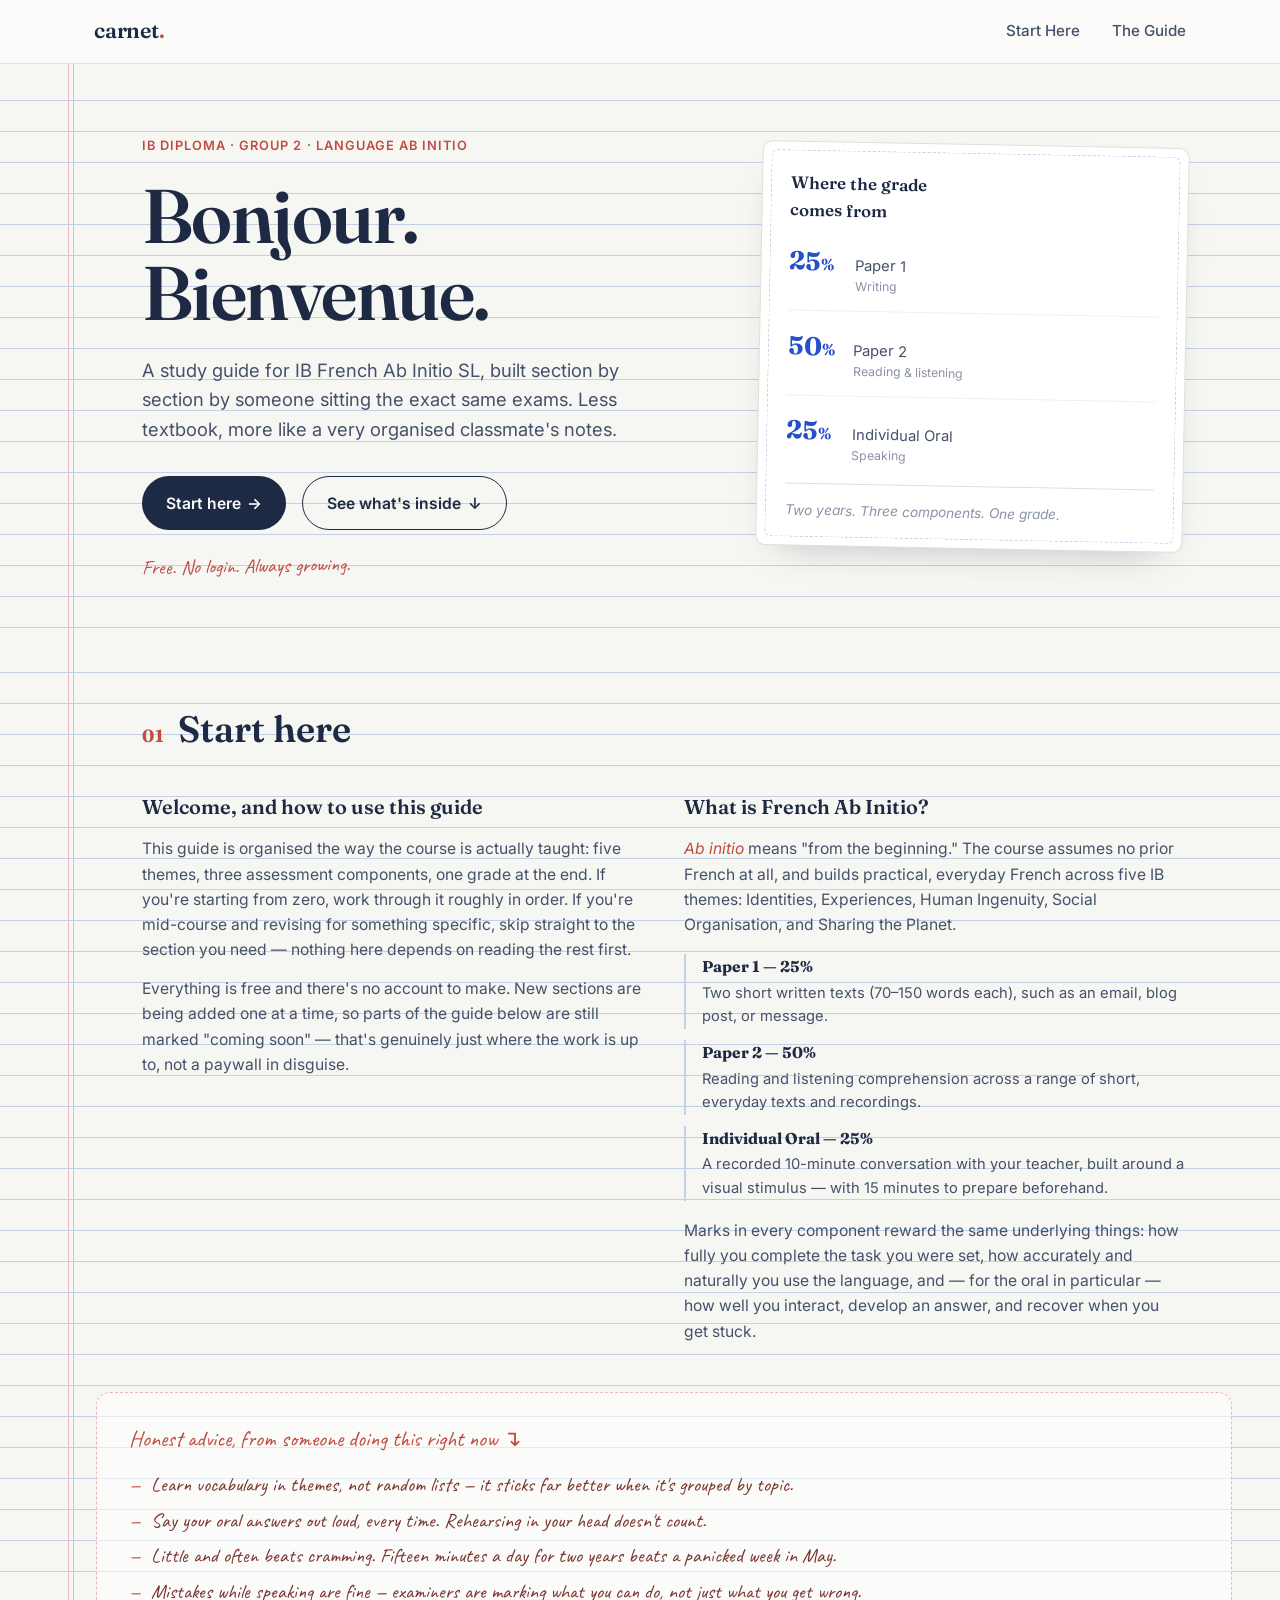
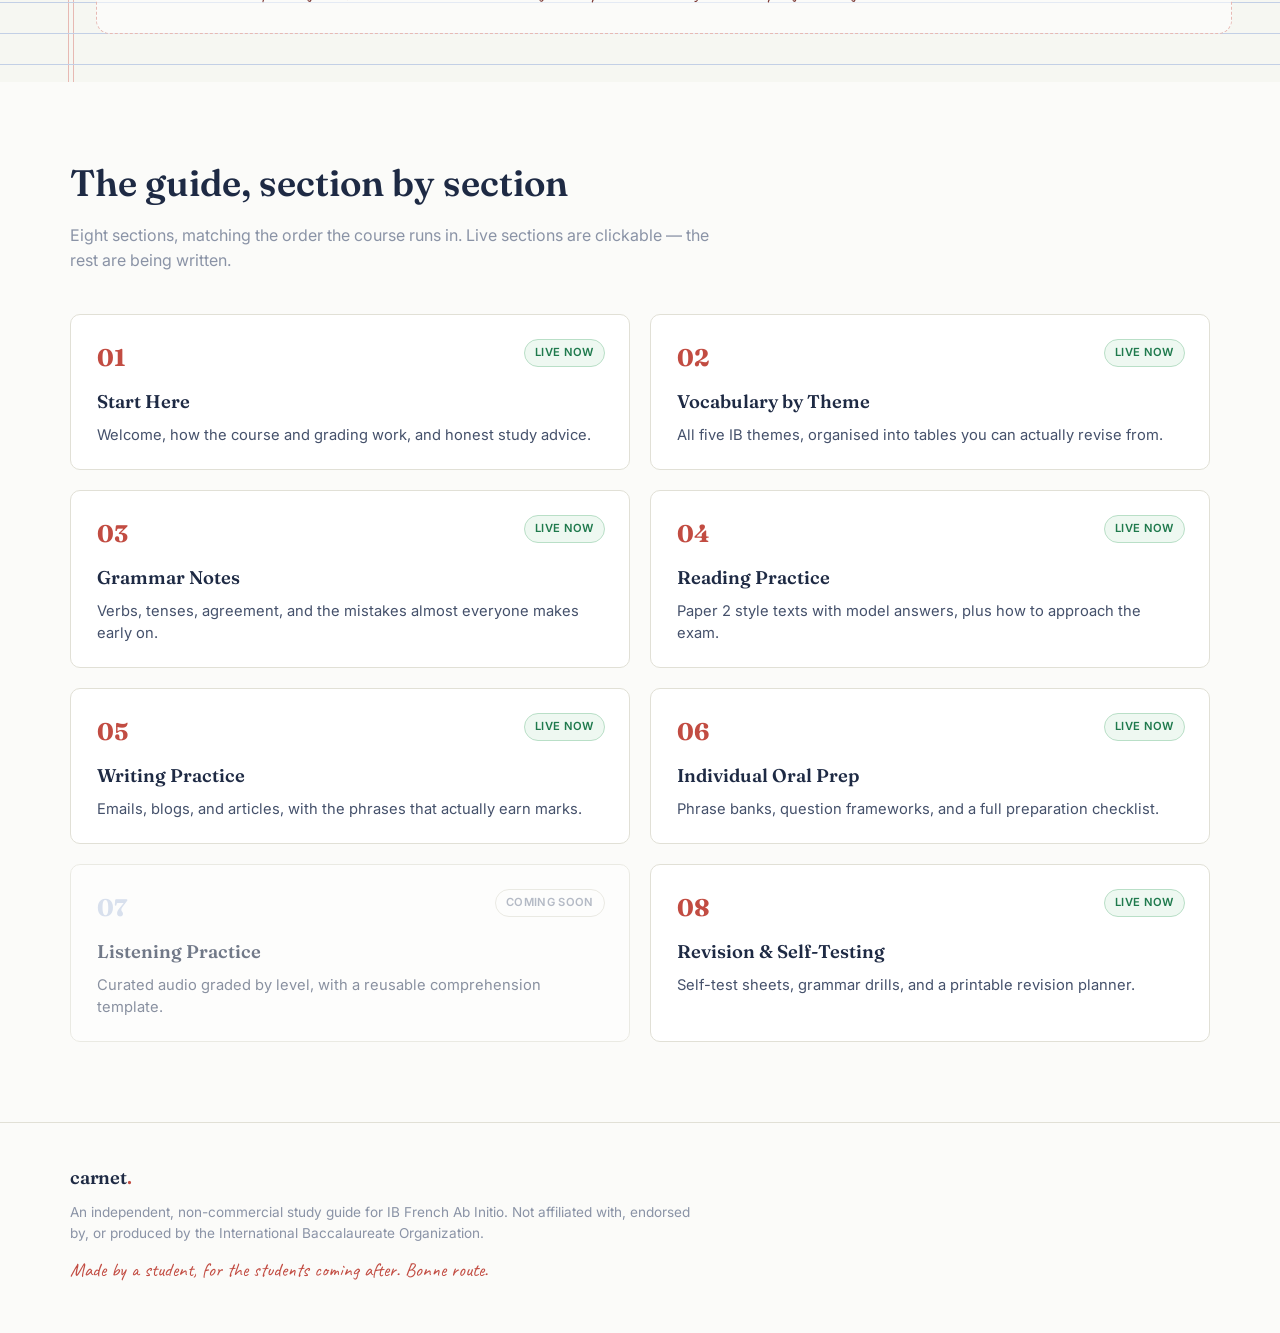
<file: index.html>
<!DOCTYPE html>
<html lang="en">
<head>
<meta charset="UTF-8">
<meta name="viewport" content="width=device-width, initial-scale=1.0">
<title>Carnet — A Study Guide for IB French Ab Initio SL</title>
<meta name="description" content="A free, independent study guide for IB French Ab Initio SL: vocabulary by theme, grammar notes, exam practice, and Individual Oral preparation.">

<link rel="preconnect" href="https://fonts.googleapis.com">
<link rel="preconnect" href="https://fonts.gstatic.com" crossorigin>
<link href="https://fonts.googleapis.com/css2?family=Fraunces:ital,opsz,wght@0,9..144,400;0,9..144,500;0,9..144,600;0,9..144,700;0,9..144,900;1,9..144,500;1,9..144,600&family=Inter:wght@400;500;600;700&family=Caveat:wght@600;700&display=swap" rel="stylesheet">

<style>
/* =========================================================
   Carnet — IB French Ab Initio study guide
   Design language: French school notebook (cahier Seyès
   ruling, red correction-pen ink, Bic-blue accent) rendered
   with editorial type. See design notes at bottom of file.
   ========================================================= */

:root {
  /* colour */
  --paper:        #F6F7F2;
  --paper-flat:   #FBFBF9;
  --card-bg:      #FFFFFF;
  --ink:          #1E2A44;
  --ink-soft:     #45516B;
  --muted:        #8A93A6;
  --rule-blue:    #C3D0E6;
  --rule-red:     #C24C42;
  --rule-red-soft:#E7B9B3;
  --accent-blue:  #2650C7;
  --line:         #E1E0D6;

  /* type */
  --font-display: "Fraunces", Georgia, serif;
  --font-body:    "Inter", -apple-system, BlinkMacSystemFont, "Segoe UI", sans-serif;
  --font-hand:    "Caveat", cursive;

  /* layout */
  --max-w: 1140px;
  --radius: 10px;
}

/* ---------- reset ---------- */
*, *::before, *::after { box-sizing: border-box; }
html { scroll-behavior: smooth; }
@media (prefers-reduced-motion: reduce) {
  html { scroll-behavior: auto; }
  *, *::before, *::after { animation-duration: 0.001ms !important; transition-duration: 0.001ms !important; }
}

body {
  margin: 0;
  background: var(--paper-flat);
  color: var(--ink-soft);
  font-family: var(--font-body);
  font-size: 16px;
  line-height: 1.6;
  -webkit-font-smoothing: antialiased;
}

h1, h2, h3 { font-family: var(--font-display); color: var(--ink); margin: 0; }
p { margin: 0; }
ul { margin: 0; padding: 0; list-style: none; }
a { color: inherit; text-decoration: none; }
img { max-width: 100%; display: block; }
em { color: var(--rule-red); font-style: italic; }

.sr-only {
  position: absolute; width: 1px; height: 1px;
  padding: 0; margin: -1px; overflow: hidden;
  clip: rect(0,0,0,0); white-space: nowrap; border: 0;
}

.skip-link {
  position: absolute; left: -999px; top: 0;
  background: var(--ink); color: var(--paper);
  padding: 0.75rem 1.25rem; z-index: 100;
  border-radius: 0 0 8px 0;
}
.skip-link:focus { left: 0; }

a:focus-visible,
button:focus-visible {
  outline: 2px solid var(--accent-blue);
  outline-offset: 3px;
  border-radius: 4px;
}

/* ---------- notebook ruling (signature element) ---------- */
.notebook-page {
  position: relative;
  background-color: var(--paper);
  background-image:
    repeating-linear-gradient(
      to bottom,
      transparent 0,
      transparent 30px,
      var(--rule-blue) 30px,
      var(--rule-blue) 31px
    ),
    linear-gradient(
      to right,
      transparent 0,
      transparent 68px,
      var(--rule-red-soft) 68px,
      var(--rule-red-soft) 69px,
      transparent 69px,
      transparent 73px,
      var(--rule-red-soft) 73px,
      var(--rule-red-soft) 74px,
      transparent 74px
    );
  background-position: 0 6px, 0 0;
}

@media (max-width: 640px) {
  .notebook-page { background-image:
    repeating-linear-gradient(
      to bottom, transparent 0, transparent 26px,
      var(--rule-blue) 26px, var(--rule-blue) 27px
    );
  }
}

/* ---------- top bar ---------- */
.topbar {
  position: sticky; top: 0; z-index: 50;
  background: rgba(251, 251, 249, 0.9);
  backdrop-filter: blur(6px);
  border-bottom: 1px solid var(--line);
}
.topbar__inner {
  max-width: var(--max-w);
  margin: 0 auto;
  padding: 0.9rem 1.5rem;
  display: flex;
  align-items: center;
  justify-content: space-between;
}

.wordmark {
  font-family: var(--font-display);
  font-weight: 600;
  font-size: 1.35rem;
  letter-spacing: -0.01em;
  color: var(--ink);
}
.wordmark .dot { color: var(--rule-red); }
.wordmark--small { font-size: 1.15rem; }

.topnav { display: flex; gap: 2rem; }
.topnav a {
  font-size: 0.95rem;
  font-weight: 500;
  color: var(--ink-soft);
  position: relative;
  padding-bottom: 2px;
}
.topnav a:hover { color: var(--accent-blue); }
.topnav a::after {
  content: "";
  position: absolute; left: 0; right: 0; bottom: -3px;
  height: 2px; background: var(--rule-red);
  transform: scaleX(0); transform-origin: left;
  transition: transform 0.2s ease;
}
.topnav a:hover::after { transform: scaleX(1); }

.nav-toggle {
  display: none;
  flex-direction: column;
  justify-content: center;
  gap: 5px;
  width: 36px; height: 36px;
  background: none; border: none; cursor: pointer;
}
.nav-toggle span {
  display: block; height: 2px; width: 100%;
  background: var(--ink);
}

@media (max-width: 720px) {
  .nav-toggle { display: flex; }
  .topnav {
    position: absolute; top: 100%; left: 0; right: 0;
    background: var(--paper-flat);
    flex-direction: column;
    gap: 0;
    border-bottom: 1px solid var(--line);
    max-height: 0;
    overflow: hidden;
    transition: max-height 0.25s ease;
  }
  .topnav.is-open { max-height: 200px; }
  .topnav a {
    padding: 1rem 1.5rem;
    border-top: 1px solid var(--line);
  }
  .topnav a::after { display: none; }
}

/* ---------- hero ---------- */
.hero {
  padding: 4.5rem 1.5rem 3.5rem;
}

.hero__row {
  max-width: var(--max-w);
  margin: 0 auto;
  gap: 3rem;
}

.hero__inner { padding-left: 4.5rem; }

.eyebrow {
  font-size: 0.8rem;
  font-weight: 600;
  letter-spacing: 0.08em;
  text-transform: uppercase;
  color: var(--rule-red);
  margin-bottom: 1.25rem;
}

.hero__title {
  font-size: clamp(2.75rem, 6vw, 4.75rem);
  font-weight: 600;
  line-height: 1.02;
  letter-spacing: -0.02em;
  margin-bottom: 1.5rem;
}

.hero__lede {
  max-width: 42em;
  font-size: 1.15rem;
  color: var(--ink-soft);
  margin-bottom: 2rem;
}

.hero__actions {
  display: flex;
  flex-wrap: wrap;
  gap: 1rem;
  margin-bottom: 1.1rem;
}

.btn {
  display: inline-flex;
  align-items: center;
  gap: 0.4rem;
  padding: 0.85rem 1.5rem;
  border-radius: 999px;
  font-weight: 600;
  font-size: 0.98rem;
  transition: transform 0.15s ease, box-shadow 0.15s ease, background 0.15s ease;
}
.btn--primary {
  background: var(--ink);
  color: var(--paper-flat);
}
.btn--primary:hover { background: var(--accent-blue); transform: translateY(-1px); }
.btn--ghost {
  border: 1.5px solid var(--ink);
  color: var(--ink);
}
.btn--ghost:hover { border-color: var(--accent-blue); color: var(--accent-blue); }

.hero__note {
  font-family: var(--font-hand);
  font-size: 1.25rem;
  color: var(--rule-red);
  transform: rotate(-1deg);
}

/* stat card, styled like a stamped index/exam card */
.statcard {
  background: var(--card-bg);
  border: 1px solid var(--line);
  border-radius: var(--radius);
  padding: 1.75rem 1.75rem 1.5rem;
  box-shadow: 0 18px 40px -24px rgba(30, 42, 68, 0.35);
  margin-left: 4.5rem;
  margin-right: 1.5rem;
  position: relative;
  transform: rotate(1.1deg);
}
.statcard::before {
  content: "";
  position: absolute; inset: 8px;
  border: 1px dashed var(--rule-blue);
  border-radius: 6px;
  pointer-events: none;
}
.statcard__title {
  font-family: var(--font-display);
  font-size: 1.05rem;
  font-weight: 600;
  color: var(--ink);
  margin-bottom: 1.1rem;
}
.statcard__list { display: flex; flex-direction: column; gap: 0.9rem; }
.statcard__list li {
  display: flex;
  align-items: baseline;
  gap: 0.9rem;
  padding-bottom: 0.9rem;
  border-bottom: 1px dotted var(--line);
}
.statcard__list li:last-child { border-bottom: none; padding-bottom: 0; }
.statcard__num {
  font-family: var(--font-display);
  font-weight: 700;
  font-size: 1.6rem;
  color: var(--accent-blue);
  min-width: 3.2rem;
}
.statcard__pct { font-size: 1rem; }
.statcard__label {
  font-size: 0.92rem;
  color: var(--ink-soft);
  line-height: 1.35;
}
.statcard__label small { color: var(--muted); }
.statcard__foot {
  margin-top: 1.1rem;
  padding-top: 1rem;
  border-top: 1px solid var(--line);
  font-size: 0.85rem;
  color: var(--muted);
  font-style: italic;
}

@media (min-width: 900px) {
  .hero__row { display: flex; align-items: flex-start; }
  .hero__inner { flex: 1.35; }
  .statcard { flex: 1; margin-top: 0.5rem; }
}
@media (max-width: 899px) {
  .hero__inner { padding-left: 2.25rem; }
  .statcard { margin-left: 2.25rem; margin-right: 0; margin-top: 2.5rem; transform: none; }
}
@media (max-width: 640px) {
  .hero__inner { padding-left: 1.25rem; }
  .statcard { margin-left: 1.25rem; margin-right: 1.25rem; }
}

/* ---------- section heading ---------- */
.section-heading {
  font-size: clamp(1.7rem, 3.2vw, 2.3rem);
  font-weight: 600;
  display: flex;
  align-items: baseline;
  gap: 0.85rem;
  margin-bottom: 0.5rem;
}
.section-heading__num {
  font-size: 1.1rem;
  color: var(--rule-red);
  font-weight: 700;
  letter-spacing: 0.04em;
}

/* ---------- start here ---------- */
.start-here {
  padding: 4rem 1.5rem 3rem;
}
.start-here > * { max-width: var(--max-w); margin-left: auto; margin-right: auto; }
.start-here .section-heading { padding-left: 4.5rem; }

.start-here__grid {
  display: grid;
  grid-template-columns: 1fr 1fr;
  gap: 2.5rem;
  padding-left: 4.5rem;
  padding-right: 1.5rem;
  margin-top: 2rem;
}
.start-here__block h3 {
  font-size: 1.25rem;
  font-weight: 600;
  margin-bottom: 0.85rem;
}
.start-here__block p { margin-bottom: 0.9rem; font-size: 0.98rem; }
.start-here__block p:last-child { margin-bottom: 0; }

.mini-stats { margin: 1.1rem 0; display: flex; flex-direction: column; gap: 0.7rem; }
.mini-stats li {
  font-size: 0.92rem;
  color: var(--ink-soft);
  padding-left: 1rem;
  border-left: 2px solid var(--rule-blue);
}
.mini-stats li strong {
  display: block;
  color: var(--ink);
  font-family: var(--font-display);
  font-size: 0.98rem;
  margin-bottom: 0.15rem;
}

@media (max-width: 899px) {
  .start-here .section-heading,
  .start-here__grid { padding-left: 2.25rem; }
  .start-here__grid { grid-template-columns: 1fr; gap: 2rem; }
}
@media (max-width: 640px) {
  .start-here .section-heading,
  .start-here__grid { padding-left: 1.25rem; padding-right: 1.25rem; }
}

/* marginalia — handwritten red-pen tips */
.marginalia {
  margin-top: 3rem;
  margin-left: 4.5rem;
  margin-right: 1.5rem;
  padding: 1.75rem 2rem;
  border: 1.5px dashed var(--rule-red-soft);
  border-radius: 14px;
  background: rgba(255,255,255,0.55);
}
.marginalia__title {
  font-family: var(--font-hand);
  font-size: 1.4rem;
  color: var(--rule-red);
  margin-bottom: 0.9rem;
}
.marginalia__list { display: flex; flex-direction: column; gap: 0.55rem; }
.marginalia__list li {
  font-family: var(--font-hand);
  font-size: 1.25rem;
  line-height: 1.35;
  color: #7a3530;
  position: relative;
  padding-left: 1.4rem;
}
.marginalia__list li::before {
  content: "—";
  position: absolute; left: 0;
  color: var(--rule-red);
}

@media (max-width: 899px) {
  .marginalia { margin-left: 2.25rem; }
}
@media (max-width: 640px) {
  .marginalia { margin-left: 1.25rem; margin-right: 1.25rem; padding: 1.4rem 1.5rem; }
  .marginalia__list li { font-size: 1.15rem; }
}

/* ---------- sections grid ---------- */
.sections {
  padding: 4.5rem 1.5rem 5rem;
  background: var(--paper-flat);
}
.sections__head,
.card-grid { max-width: var(--max-w); margin: 0 auto; }

.sections__intro {
  margin-top: 0.6rem;
  color: var(--muted);
  font-size: 1rem;
  max-width: 40em;
}

.card-grid {
  margin-top: 2.5rem;
  display: grid;
  grid-template-columns: repeat(2, 1fr);
  gap: 1.25rem;
}

.card {
  position: relative;
  background: var(--card-bg);
  border: 1px solid var(--line);
  border-radius: var(--radius);
  padding: 1.5rem 1.6rem 1.4rem;
  display: block;
  transition: transform 0.15s ease, box-shadow 0.15s ease, border-color 0.15s ease;
}
a.card { cursor: pointer; }
.card[aria-disabled="true"] { opacity: 0.62; }

a.card:hover {
  transform: translateY(-3px);
  border-color: var(--accent-blue);
  box-shadow: 0 18px 34px -24px rgba(30, 42, 68, 0.45);
}

.card__num {
  display: block;
  font-family: var(--font-display);
  font-weight: 700;
  font-size: 1.5rem;
  color: var(--rule-blue);
  margin-bottom: 0.6rem;
}
.card--live .card__num { color: var(--rule-red); }

.card__badge {
  position: absolute;
  top: 1.5rem; right: 1.5rem;
  font-size: 0.7rem;
  font-weight: 600;
  letter-spacing: 0.03em;
  text-transform: uppercase;
  color: var(--muted);
  border: 1px solid var(--line);
  border-radius: 999px;
  padding: 0.25rem 0.65rem;
}
.card__badge--live {
  color: #1F7A4D;
  border-color: #B9DFC7;
  background: #EEF8F1;
}

.card__title {
  font-size: 1.15rem;
  font-weight: 600;
  margin-bottom: 0.5rem;
  padding-right: 5.5rem;
}
.card__desc {
  font-size: 0.92rem;
  color: var(--ink-soft);
  line-height: 1.5;
}

@media (max-width: 720px) {
  .card-grid { grid-template-columns: 1fr; }
  .card__title { padding-right: 6rem; }
}

/* ---------- footer ---------- */
.footer {
  border-top: 1px solid var(--line);
  padding: 2.5rem 1.5rem 3rem;
  background: var(--paper-flat);
}
.footer__inner {
  max-width: var(--max-w);
  margin: 0 auto;
  display: flex;
  flex-direction: column;
  gap: 0.6rem;
}
.footer__text {
  font-size: 0.85rem;
  color: var(--muted);
  max-width: 46em;
}
.footer__signoff {
  font-family: var(--font-hand);
  font-size: 1.2rem;
  color: var(--rule-red);
}

/* ---------- sub-page breadcrumb ---------- */
.breadcrumb {
  display: block;
  max-width: var(--max-w);
  margin: 1.5rem auto 0;
  padding: 0 1.5rem;
  font-size: 0.9rem;
  font-weight: 500;
  color: var(--ink-soft);
}
.breadcrumb:hover { color: var(--accent-blue); }

/* ---------- sub-page hero (smaller version of homepage hero) ---------- */
.page-hero {
  padding: 2.5rem 1.5rem 3rem;
}
.page-hero__inner {
  max-width: var(--max-w);
  margin: 0 auto;
  padding-left: 4.5rem;
}
.page-hero__title {
  font-size: clamp(2.2rem, 4.5vw, 3.4rem);
  font-weight: 600;
  letter-spacing: -0.02em;
  margin-bottom: 1.1rem;
}
.page-hero__lede {
  max-width: 46em;
  font-size: 1.08rem;
  color: var(--ink-soft);
}
@media (max-width: 899px) {
  .page-hero__inner { padding-left: 2.25rem; }
}
@media (max-width: 640px) {
  .page-hero__inner { padding-left: 1.25rem; }
}

/* ---------- jump nav (in-page anchor links) ---------- */
.jump-nav {
  max-width: var(--max-w);
  margin: 0 auto;
  padding: 0 1.5rem 2.5rem 6rem;
  display: flex;
  flex-wrap: wrap;
  gap: 0.6rem 1.2rem;
}
.jump-nav a {
  font-size: 0.88rem;
  font-weight: 600;
  color: var(--accent-blue);
  border-bottom: 1px dotted var(--accent-blue);
  padding-bottom: 1px;
}
.jump-nav a:hover { color: var(--rule-red); border-color: var(--rule-red); }
@media (max-width: 899px) {
  .jump-nav { padding-left: 3.75rem; }
}
@media (max-width: 640px) {
  .jump-nav { padding-left: 1.75rem; }
}

/* ---------- theme topic blocks + vocab tables ---------- */
.topic {
  max-width: var(--max-w);
  margin: 0 auto;
  padding: 2.75rem 1.5rem 0 6rem;
  scroll-margin-top: 5.5rem;
}
.topic:last-of-type { padding-bottom: 3rem; }
@media (max-width: 899px) {
  .topic { padding-left: 3.75rem; }
}
@media (max-width: 640px) {
  .topic { padding-left: 1.75rem; padding-right: 1.25rem; }
}

.topic__title {
  font-size: 1.4rem;
  font-weight: 600;
  margin-bottom: 1.1rem;
  display: flex;
  align-items: baseline;
  gap: 0.6rem;
}
.topic__title span {
  font-family: var(--font-hand);
  font-size: 1.15rem;
  color: var(--rule-red);
}

.topic__sublabel {
  font-family: var(--font-display);
  font-weight: 600;
  font-size: 0.95rem;
  color: var(--ink);
  margin: 1.75rem 0 0.75rem;
}
.topic__sublabel:first-of-type { margin-top: 0; }

.table-scroll {
  max-width: 880px;
  overflow-x: auto;
  -webkit-overflow-scrolling: touch;
  border-radius: var(--radius);
}

.vocab-table {
  width: 100%;
  max-width: 880px;
  border-collapse: collapse;
  background: var(--card-bg);
  border: 1px solid var(--line);
  border-radius: var(--radius);
  overflow: hidden;
}.vocab-table th {
  text-align: left;
  font-family: var(--font-display);
  font-size: 0.85rem;
  font-weight: 600;
  color: var(--ink);
  background: var(--paper);
  padding: 0.7rem 1.1rem;
  border-bottom: 1px solid var(--line);
}
.vocab-table td {
  padding: 0.65rem 1.1rem;
  font-size: 0.95rem;
  color: var(--ink-soft);
  border-bottom: 1px solid var(--line);
  vertical-align: top;
}
.vocab-table tr:last-child td { border-bottom: none; }
.vocab-table td.fr { font-weight: 600; color: var(--ink); white-space: nowrap; }
.vocab-table th:nth-child(3), .vocab-table td:nth-child(3) { width: 34%; }
.vocab-table td.blank {
  position: relative;
}
.vocab-table td.blank::after {
  content: "";
  display: block;
  height: 1px;
  margin-top: 1.3rem;
  background-image: linear-gradient(to right, var(--rule-blue) 60%, transparent 0%);
  background-size: 8px 1px;
  background-repeat: repeat-x;
}

@media (max-width: 640px) {
  .vocab-table { font-size: 0.85rem; min-width: 560px; }
  .vocab-table th, .vocab-table td { padding: 0.55rem 0.7rem; }
  .table-scroll { border: 1px solid var(--line); }
  .table-scroll .vocab-table { border: none; border-radius: 0; }
}

/* =========================================================
   Design notes (kept for future passes):
   Signature = cahier Seyès ruling (horizontal rule + double
   red margin) applied only to the "written" sections (hero,
   start-here), left plain for the sitemap/card grid — so the
   notebook motif reads as a place, not a texture slapped on
   everything. Handwriting face reserved strictly for the
   red-ink marginalia, never for real content, so it stays a
   garnish rather than a readability problem.
   ========================================================= */

</style>
</head>
<body>

<a class="skip-link" href="#main">Skip to content</a>

<header class="topbar">
  <div class="topbar__inner">
    <a href="#top" class="wordmark">carnet<span class="dot">.</span></a>

    <button class="nav-toggle" id="navToggle" aria-expanded="false" aria-controls="topnav">
      <span></span><span></span><span></span>
      <span class="sr-only">Menu</span>
    </button>

    <nav class="topnav" id="topnav" aria-label="Primary">
      <a href="#start-here">Start Here</a>
      <a href="#sections">The Guide</a>
    </nav>
  </div>
</header>

<main id="main">

  <section class="hero notebook-page" id="top">
    <div class="hero__row">
      <div class="hero__inner">
        <p class="eyebrow">IB Diploma · Group 2 · Language Ab Initio</p>
        <h1 class="hero__title">Bonjour.<br>Bienvenue.</h1>
        <p class="hero__lede">A study guide for IB French Ab Initio SL, built section by section by someone sitting the exact same exams. Less textbook, more like a very organised classmate's notes.</p>

        <div class="hero__actions">
          <a class="btn btn--primary" href="#start-here">Start here <span aria-hidden="true">→</span></a>
          <a class="btn btn--ghost" href="#sections">See what's inside <span aria-hidden="true">↓</span></a>
        </div>

        <p class="hero__note">Free. No login. Always growing.</p>
      </div>

      <aside class="statcard" aria-label="How the final grade is calculated">
        <p class="statcard__title">Where the grade<br>comes from</p>
        <ul class="statcard__list">
          <li>
            <span class="statcard__num">25<span class="statcard__pct">%</span></span>
            <span class="statcard__label">Paper 1<br><small>Writing</small></span>
          </li>
          <li>
            <span class="statcard__num">50<span class="statcard__pct">%</span></span>
            <span class="statcard__label">Paper 2<br><small>Reading &amp; listening</small></span>
          </li>
          <li>
            <span class="statcard__num">25<span class="statcard__pct">%</span></span>
            <span class="statcard__label">Individual Oral<br><small>Speaking</small></span>
          </li>
        </ul>
        <p class="statcard__foot">Two years. Three components. One grade.</p>
      </aside>
    </div>
  </section>

  <section class="start-here notebook-page" id="start-here">
    <h2 class="section-heading"><span class="section-heading__num">01</span> Start here</h2>

    <div class="start-here__grid">

      <article class="start-here__block">
        <h3>Welcome, and how to use this guide</h3>
        <p>This guide is organised the way the course is actually taught: five themes, three assessment components, one grade at the end. If you're starting from zero, work through it roughly in order. If you're mid-course and revising for something specific, skip straight to the section you need — nothing here depends on reading the rest first.</p>
        <p>Everything is free and there's no account to make. New sections are being added one at a time, so parts of the guide below are still marked "coming soon" — that's genuinely just where the work is up to, not a paywall in disguise.</p>
      </article>

      <article class="start-here__block">
        <h3>What is French Ab Initio?</h3>
        <p><em>Ab initio</em> means "from the beginning." The course assumes no prior French at all, and builds practical, everyday French across five IB themes: Identities, Experiences, Human Ingenuity, Social Organisation, and Sharing the Planet.</p>

        <ul class="mini-stats">
          <li><strong>Paper 1 — 25%</strong><span>Two short written texts (70–150 words each), such as an email, blog post, or message.</span></li>
          <li><strong>Paper 2 — 50%</strong><span>Reading and listening comprehension across a range of short, everyday texts and recordings.</span></li>
          <li><strong>Individual Oral — 25%</strong><span>A recorded 10-minute conversation with your teacher, built around a visual stimulus — with 15 minutes to prepare beforehand.</span></li>
        </ul>

        <p>Marks in every component reward the same underlying things: how fully you complete the task you were set, how accurately and naturally you use the language, and — for the oral in particular — how well you interact, develop an answer, and recover when you get stuck.</p>
      </article>

    </div>

    <div class="marginalia" aria-label="Study advice">
      <p class="marginalia__title">Honest advice, from someone doing this right now <span aria-hidden="true">↴</span></p>
      <ul class="marginalia__list">
        <li>Learn vocabulary in themes, not random lists — it sticks far better when it's grouped by topic.</li>
        <li>Say your oral answers out loud, every time. Rehearsing in your head doesn't count.</li>
        <li>Little and often beats cramming. Fifteen minutes a day for two years beats a panicked week in May.</li>
        <li>Mistakes while speaking are fine — examiners are marking what you can do, not just what you get wrong.</li>
      </ul>
    </div>
  </section>

  <section class="sections" id="sections">
    <div class="sections__head">
      <h2 class="section-heading">The guide, section by section</h2>
      <p class="sections__intro">Eight sections, matching the order the course runs in. Live sections are clickable — the rest are being written.</p>
    </div>

    <div class="card-grid">

      <a class="card card--live" href="#start-here">
        <span class="card__num">01</span>
        <span class="card__badge card__badge--live">Live now</span>
        <h3 class="card__title">Start Here</h3>
        <p class="card__desc">Welcome, how the course and grading work, and honest study advice.</p>
      </a>

      <a class="card card--live" href="vocabulary.html">
        <span class="card__num">02</span>
        <span class="card__badge card__badge--live">Live now</span>
        <h3 class="card__title">Vocabulary by Theme</h3>
        <p class="card__desc">All five IB themes, organised into tables you can actually revise from.</p>
      </a>

      <a class="card card--live" href="grammar.html">
        <span class="card__num">03</span>
        <span class="card__badge card__badge--live">Live now</span>
        <h3 class="card__title">Grammar Notes</h3>
        <p class="card__desc">Verbs, tenses, agreement, and the mistakes almost everyone makes early on.</p>
      </a>

      <a class="card card--live" href="reading-practice.html">
        <span class="card__num">04</span>
        <span class="card__badge card__badge--live">Live now</span>
        <h3 class="card__title">Reading Practice</h3>
        <p class="card__desc">Paper 2 style texts with model answers, plus how to approach the exam.</p>
      </a>

      <a class="card card--live" href="writing-practice.html">
        <span class="card__num">05</span>
        <span class="card__badge card__badge--live">Live now</span>
        <h3 class="card__title">Writing Practice</h3>
        <p class="card__desc">Emails, blogs, and articles, with the phrases that actually earn marks.</p>
      </a>

      <a class="card card--live" href="individual-oral-prep.html">
        <span class="card__num">06</span>
        <span class="card__badge card__badge--live">Live now</span>
        <h3 class="card__title">Individual Oral Prep</h3>
        <p class="card__desc">Phrase banks, question frameworks, and a full preparation checklist.</p>
      </a>

      <div class="card" aria-disabled="true">
        <span class="card__num">07</span>
        <span class="card__badge">Coming soon</span>
        <h3 class="card__title">Listening Practice</h3>
        <p class="card__desc">Curated audio graded by level, with a reusable comprehension template.</p>
      </div>

      <a class="card card--live" href="revision-self-testing.html">
        <span class="card__num">08</span>
        <span class="card__badge card__badge--live">Live now</span>
        <h3 class="card__title">Revision &amp; Self-Testing</h3>
        <p class="card__desc">Self-test sheets, grammar drills, and a printable revision planner.</p>
      </a>

    </div>
  </section>

</main>

<footer class="footer">
  <div class="footer__inner">
    <a href="#top" class="wordmark wordmark--small">carnet<span class="dot">.</span></a>
    <p class="footer__text">An independent, non-commercial study guide for IB French Ab Initio. Not affiliated with, endorsed by, or produced by the International Baccalaureate Organization.</p>
    <p class="footer__signoff">Made by a student, for the students coming after. Bonne route.</p>
  </div>
</footer>

<script>
(function () {
  const toggle = document.getElementById('navToggle');
  const nav = document.getElementById('topnav');
  if (!toggle || !nav) return;

  toggle.addEventListener('click', function () {
    const isOpen = nav.classList.toggle('is-open');
    toggle.setAttribute('aria-expanded', isOpen ? 'true' : 'false');
  });

  nav.querySelectorAll('a').forEach(function (link) {
    link.addEventListener('click', function () {
      nav.classList.remove('is-open');
      toggle.setAttribute('aria-expanded', 'false');
    });
  });
})();

</script>
</body>
</html>
</file>
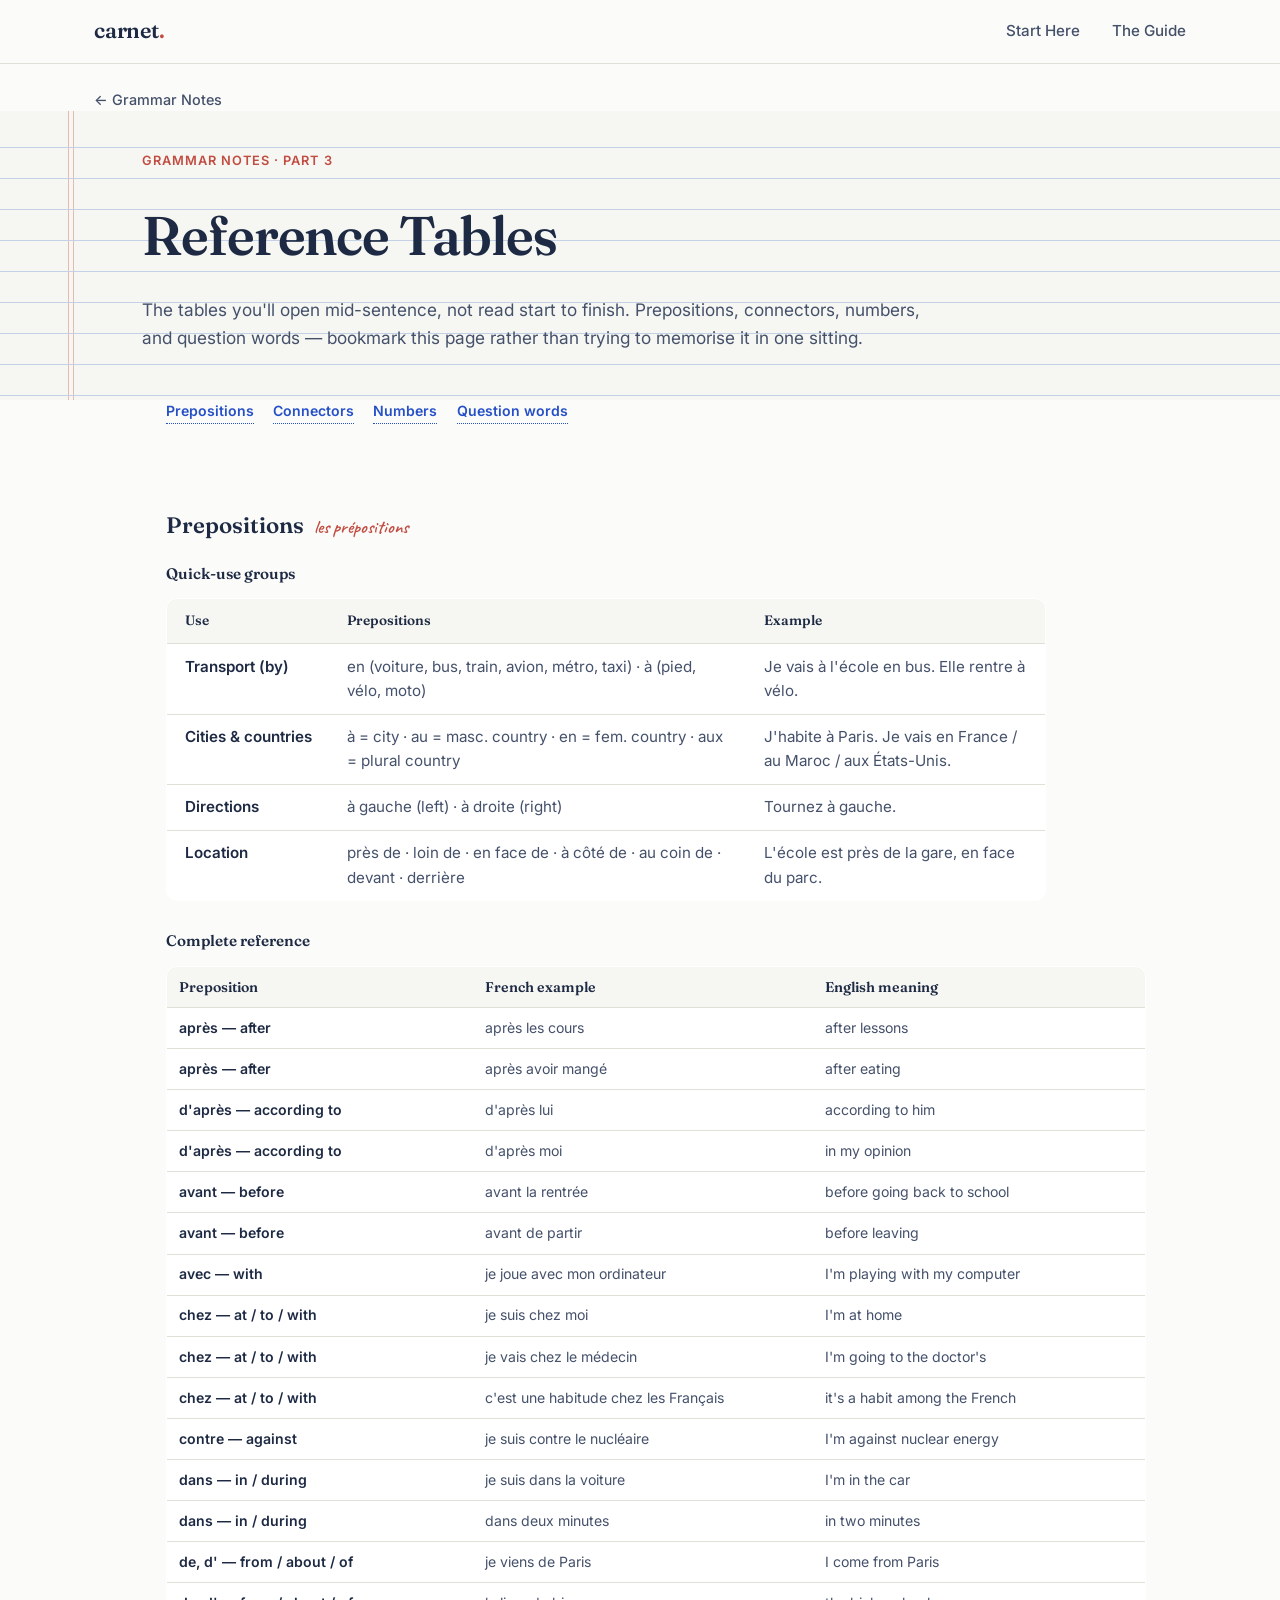
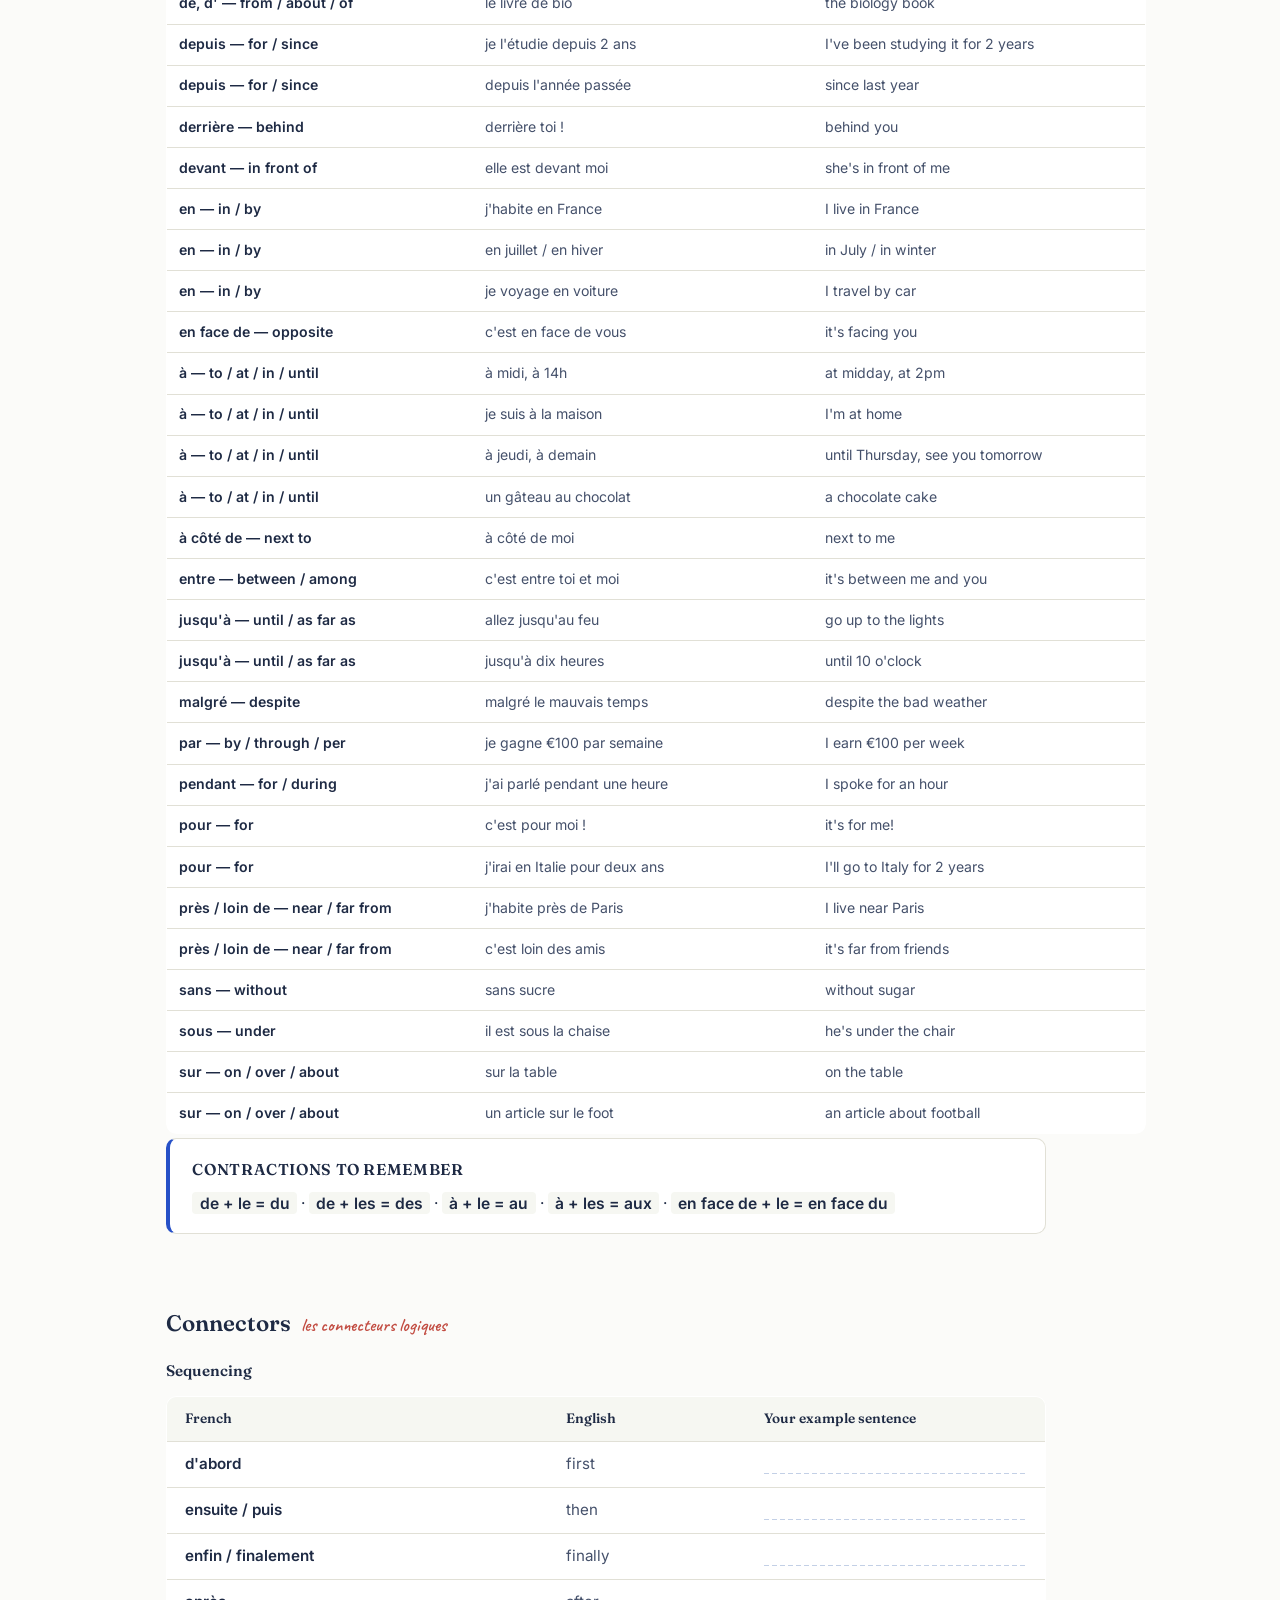
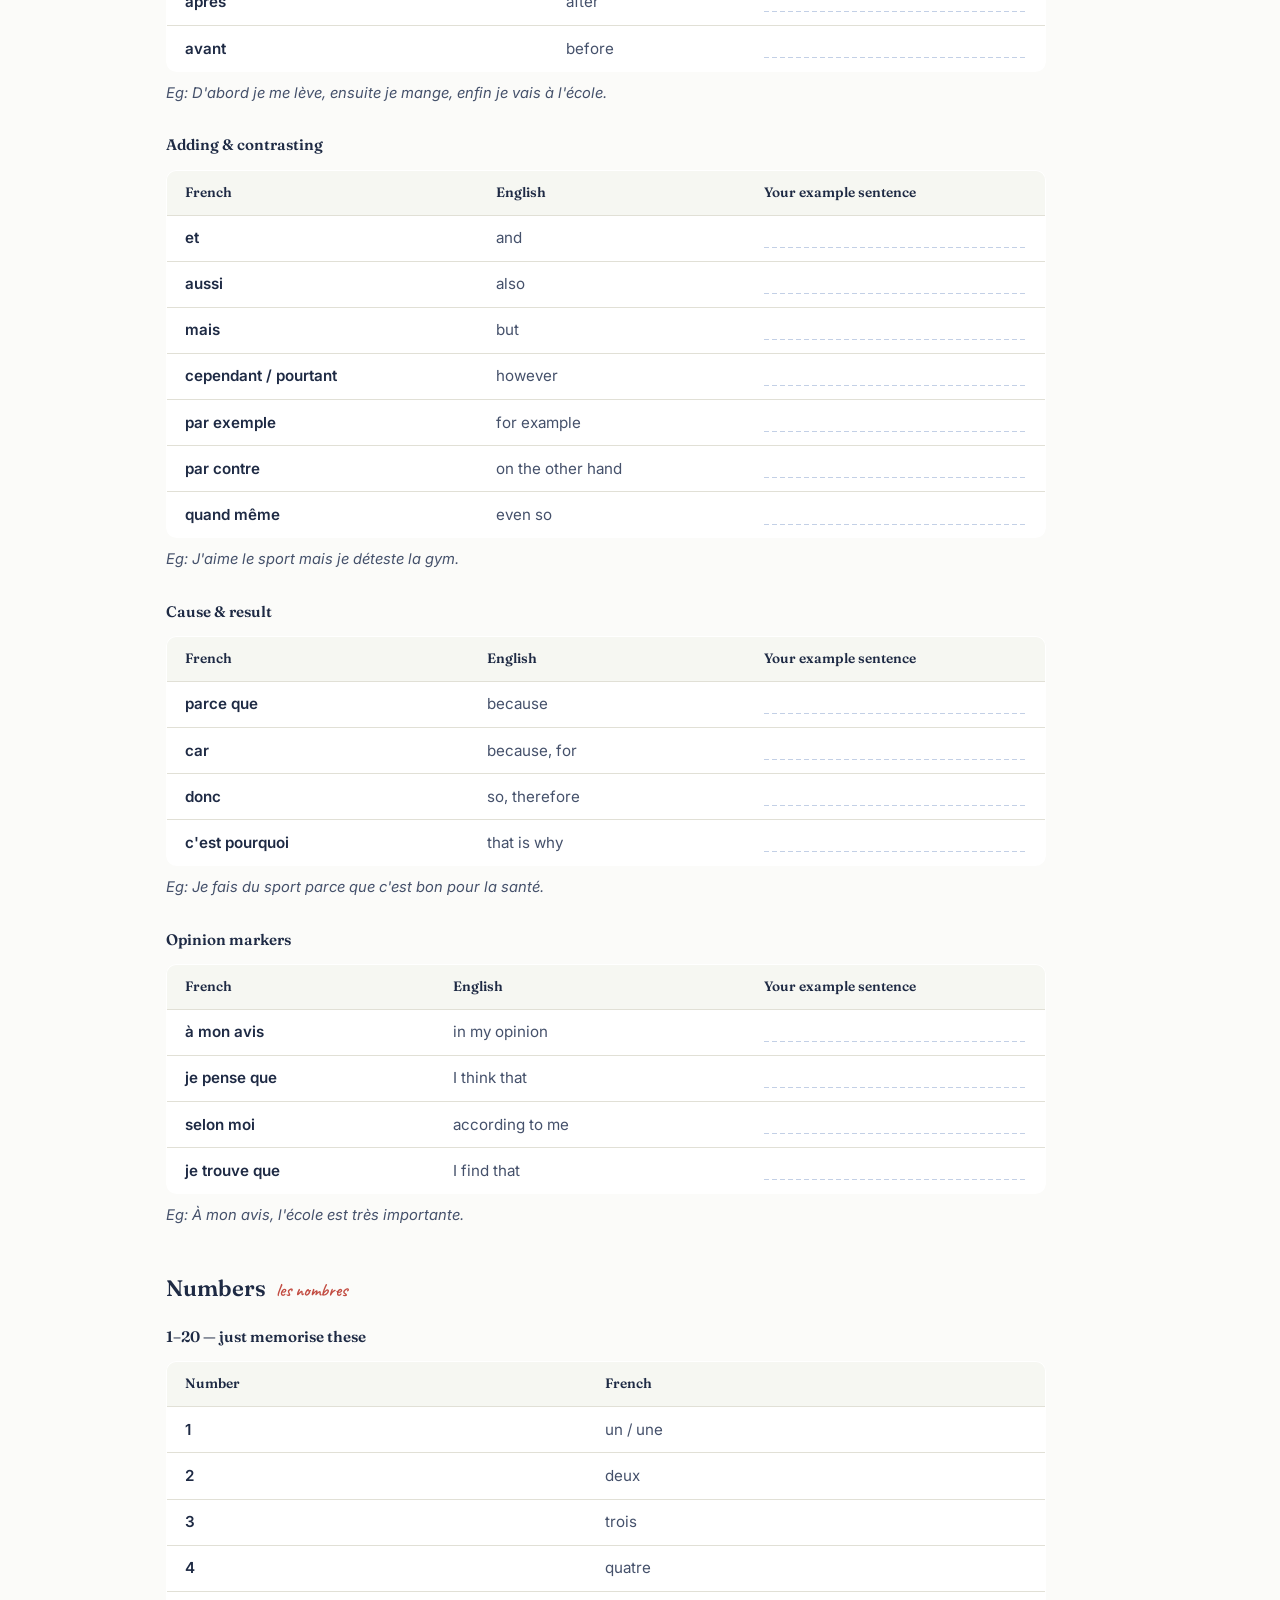
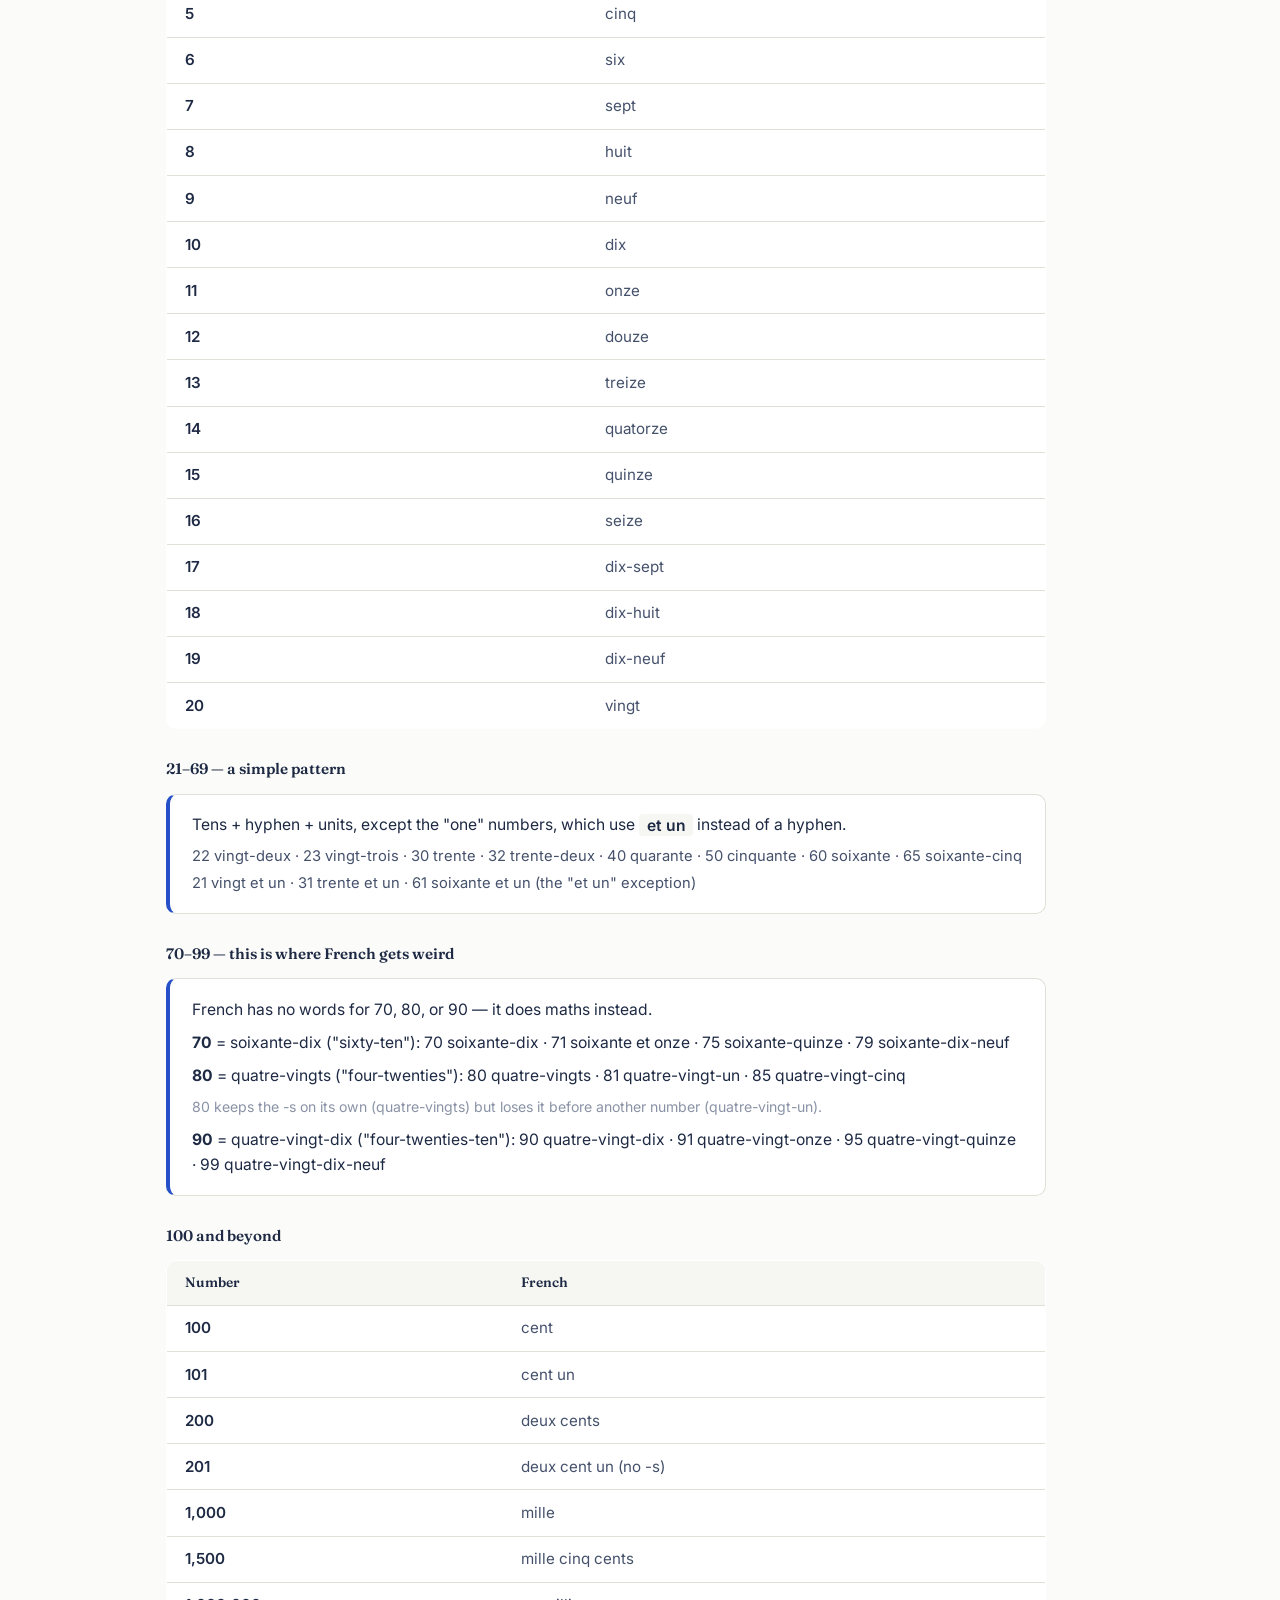
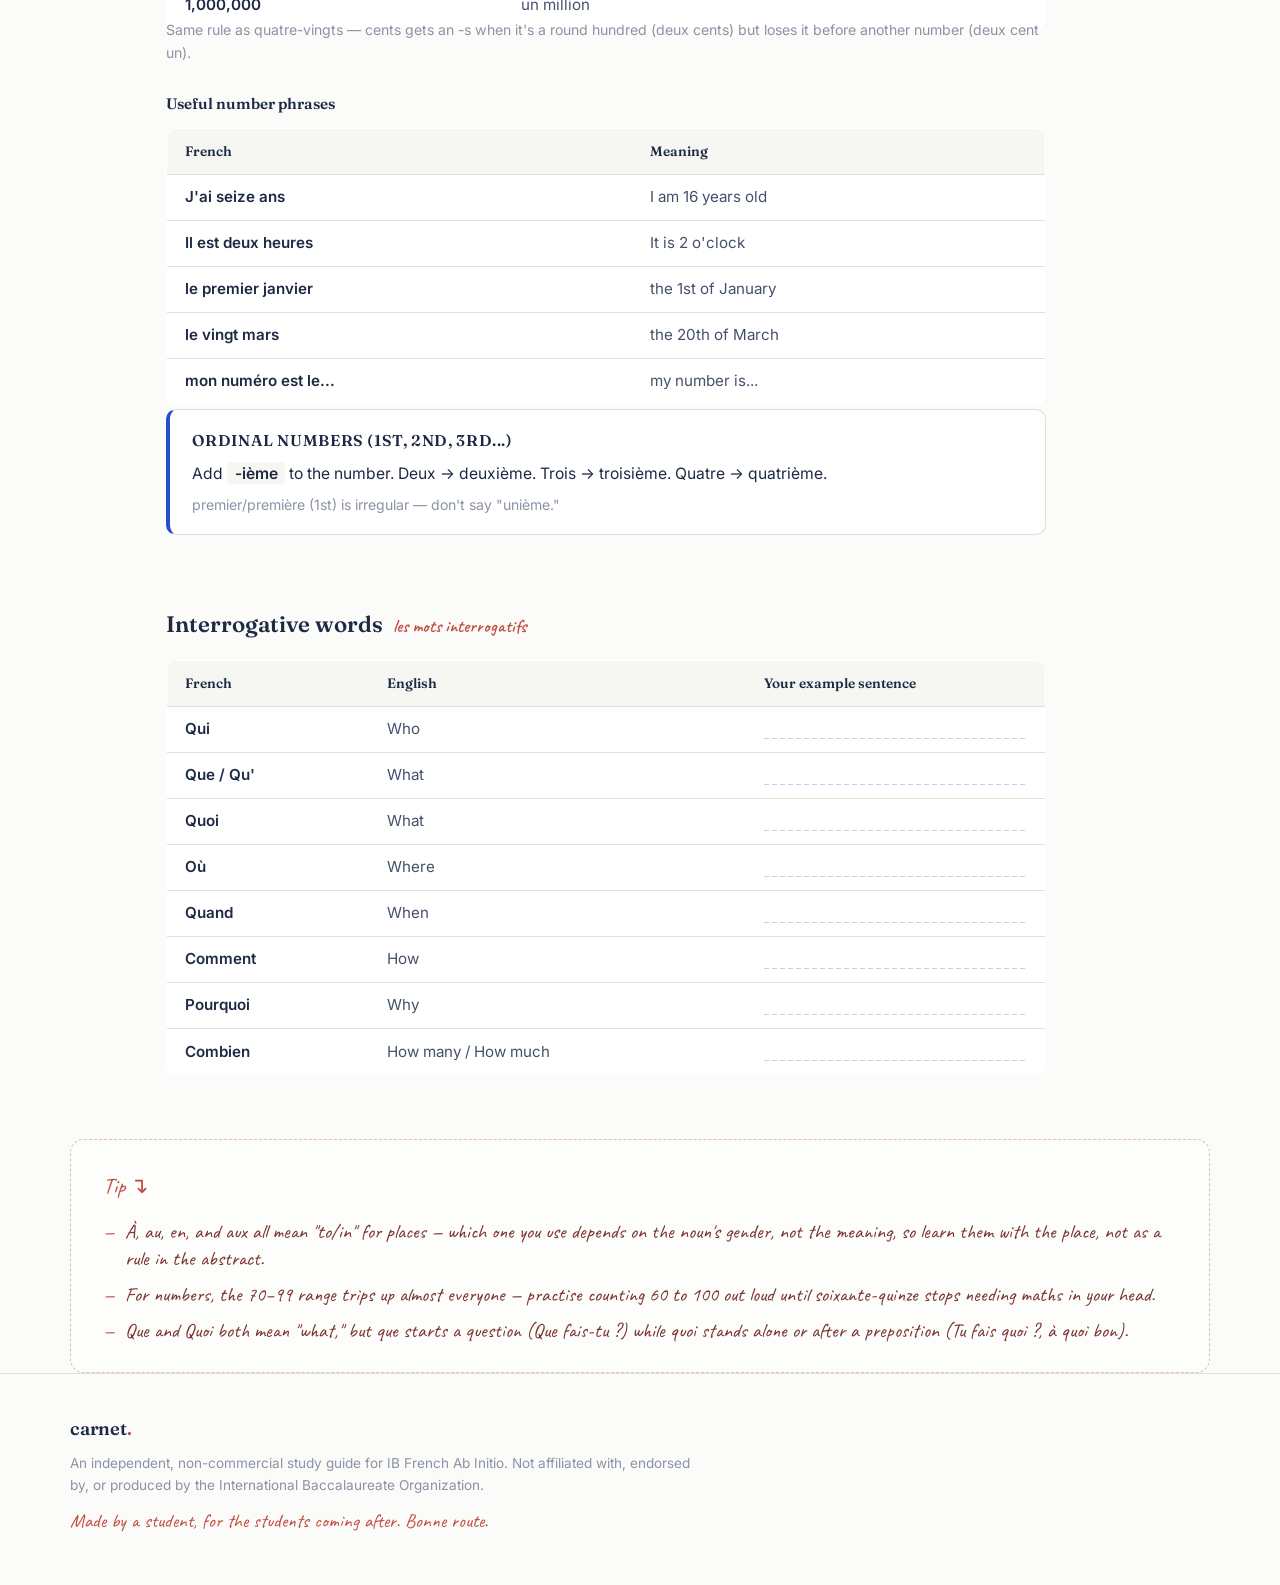
<file: grammar-reference.html>
<!DOCTYPE html>
<html lang="en">
<head>
<meta charset="UTF-8">
<meta name="viewport" content="width=device-width, initial-scale=1.0">
<title>Reference Tables — Grammar Notes | Carnet, IB French Ab Initio Guide</title>
<meta name="description" content="IB French Ab Initio quick-reference tables: prepositions, connectors, numbers 1–1,000,000, and interrogative words.">

<link rel="preconnect" href="https://fonts.googleapis.com">
<link rel="preconnect" href="https://fonts.gstatic.com" crossorigin>
<link href="https://fonts.googleapis.com/css2?family=Fraunces:ital,opsz,wght@0,9..144,400;0,9..144,500;0,9..144,600;0,9..144,700;0,9..144,900;1,9..144,500;1,9..144,600&family=Inter:wght@400;500;600;700&family=Caveat:wght@600;700&display=swap" rel="stylesheet">

<style>
/* =========================================================
   Carnet — IB French Ab Initio study guide
   Design language: French school notebook (cahier Seyès
   ruling, red correction-pen ink, Bic-blue accent) rendered
   with editorial type. See design notes at bottom of file.
   ========================================================= */

:root {
  /* colour */
  --paper:        #F6F7F2;
  --paper-flat:   #FBFBF9;
  --card-bg:      #FFFFFF;
  --ink:          #1E2A44;
  --ink-soft:     #45516B;
  --muted:        #8A93A6;
  --rule-blue:    #C3D0E6;
  --rule-red:     #C24C42;
  --rule-red-soft:#E7B9B3;
  --accent-blue:  #2650C7;
  --line:         #E1E0D6;

  /* type */
  --font-display: "Fraunces", Georgia, serif;
  --font-body:    "Inter", -apple-system, BlinkMacSystemFont, "Segoe UI", sans-serif;
  --font-hand:    "Caveat", cursive;

  /* layout */
  --max-w: 1140px;
  --radius: 10px;
}

/* ---------- reset ---------- */
*, *::before, *::after { box-sizing: border-box; }
html { scroll-behavior: smooth; }
@media (prefers-reduced-motion: reduce) {
  html { scroll-behavior: auto; }
  *, *::before, *::after { animation-duration: 0.001ms !important; transition-duration: 0.001ms !important; }
}

body {
  margin: 0;
  background: var(--paper-flat);
  color: var(--ink-soft);
  font-family: var(--font-body);
  font-size: 16px;
  line-height: 1.6;
  -webkit-font-smoothing: antialiased;
}

h1, h2, h3 { font-family: var(--font-display); color: var(--ink); margin: 0; }
p { margin: 0; }
ul { margin: 0; padding: 0; list-style: none; }
a { color: inherit; text-decoration: none; }
img { max-width: 100%; display: block; }
em { color: var(--rule-red); font-style: italic; }

.sr-only {
  position: absolute; width: 1px; height: 1px;
  padding: 0; margin: -1px; overflow: hidden;
  clip: rect(0,0,0,0); white-space: nowrap; border: 0;
}

.skip-link {
  position: absolute; left: -999px; top: 0;
  background: var(--ink); color: var(--paper);
  padding: 0.75rem 1.25rem; z-index: 100;
  border-radius: 0 0 8px 0;
}
.skip-link:focus { left: 0; }

a:focus-visible,
button:focus-visible {
  outline: 2px solid var(--accent-blue);
  outline-offset: 3px;
  border-radius: 4px;
}

/* ---------- notebook ruling (signature element) ---------- */
.notebook-page {
  position: relative;
  background-color: var(--paper);
  background-image:
    repeating-linear-gradient(
      to bottom,
      transparent 0,
      transparent 30px,
      var(--rule-blue) 30px,
      var(--rule-blue) 31px
    ),
    linear-gradient(
      to right,
      transparent 0,
      transparent 68px,
      var(--rule-red-soft) 68px,
      var(--rule-red-soft) 69px,
      transparent 69px,
      transparent 73px,
      var(--rule-red-soft) 73px,
      var(--rule-red-soft) 74px,
      transparent 74px
    );
  background-position: 0 6px, 0 0;
}

@media (max-width: 640px) {
  .notebook-page { background-image:
    repeating-linear-gradient(
      to bottom, transparent 0, transparent 26px,
      var(--rule-blue) 26px, var(--rule-blue) 27px
    );
  }
}

/* ---------- top bar ---------- */
.topbar {
  position: sticky; top: 0; z-index: 50;
  background: rgba(251, 251, 249, 0.9);
  backdrop-filter: blur(6px);
  border-bottom: 1px solid var(--line);
}
.topbar__inner {
  max-width: var(--max-w);
  margin: 0 auto;
  padding: 0.9rem 1.5rem;
  display: flex;
  align-items: center;
  justify-content: space-between;
}

.wordmark {
  font-family: var(--font-display);
  font-weight: 600;
  font-size: 1.35rem;
  letter-spacing: -0.01em;
  color: var(--ink);
}
.wordmark .dot { color: var(--rule-red); }
.wordmark--small { font-size: 1.15rem; }

.topnav { display: flex; gap: 2rem; }
.topnav a {
  font-size: 0.95rem;
  font-weight: 500;
  color: var(--ink-soft);
  position: relative;
  padding-bottom: 2px;
}
.topnav a:hover { color: var(--accent-blue); }
.topnav a::after {
  content: "";
  position: absolute; left: 0; right: 0; bottom: -3px;
  height: 2px; background: var(--rule-red);
  transform: scaleX(0); transform-origin: left;
  transition: transform 0.2s ease;
}
.topnav a:hover::after { transform: scaleX(1); }

.nav-toggle {
  display: none;
  flex-direction: column;
  justify-content: center;
  gap: 5px;
  width: 36px; height: 36px;
  background: none; border: none; cursor: pointer;
}
.nav-toggle span {
  display: block; height: 2px; width: 100%;
  background: var(--ink);
}

@media (max-width: 720px) {
  .nav-toggle { display: flex; }
  .topnav {
    position: absolute; top: 100%; left: 0; right: 0;
    background: var(--paper-flat);
    flex-direction: column;
    gap: 0;
    border-bottom: 1px solid var(--line);
    max-height: 0;
    overflow: hidden;
    transition: max-height 0.25s ease;
  }
  .topnav.is-open { max-height: 200px; }
  .topnav a {
    padding: 1rem 1.5rem;
    border-top: 1px solid var(--line);
  }
  .topnav a::after { display: none; }
}

/* ---------- hero ---------- */
.hero {
  padding: 4.5rem 1.5rem 3.5rem;
}

.hero__row {
  max-width: var(--max-w);
  margin: 0 auto;
  gap: 3rem;
}

.hero__inner { padding-left: 4.5rem; }

.eyebrow {
  font-size: 0.8rem;
  font-weight: 600;
  letter-spacing: 0.08em;
  text-transform: uppercase;
  color: var(--rule-red);
  margin-bottom: 1.25rem;
}

.hero__title {
  font-size: clamp(2.75rem, 6vw, 4.75rem);
  font-weight: 600;
  line-height: 1.02;
  letter-spacing: -0.02em;
  margin-bottom: 1.5rem;
}

.hero__lede {
  max-width: 42em;
  font-size: 1.15rem;
  color: var(--ink-soft);
  margin-bottom: 2rem;
}

.hero__actions {
  display: flex;
  flex-wrap: wrap;
  gap: 1rem;
  margin-bottom: 1.1rem;
}

.btn {
  display: inline-flex;
  align-items: center;
  gap: 0.4rem;
  padding: 0.85rem 1.5rem;
  border-radius: 999px;
  font-weight: 600;
  font-size: 0.98rem;
  transition: transform 0.15s ease, box-shadow 0.15s ease, background 0.15s ease;
}
.btn--primary {
  background: var(--ink);
  color: var(--paper-flat);
}
.btn--primary:hover { background: var(--accent-blue); transform: translateY(-1px); }
.btn--ghost {
  border: 1.5px solid var(--ink);
  color: var(--ink);
}
.btn--ghost:hover { border-color: var(--accent-blue); color: var(--accent-blue); }

.hero__note {
  font-family: var(--font-hand);
  font-size: 1.25rem;
  color: var(--rule-red);
  transform: rotate(-1deg);
}

/* stat card, styled like a stamped index/exam card */
.statcard {
  background: var(--card-bg);
  border: 1px solid var(--line);
  border-radius: var(--radius);
  padding: 1.75rem 1.75rem 1.5rem;
  box-shadow: 0 18px 40px -24px rgba(30, 42, 68, 0.35);
  margin-left: 4.5rem;
  margin-right: 1.5rem;
  position: relative;
  transform: rotate(1.1deg);
}
.statcard::before {
  content: "";
  position: absolute; inset: 8px;
  border: 1px dashed var(--rule-blue);
  border-radius: 6px;
  pointer-events: none;
}
.statcard__title {
  font-family: var(--font-display);
  font-size: 1.05rem;
  font-weight: 600;
  color: var(--ink);
  margin-bottom: 1.1rem;
}
.statcard__list { display: flex; flex-direction: column; gap: 0.9rem; }
.statcard__list li {
  display: flex;
  align-items: baseline;
  gap: 0.9rem;
  padding-bottom: 0.9rem;
  border-bottom: 1px dotted var(--line);
}
.statcard__list li:last-child { border-bottom: none; padding-bottom: 0; }
.statcard__num {
  font-family: var(--font-display);
  font-weight: 700;
  font-size: 1.6rem;
  color: var(--accent-blue);
  min-width: 3.2rem;
}
.statcard__pct { font-size: 1rem; }
.statcard__label {
  font-size: 0.92rem;
  color: var(--ink-soft);
  line-height: 1.35;
}
.statcard__label small { color: var(--muted); }
.statcard__foot {
  margin-top: 1.1rem;
  padding-top: 1rem;
  border-top: 1px solid var(--line);
  font-size: 0.85rem;
  color: var(--muted);
  font-style: italic;
}

@media (min-width: 900px) {
  .hero__row { display: flex; align-items: flex-start; }
  .hero__inner { flex: 1.35; }
  .statcard { flex: 1; margin-top: 0.5rem; }
}
@media (max-width: 899px) {
  .hero__inner { padding-left: 2.25rem; }
  .statcard { margin-left: 2.25rem; margin-right: 0; margin-top: 2.5rem; transform: none; }
}
@media (max-width: 640px) {
  .hero__inner { padding-left: 1.25rem; }
  .statcard { margin-left: 1.25rem; margin-right: 1.25rem; }
}

/* ---------- section heading ---------- */
.section-heading {
  font-size: clamp(1.7rem, 3.2vw, 2.3rem);
  font-weight: 600;
  display: flex;
  align-items: baseline;
  gap: 0.85rem;
  margin-bottom: 0.5rem;
}
.section-heading__num {
  font-size: 1.1rem;
  color: var(--rule-red);
  font-weight: 700;
  letter-spacing: 0.04em;
}

/* ---------- start here ---------- */
.start-here {
  padding: 4rem 1.5rem 3rem;
}
.start-here > * { max-width: var(--max-w); margin-left: auto; margin-right: auto; }
.start-here .section-heading { padding-left: 4.5rem; }

.start-here__grid {
  display: grid;
  grid-template-columns: 1fr 1fr;
  gap: 2.5rem;
  padding-left: 4.5rem;
  padding-right: 1.5rem;
  margin-top: 2rem;
}
.start-here__block h3 {
  font-size: 1.25rem;
  font-weight: 600;
  margin-bottom: 0.85rem;
}
.start-here__block p { margin-bottom: 0.9rem; font-size: 0.98rem; }
.start-here__block p:last-child { margin-bottom: 0; }

.mini-stats { margin: 1.1rem 0; display: flex; flex-direction: column; gap: 0.7rem; }
.mini-stats li {
  font-size: 0.92rem;
  color: var(--ink-soft);
  padding-left: 1rem;
  border-left: 2px solid var(--rule-blue);
}
.mini-stats li strong {
  display: block;
  color: var(--ink);
  font-family: var(--font-display);
  font-size: 0.98rem;
  margin-bottom: 0.15rem;
}

@media (max-width: 899px) {
  .start-here .section-heading,
  .start-here__grid { padding-left: 2.25rem; }
  .start-here__grid { grid-template-columns: 1fr; gap: 2rem; }
}
@media (max-width: 640px) {
  .start-here .section-heading,
  .start-here__grid { padding-left: 1.25rem; padding-right: 1.25rem; }
}

/* marginalia — handwritten red-pen tips */
.marginalia {
  margin-top: 3rem;
  margin-left: 4.5rem;
  margin-right: 1.5rem;
  padding: 1.75rem 2rem;
  border: 1.5px dashed var(--rule-red-soft);
  border-radius: 14px;
  background: rgba(255,255,255,0.55);
}
.marginalia__title {
  font-family: var(--font-hand);
  font-size: 1.4rem;
  color: var(--rule-red);
  margin-bottom: 0.9rem;
}
.marginalia__list { display: flex; flex-direction: column; gap: 0.55rem; }
.marginalia__list li {
  font-family: var(--font-hand);
  font-size: 1.25rem;
  line-height: 1.35;
  color: #7a3530;
  position: relative;
  padding-left: 1.4rem;
}
.marginalia__list li::before {
  content: "—";
  position: absolute; left: 0;
  color: var(--rule-red);
}

@media (max-width: 899px) {
  .marginalia { margin-left: 2.25rem; }
}
@media (max-width: 640px) {
  .marginalia { margin-left: 1.25rem; margin-right: 1.25rem; padding: 1.4rem 1.5rem; }
  .marginalia__list li { font-size: 1.15rem; }
}

/* ---------- sections grid ---------- */
.sections {
  padding: 4.5rem 1.5rem 5rem;
  background: var(--paper-flat);
}
.sections__head,
.card-grid { max-width: var(--max-w); margin: 0 auto; }

.sections__intro {
  margin-top: 0.6rem;
  color: var(--muted);
  font-size: 1rem;
  max-width: 40em;
}

.card-grid {
  margin-top: 2.5rem;
  display: grid;
  grid-template-columns: repeat(2, 1fr);
  gap: 1.25rem;
}

.card {
  position: relative;
  background: var(--card-bg);
  border: 1px solid var(--line);
  border-radius: var(--radius);
  padding: 1.5rem 1.6rem 1.4rem;
  display: block;
  transition: transform 0.15s ease, box-shadow 0.15s ease, border-color 0.15s ease;
}
a.card { cursor: pointer; }
.card[aria-disabled="true"] { opacity: 0.62; }

a.card:hover {
  transform: translateY(-3px);
  border-color: var(--accent-blue);
  box-shadow: 0 18px 34px -24px rgba(30, 42, 68, 0.45);
}

.card__num {
  display: block;
  font-family: var(--font-display);
  font-weight: 700;
  font-size: 1.5rem;
  color: var(--rule-blue);
  margin-bottom: 0.6rem;
}
.card--live .card__num { color: var(--rule-red); }

.card__badge {
  position: absolute;
  top: 1.5rem; right: 1.5rem;
  font-size: 0.7rem;
  font-weight: 600;
  letter-spacing: 0.03em;
  text-transform: uppercase;
  color: var(--muted);
  border: 1px solid var(--line);
  border-radius: 999px;
  padding: 0.25rem 0.65rem;
}
.card__badge--live {
  color: #1F7A4D;
  border-color: #B9DFC7;
  background: #EEF8F1;
}

.card__title {
  font-size: 1.15rem;
  font-weight: 600;
  margin-bottom: 0.5rem;
  padding-right: 5.5rem;
}
.card__desc {
  font-size: 0.92rem;
  color: var(--ink-soft);
  line-height: 1.5;
}

@media (max-width: 720px) {
  .card-grid { grid-template-columns: 1fr; }
  .card__title { padding-right: 6rem; }
}

/* ---------- footer ---------- */
.footer {
  border-top: 1px solid var(--line);
  padding: 2.5rem 1.5rem 3rem;
  background: var(--paper-flat);
}
.footer__inner {
  max-width: var(--max-w);
  margin: 0 auto;
  display: flex;
  flex-direction: column;
  gap: 0.6rem;
}
.footer__text {
  font-size: 0.85rem;
  color: var(--muted);
  max-width: 46em;
}
.footer__signoff {
  font-family: var(--font-hand);
  font-size: 1.2rem;
  color: var(--rule-red);
}

/* ---------- sub-page breadcrumb ---------- */
.breadcrumb {
  display: block;
  max-width: var(--max-w);
  margin: 1.5rem auto 0;
  padding: 0 1.5rem;
  font-size: 0.9rem;
  font-weight: 500;
  color: var(--ink-soft);
}
.breadcrumb:hover { color: var(--accent-blue); }

/* ---------- sub-page hero (smaller version of homepage hero) ---------- */
.page-hero {
  padding: 2.5rem 1.5rem 3rem;
}
.page-hero__inner {
  max-width: var(--max-w);
  margin: 0 auto;
  padding-left: 4.5rem;
}
.page-hero__title {
  font-size: clamp(2.2rem, 4.5vw, 3.4rem);
  font-weight: 600;
  letter-spacing: -0.02em;
  margin-bottom: 1.1rem;
}
.page-hero__lede {
  max-width: 46em;
  font-size: 1.08rem;
  color: var(--ink-soft);
}
@media (max-width: 899px) {
  .page-hero__inner { padding-left: 2.25rem; }
}
@media (max-width: 640px) {
  .page-hero__inner { padding-left: 1.25rem; }
}

/* ---------- jump nav (in-page anchor links) ---------- */
.jump-nav {
  max-width: var(--max-w);
  margin: 0 auto;
  padding: 0 1.5rem 2.5rem 6rem;
  display: flex;
  flex-wrap: wrap;
  gap: 0.6rem 1.2rem;
}
.jump-nav a {
  font-size: 0.88rem;
  font-weight: 600;
  color: var(--accent-blue);
  border-bottom: 1px dotted var(--accent-blue);
  padding-bottom: 1px;
}
.jump-nav a:hover { color: var(--rule-red); border-color: var(--rule-red); }
@media (max-width: 899px) {
  .jump-nav { padding-left: 3.75rem; }
}
@media (max-width: 640px) {
  .jump-nav { padding-left: 1.75rem; }
}

/* ---------- theme topic blocks + vocab tables ---------- */
.topic {
  max-width: var(--max-w);
  margin: 0 auto;
  padding: 2.75rem 1.5rem 0 6rem;
  scroll-margin-top: 5.5rem;
}
.topic:last-of-type { padding-bottom: 3rem; }
@media (max-width: 899px) {
  .topic { padding-left: 3.75rem; }
}
@media (max-width: 640px) {
  .topic { padding-left: 1.75rem; padding-right: 1.25rem; }
}

.topic__title {
  font-size: 1.4rem;
  font-weight: 600;
  margin-bottom: 1.1rem;
  display: flex;
  align-items: baseline;
  gap: 0.6rem;
}
.topic__title span {
  font-family: var(--font-hand);
  font-size: 1.15rem;
  color: var(--rule-red);
}

.topic__sublabel {
  font-family: var(--font-display);
  font-weight: 600;
  font-size: 0.95rem;
  color: var(--ink);
  margin: 1.75rem 0 0.75rem;
}
.topic__sublabel:first-of-type { margin-top: 0; }

.table-scroll {
  max-width: 880px;
  overflow-x: auto;
  -webkit-overflow-scrolling: touch;
  border-radius: var(--radius);
}

.vocab-table {
  width: 100%;
  max-width: 880px;
  border-collapse: collapse;
  background: var(--card-bg);
  border: 1px solid var(--line);
  border-radius: var(--radius);
  overflow: hidden;
}.vocab-table th {
  text-align: left;
  font-family: var(--font-display);
  font-size: 0.85rem;
  font-weight: 600;
  color: var(--ink);
  background: var(--paper);
  padding: 0.7rem 1.1rem;
  border-bottom: 1px solid var(--line);
}
.vocab-table td {
  padding: 0.65rem 1.1rem;
  font-size: 0.95rem;
  color: var(--ink-soft);
  border-bottom: 1px solid var(--line);
  vertical-align: top;
}
.vocab-table tr:last-child td { border-bottom: none; }
.vocab-table td.fr { font-weight: 600; color: var(--ink); white-space: nowrap; }
.vocab-table th:nth-child(3), .vocab-table td:nth-child(3) { width: 34%; }
.vocab-table td.blank {
  position: relative;
}
.vocab-table td.blank::after {
  content: "";
  display: block;
  height: 1px;
  margin-top: 1.3rem;
  background-image: linear-gradient(to right, var(--rule-blue) 60%, transparent 0%);
  background-size: 8px 1px;
  background-repeat: repeat-x;
}

@media (max-width: 640px) {
  .vocab-table { font-size: 0.85rem; min-width: 560px; }
  .vocab-table th, .vocab-table td { padding: 0.55rem 0.7rem; }
  .table-scroll { border: 1px solid var(--line); }
  .table-scroll .vocab-table { border: none; border-radius: 0; }
}

/* ---------- grammar-page components ---------- */
.table-scroll--wide { max-width: 980px; }
.conj-table { max-width: 980px; }
.conj-table th, .conj-table td {
  padding: 0.55rem 0.75rem;
  font-size: 0.88rem;
  white-space: nowrap;
}
.conj-table th:first-child, .conj-table td:first-child,
.conj-table th:nth-child(2), .conj-table td:nth-child(2) {
  white-space: normal;
}
.conj-table td:first-child { font-weight: 600; color: var(--ink); }
@media (max-width: 640px) {
  .conj-table { font-size: 0.82rem; min-width: 780px; }
}

.formula-box {
  max-width: 880px;
  background: var(--card-bg);
  border: 1px solid var(--line);
  border-left: 4px solid var(--accent-blue);
  border-radius: var(--radius);
  padding: 1.1rem 1.4rem;
  margin: 0.25rem 0 1.75rem;
}
.formula-box__label {
  font-family: var(--font-display);
  font-weight: 600;
  font-size: 0.85rem;
  text-transform: uppercase;
  letter-spacing: 0.04em;
  color: var(--accent-blue);
  margin-bottom: 0.5rem;
}
.formula-box p { font-size: 0.98rem; color: var(--ink); margin-bottom: 0.5rem; }
.formula-box p:last-child { margin-bottom: 0; }
.formula-box code {
  font-family: var(--font-body);
  background: var(--paper);
  padding: 0.1rem 0.45rem;
  border-radius: 4px;
  font-weight: 600;
  color: var(--ink);
}
.formula-box .eg { color: var(--ink-soft); font-size: 0.92rem; }
.formula-box .eg + .eg { margin-top: -0.3rem; }

/* =========================================================
   Design notes (kept for future passes):
   Signature = cahier Seyès ruling (horizontal rule + double
   red margin) applied only to the "written" sections (hero,
   start-here), left plain for the sitemap/card grid — so the
   notebook motif reads as a place, not a texture slapped on
   everything. Handwriting face reserved strictly for the
   red-ink marginalia, never for real content, so it stays a
   garnish rather than a readability problem.
   ========================================================= */

</style>
</head>
<body>

<a class="skip-link" href="#main">Skip to content</a>

<header class="topbar">
  <div class="topbar__inner">
    <a href="index.html" class="wordmark">carnet<span class="dot">.</span></a>

    <button class="nav-toggle" id="navToggle" aria-expanded="false" aria-controls="topnav">
      <span></span><span></span><span></span>
      <span class="sr-only">Menu</span>
    </button>

    <nav class="topnav" id="topnav" aria-label="Primary">
      <a href="index.html#start-here">Start Here</a>
      <a href="index.html#sections">The Guide</a>
    </nav>
  </div>
</header>

<main id="main">

  <a class="breadcrumb" href="grammar.html">← Grammar Notes</a>

  <section class="page-hero notebook-page">
    <div class="page-hero__inner">
      <p class="eyebrow">Grammar Notes · Part 3</p>
      <h1 class="page-hero__title">Reference Tables</h1>
      <p class="page-hero__lede">The tables you'll open mid-sentence, not read start to finish. Prepositions, connectors, numbers, and question words — bookmark this page rather than trying to memorise it in one sitting.</p>
    </div>
  </section>

  <nav class="jump-nav" aria-label="Jump to topic">
    <a href="#prepositions">Prepositions</a>
    <a href="#connectors">Connectors</a>
    <a href="#numbers">Numbers</a>
    <a href="#interrogatives">Question words</a>
  </nav>

  <section class="topic" id="prepositions">
    <h2 class="topic__title">Prepositions <span>les prépositions</span></h2>

    <p class="topic__sublabel">Quick-use groups</p>
    <div class="table-scroll">
    <table class="vocab-table">
      <thead><tr><th>Use</th><th>Prepositions</th><th>Example</th></tr></thead>
      <tbody>
        <tr><td class="fr">Transport (by)</td><td>en (voiture, bus, train, avion, métro, taxi) · à (pied, vélo, moto)</td><td>Je vais à l'école en bus. Elle rentre à vélo.</td></tr>
        <tr><td class="fr">Cities &amp; countries</td><td>à = city · au = masc. country · en = fem. country · aux = plural country</td><td>J'habite à Paris. Je vais en France / au Maroc / aux États-Unis.</td></tr>
        <tr><td class="fr">Directions</td><td>à gauche (left) · à droite (right)</td><td>Tournez à gauche.</td></tr>
        <tr><td class="fr">Location</td><td>près de · loin de · en face de · à côté de · au coin de · devant · derrière</td><td>L'école est près de la gare, en face du parc.</td></tr>
      </tbody>
    </table>
    </div>

    <p class="topic__sublabel">Complete reference</p>
    <div class="table-scroll table-scroll--wide">
    <table class="vocab-table conj-table">
      <thead><tr><th>Preposition</th><th>French example</th><th>English meaning</th></tr></thead>
      <tbody>
        <tr><td class="fr">après — after</td><td>après les cours</td><td>after lessons</td></tr>
        <tr><td class="fr">après — after</td><td>après avoir mangé</td><td>after eating</td></tr>
        <tr><td class="fr">d'après — according to</td><td>d'après lui</td><td>according to him</td></tr>
        <tr><td class="fr">d'après — according to</td><td>d'après moi</td><td>in my opinion</td></tr>
        <tr><td class="fr">avant — before</td><td>avant la rentrée</td><td>before going back to school</td></tr>
        <tr><td class="fr">avant — before</td><td>avant de partir</td><td>before leaving</td></tr>
        <tr><td class="fr">avec — with</td><td>je joue avec mon ordinateur</td><td>I'm playing with my computer</td></tr>
        <tr><td class="fr">chez — at / to / with</td><td>je suis chez moi</td><td>I'm at home</td></tr>
        <tr><td class="fr">chez — at / to / with</td><td>je vais chez le médecin</td><td>I'm going to the doctor's</td></tr>
        <tr><td class="fr">chez — at / to / with</td><td>c'est une habitude chez les Français</td><td>it's a habit among the French</td></tr>
        <tr><td class="fr">contre — against</td><td>je suis contre le nucléaire</td><td>I'm against nuclear energy</td></tr>
        <tr><td class="fr">dans — in / during</td><td>je suis dans la voiture</td><td>I'm in the car</td></tr>
        <tr><td class="fr">dans — in / during</td><td>dans deux minutes</td><td>in two minutes</td></tr>
        <tr><td class="fr">de, d' — from / about / of</td><td>je viens de Paris</td><td>I come from Paris</td></tr>
        <tr><td class="fr">de, d' — from / about / of</td><td>le livre de bio</td><td>the biology book</td></tr>
        <tr><td class="fr">depuis — for / since</td><td>je l'étudie depuis 2 ans</td><td>I've been studying it for 2 years</td></tr>
        <tr><td class="fr">depuis — for / since</td><td>depuis l'année passée</td><td>since last year</td></tr>
        <tr><td class="fr">derrière — behind</td><td>derrière toi !</td><td>behind you</td></tr>
        <tr><td class="fr">devant — in front of</td><td>elle est devant moi</td><td>she's in front of me</td></tr>
        <tr><td class="fr">en — in / by</td><td>j'habite en France</td><td>I live in France</td></tr>
        <tr><td class="fr">en — in / by</td><td>en juillet / en hiver</td><td>in July / in winter</td></tr>
        <tr><td class="fr">en — in / by</td><td>je voyage en voiture</td><td>I travel by car</td></tr>
        <tr><td class="fr">en face de — opposite</td><td>c'est en face de vous</td><td>it's facing you</td></tr>
        <tr><td class="fr">à — to / at / in / until</td><td>à midi, à 14h</td><td>at midday, at 2pm</td></tr>
        <tr><td class="fr">à — to / at / in / until</td><td>je suis à la maison</td><td>I'm at home</td></tr>
        <tr><td class="fr">à — to / at / in / until</td><td>à jeudi, à demain</td><td>until Thursday, see you tomorrow</td></tr>
        <tr><td class="fr">à — to / at / in / until</td><td>un gâteau au chocolat</td><td>a chocolate cake</td></tr>
        <tr><td class="fr">à côté de — next to</td><td>à côté de moi</td><td>next to me</td></tr>
        <tr><td class="fr">entre — between / among</td><td>c'est entre toi et moi</td><td>it's between me and you</td></tr>
        <tr><td class="fr">jusqu'à — until / as far as</td><td>allez jusqu'au feu</td><td>go up to the lights</td></tr>
        <tr><td class="fr">jusqu'à — until / as far as</td><td>jusqu'à dix heures</td><td>until 10 o'clock</td></tr>
        <tr><td class="fr">malgré — despite</td><td>malgré le mauvais temps</td><td>despite the bad weather</td></tr>
        <tr><td class="fr">par — by / through / per</td><td>je gagne €100 par semaine</td><td>I earn €100 per week</td></tr>
        <tr><td class="fr">pendant — for / during</td><td>j'ai parlé pendant une heure</td><td>I spoke for an hour</td></tr>
        <tr><td class="fr">pour — for</td><td>c'est pour moi !</td><td>it's for me!</td></tr>
        <tr><td class="fr">pour — for</td><td>j'irai en Italie pour deux ans</td><td>I'll go to Italy for 2 years</td></tr>
        <tr><td class="fr">près / loin de — near / far from</td><td>j'habite près de Paris</td><td>I live near Paris</td></tr>
        <tr><td class="fr">près / loin de — near / far from</td><td>c'est loin des amis</td><td>it's far from friends</td></tr>
        <tr><td class="fr">sans — without</td><td>sans sucre</td><td>without sugar</td></tr>
        <tr><td class="fr">sous — under</td><td>il est sous la chaise</td><td>he's under the chair</td></tr>
        <tr><td class="fr">sur — on / over / about</td><td>sur la table</td><td>on the table</td></tr>
        <tr><td class="fr">sur — on / over / about</td><td>un article sur le foot</td><td>an article about football</td></tr>
      </tbody>
    </table>
    </div>
    <div class="formula-box">
      <p class="formula-box__label">Contractions to remember</p>
      <p><code>de + le = du</code> · <code>de + les = des</code> · <code>à + le = au</code> · <code>à + les = aux</code> · <code>en face de + le = en face du</code></p>
    </div>
  </section>

  <section class="topic" id="connectors">
    <h2 class="topic__title">Connectors <span>les connecteurs logiques</span></h2>

    <p class="topic__sublabel">Sequencing</p>
    <div class="table-scroll">
    <table class="vocab-table">
      <thead><tr><th>French</th><th>English</th><th>Your example sentence</th></tr></thead>
      <tbody>
        <tr><td class="fr">d'abord</td><td>first</td><td class="blank"></td></tr>
        <tr><td class="fr">ensuite / puis</td><td>then</td><td class="blank"></td></tr>
        <tr><td class="fr">enfin / finalement</td><td>finally</td><td class="blank"></td></tr>
        <tr><td class="fr">après</td><td>after</td><td class="blank"></td></tr>
        <tr><td class="fr">avant</td><td>before</td><td class="blank"></td></tr>
      </tbody>
    </table>
    </div>
    <p style="max-width:880px; margin:0.6rem 0 1.75rem; font-size:0.92rem; color:var(--ink-soft); font-style:italic;">Eg: D'abord je me lève, ensuite je mange, enfin je vais à l'école.</p>

    <p class="topic__sublabel">Adding &amp; contrasting</p>
    <div class="table-scroll">
    <table class="vocab-table">
      <thead><tr><th>French</th><th>English</th><th>Your example sentence</th></tr></thead>
      <tbody>
        <tr><td class="fr">et</td><td>and</td><td class="blank"></td></tr>
        <tr><td class="fr">aussi</td><td>also</td><td class="blank"></td></tr>
        <tr><td class="fr">mais</td><td>but</td><td class="blank"></td></tr>
        <tr><td class="fr">cependant / pourtant</td><td>however</td><td class="blank"></td></tr>
        <tr><td class="fr">par exemple</td><td>for example</td><td class="blank"></td></tr>
        <tr><td class="fr">par contre</td><td>on the other hand</td><td class="blank"></td></tr>
        <tr><td class="fr">quand même</td><td>even so</td><td class="blank"></td></tr>
      </tbody>
    </table>
    </div>
    <p style="max-width:880px; margin:0.6rem 0 1.75rem; font-size:0.92rem; color:var(--ink-soft); font-style:italic;">Eg: J'aime le sport mais je déteste la gym.</p>

    <p class="topic__sublabel">Cause &amp; result</p>
    <div class="table-scroll">
    <table class="vocab-table">
      <thead><tr><th>French</th><th>English</th><th>Your example sentence</th></tr></thead>
      <tbody>
        <tr><td class="fr">parce que</td><td>because</td><td class="blank"></td></tr>
        <tr><td class="fr">car</td><td>because, for</td><td class="blank"></td></tr>
        <tr><td class="fr">donc</td><td>so, therefore</td><td class="blank"></td></tr>
        <tr><td class="fr">c'est pourquoi</td><td>that is why</td><td class="blank"></td></tr>
      </tbody>
    </table>
    </div>
    <p style="max-width:880px; margin:0.6rem 0 1.75rem; font-size:0.92rem; color:var(--ink-soft); font-style:italic;">Eg: Je fais du sport parce que c'est bon pour la santé.</p>

    <p class="topic__sublabel">Opinion markers</p>
    <div class="table-scroll">
    <table class="vocab-table">
      <thead><tr><th>French</th><th>English</th><th>Your example sentence</th></tr></thead>
      <tbody>
        <tr><td class="fr">à mon avis</td><td>in my opinion</td><td class="blank"></td></tr>
        <tr><td class="fr">je pense que</td><td>I think that</td><td class="blank"></td></tr>
        <tr><td class="fr">selon moi</td><td>according to me</td><td class="blank"></td></tr>
        <tr><td class="fr">je trouve que</td><td>I find that</td><td class="blank"></td></tr>
      </tbody>
    </table>
    </div>
    <p style="max-width:880px; margin:0.6rem 0 0; font-size:0.92rem; color:var(--ink-soft); font-style:italic;">Eg: À mon avis, l'école est très importante.</p>
  </section>

  <section class="topic" id="numbers">
    <h2 class="topic__title">Numbers <span>les nombres</span></h2>

    <p class="topic__sublabel">1–20 — just memorise these</p>
    <div class="table-scroll">
    <table class="vocab-table">
      <thead><tr><th>Number</th><th>French</th></tr></thead>
      <tbody>
        <tr><td class="fr">1</td><td>un / une</td></tr>
        <tr><td class="fr">2</td><td>deux</td></tr>
        <tr><td class="fr">3</td><td>trois</td></tr>
        <tr><td class="fr">4</td><td>quatre</td></tr>
        <tr><td class="fr">5</td><td>cinq</td></tr>
        <tr><td class="fr">6</td><td>six</td></tr>
        <tr><td class="fr">7</td><td>sept</td></tr>
        <tr><td class="fr">8</td><td>huit</td></tr>
        <tr><td class="fr">9</td><td>neuf</td></tr>
        <tr><td class="fr">10</td><td>dix</td></tr>
        <tr><td class="fr">11</td><td>onze</td></tr>
        <tr><td class="fr">12</td><td>douze</td></tr>
        <tr><td class="fr">13</td><td>treize</td></tr>
        <tr><td class="fr">14</td><td>quatorze</td></tr>
        <tr><td class="fr">15</td><td>quinze</td></tr>
        <tr><td class="fr">16</td><td>seize</td></tr>
        <tr><td class="fr">17</td><td>dix-sept</td></tr>
        <tr><td class="fr">18</td><td>dix-huit</td></tr>
        <tr><td class="fr">19</td><td>dix-neuf</td></tr>
        <tr><td class="fr">20</td><td>vingt</td></tr>
      </tbody>
    </table>
    </div>

    <p class="topic__sublabel">21–69 — a simple pattern</p>
    <div class="formula-box">
      <p>Tens + hyphen + units, except the "one" numbers, which use <code>et un</code> instead of a hyphen.</p>
      <p class="eg">22 vingt-deux · 23 vingt-trois · 30 trente · 32 trente-deux · 40 quarante · 50 cinquante · 60 soixante · 65 soixante-cinq</p>
      <p class="eg">21 vingt et un · 31 trente et un · 61 soixante et un (the "et un" exception)</p>
    </div>

    <p class="topic__sublabel">70–99 — this is where French gets weird</p>
    <div class="formula-box">
      <p>French has no words for 70, 80, or 90 — it does maths instead.</p>
      <p><strong>70</strong> = soixante-dix ("sixty-ten"): 70 soixante-dix · 71 soixante et onze · 75 soixante-quinze · 79 soixante-dix-neuf</p>
      <p><strong>80</strong> = quatre-vingts ("four-twenties"): 80 quatre-vingts · 81 quatre-vingt-un · 85 quatre-vingt-cinq</p>
      <p style="font-size:0.88rem; color:var(--muted);">80 keeps the -s on its own (quatre-vingts) but loses it before another number (quatre-vingt-un).</p>
      <p><strong>90</strong> = quatre-vingt-dix ("four-twenties-ten"): 90 quatre-vingt-dix · 91 quatre-vingt-onze · 95 quatre-vingt-quinze · 99 quatre-vingt-dix-neuf</p>
    </div>

    <p class="topic__sublabel">100 and beyond</p>
    <div class="table-scroll">
    <table class="vocab-table">
      <thead><tr><th>Number</th><th>French</th></tr></thead>
      <tbody>
        <tr><td class="fr">100</td><td>cent</td></tr>
        <tr><td class="fr">101</td><td>cent un</td></tr>
        <tr><td class="fr">200</td><td>deux cents</td></tr>
        <tr><td class="fr">201</td><td>deux cent un (no -s)</td></tr>
        <tr><td class="fr">1,000</td><td>mille</td></tr>
        <tr><td class="fr">1,500</td><td>mille cinq cents</td></tr>
        <tr><td class="fr">1,000,000</td><td>un million</td></tr>
      </tbody>
    </table>
    </div>
    <p style="max-width:880px; margin:-0.6rem 0 1.75rem; font-size:0.88rem; color:var(--muted);">Same rule as quatre-vingts — cents gets an -s when it's a round hundred (deux cents) but loses it before another number (deux cent un).</p>

    <p class="topic__sublabel">Useful number phrases</p>
    <div class="table-scroll">
    <table class="vocab-table">
      <thead><tr><th>French</th><th>Meaning</th></tr></thead>
      <tbody>
        <tr><td class="fr">J'ai seize ans</td><td>I am 16 years old</td></tr>
        <tr><td class="fr">Il est deux heures</td><td>It is 2 o'clock</td></tr>
        <tr><td class="fr">le premier janvier</td><td>the 1st of January</td></tr>
        <tr><td class="fr">le vingt mars</td><td>the 20th of March</td></tr>
        <tr><td class="fr">mon numéro est le...</td><td>my number is...</td></tr>
      </tbody>
    </table>
    </div>

    <div class="formula-box">
      <p class="formula-box__label">Ordinal numbers (1st, 2nd, 3rd...)</p>
      <p>Add <code>-ième</code> to the number. Deux → deuxième. Trois → troisième. Quatre → quatrième.</p>
      <p style="font-size:0.88rem; color:var(--muted);">premier/première (1st) is irregular — don't say "unième."</p>
    </div>
  </section>

  <section class="topic" id="interrogatives">
    <h2 class="topic__title">Interrogative words <span>les mots interrogatifs</span></h2>
    <div class="table-scroll">
    <table class="vocab-table">
      <thead><tr><th>French</th><th>English</th><th>Your example sentence</th></tr></thead>
      <tbody>
        <tr><td class="fr">Qui</td><td>Who</td><td class="blank"></td></tr>
        <tr><td class="fr">Que / Qu'</td><td>What</td><td class="blank"></td></tr>
        <tr><td class="fr">Quoi</td><td>What</td><td class="blank"></td></tr>
        <tr><td class="fr">Où</td><td>Where</td><td class="blank"></td></tr>
        <tr><td class="fr">Quand</td><td>When</td><td class="blank"></td></tr>
        <tr><td class="fr">Comment</td><td>How</td><td class="blank"></td></tr>
        <tr><td class="fr">Pourquoi</td><td>Why</td><td class="blank"></td></tr>
        <tr><td class="fr">Combien</td><td>How many / How much</td><td class="blank"></td></tr>
      </tbody>
    </table>
    </div>
  </section>

  <div class="marginalia" style="max-width: 1140px; margin-left: auto; margin-right: auto; margin-top: 1rem;" aria-label="Study tip">
    <p class="marginalia__title">Tip <span aria-hidden="true">↴</span></p>
    <ul class="marginalia__list">
      <li>À, au, en, and aux all mean "to/in" for places — which one you use depends on the noun's gender, not the meaning, so learn them with the place, not as a rule in the abstract.</li>
      <li>For numbers, the 70–99 range trips up almost everyone — practise counting 60 to 100 out loud until soixante-quinze stops needing maths in your head.</li>
      <li>Que and Quoi both mean "what," but que starts a question (Que fais-tu ?) while quoi stands alone or after a preposition (Tu fais quoi ?, à quoi bon).</li>
    </ul>
  </div>

</main>

<footer class="footer">
  <div class="footer__inner">
    <a href="index.html" class="wordmark wordmark--small">carnet<span class="dot">.</span></a>
    <p class="footer__text">An independent, non-commercial study guide for IB French Ab Initio. Not affiliated with, endorsed by, or produced by the International Baccalaureate Organization.</p>
    <p class="footer__signoff">Made by a student, for the students coming after. Bonne route.</p>
  </div>
</footer>

<script>
(function () {
  const toggle = document.getElementById('navToggle');
  const nav = document.getElementById('topnav');
  if (!toggle || !nav) return;

  toggle.addEventListener('click', function () {
    const isOpen = nav.classList.toggle('is-open');
    toggle.setAttribute('aria-expanded', isOpen ? 'true' : 'false');
  });

  nav.querySelectorAll('a').forEach(function (link) {
    link.addEventListener('click', function () {
      nav.classList.remove('is-open');
      toggle.setAttribute('aria-expanded', 'false');
    });
  });
})();

</script>
</body>
</html>
</file>
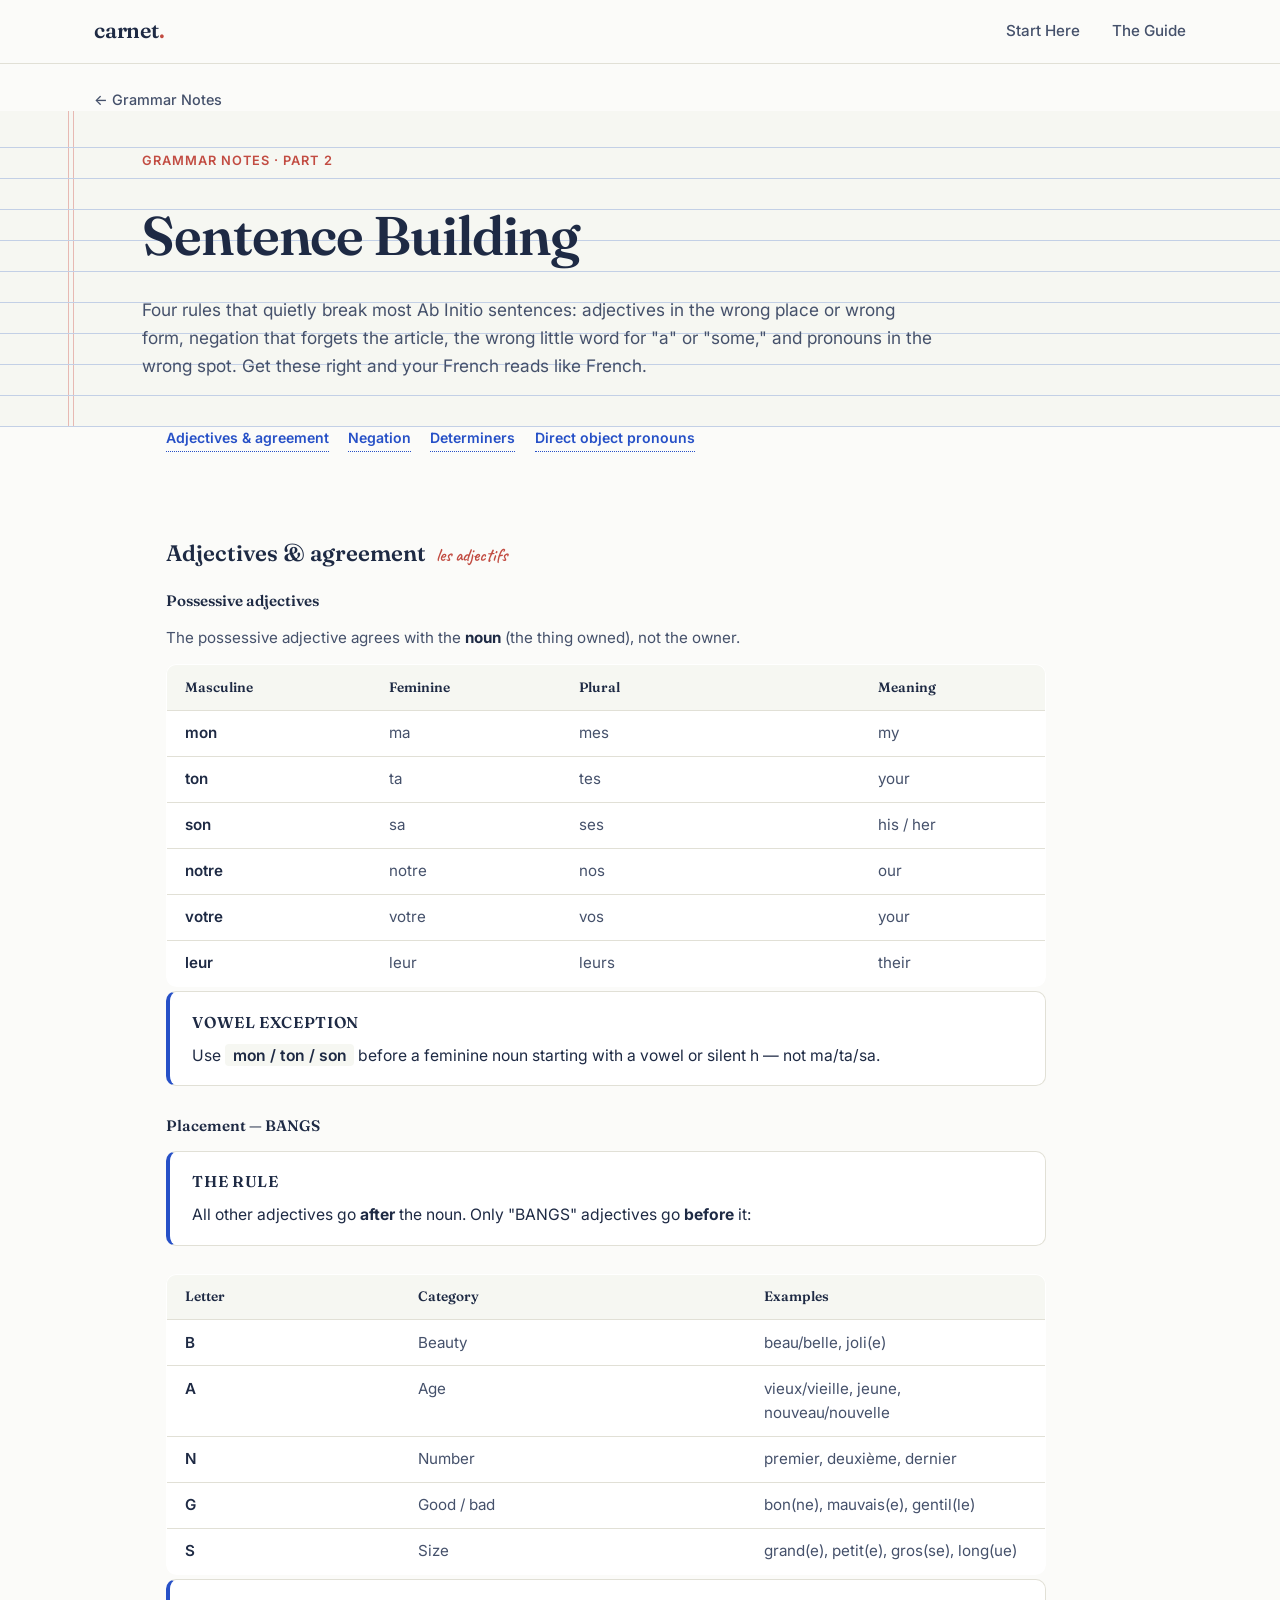
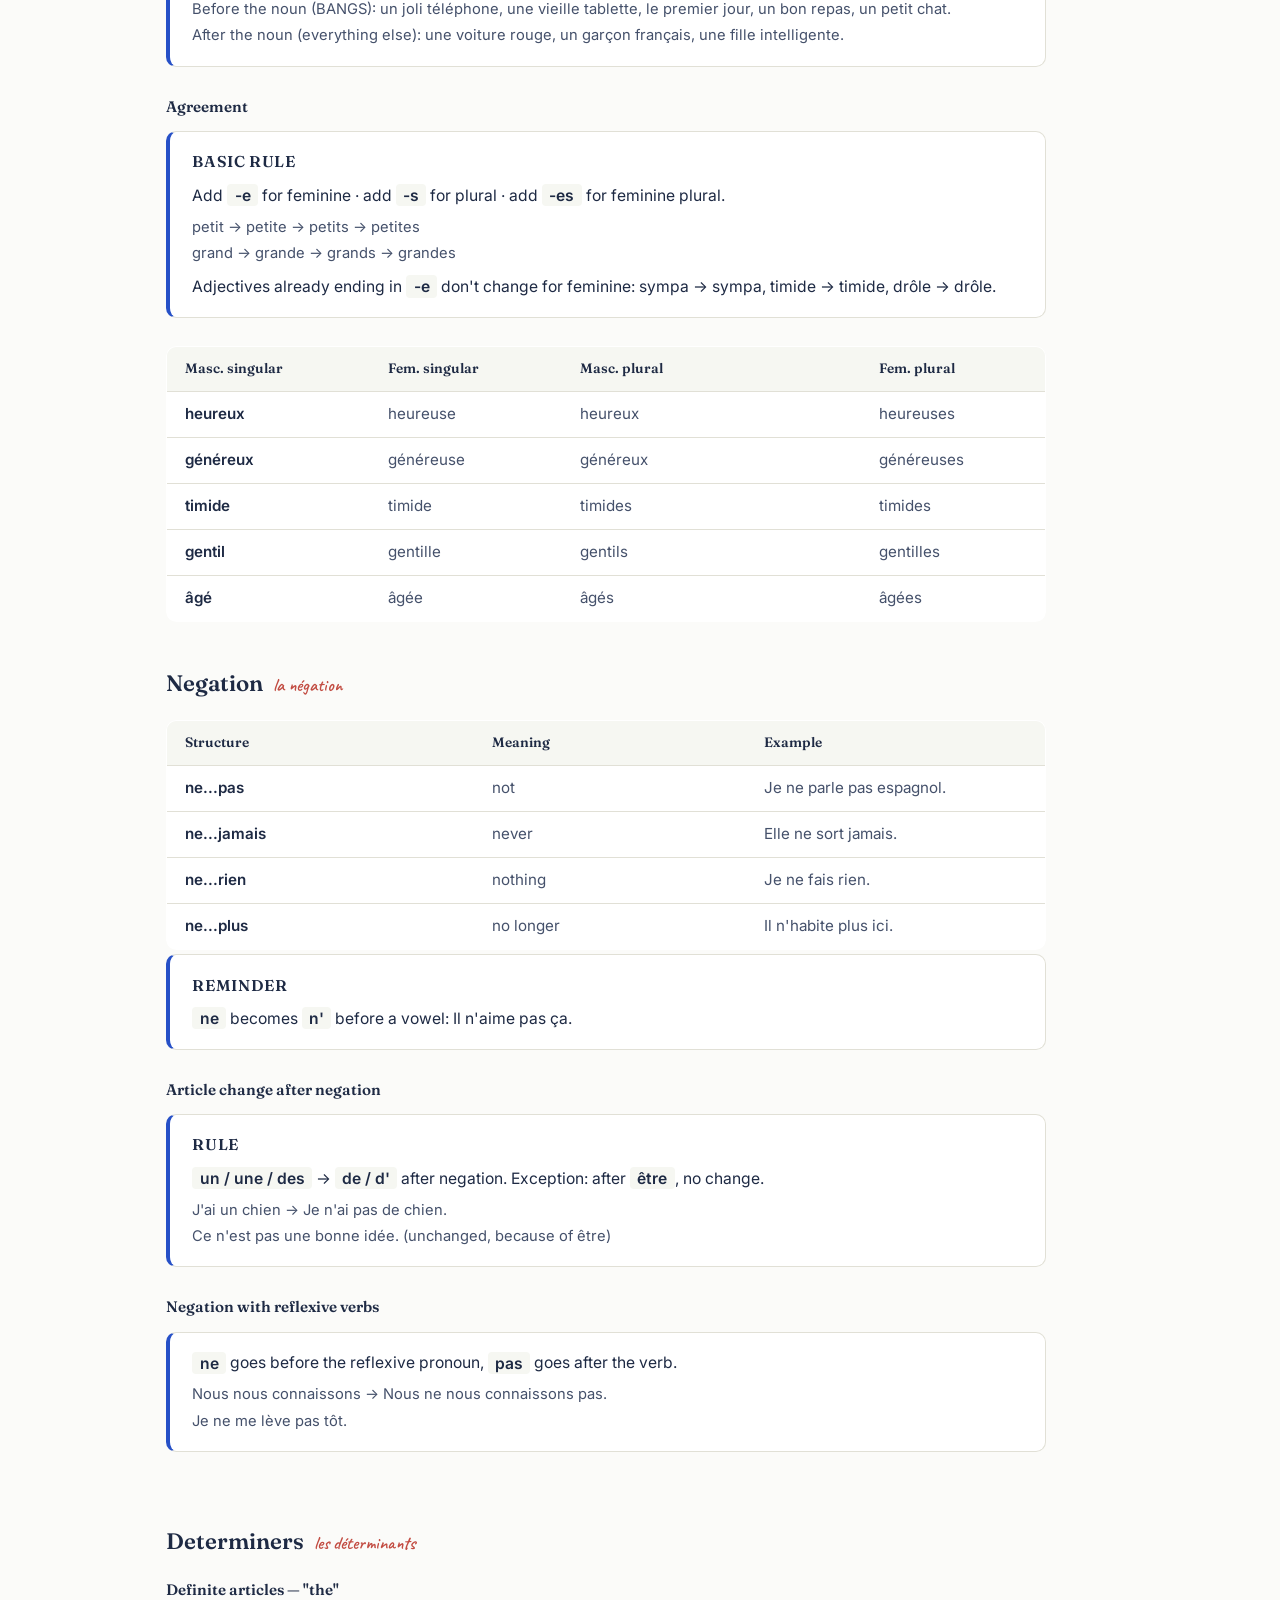
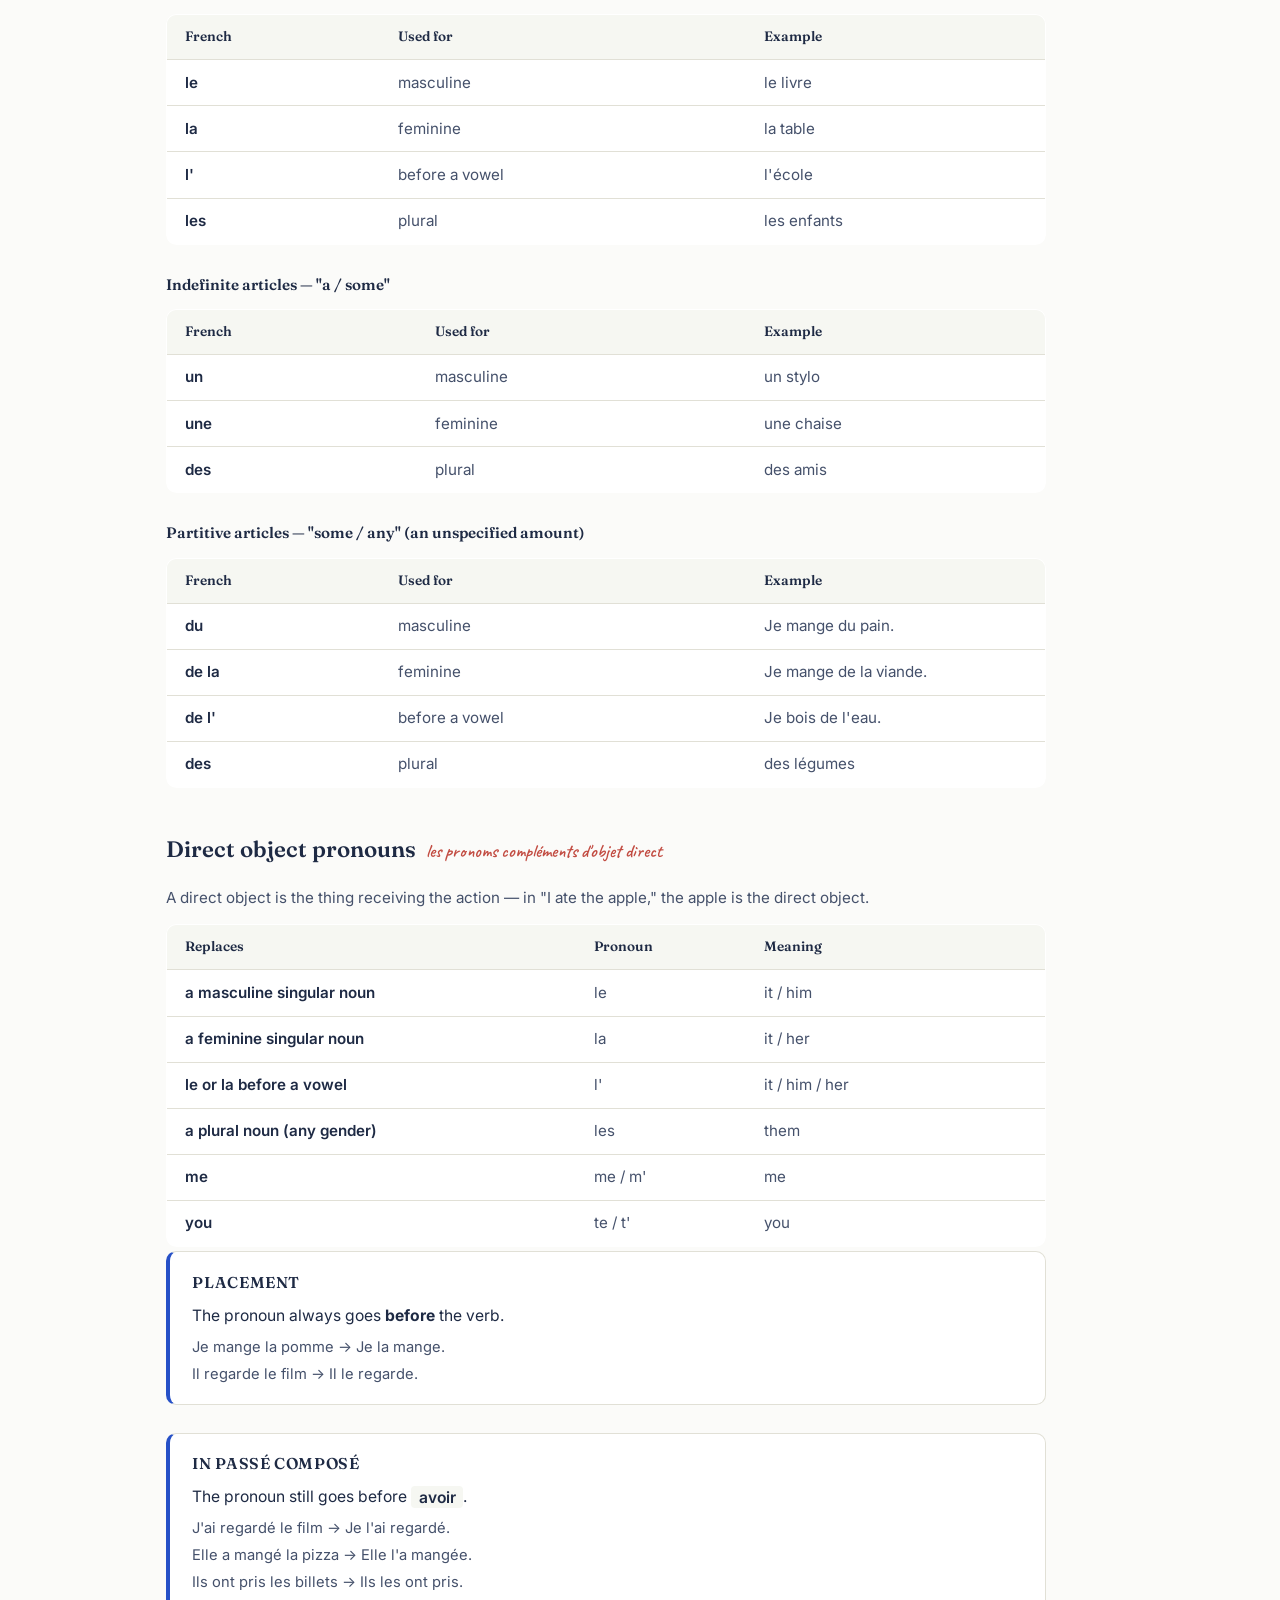
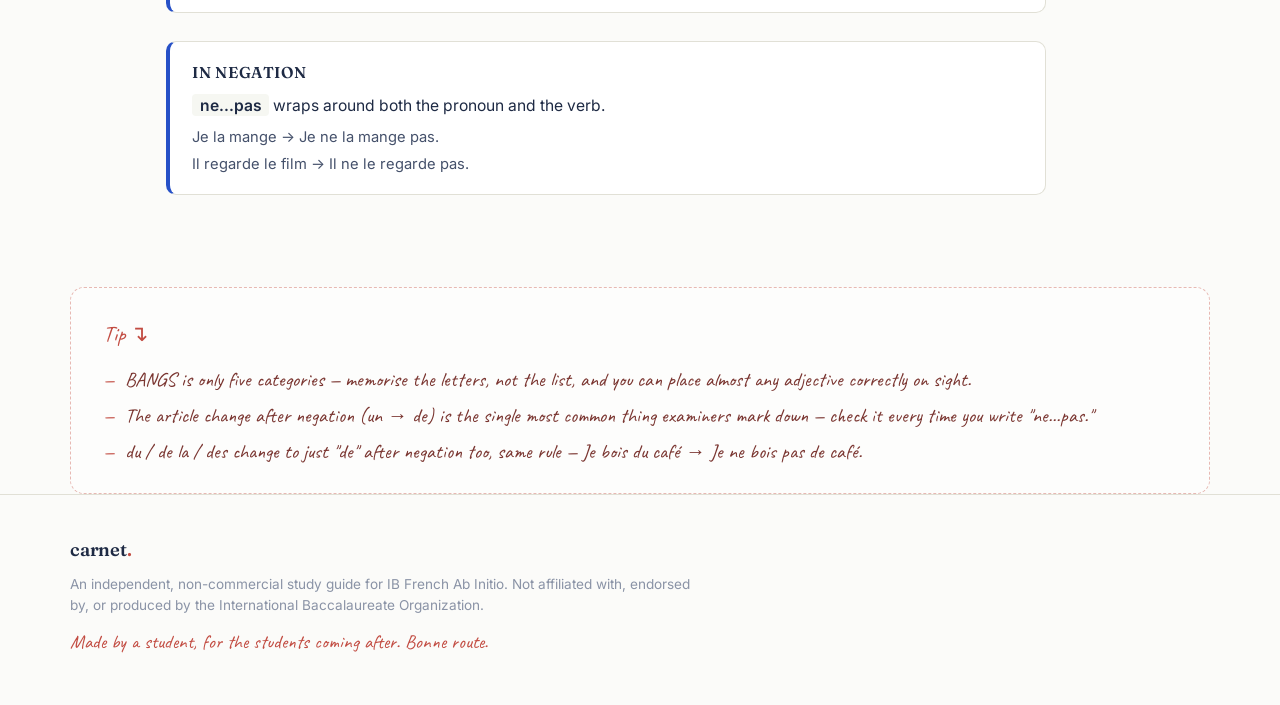
<file: grammar-sentence-building.html>
<!DOCTYPE html>
<html lang="en">
<head>
<meta charset="UTF-8">
<meta name="viewport" content="width=device-width, initial-scale=1.0">
<title>Sentence Building — Grammar Notes | Carnet, IB French Ab Initio Guide</title>
<meta name="description" content="IB French Ab Initio grammar reference: adjectives and agreement, negation, determiners (definite, indefinite, partitive), and direct object pronouns.">

<link rel="preconnect" href="https://fonts.googleapis.com">
<link rel="preconnect" href="https://fonts.gstatic.com" crossorigin>
<link href="https://fonts.googleapis.com/css2?family=Fraunces:ital,opsz,wght@0,9..144,400;0,9..144,500;0,9..144,600;0,9..144,700;0,9..144,900;1,9..144,500;1,9..144,600&family=Inter:wght@400;500;600;700&family=Caveat:wght@600;700&display=swap" rel="stylesheet">

<style>
/* =========================================================
   Carnet — IB French Ab Initio study guide
   Design language: French school notebook (cahier Seyès
   ruling, red correction-pen ink, Bic-blue accent) rendered
   with editorial type. See design notes at bottom of file.
   ========================================================= */

:root {
  /* colour */
  --paper:        #F6F7F2;
  --paper-flat:   #FBFBF9;
  --card-bg:      #FFFFFF;
  --ink:          #1E2A44;
  --ink-soft:     #45516B;
  --muted:        #8A93A6;
  --rule-blue:    #C3D0E6;
  --rule-red:     #C24C42;
  --rule-red-soft:#E7B9B3;
  --accent-blue:  #2650C7;
  --line:         #E1E0D6;

  /* type */
  --font-display: "Fraunces", Georgia, serif;
  --font-body:    "Inter", -apple-system, BlinkMacSystemFont, "Segoe UI", sans-serif;
  --font-hand:    "Caveat", cursive;

  /* layout */
  --max-w: 1140px;
  --radius: 10px;
}

/* ---------- reset ---------- */
*, *::before, *::after { box-sizing: border-box; }
html { scroll-behavior: smooth; }
@media (prefers-reduced-motion: reduce) {
  html { scroll-behavior: auto; }
  *, *::before, *::after { animation-duration: 0.001ms !important; transition-duration: 0.001ms !important; }
}

body {
  margin: 0;
  background: var(--paper-flat);
  color: var(--ink-soft);
  font-family: var(--font-body);
  font-size: 16px;
  line-height: 1.6;
  -webkit-font-smoothing: antialiased;
}

h1, h2, h3 { font-family: var(--font-display); color: var(--ink); margin: 0; }
p { margin: 0; }
ul { margin: 0; padding: 0; list-style: none; }
a { color: inherit; text-decoration: none; }
img { max-width: 100%; display: block; }
em { color: var(--rule-red); font-style: italic; }

.sr-only {
  position: absolute; width: 1px; height: 1px;
  padding: 0; margin: -1px; overflow: hidden;
  clip: rect(0,0,0,0); white-space: nowrap; border: 0;
}

.skip-link {
  position: absolute; left: -999px; top: 0;
  background: var(--ink); color: var(--paper);
  padding: 0.75rem 1.25rem; z-index: 100;
  border-radius: 0 0 8px 0;
}
.skip-link:focus { left: 0; }

a:focus-visible,
button:focus-visible {
  outline: 2px solid var(--accent-blue);
  outline-offset: 3px;
  border-radius: 4px;
}

/* ---------- notebook ruling (signature element) ---------- */
.notebook-page {
  position: relative;
  background-color: var(--paper);
  background-image:
    repeating-linear-gradient(
      to bottom,
      transparent 0,
      transparent 30px,
      var(--rule-blue) 30px,
      var(--rule-blue) 31px
    ),
    linear-gradient(
      to right,
      transparent 0,
      transparent 68px,
      var(--rule-red-soft) 68px,
      var(--rule-red-soft) 69px,
      transparent 69px,
      transparent 73px,
      var(--rule-red-soft) 73px,
      var(--rule-red-soft) 74px,
      transparent 74px
    );
  background-position: 0 6px, 0 0;
}

@media (max-width: 640px) {
  .notebook-page { background-image:
    repeating-linear-gradient(
      to bottom, transparent 0, transparent 26px,
      var(--rule-blue) 26px, var(--rule-blue) 27px
    );
  }
}

/* ---------- top bar ---------- */
.topbar {
  position: sticky; top: 0; z-index: 50;
  background: rgba(251, 251, 249, 0.9);
  backdrop-filter: blur(6px);
  border-bottom: 1px solid var(--line);
}
.topbar__inner {
  max-width: var(--max-w);
  margin: 0 auto;
  padding: 0.9rem 1.5rem;
  display: flex;
  align-items: center;
  justify-content: space-between;
}

.wordmark {
  font-family: var(--font-display);
  font-weight: 600;
  font-size: 1.35rem;
  letter-spacing: -0.01em;
  color: var(--ink);
}
.wordmark .dot { color: var(--rule-red); }
.wordmark--small { font-size: 1.15rem; }

.topnav { display: flex; gap: 2rem; }
.topnav a {
  font-size: 0.95rem;
  font-weight: 500;
  color: var(--ink-soft);
  position: relative;
  padding-bottom: 2px;
}
.topnav a:hover { color: var(--accent-blue); }
.topnav a::after {
  content: "";
  position: absolute; left: 0; right: 0; bottom: -3px;
  height: 2px; background: var(--rule-red);
  transform: scaleX(0); transform-origin: left;
  transition: transform 0.2s ease;
}
.topnav a:hover::after { transform: scaleX(1); }

.nav-toggle {
  display: none;
  flex-direction: column;
  justify-content: center;
  gap: 5px;
  width: 36px; height: 36px;
  background: none; border: none; cursor: pointer;
}
.nav-toggle span {
  display: block; height: 2px; width: 100%;
  background: var(--ink);
}

@media (max-width: 720px) {
  .nav-toggle { display: flex; }
  .topnav {
    position: absolute; top: 100%; left: 0; right: 0;
    background: var(--paper-flat);
    flex-direction: column;
    gap: 0;
    border-bottom: 1px solid var(--line);
    max-height: 0;
    overflow: hidden;
    transition: max-height 0.25s ease;
  }
  .topnav.is-open { max-height: 200px; }
  .topnav a {
    padding: 1rem 1.5rem;
    border-top: 1px solid var(--line);
  }
  .topnav a::after { display: none; }
}

/* ---------- hero ---------- */
.hero {
  padding: 4.5rem 1.5rem 3.5rem;
}

.hero__row {
  max-width: var(--max-w);
  margin: 0 auto;
  gap: 3rem;
}

.hero__inner { padding-left: 4.5rem; }

.eyebrow {
  font-size: 0.8rem;
  font-weight: 600;
  letter-spacing: 0.08em;
  text-transform: uppercase;
  color: var(--rule-red);
  margin-bottom: 1.25rem;
}

.hero__title {
  font-size: clamp(2.75rem, 6vw, 4.75rem);
  font-weight: 600;
  line-height: 1.02;
  letter-spacing: -0.02em;
  margin-bottom: 1.5rem;
}

.hero__lede {
  max-width: 42em;
  font-size: 1.15rem;
  color: var(--ink-soft);
  margin-bottom: 2rem;
}

.hero__actions {
  display: flex;
  flex-wrap: wrap;
  gap: 1rem;
  margin-bottom: 1.1rem;
}

.btn {
  display: inline-flex;
  align-items: center;
  gap: 0.4rem;
  padding: 0.85rem 1.5rem;
  border-radius: 999px;
  font-weight: 600;
  font-size: 0.98rem;
  transition: transform 0.15s ease, box-shadow 0.15s ease, background 0.15s ease;
}
.btn--primary {
  background: var(--ink);
  color: var(--paper-flat);
}
.btn--primary:hover { background: var(--accent-blue); transform: translateY(-1px); }
.btn--ghost {
  border: 1.5px solid var(--ink);
  color: var(--ink);
}
.btn--ghost:hover { border-color: var(--accent-blue); color: var(--accent-blue); }

.hero__note {
  font-family: var(--font-hand);
  font-size: 1.25rem;
  color: var(--rule-red);
  transform: rotate(-1deg);
}

/* stat card, styled like a stamped index/exam card */
.statcard {
  background: var(--card-bg);
  border: 1px solid var(--line);
  border-radius: var(--radius);
  padding: 1.75rem 1.75rem 1.5rem;
  box-shadow: 0 18px 40px -24px rgba(30, 42, 68, 0.35);
  margin-left: 4.5rem;
  margin-right: 1.5rem;
  position: relative;
  transform: rotate(1.1deg);
}
.statcard::before {
  content: "";
  position: absolute; inset: 8px;
  border: 1px dashed var(--rule-blue);
  border-radius: 6px;
  pointer-events: none;
}
.statcard__title {
  font-family: var(--font-display);
  font-size: 1.05rem;
  font-weight: 600;
  color: var(--ink);
  margin-bottom: 1.1rem;
}
.statcard__list { display: flex; flex-direction: column; gap: 0.9rem; }
.statcard__list li {
  display: flex;
  align-items: baseline;
  gap: 0.9rem;
  padding-bottom: 0.9rem;
  border-bottom: 1px dotted var(--line);
}
.statcard__list li:last-child { border-bottom: none; padding-bottom: 0; }
.statcard__num {
  font-family: var(--font-display);
  font-weight: 700;
  font-size: 1.6rem;
  color: var(--accent-blue);
  min-width: 3.2rem;
}
.statcard__pct { font-size: 1rem; }
.statcard__label {
  font-size: 0.92rem;
  color: var(--ink-soft);
  line-height: 1.35;
}
.statcard__label small { color: var(--muted); }
.statcard__foot {
  margin-top: 1.1rem;
  padding-top: 1rem;
  border-top: 1px solid var(--line);
  font-size: 0.85rem;
  color: var(--muted);
  font-style: italic;
}

@media (min-width: 900px) {
  .hero__row { display: flex; align-items: flex-start; }
  .hero__inner { flex: 1.35; }
  .statcard { flex: 1; margin-top: 0.5rem; }
}
@media (max-width: 899px) {
  .hero__inner { padding-left: 2.25rem; }
  .statcard { margin-left: 2.25rem; margin-right: 0; margin-top: 2.5rem; transform: none; }
}
@media (max-width: 640px) {
  .hero__inner { padding-left: 1.25rem; }
  .statcard { margin-left: 1.25rem; margin-right: 1.25rem; }
}

/* ---------- section heading ---------- */
.section-heading {
  font-size: clamp(1.7rem, 3.2vw, 2.3rem);
  font-weight: 600;
  display: flex;
  align-items: baseline;
  gap: 0.85rem;
  margin-bottom: 0.5rem;
}
.section-heading__num {
  font-size: 1.1rem;
  color: var(--rule-red);
  font-weight: 700;
  letter-spacing: 0.04em;
}

/* ---------- start here ---------- */
.start-here {
  padding: 4rem 1.5rem 3rem;
}
.start-here > * { max-width: var(--max-w); margin-left: auto; margin-right: auto; }
.start-here .section-heading { padding-left: 4.5rem; }

.start-here__grid {
  display: grid;
  grid-template-columns: 1fr 1fr;
  gap: 2.5rem;
  padding-left: 4.5rem;
  padding-right: 1.5rem;
  margin-top: 2rem;
}
.start-here__block h3 {
  font-size: 1.25rem;
  font-weight: 600;
  margin-bottom: 0.85rem;
}
.start-here__block p { margin-bottom: 0.9rem; font-size: 0.98rem; }
.start-here__block p:last-child { margin-bottom: 0; }

.mini-stats { margin: 1.1rem 0; display: flex; flex-direction: column; gap: 0.7rem; }
.mini-stats li {
  font-size: 0.92rem;
  color: var(--ink-soft);
  padding-left: 1rem;
  border-left: 2px solid var(--rule-blue);
}
.mini-stats li strong {
  display: block;
  color: var(--ink);
  font-family: var(--font-display);
  font-size: 0.98rem;
  margin-bottom: 0.15rem;
}

@media (max-width: 899px) {
  .start-here .section-heading,
  .start-here__grid { padding-left: 2.25rem; }
  .start-here__grid { grid-template-columns: 1fr; gap: 2rem; }
}
@media (max-width: 640px) {
  .start-here .section-heading,
  .start-here__grid { padding-left: 1.25rem; padding-right: 1.25rem; }
}

/* marginalia — handwritten red-pen tips */
.marginalia {
  margin-top: 3rem;
  margin-left: 4.5rem;
  margin-right: 1.5rem;
  padding: 1.75rem 2rem;
  border: 1.5px dashed var(--rule-red-soft);
  border-radius: 14px;
  background: rgba(255,255,255,0.55);
}
.marginalia__title {
  font-family: var(--font-hand);
  font-size: 1.4rem;
  color: var(--rule-red);
  margin-bottom: 0.9rem;
}
.marginalia__list { display: flex; flex-direction: column; gap: 0.55rem; }
.marginalia__list li {
  font-family: var(--font-hand);
  font-size: 1.25rem;
  line-height: 1.35;
  color: #7a3530;
  position: relative;
  padding-left: 1.4rem;
}
.marginalia__list li::before {
  content: "—";
  position: absolute; left: 0;
  color: var(--rule-red);
}

@media (max-width: 899px) {
  .marginalia { margin-left: 2.25rem; }
}
@media (max-width: 640px) {
  .marginalia { margin-left: 1.25rem; margin-right: 1.25rem; padding: 1.4rem 1.5rem; }
  .marginalia__list li { font-size: 1.15rem; }
}

/* ---------- sections grid ---------- */
.sections {
  padding: 4.5rem 1.5rem 5rem;
  background: var(--paper-flat);
}
.sections__head,
.card-grid { max-width: var(--max-w); margin: 0 auto; }

.sections__intro {
  margin-top: 0.6rem;
  color: var(--muted);
  font-size: 1rem;
  max-width: 40em;
}

.card-grid {
  margin-top: 2.5rem;
  display: grid;
  grid-template-columns: repeat(2, 1fr);
  gap: 1.25rem;
}

.card {
  position: relative;
  background: var(--card-bg);
  border: 1px solid var(--line);
  border-radius: var(--radius);
  padding: 1.5rem 1.6rem 1.4rem;
  display: block;
  transition: transform 0.15s ease, box-shadow 0.15s ease, border-color 0.15s ease;
}
a.card { cursor: pointer; }
.card[aria-disabled="true"] { opacity: 0.62; }

a.card:hover {
  transform: translateY(-3px);
  border-color: var(--accent-blue);
  box-shadow: 0 18px 34px -24px rgba(30, 42, 68, 0.45);
}

.card__num {
  display: block;
  font-family: var(--font-display);
  font-weight: 700;
  font-size: 1.5rem;
  color: var(--rule-blue);
  margin-bottom: 0.6rem;
}
.card--live .card__num { color: var(--rule-red); }

.card__badge {
  position: absolute;
  top: 1.5rem; right: 1.5rem;
  font-size: 0.7rem;
  font-weight: 600;
  letter-spacing: 0.03em;
  text-transform: uppercase;
  color: var(--muted);
  border: 1px solid var(--line);
  border-radius: 999px;
  padding: 0.25rem 0.65rem;
}
.card__badge--live {
  color: #1F7A4D;
  border-color: #B9DFC7;
  background: #EEF8F1;
}

.card__title {
  font-size: 1.15rem;
  font-weight: 600;
  margin-bottom: 0.5rem;
  padding-right: 5.5rem;
}
.card__desc {
  font-size: 0.92rem;
  color: var(--ink-soft);
  line-height: 1.5;
}

@media (max-width: 720px) {
  .card-grid { grid-template-columns: 1fr; }
  .card__title { padding-right: 6rem; }
}

/* ---------- footer ---------- */
.footer {
  border-top: 1px solid var(--line);
  padding: 2.5rem 1.5rem 3rem;
  background: var(--paper-flat);
}
.footer__inner {
  max-width: var(--max-w);
  margin: 0 auto;
  display: flex;
  flex-direction: column;
  gap: 0.6rem;
}
.footer__text {
  font-size: 0.85rem;
  color: var(--muted);
  max-width: 46em;
}
.footer__signoff {
  font-family: var(--font-hand);
  font-size: 1.2rem;
  color: var(--rule-red);
}

/* ---------- sub-page breadcrumb ---------- */
.breadcrumb {
  display: block;
  max-width: var(--max-w);
  margin: 1.5rem auto 0;
  padding: 0 1.5rem;
  font-size: 0.9rem;
  font-weight: 500;
  color: var(--ink-soft);
}
.breadcrumb:hover { color: var(--accent-blue); }

/* ---------- sub-page hero (smaller version of homepage hero) ---------- */
.page-hero {
  padding: 2.5rem 1.5rem 3rem;
}
.page-hero__inner {
  max-width: var(--max-w);
  margin: 0 auto;
  padding-left: 4.5rem;
}
.page-hero__title {
  font-size: clamp(2.2rem, 4.5vw, 3.4rem);
  font-weight: 600;
  letter-spacing: -0.02em;
  margin-bottom: 1.1rem;
}
.page-hero__lede {
  max-width: 46em;
  font-size: 1.08rem;
  color: var(--ink-soft);
}
@media (max-width: 899px) {
  .page-hero__inner { padding-left: 2.25rem; }
}
@media (max-width: 640px) {
  .page-hero__inner { padding-left: 1.25rem; }
}

/* ---------- jump nav (in-page anchor links) ---------- */
.jump-nav {
  max-width: var(--max-w);
  margin: 0 auto;
  padding: 0 1.5rem 2.5rem 6rem;
  display: flex;
  flex-wrap: wrap;
  gap: 0.6rem 1.2rem;
}
.jump-nav a {
  font-size: 0.88rem;
  font-weight: 600;
  color: var(--accent-blue);
  border-bottom: 1px dotted var(--accent-blue);
  padding-bottom: 1px;
}
.jump-nav a:hover { color: var(--rule-red); border-color: var(--rule-red); }
@media (max-width: 899px) {
  .jump-nav { padding-left: 3.75rem; }
}
@media (max-width: 640px) {
  .jump-nav { padding-left: 1.75rem; }
}

/* ---------- theme topic blocks + vocab tables ---------- */
.topic {
  max-width: var(--max-w);
  margin: 0 auto;
  padding: 2.75rem 1.5rem 0 6rem;
  scroll-margin-top: 5.5rem;
}
.topic:last-of-type { padding-bottom: 3rem; }
@media (max-width: 899px) {
  .topic { padding-left: 3.75rem; }
}
@media (max-width: 640px) {
  .topic { padding-left: 1.75rem; padding-right: 1.25rem; }
}

.topic__title {
  font-size: 1.4rem;
  font-weight: 600;
  margin-bottom: 1.1rem;
  display: flex;
  align-items: baseline;
  gap: 0.6rem;
}
.topic__title span {
  font-family: var(--font-hand);
  font-size: 1.15rem;
  color: var(--rule-red);
}

.topic__sublabel {
  font-family: var(--font-display);
  font-weight: 600;
  font-size: 0.95rem;
  color: var(--ink);
  margin: 1.75rem 0 0.75rem;
}
.topic__sublabel:first-of-type { margin-top: 0; }

.table-scroll {
  max-width: 880px;
  overflow-x: auto;
  -webkit-overflow-scrolling: touch;
  border-radius: var(--radius);
}

.vocab-table {
  width: 100%;
  max-width: 880px;
  border-collapse: collapse;
  background: var(--card-bg);
  border: 1px solid var(--line);
  border-radius: var(--radius);
  overflow: hidden;
}.vocab-table th {
  text-align: left;
  font-family: var(--font-display);
  font-size: 0.85rem;
  font-weight: 600;
  color: var(--ink);
  background: var(--paper);
  padding: 0.7rem 1.1rem;
  border-bottom: 1px solid var(--line);
}
.vocab-table td {
  padding: 0.65rem 1.1rem;
  font-size: 0.95rem;
  color: var(--ink-soft);
  border-bottom: 1px solid var(--line);
  vertical-align: top;
}
.vocab-table tr:last-child td { border-bottom: none; }
.vocab-table td.fr { font-weight: 600; color: var(--ink); white-space: nowrap; }
.vocab-table th:nth-child(3), .vocab-table td:nth-child(3) { width: 34%; }
.vocab-table td.blank {
  position: relative;
}
.vocab-table td.blank::after {
  content: "";
  display: block;
  height: 1px;
  margin-top: 1.3rem;
  background-image: linear-gradient(to right, var(--rule-blue) 60%, transparent 0%);
  background-size: 8px 1px;
  background-repeat: repeat-x;
}

@media (max-width: 640px) {
  .vocab-table { font-size: 0.85rem; min-width: 560px; }
  .vocab-table th, .vocab-table td { padding: 0.55rem 0.7rem; }
  .table-scroll { border: 1px solid var(--line); }
  .table-scroll .vocab-table { border: none; border-radius: 0; }
}

/* ---------- grammar-page components ---------- */
.table-scroll--wide { max-width: 980px; }
.conj-table { max-width: 980px; }
.conj-table th, .conj-table td {
  padding: 0.55rem 0.75rem;
  font-size: 0.88rem;
  white-space: nowrap;
}
.conj-table th:first-child, .conj-table td:first-child,
.conj-table th:nth-child(2), .conj-table td:nth-child(2) {
  white-space: normal;
}
.conj-table td:first-child { font-weight: 600; color: var(--ink); }
@media (max-width: 640px) {
  .conj-table { font-size: 0.82rem; min-width: 780px; }
}

.formula-box {
  max-width: 880px;
  background: var(--card-bg);
  border: 1px solid var(--line);
  border-left: 4px solid var(--accent-blue);
  border-radius: var(--radius);
  padding: 1.1rem 1.4rem;
  margin: 0.25rem 0 1.75rem;
}
.formula-box__label {
  font-family: var(--font-display);
  font-weight: 600;
  font-size: 0.85rem;
  text-transform: uppercase;
  letter-spacing: 0.04em;
  color: var(--accent-blue);
  margin-bottom: 0.5rem;
}
.formula-box p { font-size: 0.98rem; color: var(--ink); margin-bottom: 0.5rem; }
.formula-box p:last-child { margin-bottom: 0; }
.formula-box code {
  font-family: var(--font-body);
  background: var(--paper);
  padding: 0.1rem 0.45rem;
  border-radius: 4px;
  font-weight: 600;
  color: var(--ink);
}
.formula-box .eg { color: var(--ink-soft); font-size: 0.92rem; }
.formula-box .eg + .eg { margin-top: -0.3rem; }

/* =========================================================
   Design notes (kept for future passes):
   Signature = cahier Seyès ruling (horizontal rule + double
   red margin) applied only to the "written" sections (hero,
   start-here), left plain for the sitemap/card grid — so the
   notebook motif reads as a place, not a texture slapped on
   everything. Handwriting face reserved strictly for the
   red-ink marginalia, never for real content, so it stays a
   garnish rather than a readability problem.
   ========================================================= */

</style>
</head>
<body>

<a class="skip-link" href="#main">Skip to content</a>

<header class="topbar">
  <div class="topbar__inner">
    <a href="index.html" class="wordmark">carnet<span class="dot">.</span></a>

    <button class="nav-toggle" id="navToggle" aria-expanded="false" aria-controls="topnav">
      <span></span><span></span><span></span>
      <span class="sr-only">Menu</span>
    </button>

    <nav class="topnav" id="topnav" aria-label="Primary">
      <a href="index.html#start-here">Start Here</a>
      <a href="index.html#sections">The Guide</a>
    </nav>
  </div>
</header>

<main id="main">

  <a class="breadcrumb" href="grammar.html">← Grammar Notes</a>

  <section class="page-hero notebook-page">
    <div class="page-hero__inner">
      <p class="eyebrow">Grammar Notes · Part 2</p>
      <h1 class="page-hero__title">Sentence Building</h1>
      <p class="page-hero__lede">Four rules that quietly break most Ab Initio sentences: adjectives in the wrong place or wrong form, negation that forgets the article, the wrong little word for "a" or "some," and pronouns in the wrong spot. Get these right and your French reads like French.</p>
    </div>
  </section>

  <nav class="jump-nav" aria-label="Jump to topic">
    <a href="#adjectives">Adjectives &amp; agreement</a>
    <a href="#negation">Negation</a>
    <a href="#determiners">Determiners</a>
    <a href="#pronouns">Direct object pronouns</a>
  </nav>

  <section class="topic" id="adjectives">
    <h2 class="topic__title">Adjectives &amp; agreement <span>les adjectifs</span></h2>

    <p class="topic__sublabel">Possessive adjectives</p>
    <p style="max-width:880px; margin-bottom:0.9rem; font-size:0.95rem; color:var(--ink-soft);">The possessive adjective agrees with the <strong style="color:var(--ink);">noun</strong> (the thing owned), not the owner.</p>
    <div class="table-scroll">
    <table class="vocab-table">
      <thead><tr><th>Masculine</th><th>Feminine</th><th>Plural</th><th>Meaning</th></tr></thead>
      <tbody>
        <tr><td class="fr">mon</td><td>ma</td><td>mes</td><td>my</td></tr>
        <tr><td class="fr">ton</td><td>ta</td><td>tes</td><td>your</td></tr>
        <tr><td class="fr">son</td><td>sa</td><td>ses</td><td>his / her</td></tr>
        <tr><td class="fr">notre</td><td>notre</td><td>nos</td><td>our</td></tr>
        <tr><td class="fr">votre</td><td>votre</td><td>vos</td><td>your</td></tr>
        <tr><td class="fr">leur</td><td>leur</td><td>leurs</td><td>their</td></tr>
      </tbody>
    </table>
    </div>
    <div class="formula-box">
      <p class="formula-box__label">Vowel exception</p>
      <p>Use <code>mon / ton / son</code> before a feminine noun starting with a vowel or silent h — not ma/ta/sa.</p>
    </div>

    <p class="topic__sublabel">Placement — BANGS</p>
    <div class="formula-box">
      <p class="formula-box__label">The rule</p>
      <p>All other adjectives go <strong>after</strong> the noun. Only "BANGS" adjectives go <strong>before</strong> it:</p>
    </div>
    <div class="table-scroll">
    <table class="vocab-table">
      <thead><tr><th>Letter</th><th>Category</th><th>Examples</th></tr></thead>
      <tbody>
        <tr><td class="fr">B</td><td>Beauty</td><td>beau/belle, joli(e)</td></tr>
        <tr><td class="fr">A</td><td>Age</td><td>vieux/vieille, jeune, nouveau/nouvelle</td></tr>
        <tr><td class="fr">N</td><td>Number</td><td>premier, deuxième, dernier</td></tr>
        <tr><td class="fr">G</td><td>Good / bad</td><td>bon(ne), mauvais(e), gentil(le)</td></tr>
        <tr><td class="fr">S</td><td>Size</td><td>grand(e), petit(e), gros(se), long(ue)</td></tr>
      </tbody>
    </table>
    </div>
    <div class="formula-box">
      <p class="eg">Before the noun (BANGS): un joli téléphone, une vieille tablette, le premier jour, un bon repas, un petit chat.</p>
      <p class="eg">After the noun (everything else): une voiture rouge, un garçon français, une fille intelligente.</p>
    </div>

    <p class="topic__sublabel">Agreement</p>
    <div class="formula-box">
      <p class="formula-box__label">Basic rule</p>
      <p>Add <code>-e</code> for feminine · add <code>-s</code> for plural · add <code>-es</code> for feminine plural.</p>
      <p class="eg">petit → petite → petits → petites</p>
      <p class="eg">grand → grande → grands → grandes</p>
      <p>Adjectives already ending in <code>-e</code> don't change for feminine: sympa → sympa, timide → timide, drôle → drôle.</p>
    </div>
    <div class="table-scroll">
    <table class="vocab-table">
      <thead><tr><th>Masc. singular</th><th>Fem. singular</th><th>Masc. plural</th><th>Fem. plural</th></tr></thead>
      <tbody>
        <tr><td class="fr">heureux</td><td>heureuse</td><td>heureux</td><td>heureuses</td></tr>
        <tr><td class="fr">généreux</td><td>généreuse</td><td>généreux</td><td>généreuses</td></tr>
        <tr><td class="fr">timide</td><td>timide</td><td>timides</td><td>timides</td></tr>
        <tr><td class="fr">gentil</td><td>gentille</td><td>gentils</td><td>gentilles</td></tr>
        <tr><td class="fr">âgé</td><td>âgée</td><td>âgés</td><td>âgées</td></tr>
      </tbody>
    </table>
    </div>
  </section>

  <section class="topic" id="negation">
    <h2 class="topic__title">Negation <span>la négation</span></h2>

    <div class="table-scroll">
    <table class="vocab-table">
      <thead><tr><th>Structure</th><th>Meaning</th><th>Example</th></tr></thead>
      <tbody>
        <tr><td class="fr">ne...pas</td><td>not</td><td>Je ne parle pas espagnol.</td></tr>
        <tr><td class="fr">ne...jamais</td><td>never</td><td>Elle ne sort jamais.</td></tr>
        <tr><td class="fr">ne...rien</td><td>nothing</td><td>Je ne fais rien.</td></tr>
        <tr><td class="fr">ne...plus</td><td>no longer</td><td>Il n'habite plus ici.</td></tr>
      </tbody>
    </table>
    </div>
    <div class="formula-box">
      <p class="formula-box__label">Reminder</p>
      <p><code>ne</code> becomes <code>n'</code> before a vowel: Il n'aime pas ça.</p>
    </div>

    <p class="topic__sublabel">Article change after negation</p>
    <div class="formula-box">
      <p class="formula-box__label">Rule</p>
      <p><code>un / une / des</code> → <code>de / d'</code> after negation. Exception: after <code>être</code>, no change.</p>
      <p class="eg">J'ai un chien → Je n'ai pas de chien.</p>
      <p class="eg">Ce n'est pas une bonne idée. (unchanged, because of être)</p>
    </div>

    <p class="topic__sublabel">Negation with reflexive verbs</p>
    <div class="formula-box">
      <p><code>ne</code> goes before the reflexive pronoun, <code>pas</code> goes after the verb.</p>
      <p class="eg">Nous nous connaissons → Nous ne nous connaissons pas.</p>
      <p class="eg">Je ne me lève pas tôt.</p>
    </div>
  </section>

  <section class="topic" id="determiners">
    <h2 class="topic__title">Determiners <span>les déterminants</span></h2>

    <p class="topic__sublabel">Definite articles — "the"</p>
    <div class="table-scroll">
    <table class="vocab-table">
      <thead><tr><th>French</th><th>Used for</th><th>Example</th></tr></thead>
      <tbody>
        <tr><td class="fr">le</td><td>masculine</td><td>le livre</td></tr>
        <tr><td class="fr">la</td><td>feminine</td><td>la table</td></tr>
        <tr><td class="fr">l'</td><td>before a vowel</td><td>l'école</td></tr>
        <tr><td class="fr">les</td><td>plural</td><td>les enfants</td></tr>
      </tbody>
    </table>
    </div>

    <p class="topic__sublabel">Indefinite articles — "a / some"</p>
    <div class="table-scroll">
    <table class="vocab-table">
      <thead><tr><th>French</th><th>Used for</th><th>Example</th></tr></thead>
      <tbody>
        <tr><td class="fr">un</td><td>masculine</td><td>un stylo</td></tr>
        <tr><td class="fr">une</td><td>feminine</td><td>une chaise</td></tr>
        <tr><td class="fr">des</td><td>plural</td><td>des amis</td></tr>
      </tbody>
    </table>
    </div>

    <p class="topic__sublabel">Partitive articles — "some / any" (an unspecified amount)</p>
    <div class="table-scroll">
    <table class="vocab-table">
      <thead><tr><th>French</th><th>Used for</th><th>Example</th></tr></thead>
      <tbody>
        <tr><td class="fr">du</td><td>masculine</td><td>Je mange du pain.</td></tr>
        <tr><td class="fr">de la</td><td>feminine</td><td>Je mange de la viande.</td></tr>
        <tr><td class="fr">de l'</td><td>before a vowel</td><td>Je bois de l'eau.</td></tr>
        <tr><td class="fr">des</td><td>plural</td><td>des légumes</td></tr>
      </tbody>
    </table>
    </div>
  </section>

  <section class="topic" id="pronouns">
    <h2 class="topic__title">Direct object pronouns <span>les pronoms compléments d'objet direct</span></h2>

    <p style="max-width:880px; margin-bottom:0.9rem; font-size:0.95rem; color:var(--ink-soft);">A direct object is the thing receiving the action — in "I ate the apple," the apple is the direct object.</p>

    <div class="table-scroll">
    <table class="vocab-table">
      <thead><tr><th>Replaces</th><th>Pronoun</th><th>Meaning</th></tr></thead>
      <tbody>
        <tr><td class="fr">a masculine singular noun</td><td>le</td><td>it / him</td></tr>
        <tr><td class="fr">a feminine singular noun</td><td>la</td><td>it / her</td></tr>
        <tr><td class="fr">le or la before a vowel</td><td>l'</td><td>it / him / her</td></tr>
        <tr><td class="fr">a plural noun (any gender)</td><td>les</td><td>them</td></tr>
        <tr><td class="fr">me</td><td>me / m'</td><td>me</td></tr>
        <tr><td class="fr">you</td><td>te / t'</td><td>you</td></tr>
      </tbody>
    </table>
    </div>

    <div class="formula-box">
      <p class="formula-box__label">Placement</p>
      <p>The pronoun always goes <strong>before</strong> the verb.</p>
      <p class="eg">Je mange la pomme → Je la mange.</p>
      <p class="eg">Il regarde le film → Il le regarde.</p>
    </div>

    <div class="formula-box">
      <p class="formula-box__label">In passé composé</p>
      <p>The pronoun still goes before <code>avoir</code>.</p>
      <p class="eg">J'ai regardé le film → Je l'ai regardé.</p>
      <p class="eg">Elle a mangé la pizza → Elle l'a mangée.</p>
      <p class="eg">Ils ont pris les billets → Ils les ont pris.</p>
    </div>

    <div class="formula-box">
      <p class="formula-box__label">In negation</p>
      <p><code>ne...pas</code> wraps around both the pronoun and the verb.</p>
      <p class="eg">Je la mange → Je ne la mange pas.</p>
      <p class="eg">Il regarde le film → Il ne le regarde pas.</p>
    </div>
  </section>

  <div class="marginalia" style="max-width: 1140px; margin-left: auto; margin-right: auto; margin-top: 1rem;" aria-label="Study tip">
    <p class="marginalia__title">Tip <span aria-hidden="true">↴</span></p>
    <ul class="marginalia__list">
      <li>BANGS is only five categories — memorise the letters, not the list, and you can place almost any adjective correctly on sight.</li>
      <li>The article change after negation (un → de) is the single most common thing examiners mark down — check it every time you write "ne...pas."</li>
      <li>du / de la / des change to just "de" after negation too, same rule — Je bois du café → Je ne bois pas de café.</li>
    </ul>
  </div>

</main>

<footer class="footer">
  <div class="footer__inner">
    <a href="index.html" class="wordmark wordmark--small">carnet<span class="dot">.</span></a>
    <p class="footer__text">An independent, non-commercial study guide for IB French Ab Initio. Not affiliated with, endorsed by, or produced by the International Baccalaureate Organization.</p>
    <p class="footer__signoff">Made by a student, for the students coming after. Bonne route.</p>
  </div>
</footer>

<script>
(function () {
  const toggle = document.getElementById('navToggle');
  const nav = document.getElementById('topnav');
  if (!toggle || !nav) return;

  toggle.addEventListener('click', function () {
    const isOpen = nav.classList.toggle('is-open');
    toggle.setAttribute('aria-expanded', isOpen ? 'true' : 'false');
  });

  nav.querySelectorAll('a').forEach(function (link) {
    link.addEventListener('click', function () {
      nav.classList.remove('is-open');
      toggle.setAttribute('aria-expanded', 'false');
    });
  });
})();

</script>
</body>
</html>
</file>
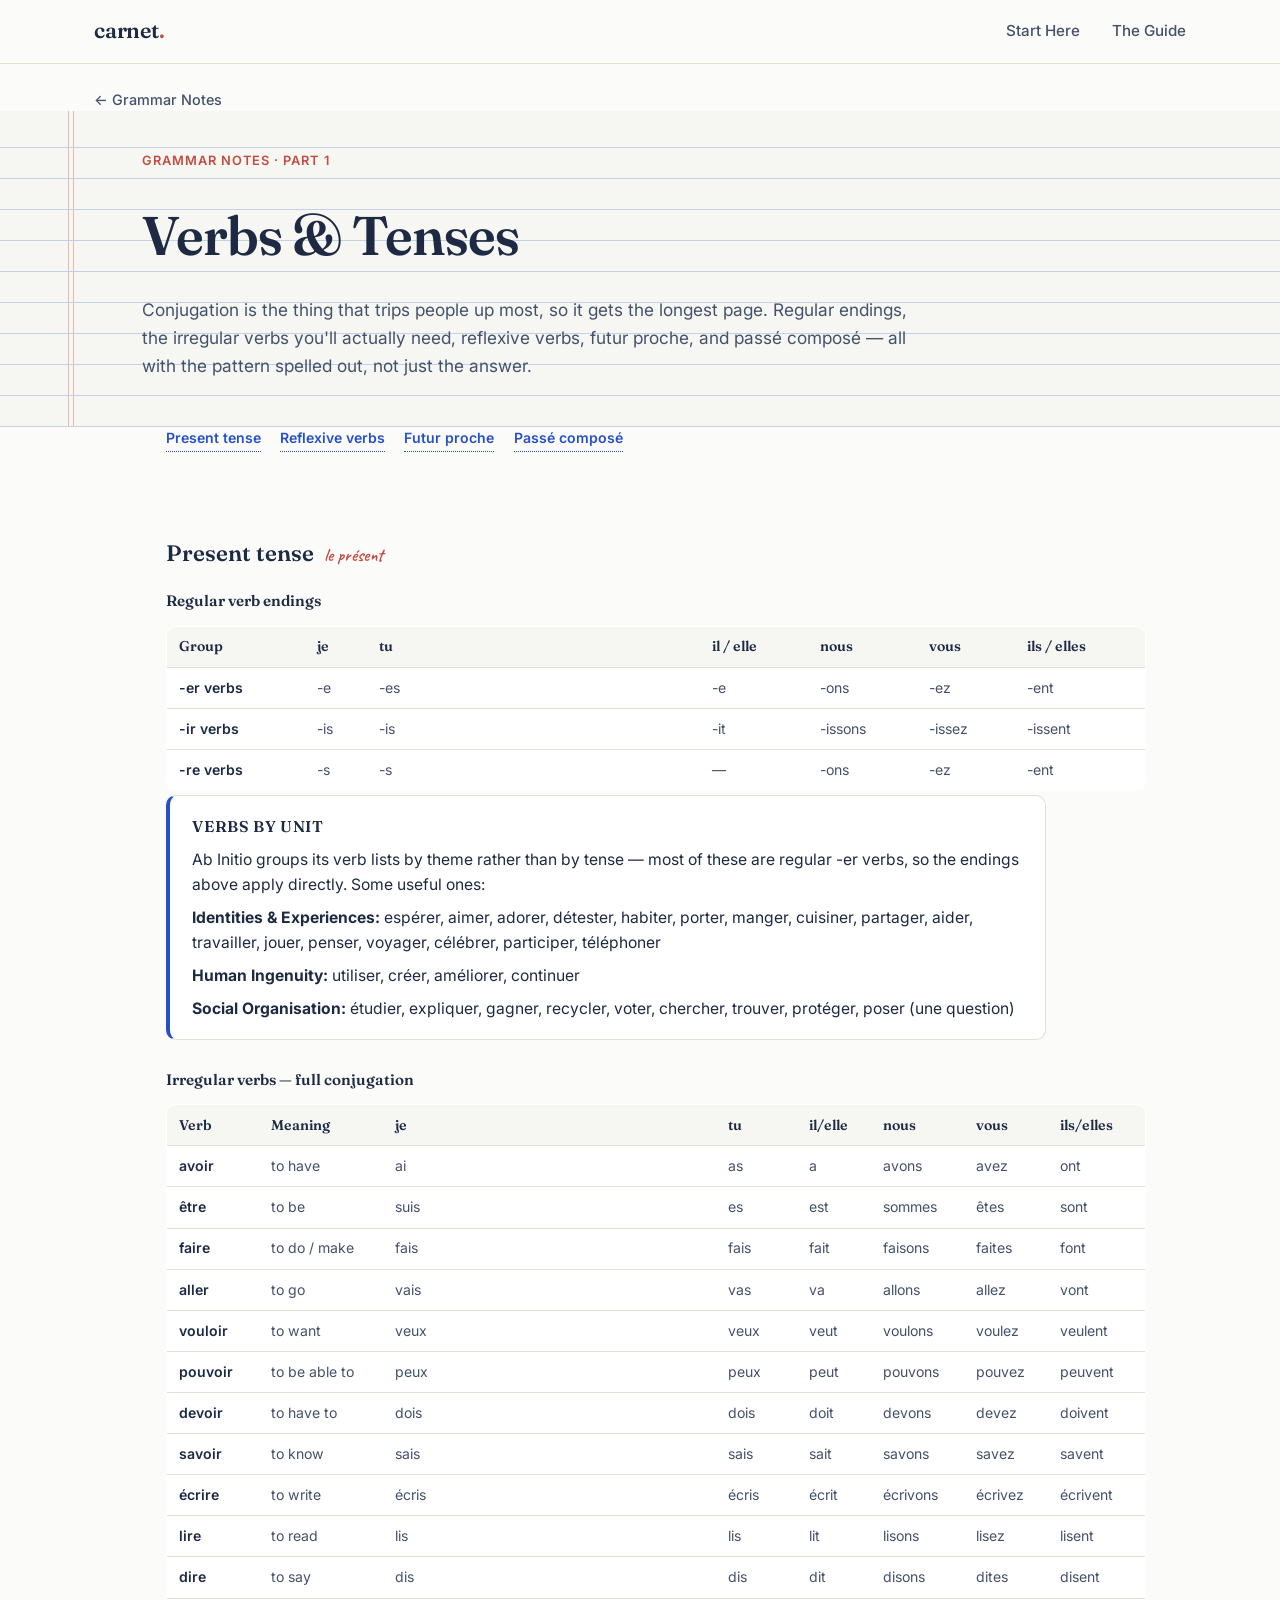
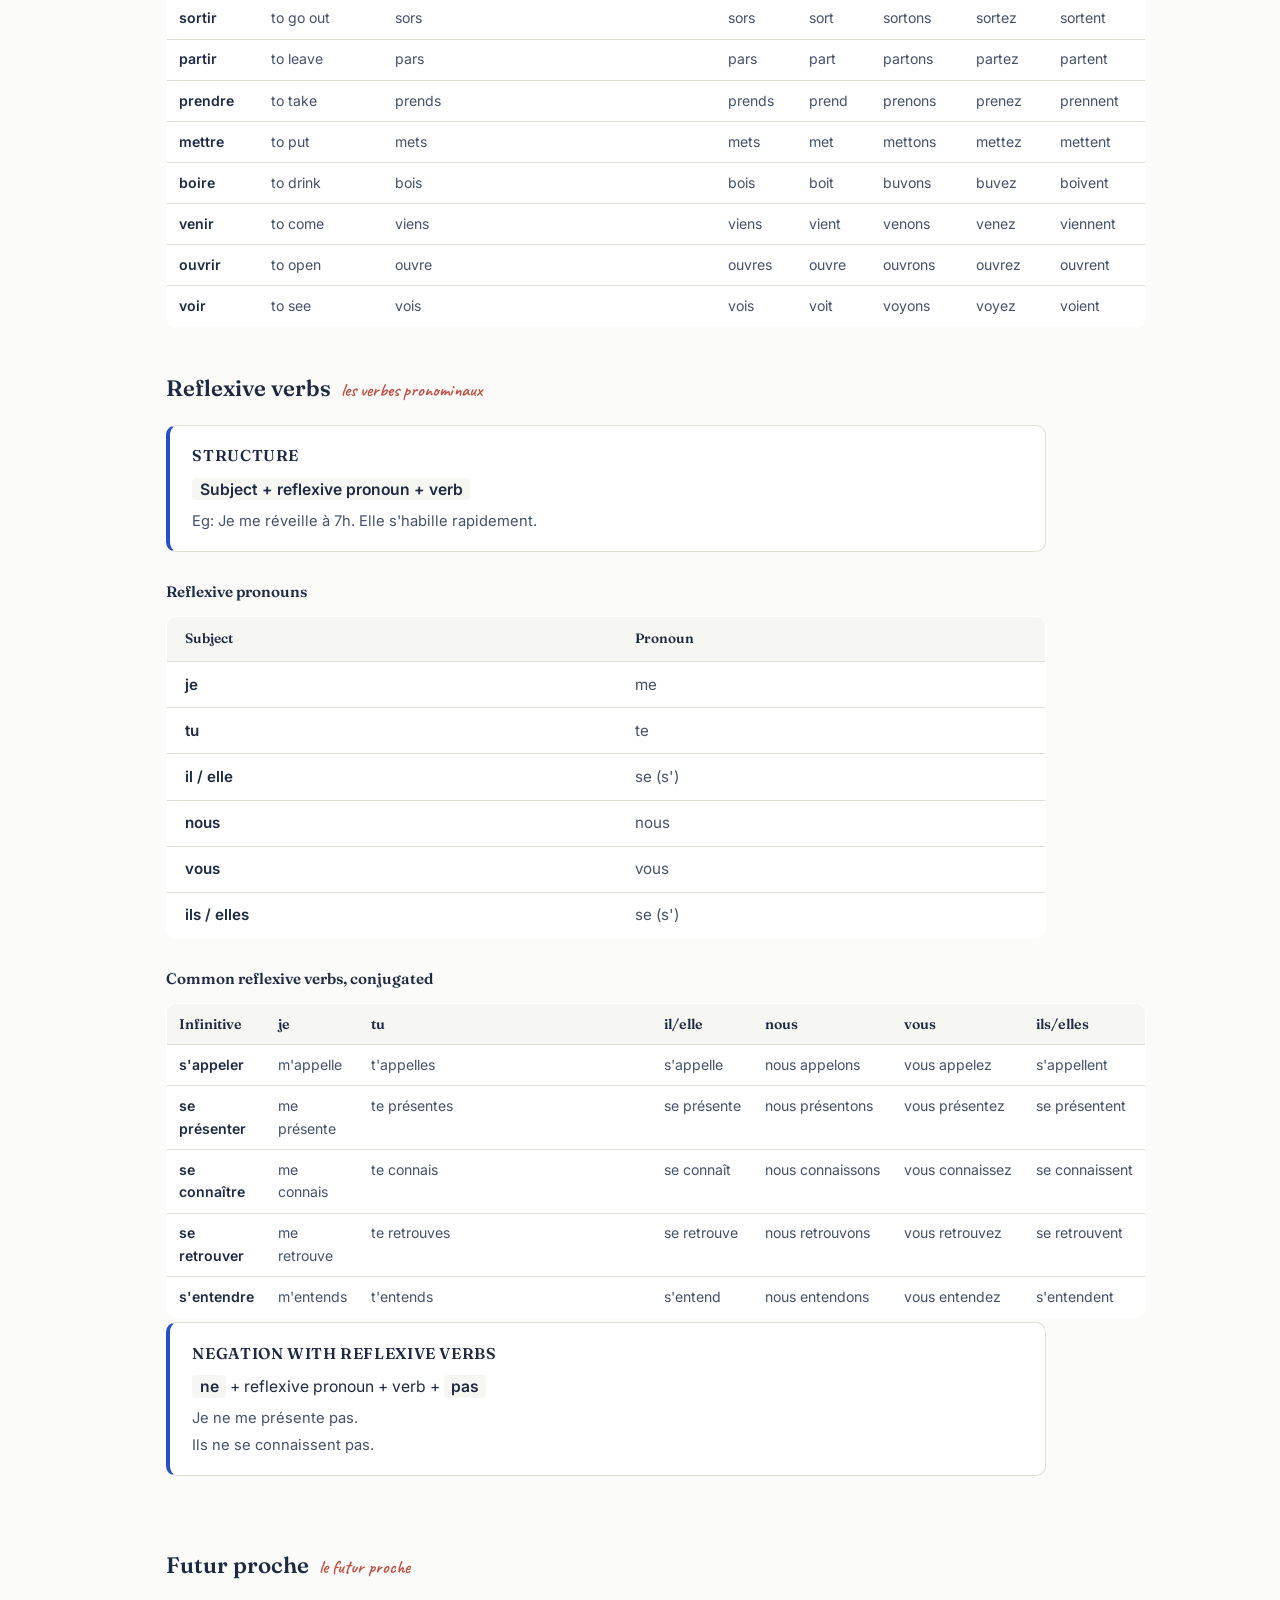
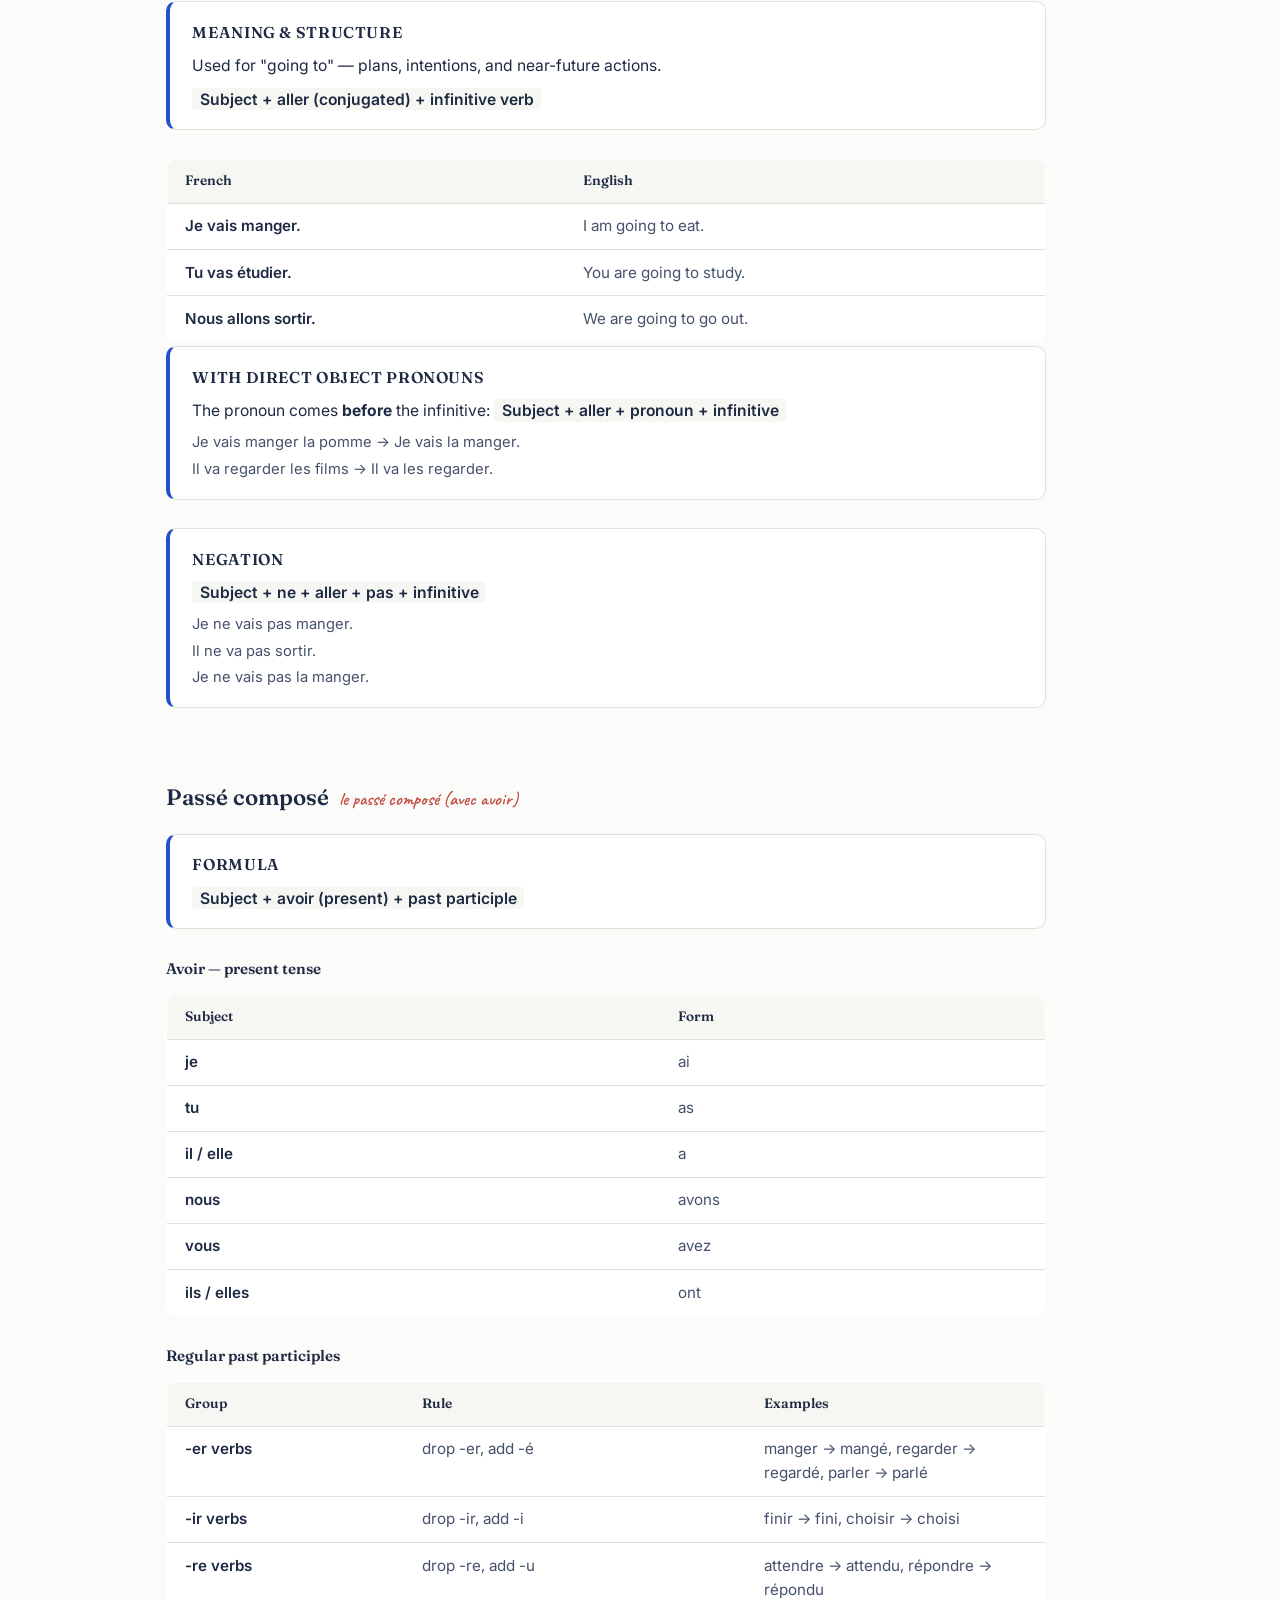
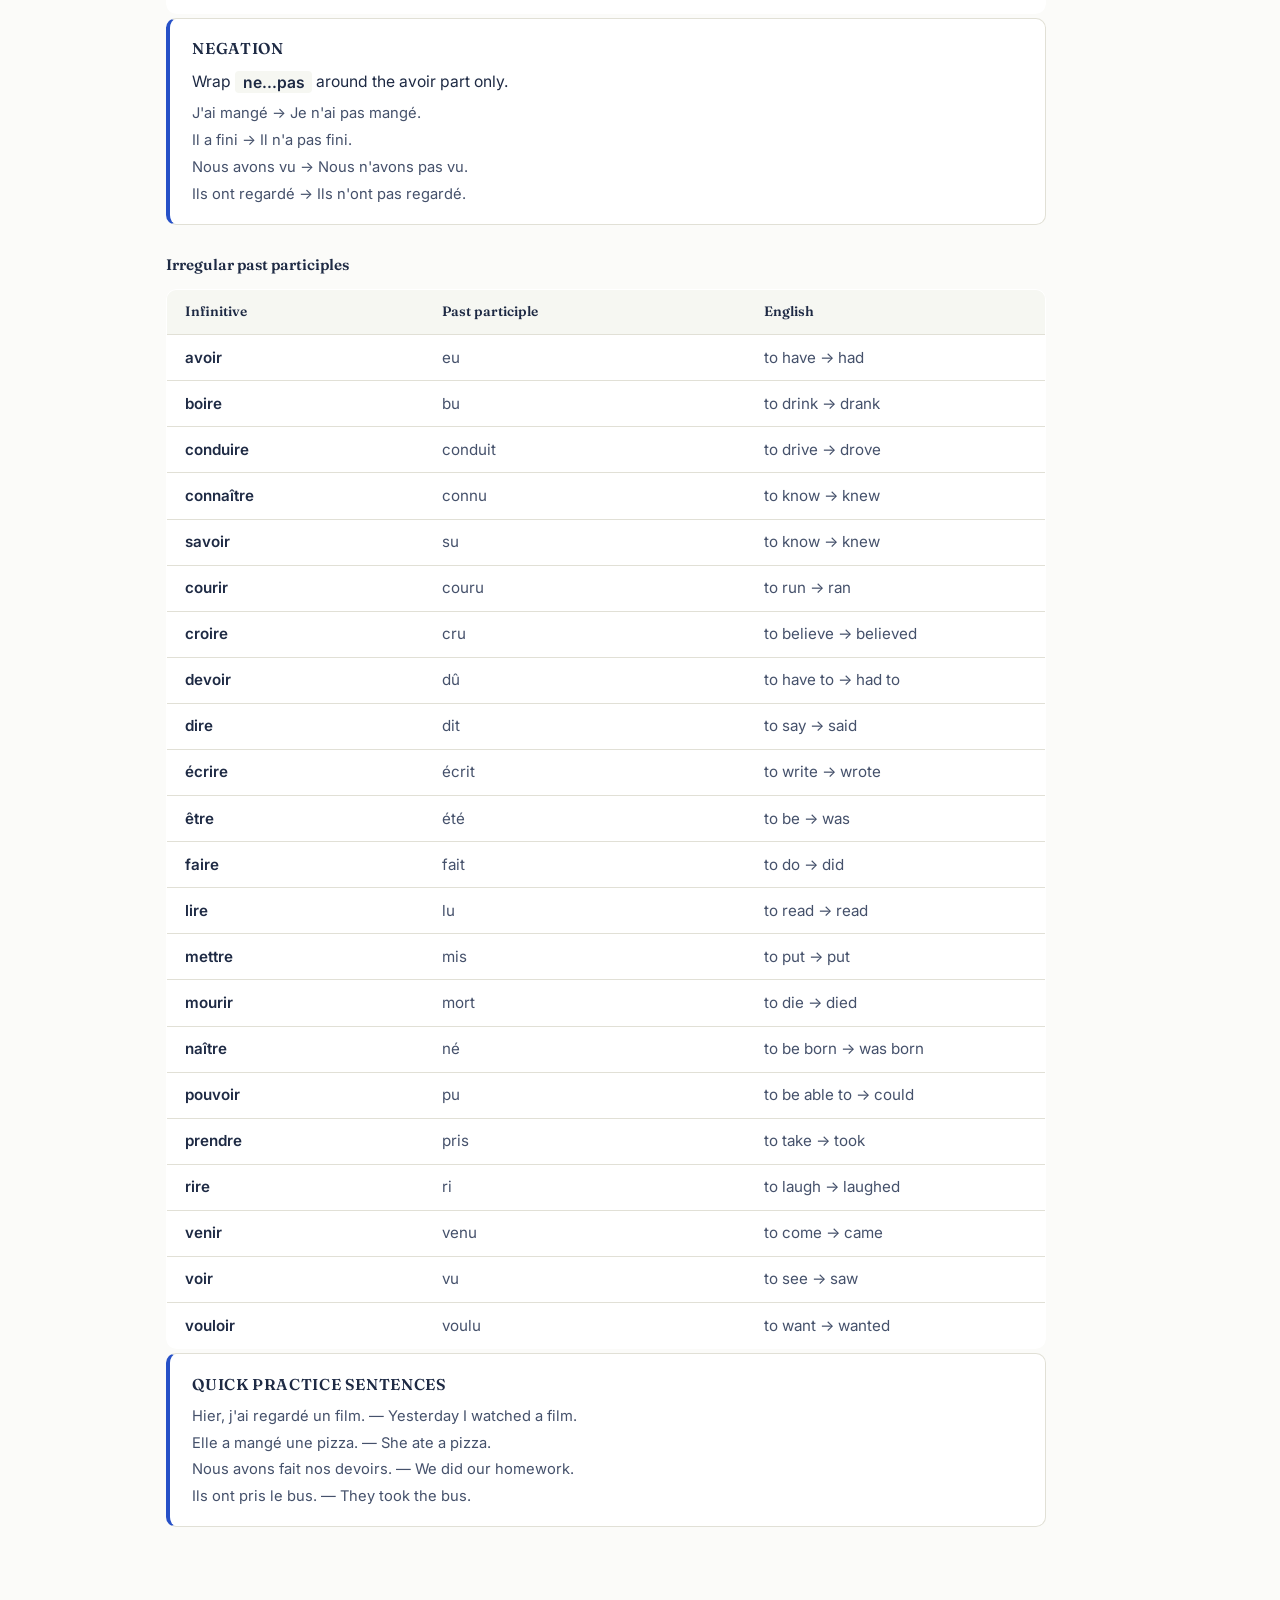
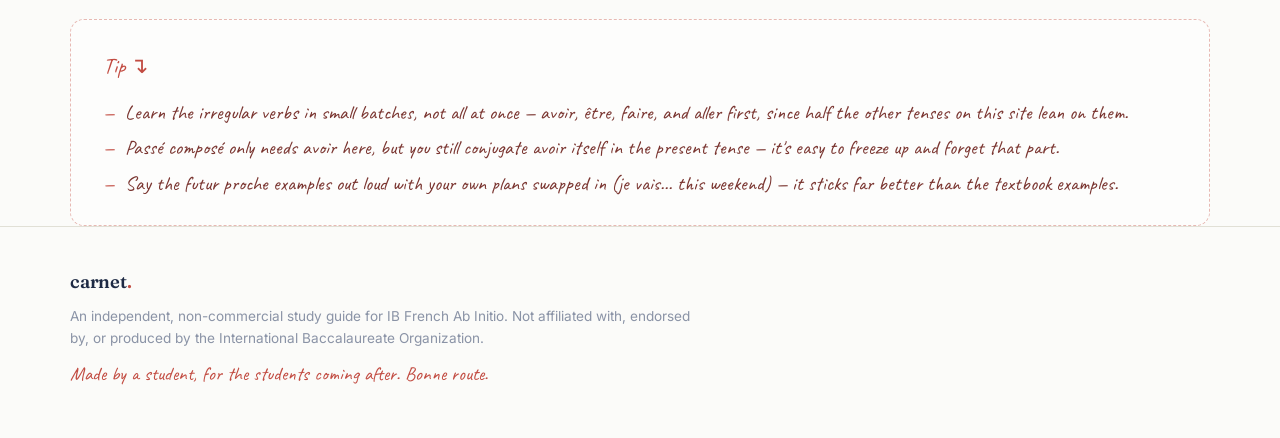
<file: grammar-verbs.html>
<!DOCTYPE html>
<html lang="en">
<head>
<meta charset="UTF-8">
<meta name="viewport" content="width=device-width, initial-scale=1.0">
<title>Verbs &amp; Tenses — Grammar Notes | Carnet, IB French Ab Initio Guide</title>
<meta name="description" content="IB French Ab Initio grammar reference: present tense (regular and irregular verbs), reflexive verbs, futur proche, and passé composé with avoir.">

<link rel="preconnect" href="https://fonts.googleapis.com">
<link rel="preconnect" href="https://fonts.gstatic.com" crossorigin>
<link href="https://fonts.googleapis.com/css2?family=Fraunces:ital,opsz,wght@0,9..144,400;0,9..144,500;0,9..144,600;0,9..144,700;0,9..144,900;1,9..144,500;1,9..144,600&family=Inter:wght@400;500;600;700&family=Caveat:wght@600;700&display=swap" rel="stylesheet">

<style>
/* =========================================================
   Carnet — IB French Ab Initio study guide
   Design language: French school notebook (cahier Seyès
   ruling, red correction-pen ink, Bic-blue accent) rendered
   with editorial type. See design notes at bottom of file.
   ========================================================= */

:root {
  /* colour */
  --paper:        #F6F7F2;
  --paper-flat:   #FBFBF9;
  --card-bg:      #FFFFFF;
  --ink:          #1E2A44;
  --ink-soft:     #45516B;
  --muted:        #8A93A6;
  --rule-blue:    #C3D0E6;
  --rule-red:     #C24C42;
  --rule-red-soft:#E7B9B3;
  --accent-blue:  #2650C7;
  --line:         #E1E0D6;

  /* type */
  --font-display: "Fraunces", Georgia, serif;
  --font-body:    "Inter", -apple-system, BlinkMacSystemFont, "Segoe UI", sans-serif;
  --font-hand:    "Caveat", cursive;

  /* layout */
  --max-w: 1140px;
  --radius: 10px;
}

/* ---------- reset ---------- */
*, *::before, *::after { box-sizing: border-box; }
html { scroll-behavior: smooth; }
@media (prefers-reduced-motion: reduce) {
  html { scroll-behavior: auto; }
  *, *::before, *::after { animation-duration: 0.001ms !important; transition-duration: 0.001ms !important; }
}

body {
  margin: 0;
  background: var(--paper-flat);
  color: var(--ink-soft);
  font-family: var(--font-body);
  font-size: 16px;
  line-height: 1.6;
  -webkit-font-smoothing: antialiased;
}

h1, h2, h3 { font-family: var(--font-display); color: var(--ink); margin: 0; }
p { margin: 0; }
ul { margin: 0; padding: 0; list-style: none; }
a { color: inherit; text-decoration: none; }
img { max-width: 100%; display: block; }
em { color: var(--rule-red); font-style: italic; }

.sr-only {
  position: absolute; width: 1px; height: 1px;
  padding: 0; margin: -1px; overflow: hidden;
  clip: rect(0,0,0,0); white-space: nowrap; border: 0;
}

.skip-link {
  position: absolute; left: -999px; top: 0;
  background: var(--ink); color: var(--paper);
  padding: 0.75rem 1.25rem; z-index: 100;
  border-radius: 0 0 8px 0;
}
.skip-link:focus { left: 0; }

a:focus-visible,
button:focus-visible {
  outline: 2px solid var(--accent-blue);
  outline-offset: 3px;
  border-radius: 4px;
}

/* ---------- notebook ruling (signature element) ---------- */
.notebook-page {
  position: relative;
  background-color: var(--paper);
  background-image:
    repeating-linear-gradient(
      to bottom,
      transparent 0,
      transparent 30px,
      var(--rule-blue) 30px,
      var(--rule-blue) 31px
    ),
    linear-gradient(
      to right,
      transparent 0,
      transparent 68px,
      var(--rule-red-soft) 68px,
      var(--rule-red-soft) 69px,
      transparent 69px,
      transparent 73px,
      var(--rule-red-soft) 73px,
      var(--rule-red-soft) 74px,
      transparent 74px
    );
  background-position: 0 6px, 0 0;
}

@media (max-width: 640px) {
  .notebook-page { background-image:
    repeating-linear-gradient(
      to bottom, transparent 0, transparent 26px,
      var(--rule-blue) 26px, var(--rule-blue) 27px
    );
  }
}

/* ---------- top bar ---------- */
.topbar {
  position: sticky; top: 0; z-index: 50;
  background: rgba(251, 251, 249, 0.9);
  backdrop-filter: blur(6px);
  border-bottom: 1px solid var(--line);
}
.topbar__inner {
  max-width: var(--max-w);
  margin: 0 auto;
  padding: 0.9rem 1.5rem;
  display: flex;
  align-items: center;
  justify-content: space-between;
}

.wordmark {
  font-family: var(--font-display);
  font-weight: 600;
  font-size: 1.35rem;
  letter-spacing: -0.01em;
  color: var(--ink);
}
.wordmark .dot { color: var(--rule-red); }
.wordmark--small { font-size: 1.15rem; }

.topnav { display: flex; gap: 2rem; }
.topnav a {
  font-size: 0.95rem;
  font-weight: 500;
  color: var(--ink-soft);
  position: relative;
  padding-bottom: 2px;
}
.topnav a:hover { color: var(--accent-blue); }
.topnav a::after {
  content: "";
  position: absolute; left: 0; right: 0; bottom: -3px;
  height: 2px; background: var(--rule-red);
  transform: scaleX(0); transform-origin: left;
  transition: transform 0.2s ease;
}
.topnav a:hover::after { transform: scaleX(1); }

.nav-toggle {
  display: none;
  flex-direction: column;
  justify-content: center;
  gap: 5px;
  width: 36px; height: 36px;
  background: none; border: none; cursor: pointer;
}
.nav-toggle span {
  display: block; height: 2px; width: 100%;
  background: var(--ink);
}

@media (max-width: 720px) {
  .nav-toggle { display: flex; }
  .topnav {
    position: absolute; top: 100%; left: 0; right: 0;
    background: var(--paper-flat);
    flex-direction: column;
    gap: 0;
    border-bottom: 1px solid var(--line);
    max-height: 0;
    overflow: hidden;
    transition: max-height 0.25s ease;
  }
  .topnav.is-open { max-height: 200px; }
  .topnav a {
    padding: 1rem 1.5rem;
    border-top: 1px solid var(--line);
  }
  .topnav a::after { display: none; }
}

/* ---------- hero ---------- */
.hero {
  padding: 4.5rem 1.5rem 3.5rem;
}

.hero__row {
  max-width: var(--max-w);
  margin: 0 auto;
  gap: 3rem;
}

.hero__inner { padding-left: 4.5rem; }

.eyebrow {
  font-size: 0.8rem;
  font-weight: 600;
  letter-spacing: 0.08em;
  text-transform: uppercase;
  color: var(--rule-red);
  margin-bottom: 1.25rem;
}

.hero__title {
  font-size: clamp(2.75rem, 6vw, 4.75rem);
  font-weight: 600;
  line-height: 1.02;
  letter-spacing: -0.02em;
  margin-bottom: 1.5rem;
}

.hero__lede {
  max-width: 42em;
  font-size: 1.15rem;
  color: var(--ink-soft);
  margin-bottom: 2rem;
}

.hero__actions {
  display: flex;
  flex-wrap: wrap;
  gap: 1rem;
  margin-bottom: 1.1rem;
}

.btn {
  display: inline-flex;
  align-items: center;
  gap: 0.4rem;
  padding: 0.85rem 1.5rem;
  border-radius: 999px;
  font-weight: 600;
  font-size: 0.98rem;
  transition: transform 0.15s ease, box-shadow 0.15s ease, background 0.15s ease;
}
.btn--primary {
  background: var(--ink);
  color: var(--paper-flat);
}
.btn--primary:hover { background: var(--accent-blue); transform: translateY(-1px); }
.btn--ghost {
  border: 1.5px solid var(--ink);
  color: var(--ink);
}
.btn--ghost:hover { border-color: var(--accent-blue); color: var(--accent-blue); }

.hero__note {
  font-family: var(--font-hand);
  font-size: 1.25rem;
  color: var(--rule-red);
  transform: rotate(-1deg);
}

/* stat card, styled like a stamped index/exam card */
.statcard {
  background: var(--card-bg);
  border: 1px solid var(--line);
  border-radius: var(--radius);
  padding: 1.75rem 1.75rem 1.5rem;
  box-shadow: 0 18px 40px -24px rgba(30, 42, 68, 0.35);
  margin-left: 4.5rem;
  margin-right: 1.5rem;
  position: relative;
  transform: rotate(1.1deg);
}
.statcard::before {
  content: "";
  position: absolute; inset: 8px;
  border: 1px dashed var(--rule-blue);
  border-radius: 6px;
  pointer-events: none;
}
.statcard__title {
  font-family: var(--font-display);
  font-size: 1.05rem;
  font-weight: 600;
  color: var(--ink);
  margin-bottom: 1.1rem;
}
.statcard__list { display: flex; flex-direction: column; gap: 0.9rem; }
.statcard__list li {
  display: flex;
  align-items: baseline;
  gap: 0.9rem;
  padding-bottom: 0.9rem;
  border-bottom: 1px dotted var(--line);
}
.statcard__list li:last-child { border-bottom: none; padding-bottom: 0; }
.statcard__num {
  font-family: var(--font-display);
  font-weight: 700;
  font-size: 1.6rem;
  color: var(--accent-blue);
  min-width: 3.2rem;
}
.statcard__pct { font-size: 1rem; }
.statcard__label {
  font-size: 0.92rem;
  color: var(--ink-soft);
  line-height: 1.35;
}
.statcard__label small { color: var(--muted); }
.statcard__foot {
  margin-top: 1.1rem;
  padding-top: 1rem;
  border-top: 1px solid var(--line);
  font-size: 0.85rem;
  color: var(--muted);
  font-style: italic;
}

@media (min-width: 900px) {
  .hero__row { display: flex; align-items: flex-start; }
  .hero__inner { flex: 1.35; }
  .statcard { flex: 1; margin-top: 0.5rem; }
}
@media (max-width: 899px) {
  .hero__inner { padding-left: 2.25rem; }
  .statcard { margin-left: 2.25rem; margin-right: 0; margin-top: 2.5rem; transform: none; }
}
@media (max-width: 640px) {
  .hero__inner { padding-left: 1.25rem; }
  .statcard { margin-left: 1.25rem; margin-right: 1.25rem; }
}

/* ---------- section heading ---------- */
.section-heading {
  font-size: clamp(1.7rem, 3.2vw, 2.3rem);
  font-weight: 600;
  display: flex;
  align-items: baseline;
  gap: 0.85rem;
  margin-bottom: 0.5rem;
}
.section-heading__num {
  font-size: 1.1rem;
  color: var(--rule-red);
  font-weight: 700;
  letter-spacing: 0.04em;
}

/* ---------- start here ---------- */
.start-here {
  padding: 4rem 1.5rem 3rem;
}
.start-here > * { max-width: var(--max-w); margin-left: auto; margin-right: auto; }
.start-here .section-heading { padding-left: 4.5rem; }

.start-here__grid {
  display: grid;
  grid-template-columns: 1fr 1fr;
  gap: 2.5rem;
  padding-left: 4.5rem;
  padding-right: 1.5rem;
  margin-top: 2rem;
}
.start-here__block h3 {
  font-size: 1.25rem;
  font-weight: 600;
  margin-bottom: 0.85rem;
}
.start-here__block p { margin-bottom: 0.9rem; font-size: 0.98rem; }
.start-here__block p:last-child { margin-bottom: 0; }

.mini-stats { margin: 1.1rem 0; display: flex; flex-direction: column; gap: 0.7rem; }
.mini-stats li {
  font-size: 0.92rem;
  color: var(--ink-soft);
  padding-left: 1rem;
  border-left: 2px solid var(--rule-blue);
}
.mini-stats li strong {
  display: block;
  color: var(--ink);
  font-family: var(--font-display);
  font-size: 0.98rem;
  margin-bottom: 0.15rem;
}

@media (max-width: 899px) {
  .start-here .section-heading,
  .start-here__grid { padding-left: 2.25rem; }
  .start-here__grid { grid-template-columns: 1fr; gap: 2rem; }
}
@media (max-width: 640px) {
  .start-here .section-heading,
  .start-here__grid { padding-left: 1.25rem; padding-right: 1.25rem; }
}

/* marginalia — handwritten red-pen tips */
.marginalia {
  margin-top: 3rem;
  margin-left: 4.5rem;
  margin-right: 1.5rem;
  padding: 1.75rem 2rem;
  border: 1.5px dashed var(--rule-red-soft);
  border-radius: 14px;
  background: rgba(255,255,255,0.55);
}
.marginalia__title {
  font-family: var(--font-hand);
  font-size: 1.4rem;
  color: var(--rule-red);
  margin-bottom: 0.9rem;
}
.marginalia__list { display: flex; flex-direction: column; gap: 0.55rem; }
.marginalia__list li {
  font-family: var(--font-hand);
  font-size: 1.25rem;
  line-height: 1.35;
  color: #7a3530;
  position: relative;
  padding-left: 1.4rem;
}
.marginalia__list li::before {
  content: "—";
  position: absolute; left: 0;
  color: var(--rule-red);
}

@media (max-width: 899px) {
  .marginalia { margin-left: 2.25rem; }
}
@media (max-width: 640px) {
  .marginalia { margin-left: 1.25rem; margin-right: 1.25rem; padding: 1.4rem 1.5rem; }
  .marginalia__list li { font-size: 1.15rem; }
}

/* ---------- sections grid ---------- */
.sections {
  padding: 4.5rem 1.5rem 5rem;
  background: var(--paper-flat);
}
.sections__head,
.card-grid { max-width: var(--max-w); margin: 0 auto; }

.sections__intro {
  margin-top: 0.6rem;
  color: var(--muted);
  font-size: 1rem;
  max-width: 40em;
}

.card-grid {
  margin-top: 2.5rem;
  display: grid;
  grid-template-columns: repeat(2, 1fr);
  gap: 1.25rem;
}

.card {
  position: relative;
  background: var(--card-bg);
  border: 1px solid var(--line);
  border-radius: var(--radius);
  padding: 1.5rem 1.6rem 1.4rem;
  display: block;
  transition: transform 0.15s ease, box-shadow 0.15s ease, border-color 0.15s ease;
}
a.card { cursor: pointer; }
.card[aria-disabled="true"] { opacity: 0.62; }

a.card:hover {
  transform: translateY(-3px);
  border-color: var(--accent-blue);
  box-shadow: 0 18px 34px -24px rgba(30, 42, 68, 0.45);
}

.card__num {
  display: block;
  font-family: var(--font-display);
  font-weight: 700;
  font-size: 1.5rem;
  color: var(--rule-blue);
  margin-bottom: 0.6rem;
}
.card--live .card__num { color: var(--rule-red); }

.card__badge {
  position: absolute;
  top: 1.5rem; right: 1.5rem;
  font-size: 0.7rem;
  font-weight: 600;
  letter-spacing: 0.03em;
  text-transform: uppercase;
  color: var(--muted);
  border: 1px solid var(--line);
  border-radius: 999px;
  padding: 0.25rem 0.65rem;
}
.card__badge--live {
  color: #1F7A4D;
  border-color: #B9DFC7;
  background: #EEF8F1;
}

.card__title {
  font-size: 1.15rem;
  font-weight: 600;
  margin-bottom: 0.5rem;
  padding-right: 5.5rem;
}
.card__desc {
  font-size: 0.92rem;
  color: var(--ink-soft);
  line-height: 1.5;
}

@media (max-width: 720px) {
  .card-grid { grid-template-columns: 1fr; }
  .card__title { padding-right: 6rem; }
}

/* ---------- footer ---------- */
.footer {
  border-top: 1px solid var(--line);
  padding: 2.5rem 1.5rem 3rem;
  background: var(--paper-flat);
}
.footer__inner {
  max-width: var(--max-w);
  margin: 0 auto;
  display: flex;
  flex-direction: column;
  gap: 0.6rem;
}
.footer__text {
  font-size: 0.85rem;
  color: var(--muted);
  max-width: 46em;
}
.footer__signoff {
  font-family: var(--font-hand);
  font-size: 1.2rem;
  color: var(--rule-red);
}

/* ---------- sub-page breadcrumb ---------- */
.breadcrumb {
  display: block;
  max-width: var(--max-w);
  margin: 1.5rem auto 0;
  padding: 0 1.5rem;
  font-size: 0.9rem;
  font-weight: 500;
  color: var(--ink-soft);
}
.breadcrumb:hover { color: var(--accent-blue); }

/* ---------- sub-page hero (smaller version of homepage hero) ---------- */
.page-hero {
  padding: 2.5rem 1.5rem 3rem;
}
.page-hero__inner {
  max-width: var(--max-w);
  margin: 0 auto;
  padding-left: 4.5rem;
}
.page-hero__title {
  font-size: clamp(2.2rem, 4.5vw, 3.4rem);
  font-weight: 600;
  letter-spacing: -0.02em;
  margin-bottom: 1.1rem;
}
.page-hero__lede {
  max-width: 46em;
  font-size: 1.08rem;
  color: var(--ink-soft);
}
@media (max-width: 899px) {
  .page-hero__inner { padding-left: 2.25rem; }
}
@media (max-width: 640px) {
  .page-hero__inner { padding-left: 1.25rem; }
}

/* ---------- jump nav (in-page anchor links) ---------- */
.jump-nav {
  max-width: var(--max-w);
  margin: 0 auto;
  padding: 0 1.5rem 2.5rem 6rem;
  display: flex;
  flex-wrap: wrap;
  gap: 0.6rem 1.2rem;
}
.jump-nav a {
  font-size: 0.88rem;
  font-weight: 600;
  color: var(--accent-blue);
  border-bottom: 1px dotted var(--accent-blue);
  padding-bottom: 1px;
}
.jump-nav a:hover { color: var(--rule-red); border-color: var(--rule-red); }
@media (max-width: 899px) {
  .jump-nav { padding-left: 3.75rem; }
}
@media (max-width: 640px) {
  .jump-nav { padding-left: 1.75rem; }
}

/* ---------- theme topic blocks + vocab tables ---------- */
.topic {
  max-width: var(--max-w);
  margin: 0 auto;
  padding: 2.75rem 1.5rem 0 6rem;
  scroll-margin-top: 5.5rem;
}
.topic:last-of-type { padding-bottom: 3rem; }
@media (max-width: 899px) {
  .topic { padding-left: 3.75rem; }
}
@media (max-width: 640px) {
  .topic { padding-left: 1.75rem; padding-right: 1.25rem; }
}

.topic__title {
  font-size: 1.4rem;
  font-weight: 600;
  margin-bottom: 1.1rem;
  display: flex;
  align-items: baseline;
  gap: 0.6rem;
}
.topic__title span {
  font-family: var(--font-hand);
  font-size: 1.15rem;
  color: var(--rule-red);
}

.topic__sublabel {
  font-family: var(--font-display);
  font-weight: 600;
  font-size: 0.95rem;
  color: var(--ink);
  margin: 1.75rem 0 0.75rem;
}
.topic__sublabel:first-of-type { margin-top: 0; }

.table-scroll {
  max-width: 880px;
  overflow-x: auto;
  -webkit-overflow-scrolling: touch;
  border-radius: var(--radius);
}

.vocab-table {
  width: 100%;
  max-width: 880px;
  border-collapse: collapse;
  background: var(--card-bg);
  border: 1px solid var(--line);
  border-radius: var(--radius);
  overflow: hidden;
}.vocab-table th {
  text-align: left;
  font-family: var(--font-display);
  font-size: 0.85rem;
  font-weight: 600;
  color: var(--ink);
  background: var(--paper);
  padding: 0.7rem 1.1rem;
  border-bottom: 1px solid var(--line);
}
.vocab-table td {
  padding: 0.65rem 1.1rem;
  font-size: 0.95rem;
  color: var(--ink-soft);
  border-bottom: 1px solid var(--line);
  vertical-align: top;
}
.vocab-table tr:last-child td { border-bottom: none; }
.vocab-table td.fr { font-weight: 600; color: var(--ink); white-space: nowrap; }
.vocab-table th:nth-child(3), .vocab-table td:nth-child(3) { width: 34%; }
.vocab-table td.blank {
  position: relative;
}
.vocab-table td.blank::after {
  content: "";
  display: block;
  height: 1px;
  margin-top: 1.3rem;
  background-image: linear-gradient(to right, var(--rule-blue) 60%, transparent 0%);
  background-size: 8px 1px;
  background-repeat: repeat-x;
}

@media (max-width: 640px) {
  .vocab-table { font-size: 0.85rem; min-width: 560px; }
  .vocab-table th, .vocab-table td { padding: 0.55rem 0.7rem; }
  .table-scroll { border: 1px solid var(--line); }
  .table-scroll .vocab-table { border: none; border-radius: 0; }
}

/* ---------- grammar-page components ---------- */
.table-scroll--wide { max-width: 980px; }
.conj-table { max-width: 980px; }
.conj-table th, .conj-table td {
  padding: 0.55rem 0.75rem;
  font-size: 0.88rem;
  white-space: nowrap;
}
.conj-table th:first-child, .conj-table td:first-child,
.conj-table th:nth-child(2), .conj-table td:nth-child(2) {
  white-space: normal;
}
.conj-table td:first-child { font-weight: 600; color: var(--ink); }
@media (max-width: 640px) {
  .conj-table { font-size: 0.82rem; min-width: 780px; }
}

.formula-box {
  max-width: 880px;
  background: var(--card-bg);
  border: 1px solid var(--line);
  border-left: 4px solid var(--accent-blue);
  border-radius: var(--radius);
  padding: 1.1rem 1.4rem;
  margin: 0.25rem 0 1.75rem;
}
.formula-box__label {
  font-family: var(--font-display);
  font-weight: 600;
  font-size: 0.85rem;
  text-transform: uppercase;
  letter-spacing: 0.04em;
  color: var(--accent-blue);
  margin-bottom: 0.5rem;
}
.formula-box p { font-size: 0.98rem; color: var(--ink); margin-bottom: 0.5rem; }
.formula-box p:last-child { margin-bottom: 0; }
.formula-box code {
  font-family: var(--font-body);
  background: var(--paper);
  padding: 0.1rem 0.45rem;
  border-radius: 4px;
  font-weight: 600;
  color: var(--ink);
}
.formula-box .eg { color: var(--ink-soft); font-size: 0.92rem; }
.formula-box .eg + .eg { margin-top: -0.3rem; }

/* =========================================================
   Design notes (kept for future passes):
   Signature = cahier Seyès ruling (horizontal rule + double
   red margin) applied only to the "written" sections (hero,
   start-here), left plain for the sitemap/card grid — so the
   notebook motif reads as a place, not a texture slapped on
   everything. Handwriting face reserved strictly for the
   red-ink marginalia, never for real content, so it stays a
   garnish rather than a readability problem.
   ========================================================= */

</style>
</head>
<body>

<a class="skip-link" href="#main">Skip to content</a>

<header class="topbar">
  <div class="topbar__inner">
    <a href="index.html" class="wordmark">carnet<span class="dot">.</span></a>

    <button class="nav-toggle" id="navToggle" aria-expanded="false" aria-controls="topnav">
      <span></span><span></span><span></span>
      <span class="sr-only">Menu</span>
    </button>

    <nav class="topnav" id="topnav" aria-label="Primary">
      <a href="index.html#start-here">Start Here</a>
      <a href="index.html#sections">The Guide</a>
    </nav>
  </div>
</header>

<main id="main">

  <a class="breadcrumb" href="grammar.html">← Grammar Notes</a>

  <section class="page-hero notebook-page">
    <div class="page-hero__inner">
      <p class="eyebrow">Grammar Notes · Part 1</p>
      <h1 class="page-hero__title">Verbs &amp; Tenses</h1>
      <p class="page-hero__lede">Conjugation is the thing that trips people up most, so it gets the longest page. Regular endings, the irregular verbs you'll actually need, reflexive verbs, futur proche, and passé composé — all with the pattern spelled out, not just the answer.</p>
    </div>
  </section>

  <nav class="jump-nav" aria-label="Jump to topic">
    <a href="#present">Present tense</a>
    <a href="#reflexive">Reflexive verbs</a>
    <a href="#futur-proche">Futur proche</a>
    <a href="#passe-compose">Passé composé</a>
  </nav>

  <section class="topic" id="present">
    <h2 class="topic__title">Present tense <span>le présent</span></h2>

    <p class="topic__sublabel">Regular verb endings</p>
    <div class="table-scroll table-scroll--wide">
    <table class="vocab-table conj-table">
      <thead><tr><th>Group</th><th>je</th><th>tu</th><th>il / elle</th><th>nous</th><th>vous</th><th>ils / elles</th></tr></thead>
      <tbody>
        <tr><td class="fr">-er verbs</td><td>-e</td><td>-es</td><td>-e</td><td>-ons</td><td>-ez</td><td>-ent</td></tr>
        <tr><td class="fr">-ir verbs</td><td>-is</td><td>-is</td><td>-it</td><td>-issons</td><td>-issez</td><td>-issent</td></tr>
        <tr><td class="fr">-re verbs</td><td>-s</td><td>-s</td><td>—</td><td>-ons</td><td>-ez</td><td>-ent</td></tr>
      </tbody>
    </table>
    </div>

    <div class="formula-box">
      <p class="formula-box__label">Verbs by unit</p>
      <p>Ab Initio groups its verb lists by theme rather than by tense — most of these are regular -er verbs, so the endings above apply directly. Some useful ones:</p>
      <p><strong>Identities &amp; Experiences:</strong> espérer, aimer, adorer, détester, habiter, porter, manger, cuisiner, partager, aider, travailler, jouer, penser, voyager, célébrer, participer, téléphoner</p>
      <p><strong>Human Ingenuity:</strong> utiliser, créer, améliorer, continuer</p>
      <p><strong>Social Organisation:</strong> étudier, expliquer, gagner, recycler, voter, chercher, trouver, protéger, poser (une question)</p>
    </div>

    <p class="topic__sublabel">Irregular verbs — full conjugation</p>
    <div class="table-scroll table-scroll--wide">
    <table class="vocab-table conj-table">
      <thead><tr><th>Verb</th><th>Meaning</th><th>je</th><th>tu</th><th>il/elle</th><th>nous</th><th>vous</th><th>ils/elles</th></tr></thead>
      <tbody>
        <tr><td class="fr">avoir</td><td>to have</td><td>ai</td><td>as</td><td>a</td><td>avons</td><td>avez</td><td>ont</td></tr>
        <tr><td class="fr">être</td><td>to be</td><td>suis</td><td>es</td><td>est</td><td>sommes</td><td>êtes</td><td>sont</td></tr>
        <tr><td class="fr">faire</td><td>to do / make</td><td>fais</td><td>fais</td><td>fait</td><td>faisons</td><td>faites</td><td>font</td></tr>
        <tr><td class="fr">aller</td><td>to go</td><td>vais</td><td>vas</td><td>va</td><td>allons</td><td>allez</td><td>vont</td></tr>
        <tr><td class="fr">vouloir</td><td>to want</td><td>veux</td><td>veux</td><td>veut</td><td>voulons</td><td>voulez</td><td>veulent</td></tr>
        <tr><td class="fr">pouvoir</td><td>to be able to</td><td>peux</td><td>peux</td><td>peut</td><td>pouvons</td><td>pouvez</td><td>peuvent</td></tr>
        <tr><td class="fr">devoir</td><td>to have to</td><td>dois</td><td>dois</td><td>doit</td><td>devons</td><td>devez</td><td>doivent</td></tr>
        <tr><td class="fr">savoir</td><td>to know</td><td>sais</td><td>sais</td><td>sait</td><td>savons</td><td>savez</td><td>savent</td></tr>
        <tr><td class="fr">écrire</td><td>to write</td><td>écris</td><td>écris</td><td>écrit</td><td>écrivons</td><td>écrivez</td><td>écrivent</td></tr>
        <tr><td class="fr">lire</td><td>to read</td><td>lis</td><td>lis</td><td>lit</td><td>lisons</td><td>lisez</td><td>lisent</td></tr>
        <tr><td class="fr">dire</td><td>to say</td><td>dis</td><td>dis</td><td>dit</td><td>disons</td><td>dites</td><td>disent</td></tr>
        <tr><td class="fr">sortir</td><td>to go out</td><td>sors</td><td>sors</td><td>sort</td><td>sortons</td><td>sortez</td><td>sortent</td></tr>
        <tr><td class="fr">partir</td><td>to leave</td><td>pars</td><td>pars</td><td>part</td><td>partons</td><td>partez</td><td>partent</td></tr>
        <tr><td class="fr">prendre</td><td>to take</td><td>prends</td><td>prends</td><td>prend</td><td>prenons</td><td>prenez</td><td>prennent</td></tr>
        <tr><td class="fr">mettre</td><td>to put</td><td>mets</td><td>mets</td><td>met</td><td>mettons</td><td>mettez</td><td>mettent</td></tr>
        <tr><td class="fr">boire</td><td>to drink</td><td>bois</td><td>bois</td><td>boit</td><td>buvons</td><td>buvez</td><td>boivent</td></tr>
        <tr><td class="fr">venir</td><td>to come</td><td>viens</td><td>viens</td><td>vient</td><td>venons</td><td>venez</td><td>viennent</td></tr>
        <tr><td class="fr">ouvrir</td><td>to open</td><td>ouvre</td><td>ouvres</td><td>ouvre</td><td>ouvrons</td><td>ouvrez</td><td>ouvrent</td></tr>
        <tr><td class="fr">voir</td><td>to see</td><td>vois</td><td>vois</td><td>voit</td><td>voyons</td><td>voyez</td><td>voient</td></tr>
      </tbody>
    </table>
    </div>
  </section>

  <section class="topic" id="reflexive">
    <h2 class="topic__title">Reflexive verbs <span>les verbes pronominaux</span></h2>

    <div class="formula-box">
      <p class="formula-box__label">Structure</p>
      <p><code>Subject + reflexive pronoun + verb</code></p>
      <p class="eg">Eg: Je me réveille à 7h. Elle s'habille rapidement.</p>
    </div>

    <p class="topic__sublabel">Reflexive pronouns</p>
    <div class="table-scroll">
    <table class="vocab-table">
      <thead><tr><th>Subject</th><th>Pronoun</th></tr></thead>
      <tbody>
        <tr><td class="fr">je</td><td>me</td></tr>
        <tr><td class="fr">tu</td><td>te</td></tr>
        <tr><td class="fr">il / elle</td><td>se (s')</td></tr>
        <tr><td class="fr">nous</td><td>nous</td></tr>
        <tr><td class="fr">vous</td><td>vous</td></tr>
        <tr><td class="fr">ils / elles</td><td>se (s')</td></tr>
      </tbody>
    </table>
    </div>

    <p class="topic__sublabel">Common reflexive verbs, conjugated</p>
    <div class="table-scroll table-scroll--wide">
    <table class="vocab-table conj-table">
      <thead><tr><th>Infinitive</th><th>je</th><th>tu</th><th>il/elle</th><th>nous</th><th>vous</th><th>ils/elles</th></tr></thead>
      <tbody>
        <tr><td class="fr">s'appeler</td><td>m'appelle</td><td>t'appelles</td><td>s'appelle</td><td>nous appelons</td><td>vous appelez</td><td>s'appellent</td></tr>
        <tr><td class="fr">se présenter</td><td>me présente</td><td>te présentes</td><td>se présente</td><td>nous présentons</td><td>vous présentez</td><td>se présentent</td></tr>
        <tr><td class="fr">se connaître</td><td>me connais</td><td>te connais</td><td>se connaît</td><td>nous connaissons</td><td>vous connaissez</td><td>se connaissent</td></tr>
        <tr><td class="fr">se retrouver</td><td>me retrouve</td><td>te retrouves</td><td>se retrouve</td><td>nous retrouvons</td><td>vous retrouvez</td><td>se retrouvent</td></tr>
        <tr><td class="fr">s'entendre</td><td>m'entends</td><td>t'entends</td><td>s'entend</td><td>nous entendons</td><td>vous entendez</td><td>s'entendent</td></tr>
      </tbody>
    </table>
    </div>

    <div class="formula-box">
      <p class="formula-box__label">Negation with reflexive verbs</p>
      <p><code>ne</code> + reflexive pronoun + verb + <code>pas</code></p>
      <p class="eg">Je ne me présente pas.</p>
      <p class="eg">Ils ne se connaissent pas.</p>
    </div>
  </section>

  <section class="topic" id="futur-proche">
    <h2 class="topic__title">Futur proche <span>le futur proche</span></h2>

    <div class="formula-box">
      <p class="formula-box__label">Meaning &amp; structure</p>
      <p>Used for "going to" — plans, intentions, and near-future actions.</p>
      <p><code>Subject + aller (conjugated) + infinitive verb</code></p>
    </div>

    <div class="table-scroll">
    <table class="vocab-table">
      <thead><tr><th>French</th><th>English</th></tr></thead>
      <tbody>
        <tr><td class="fr">Je vais manger.</td><td>I am going to eat.</td></tr>
        <tr><td class="fr">Tu vas étudier.</td><td>You are going to study.</td></tr>
        <tr><td class="fr">Nous allons sortir.</td><td>We are going to go out.</td></tr>
      </tbody>
    </table>
    </div>

    <div class="formula-box">
      <p class="formula-box__label">With direct object pronouns</p>
      <p>The pronoun comes <strong>before</strong> the infinitive: <code>Subject + aller + pronoun + infinitive</code></p>
      <p class="eg">Je vais manger la pomme → Je vais la manger.</p>
      <p class="eg">Il va regarder les films → Il va les regarder.</p>
    </div>

    <div class="formula-box">
      <p class="formula-box__label">Negation</p>
      <p><code>Subject + ne + aller + pas + infinitive</code></p>
      <p class="eg">Je ne vais pas manger.</p>
      <p class="eg">Il ne va pas sortir.</p>
      <p class="eg">Je ne vais pas la manger.</p>
    </div>
  </section>

  <section class="topic" id="passe-compose">
    <h2 class="topic__title">Passé composé <span>le passé composé (avec avoir)</span></h2>

    <div class="formula-box">
      <p class="formula-box__label">Formula</p>
      <p><code>Subject + avoir (present) + past participle</code></p>
    </div>

    <p class="topic__sublabel">Avoir — present tense</p>
    <div class="table-scroll">
    <table class="vocab-table">
      <thead><tr><th>Subject</th><th>Form</th></tr></thead>
      <tbody>
        <tr><td class="fr">je</td><td>ai</td></tr>
        <tr><td class="fr">tu</td><td>as</td></tr>
        <tr><td class="fr">il / elle</td><td>a</td></tr>
        <tr><td class="fr">nous</td><td>avons</td></tr>
        <tr><td class="fr">vous</td><td>avez</td></tr>
        <tr><td class="fr">ils / elles</td><td>ont</td></tr>
      </tbody>
    </table>
    </div>

    <p class="topic__sublabel">Regular past participles</p>
    <div class="table-scroll">
    <table class="vocab-table">
      <thead><tr><th>Group</th><th>Rule</th><th>Examples</th></tr></thead>
      <tbody>
        <tr><td class="fr">-er verbs</td><td>drop -er, add -é</td><td>manger → mangé, regarder → regardé, parler → parlé</td></tr>
        <tr><td class="fr">-ir verbs</td><td>drop -ir, add -i</td><td>finir → fini, choisir → choisi</td></tr>
        <tr><td class="fr">-re verbs</td><td>drop -re, add -u</td><td>attendre → attendu, répondre → répondu</td></tr>
      </tbody>
    </table>
    </div>

    <div class="formula-box">
      <p class="formula-box__label">Negation</p>
      <p>Wrap <code>ne...pas</code> around the avoir part only.</p>
      <p class="eg">J'ai mangé → Je n'ai pas mangé.</p>
      <p class="eg">Il a fini → Il n'a pas fini.</p>
      <p class="eg">Nous avons vu → Nous n'avons pas vu.</p>
      <p class="eg">Ils ont regardé → Ils n'ont pas regardé.</p>
    </div>

    <p class="topic__sublabel">Irregular past participles</p>
    <div class="table-scroll">
    <table class="vocab-table">
      <thead><tr><th>Infinitive</th><th>Past participle</th><th>English</th></tr></thead>
      <tbody>
        <tr><td class="fr">avoir</td><td>eu</td><td>to have → had</td></tr>
        <tr><td class="fr">boire</td><td>bu</td><td>to drink → drank</td></tr>
        <tr><td class="fr">conduire</td><td>conduit</td><td>to drive → drove</td></tr>
        <tr><td class="fr">connaître</td><td>connu</td><td>to know → knew</td></tr>
        <tr><td class="fr">savoir</td><td>su</td><td>to know → knew</td></tr>
        <tr><td class="fr">courir</td><td>couru</td><td>to run → ran</td></tr>
        <tr><td class="fr">croire</td><td>cru</td><td>to believe → believed</td></tr>
        <tr><td class="fr">devoir</td><td>dû</td><td>to have to → had to</td></tr>
        <tr><td class="fr">dire</td><td>dit</td><td>to say → said</td></tr>
        <tr><td class="fr">écrire</td><td>écrit</td><td>to write → wrote</td></tr>
        <tr><td class="fr">être</td><td>été</td><td>to be → was</td></tr>
        <tr><td class="fr">faire</td><td>fait</td><td>to do → did</td></tr>
        <tr><td class="fr">lire</td><td>lu</td><td>to read → read</td></tr>
        <tr><td class="fr">mettre</td><td>mis</td><td>to put → put</td></tr>
        <tr><td class="fr">mourir</td><td>mort</td><td>to die → died</td></tr>
        <tr><td class="fr">naître</td><td>né</td><td>to be born → was born</td></tr>
        <tr><td class="fr">pouvoir</td><td>pu</td><td>to be able to → could</td></tr>
        <tr><td class="fr">prendre</td><td>pris</td><td>to take → took</td></tr>
        <tr><td class="fr">rire</td><td>ri</td><td>to laugh → laughed</td></tr>
        <tr><td class="fr">venir</td><td>venu</td><td>to come → came</td></tr>
        <tr><td class="fr">voir</td><td>vu</td><td>to see → saw</td></tr>
        <tr><td class="fr">vouloir</td><td>voulu</td><td>to want → wanted</td></tr>
      </tbody>
    </table>
    </div>

    <div class="formula-box">
      <p class="formula-box__label">Quick practice sentences</p>
      <p class="eg">Hier, j'ai regardé un film. — Yesterday I watched a film.</p>
      <p class="eg">Elle a mangé une pizza. — She ate a pizza.</p>
      <p class="eg">Nous avons fait nos devoirs. — We did our homework.</p>
      <p class="eg">Ils ont pris le bus. — They took the bus.</p>
    </div>
  </section>

  <div class="marginalia" style="max-width: 1140px; margin-left: auto; margin-right: auto; margin-top: 1rem;" aria-label="Study tip">
    <p class="marginalia__title">Tip <span aria-hidden="true">↴</span></p>
    <ul class="marginalia__list">
      <li>Learn the irregular verbs in small batches, not all at once — avoir, être, faire, and aller first, since half the other tenses on this site lean on them.</li>
      <li>Passé composé only needs avoir here, but you still conjugate avoir itself in the present tense — it's easy to freeze up and forget that part.</li>
      <li>Say the futur proche examples out loud with your own plans swapped in (je vais... this weekend) — it sticks far better than the textbook examples.</li>
    </ul>
  </div>

</main>

<footer class="footer">
  <div class="footer__inner">
    <a href="index.html" class="wordmark wordmark--small">carnet<span class="dot">.</span></a>
    <p class="footer__text">An independent, non-commercial study guide for IB French Ab Initio. Not affiliated with, endorsed by, or produced by the International Baccalaureate Organization.</p>
    <p class="footer__signoff">Made by a student, for the students coming after. Bonne route.</p>
  </div>
</footer>

<script>
(function () {
  const toggle = document.getElementById('navToggle');
  const nav = document.getElementById('topnav');
  if (!toggle || !nav) return;

  toggle.addEventListener('click', function () {
    const isOpen = nav.classList.toggle('is-open');
    toggle.setAttribute('aria-expanded', isOpen ? 'true' : 'false');
  });

  nav.querySelectorAll('a').forEach(function (link) {
    link.addEventListener('click', function () {
      nav.classList.remove('is-open');
      toggle.setAttribute('aria-expanded', 'false');
    });
  });
})();

</script>
</body>
</html>
</file>
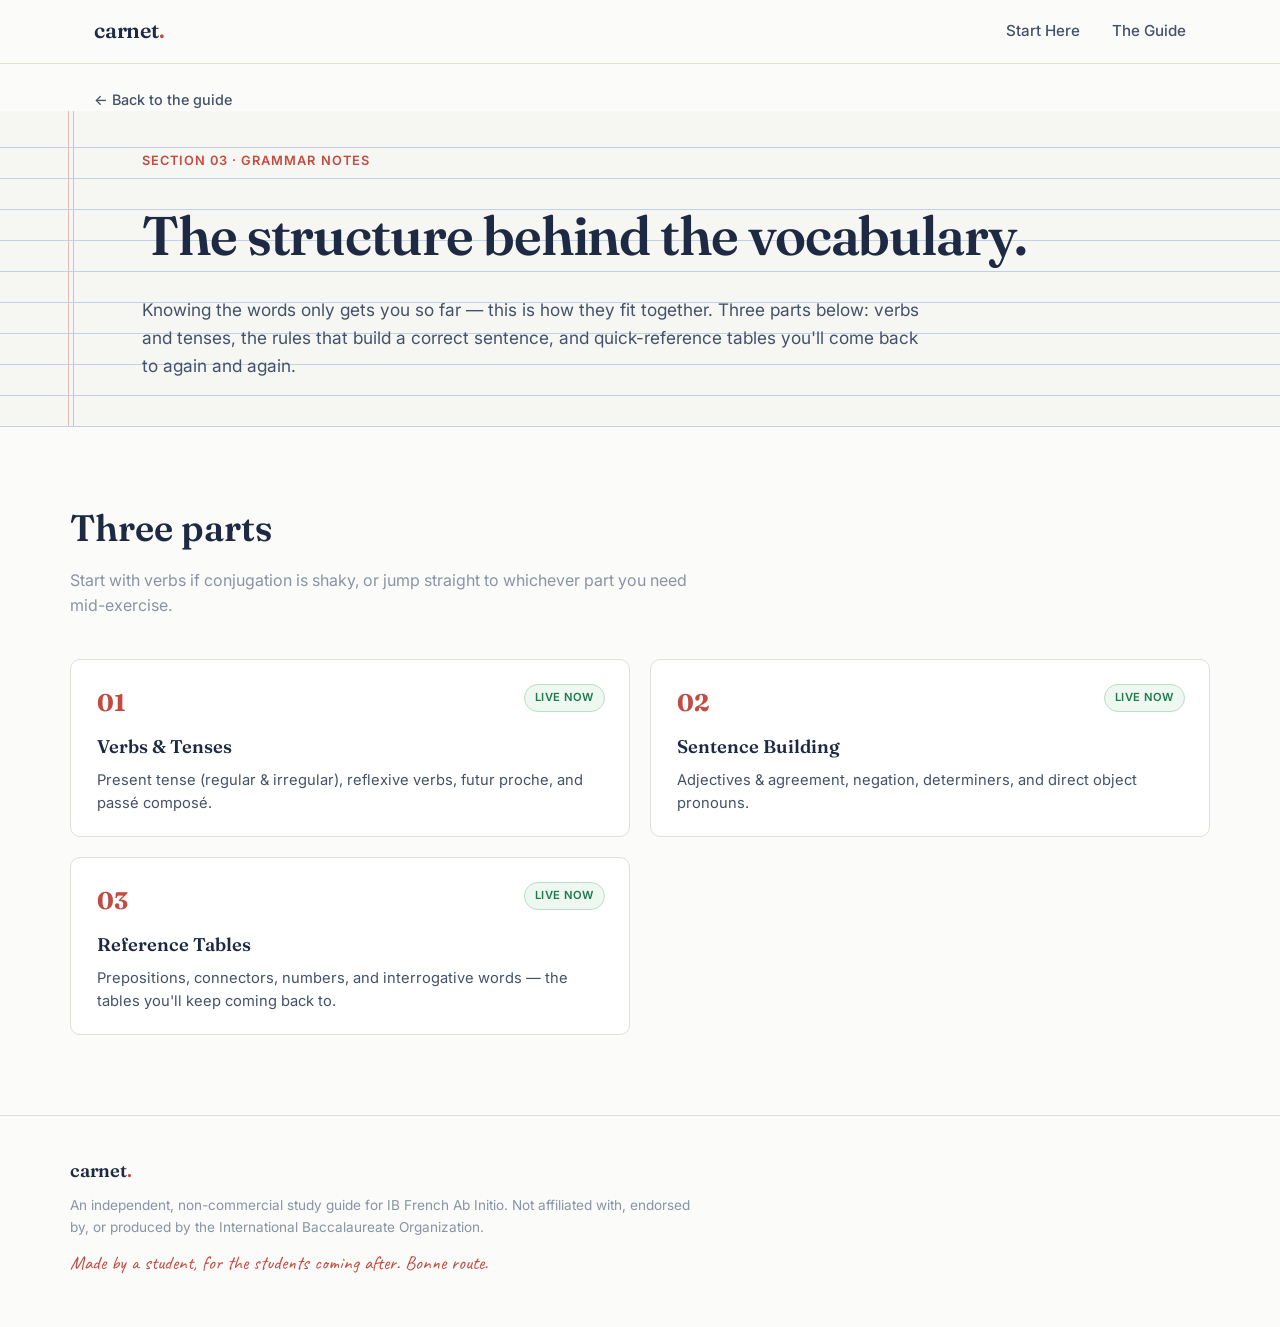
<file: grammar.html>
<!DOCTYPE html>
<html lang="en">
<head>
<meta charset="UTF-8">
<meta name="viewport" content="width=device-width, initial-scale=1.0">
<title>Grammar Notes — Carnet, IB French Ab Initio Guide</title>
<meta name="description" content="Grammar reference for IB French Ab Initio SL: verbs and tenses, sentence building, and quick-reference tables for prepositions, connectors, numbers and question words.">

<link rel="preconnect" href="https://fonts.googleapis.com">
<link rel="preconnect" href="https://fonts.gstatic.com" crossorigin>
<link href="https://fonts.googleapis.com/css2?family=Fraunces:ital,opsz,wght@0,9..144,400;0,9..144,500;0,9..144,600;0,9..144,700;0,9..144,900;1,9..144,500;1,9..144,600&family=Inter:wght@400;500;600;700&family=Caveat:wght@600;700&display=swap" rel="stylesheet">

<style>
/* =========================================================
   Carnet — IB French Ab Initio study guide
   Design language: French school notebook (cahier Seyès
   ruling, red correction-pen ink, Bic-blue accent) rendered
   with editorial type. See design notes at bottom of file.
   ========================================================= */

:root {
  /* colour */
  --paper:        #F6F7F2;
  --paper-flat:   #FBFBF9;
  --card-bg:      #FFFFFF;
  --ink:          #1E2A44;
  --ink-soft:     #45516B;
  --muted:        #8A93A6;
  --rule-blue:    #C3D0E6;
  --rule-red:     #C24C42;
  --rule-red-soft:#E7B9B3;
  --accent-blue:  #2650C7;
  --line:         #E1E0D6;

  /* type */
  --font-display: "Fraunces", Georgia, serif;
  --font-body:    "Inter", -apple-system, BlinkMacSystemFont, "Segoe UI", sans-serif;
  --font-hand:    "Caveat", cursive;

  /* layout */
  --max-w: 1140px;
  --radius: 10px;
}

/* ---------- reset ---------- */
*, *::before, *::after { box-sizing: border-box; }
html { scroll-behavior: smooth; }
@media (prefers-reduced-motion: reduce) {
  html { scroll-behavior: auto; }
  *, *::before, *::after { animation-duration: 0.001ms !important; transition-duration: 0.001ms !important; }
}

body {
  margin: 0;
  background: var(--paper-flat);
  color: var(--ink-soft);
  font-family: var(--font-body);
  font-size: 16px;
  line-height: 1.6;
  -webkit-font-smoothing: antialiased;
}

h1, h2, h3 { font-family: var(--font-display); color: var(--ink); margin: 0; }
p { margin: 0; }
ul { margin: 0; padding: 0; list-style: none; }
a { color: inherit; text-decoration: none; }
img { max-width: 100%; display: block; }
em { color: var(--rule-red); font-style: italic; }

.sr-only {
  position: absolute; width: 1px; height: 1px;
  padding: 0; margin: -1px; overflow: hidden;
  clip: rect(0,0,0,0); white-space: nowrap; border: 0;
}

.skip-link {
  position: absolute; left: -999px; top: 0;
  background: var(--ink); color: var(--paper);
  padding: 0.75rem 1.25rem; z-index: 100;
  border-radius: 0 0 8px 0;
}
.skip-link:focus { left: 0; }

a:focus-visible,
button:focus-visible {
  outline: 2px solid var(--accent-blue);
  outline-offset: 3px;
  border-radius: 4px;
}

/* ---------- notebook ruling (signature element) ---------- */
.notebook-page {
  position: relative;
  background-color: var(--paper);
  background-image:
    repeating-linear-gradient(
      to bottom,
      transparent 0,
      transparent 30px,
      var(--rule-blue) 30px,
      var(--rule-blue) 31px
    ),
    linear-gradient(
      to right,
      transparent 0,
      transparent 68px,
      var(--rule-red-soft) 68px,
      var(--rule-red-soft) 69px,
      transparent 69px,
      transparent 73px,
      var(--rule-red-soft) 73px,
      var(--rule-red-soft) 74px,
      transparent 74px
    );
  background-position: 0 6px, 0 0;
}

@media (max-width: 640px) {
  .notebook-page { background-image:
    repeating-linear-gradient(
      to bottom, transparent 0, transparent 26px,
      var(--rule-blue) 26px, var(--rule-blue) 27px
    );
  }
}

/* ---------- top bar ---------- */
.topbar {
  position: sticky; top: 0; z-index: 50;
  background: rgba(251, 251, 249, 0.9);
  backdrop-filter: blur(6px);
  border-bottom: 1px solid var(--line);
}
.topbar__inner {
  max-width: var(--max-w);
  margin: 0 auto;
  padding: 0.9rem 1.5rem;
  display: flex;
  align-items: center;
  justify-content: space-between;
}

.wordmark {
  font-family: var(--font-display);
  font-weight: 600;
  font-size: 1.35rem;
  letter-spacing: -0.01em;
  color: var(--ink);
}
.wordmark .dot { color: var(--rule-red); }
.wordmark--small { font-size: 1.15rem; }

.topnav { display: flex; gap: 2rem; }
.topnav a {
  font-size: 0.95rem;
  font-weight: 500;
  color: var(--ink-soft);
  position: relative;
  padding-bottom: 2px;
}
.topnav a:hover { color: var(--accent-blue); }
.topnav a::after {
  content: "";
  position: absolute; left: 0; right: 0; bottom: -3px;
  height: 2px; background: var(--rule-red);
  transform: scaleX(0); transform-origin: left;
  transition: transform 0.2s ease;
}
.topnav a:hover::after { transform: scaleX(1); }

.nav-toggle {
  display: none;
  flex-direction: column;
  justify-content: center;
  gap: 5px;
  width: 36px; height: 36px;
  background: none; border: none; cursor: pointer;
}
.nav-toggle span {
  display: block; height: 2px; width: 100%;
  background: var(--ink);
}

@media (max-width: 720px) {
  .nav-toggle { display: flex; }
  .topnav {
    position: absolute; top: 100%; left: 0; right: 0;
    background: var(--paper-flat);
    flex-direction: column;
    gap: 0;
    border-bottom: 1px solid var(--line);
    max-height: 0;
    overflow: hidden;
    transition: max-height 0.25s ease;
  }
  .topnav.is-open { max-height: 200px; }
  .topnav a {
    padding: 1rem 1.5rem;
    border-top: 1px solid var(--line);
  }
  .topnav a::after { display: none; }
}

/* ---------- hero ---------- */
.hero {
  padding: 4.5rem 1.5rem 3.5rem;
}

.hero__row {
  max-width: var(--max-w);
  margin: 0 auto;
  gap: 3rem;
}

.hero__inner { padding-left: 4.5rem; }

.eyebrow {
  font-size: 0.8rem;
  font-weight: 600;
  letter-spacing: 0.08em;
  text-transform: uppercase;
  color: var(--rule-red);
  margin-bottom: 1.25rem;
}

.hero__title {
  font-size: clamp(2.75rem, 6vw, 4.75rem);
  font-weight: 600;
  line-height: 1.02;
  letter-spacing: -0.02em;
  margin-bottom: 1.5rem;
}

.hero__lede {
  max-width: 42em;
  font-size: 1.15rem;
  color: var(--ink-soft);
  margin-bottom: 2rem;
}

.hero__actions {
  display: flex;
  flex-wrap: wrap;
  gap: 1rem;
  margin-bottom: 1.1rem;
}

.btn {
  display: inline-flex;
  align-items: center;
  gap: 0.4rem;
  padding: 0.85rem 1.5rem;
  border-radius: 999px;
  font-weight: 600;
  font-size: 0.98rem;
  transition: transform 0.15s ease, box-shadow 0.15s ease, background 0.15s ease;
}
.btn--primary {
  background: var(--ink);
  color: var(--paper-flat);
}
.btn--primary:hover { background: var(--accent-blue); transform: translateY(-1px); }
.btn--ghost {
  border: 1.5px solid var(--ink);
  color: var(--ink);
}
.btn--ghost:hover { border-color: var(--accent-blue); color: var(--accent-blue); }

.hero__note {
  font-family: var(--font-hand);
  font-size: 1.25rem;
  color: var(--rule-red);
  transform: rotate(-1deg);
}

/* stat card, styled like a stamped index/exam card */
.statcard {
  background: var(--card-bg);
  border: 1px solid var(--line);
  border-radius: var(--radius);
  padding: 1.75rem 1.75rem 1.5rem;
  box-shadow: 0 18px 40px -24px rgba(30, 42, 68, 0.35);
  margin-left: 4.5rem;
  margin-right: 1.5rem;
  position: relative;
  transform: rotate(1.1deg);
}
.statcard::before {
  content: "";
  position: absolute; inset: 8px;
  border: 1px dashed var(--rule-blue);
  border-radius: 6px;
  pointer-events: none;
}
.statcard__title {
  font-family: var(--font-display);
  font-size: 1.05rem;
  font-weight: 600;
  color: var(--ink);
  margin-bottom: 1.1rem;
}
.statcard__list { display: flex; flex-direction: column; gap: 0.9rem; }
.statcard__list li {
  display: flex;
  align-items: baseline;
  gap: 0.9rem;
  padding-bottom: 0.9rem;
  border-bottom: 1px dotted var(--line);
}
.statcard__list li:last-child { border-bottom: none; padding-bottom: 0; }
.statcard__num {
  font-family: var(--font-display);
  font-weight: 700;
  font-size: 1.6rem;
  color: var(--accent-blue);
  min-width: 3.2rem;
}
.statcard__pct { font-size: 1rem; }
.statcard__label {
  font-size: 0.92rem;
  color: var(--ink-soft);
  line-height: 1.35;
}
.statcard__label small { color: var(--muted); }
.statcard__foot {
  margin-top: 1.1rem;
  padding-top: 1rem;
  border-top: 1px solid var(--line);
  font-size: 0.85rem;
  color: var(--muted);
  font-style: italic;
}

@media (min-width: 900px) {
  .hero__row { display: flex; align-items: flex-start; }
  .hero__inner { flex: 1.35; }
  .statcard { flex: 1; margin-top: 0.5rem; }
}
@media (max-width: 899px) {
  .hero__inner { padding-left: 2.25rem; }
  .statcard { margin-left: 2.25rem; margin-right: 0; margin-top: 2.5rem; transform: none; }
}
@media (max-width: 640px) {
  .hero__inner { padding-left: 1.25rem; }
  .statcard { margin-left: 1.25rem; margin-right: 1.25rem; }
}

/* ---------- section heading ---------- */
.section-heading {
  font-size: clamp(1.7rem, 3.2vw, 2.3rem);
  font-weight: 600;
  display: flex;
  align-items: baseline;
  gap: 0.85rem;
  margin-bottom: 0.5rem;
}
.section-heading__num {
  font-size: 1.1rem;
  color: var(--rule-red);
  font-weight: 700;
  letter-spacing: 0.04em;
}

/* ---------- start here ---------- */
.start-here {
  padding: 4rem 1.5rem 3rem;
}
.start-here > * { max-width: var(--max-w); margin-left: auto; margin-right: auto; }
.start-here .section-heading { padding-left: 4.5rem; }

.start-here__grid {
  display: grid;
  grid-template-columns: 1fr 1fr;
  gap: 2.5rem;
  padding-left: 4.5rem;
  padding-right: 1.5rem;
  margin-top: 2rem;
}
.start-here__block h3 {
  font-size: 1.25rem;
  font-weight: 600;
  margin-bottom: 0.85rem;
}
.start-here__block p { margin-bottom: 0.9rem; font-size: 0.98rem; }
.start-here__block p:last-child { margin-bottom: 0; }

.mini-stats { margin: 1.1rem 0; display: flex; flex-direction: column; gap: 0.7rem; }
.mini-stats li {
  font-size: 0.92rem;
  color: var(--ink-soft);
  padding-left: 1rem;
  border-left: 2px solid var(--rule-blue);
}
.mini-stats li strong {
  display: block;
  color: var(--ink);
  font-family: var(--font-display);
  font-size: 0.98rem;
  margin-bottom: 0.15rem;
}

@media (max-width: 899px) {
  .start-here .section-heading,
  .start-here__grid { padding-left: 2.25rem; }
  .start-here__grid { grid-template-columns: 1fr; gap: 2rem; }
}
@media (max-width: 640px) {
  .start-here .section-heading,
  .start-here__grid { padding-left: 1.25rem; padding-right: 1.25rem; }
}

/* marginalia — handwritten red-pen tips */
.marginalia {
  margin-top: 3rem;
  margin-left: 4.5rem;
  margin-right: 1.5rem;
  padding: 1.75rem 2rem;
  border: 1.5px dashed var(--rule-red-soft);
  border-radius: 14px;
  background: rgba(255,255,255,0.55);
}
.marginalia__title {
  font-family: var(--font-hand);
  font-size: 1.4rem;
  color: var(--rule-red);
  margin-bottom: 0.9rem;
}
.marginalia__list { display: flex; flex-direction: column; gap: 0.55rem; }
.marginalia__list li {
  font-family: var(--font-hand);
  font-size: 1.25rem;
  line-height: 1.35;
  color: #7a3530;
  position: relative;
  padding-left: 1.4rem;
}
.marginalia__list li::before {
  content: "—";
  position: absolute; left: 0;
  color: var(--rule-red);
}

@media (max-width: 899px) {
  .marginalia { margin-left: 2.25rem; }
}
@media (max-width: 640px) {
  .marginalia { margin-left: 1.25rem; margin-right: 1.25rem; padding: 1.4rem 1.5rem; }
  .marginalia__list li { font-size: 1.15rem; }
}

/* ---------- sections grid ---------- */
.sections {
  padding: 4.5rem 1.5rem 5rem;
  background: var(--paper-flat);
}
.sections__head,
.card-grid { max-width: var(--max-w); margin: 0 auto; }

.sections__intro {
  margin-top: 0.6rem;
  color: var(--muted);
  font-size: 1rem;
  max-width: 40em;
}

.card-grid {
  margin-top: 2.5rem;
  display: grid;
  grid-template-columns: repeat(2, 1fr);
  gap: 1.25rem;
}

.card {
  position: relative;
  background: var(--card-bg);
  border: 1px solid var(--line);
  border-radius: var(--radius);
  padding: 1.5rem 1.6rem 1.4rem;
  display: block;
  transition: transform 0.15s ease, box-shadow 0.15s ease, border-color 0.15s ease;
}
a.card { cursor: pointer; }
.card[aria-disabled="true"] { opacity: 0.62; }

a.card:hover {
  transform: translateY(-3px);
  border-color: var(--accent-blue);
  box-shadow: 0 18px 34px -24px rgba(30, 42, 68, 0.45);
}

.card__num {
  display: block;
  font-family: var(--font-display);
  font-weight: 700;
  font-size: 1.5rem;
  color: var(--rule-blue);
  margin-bottom: 0.6rem;
}
.card--live .card__num { color: var(--rule-red); }

.card__badge {
  position: absolute;
  top: 1.5rem; right: 1.5rem;
  font-size: 0.7rem;
  font-weight: 600;
  letter-spacing: 0.03em;
  text-transform: uppercase;
  color: var(--muted);
  border: 1px solid var(--line);
  border-radius: 999px;
  padding: 0.25rem 0.65rem;
}
.card__badge--live {
  color: #1F7A4D;
  border-color: #B9DFC7;
  background: #EEF8F1;
}

.card__title {
  font-size: 1.15rem;
  font-weight: 600;
  margin-bottom: 0.5rem;
  padding-right: 5.5rem;
}
.card__desc {
  font-size: 0.92rem;
  color: var(--ink-soft);
  line-height: 1.5;
}

@media (max-width: 720px) {
  .card-grid { grid-template-columns: 1fr; }
  .card__title { padding-right: 6rem; }
}

/* ---------- footer ---------- */
.footer {
  border-top: 1px solid var(--line);
  padding: 2.5rem 1.5rem 3rem;
  background: var(--paper-flat);
}
.footer__inner {
  max-width: var(--max-w);
  margin: 0 auto;
  display: flex;
  flex-direction: column;
  gap: 0.6rem;
}
.footer__text {
  font-size: 0.85rem;
  color: var(--muted);
  max-width: 46em;
}
.footer__signoff {
  font-family: var(--font-hand);
  font-size: 1.2rem;
  color: var(--rule-red);
}

/* ---------- sub-page breadcrumb ---------- */
.breadcrumb {
  display: block;
  max-width: var(--max-w);
  margin: 1.5rem auto 0;
  padding: 0 1.5rem;
  font-size: 0.9rem;
  font-weight: 500;
  color: var(--ink-soft);
}
.breadcrumb:hover { color: var(--accent-blue); }

/* ---------- sub-page hero (smaller version of homepage hero) ---------- */
.page-hero {
  padding: 2.5rem 1.5rem 3rem;
}
.page-hero__inner {
  max-width: var(--max-w);
  margin: 0 auto;
  padding-left: 4.5rem;
}
.page-hero__title {
  font-size: clamp(2.2rem, 4.5vw, 3.4rem);
  font-weight: 600;
  letter-spacing: -0.02em;
  margin-bottom: 1.1rem;
}
.page-hero__lede {
  max-width: 46em;
  font-size: 1.08rem;
  color: var(--ink-soft);
}
@media (max-width: 899px) {
  .page-hero__inner { padding-left: 2.25rem; }
}
@media (max-width: 640px) {
  .page-hero__inner { padding-left: 1.25rem; }
}

/* ---------- jump nav (in-page anchor links) ---------- */
.jump-nav {
  max-width: var(--max-w);
  margin: 0 auto;
  padding: 0 1.5rem 2.5rem 6rem;
  display: flex;
  flex-wrap: wrap;
  gap: 0.6rem 1.2rem;
}
.jump-nav a {
  font-size: 0.88rem;
  font-weight: 600;
  color: var(--accent-blue);
  border-bottom: 1px dotted var(--accent-blue);
  padding-bottom: 1px;
}
.jump-nav a:hover { color: var(--rule-red); border-color: var(--rule-red); }
@media (max-width: 899px) {
  .jump-nav { padding-left: 3.75rem; }
}
@media (max-width: 640px) {
  .jump-nav { padding-left: 1.75rem; }
}

/* ---------- theme topic blocks + vocab tables ---------- */
.topic {
  max-width: var(--max-w);
  margin: 0 auto;
  padding: 2.75rem 1.5rem 0 6rem;
  scroll-margin-top: 5.5rem;
}
.topic:last-of-type { padding-bottom: 3rem; }
@media (max-width: 899px) {
  .topic { padding-left: 3.75rem; }
}
@media (max-width: 640px) {
  .topic { padding-left: 1.75rem; padding-right: 1.25rem; }
}

.topic__title {
  font-size: 1.4rem;
  font-weight: 600;
  margin-bottom: 1.1rem;
  display: flex;
  align-items: baseline;
  gap: 0.6rem;
}
.topic__title span {
  font-family: var(--font-hand);
  font-size: 1.15rem;
  color: var(--rule-red);
}

.topic__sublabel {
  font-family: var(--font-display);
  font-weight: 600;
  font-size: 0.95rem;
  color: var(--ink);
  margin: 1.75rem 0 0.75rem;
}
.topic__sublabel:first-of-type { margin-top: 0; }

.table-scroll {
  max-width: 880px;
  overflow-x: auto;
  -webkit-overflow-scrolling: touch;
  border-radius: var(--radius);
}

.vocab-table {
  width: 100%;
  max-width: 880px;
  border-collapse: collapse;
  background: var(--card-bg);
  border: 1px solid var(--line);
  border-radius: var(--radius);
  overflow: hidden;
}.vocab-table th {
  text-align: left;
  font-family: var(--font-display);
  font-size: 0.85rem;
  font-weight: 600;
  color: var(--ink);
  background: var(--paper);
  padding: 0.7rem 1.1rem;
  border-bottom: 1px solid var(--line);
}
.vocab-table td {
  padding: 0.65rem 1.1rem;
  font-size: 0.95rem;
  color: var(--ink-soft);
  border-bottom: 1px solid var(--line);
  vertical-align: top;
}
.vocab-table tr:last-child td { border-bottom: none; }
.vocab-table td.fr { font-weight: 600; color: var(--ink); white-space: nowrap; }
.vocab-table th:nth-child(3), .vocab-table td:nth-child(3) { width: 34%; }
.vocab-table td.blank {
  position: relative;
}
.vocab-table td.blank::after {
  content: "";
  display: block;
  height: 1px;
  margin-top: 1.3rem;
  background-image: linear-gradient(to right, var(--rule-blue) 60%, transparent 0%);
  background-size: 8px 1px;
  background-repeat: repeat-x;
}

@media (max-width: 640px) {
  .vocab-table { font-size: 0.85rem; min-width: 560px; }
  .vocab-table th, .vocab-table td { padding: 0.55rem 0.7rem; }
  .table-scroll { border: 1px solid var(--line); }
  .table-scroll .vocab-table { border: none; border-radius: 0; }
}

/* =========================================================
   Design notes (kept for future passes):
   Signature = cahier Seyès ruling (horizontal rule + double
   red margin) applied only to the "written" sections (hero,
   start-here), left plain for the sitemap/card grid — so the
   notebook motif reads as a place, not a texture slapped on
   everything. Handwriting face reserved strictly for the
   red-ink marginalia, never for real content, so it stays a
   garnish rather than a readability problem.
   ========================================================= */

</style>
</head>
<body>

<a class="skip-link" href="#main">Skip to content</a>

<header class="topbar">
  <div class="topbar__inner">
    <a href="index.html" class="wordmark">carnet<span class="dot">.</span></a>

    <button class="nav-toggle" id="navToggle" aria-expanded="false" aria-controls="topnav">
      <span></span><span></span><span></span>
      <span class="sr-only">Menu</span>
    </button>

    <nav class="topnav" id="topnav" aria-label="Primary">
      <a href="index.html#start-here">Start Here</a>
      <a href="index.html#sections">The Guide</a>
    </nav>
  </div>
</header>

<main id="main">

  <a class="breadcrumb" href="index.html#sections">← Back to the guide</a>

  <section class="page-hero notebook-page">
    <div class="page-hero__inner">
      <p class="eyebrow">Section 03 · Grammar Notes</p>
      <h1 class="page-hero__title">The structure behind the vocabulary.</h1>
      <p class="page-hero__lede">Knowing the words only gets you so far — this is how they fit together. Three parts below: verbs and tenses, the rules that build a correct sentence, and quick-reference tables you'll come back to again and again.</p>
    </div>
  </section>

  <section class="sections" id="topics">
    <div class="sections__head">
      <h2 class="section-heading">Three parts</h2>
      <p class="sections__intro">Start with verbs if conjugation is shaky, or jump straight to whichever part you need mid-exercise.</p>
    </div>

    <div class="card-grid">

      <a class="card card--live" href="grammar-verbs.html">
        <span class="card__num">01</span>
        <span class="card__badge card__badge--live">Live now</span>
        <h3 class="card__title">Verbs &amp; Tenses</h3>
        <p class="card__desc">Present tense (regular &amp; irregular), reflexive verbs, futur proche, and passé composé.</p>
      </a>

      <a class="card card--live" href="grammar-sentence-building.html">
        <span class="card__num">02</span>
        <span class="card__badge card__badge--live">Live now</span>
        <h3 class="card__title">Sentence Building</h3>
        <p class="card__desc">Adjectives &amp; agreement, negation, determiners, and direct object pronouns.</p>
      </a>

      <a class="card card--live" href="grammar-reference.html">
        <span class="card__num">03</span>
        <span class="card__badge card__badge--live">Live now</span>
        <h3 class="card__title">Reference Tables</h3>
        <p class="card__desc">Prepositions, connectors, numbers, and interrogative words — the tables you'll keep coming back to.</p>
      </a>

    </div>
  </section>

</main>

<footer class="footer">
  <div class="footer__inner">
    <a href="index.html" class="wordmark wordmark--small">carnet<span class="dot">.</span></a>
    <p class="footer__text">An independent, non-commercial study guide for IB French Ab Initio. Not affiliated with, endorsed by, or produced by the International Baccalaureate Organization.</p>
    <p class="footer__signoff">Made by a student, for the students coming after. Bonne route.</p>
  </div>
</footer>

<script>
(function () {
  const toggle = document.getElementById('navToggle');
  const nav = document.getElementById('topnav');
  if (!toggle || !nav) return;

  toggle.addEventListener('click', function () {
    const isOpen = nav.classList.toggle('is-open');
    toggle.setAttribute('aria-expanded', isOpen ? 'true' : 'false');
  });

  nav.querySelectorAll('a').forEach(function (link) {
    link.addEventListener('click', function () {
      nav.classList.remove('is-open');
      toggle.setAttribute('aria-expanded', 'false');
    });
  });
})();

</script>
</body>
</html>
</file>
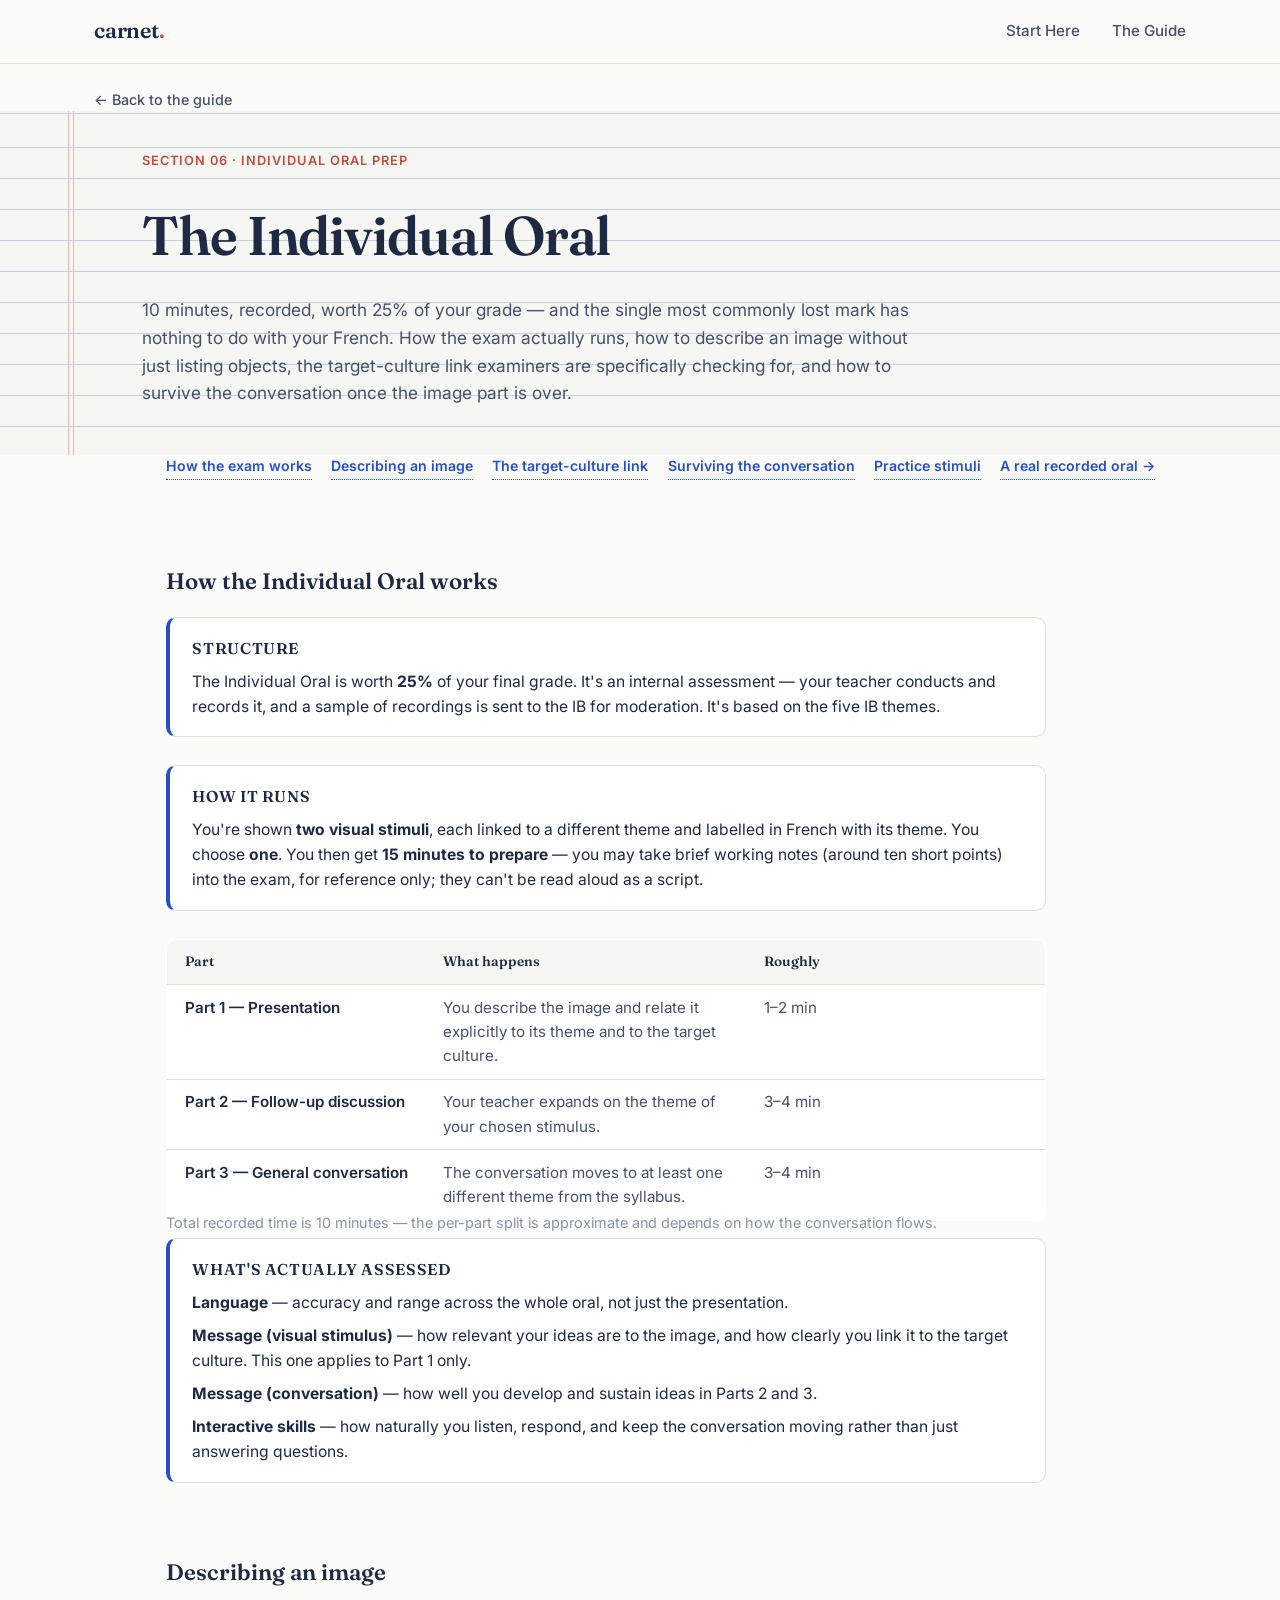
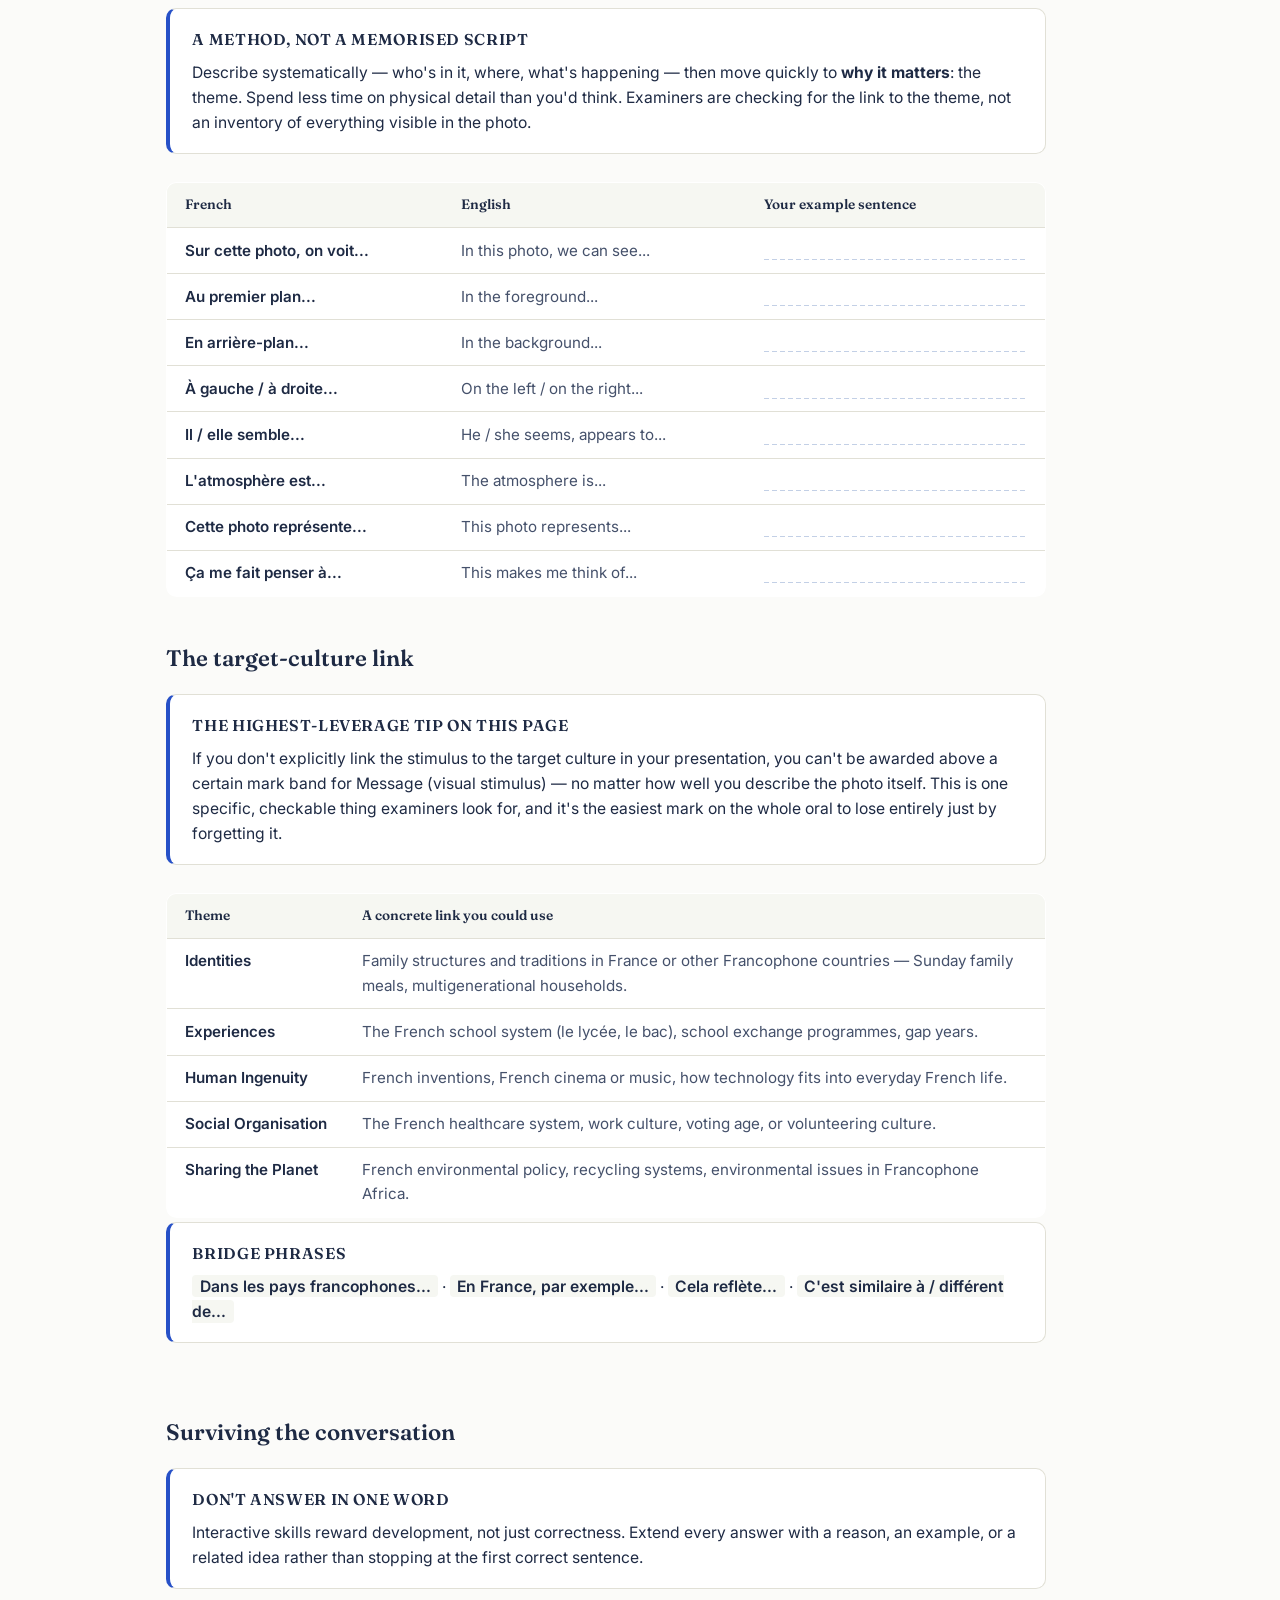
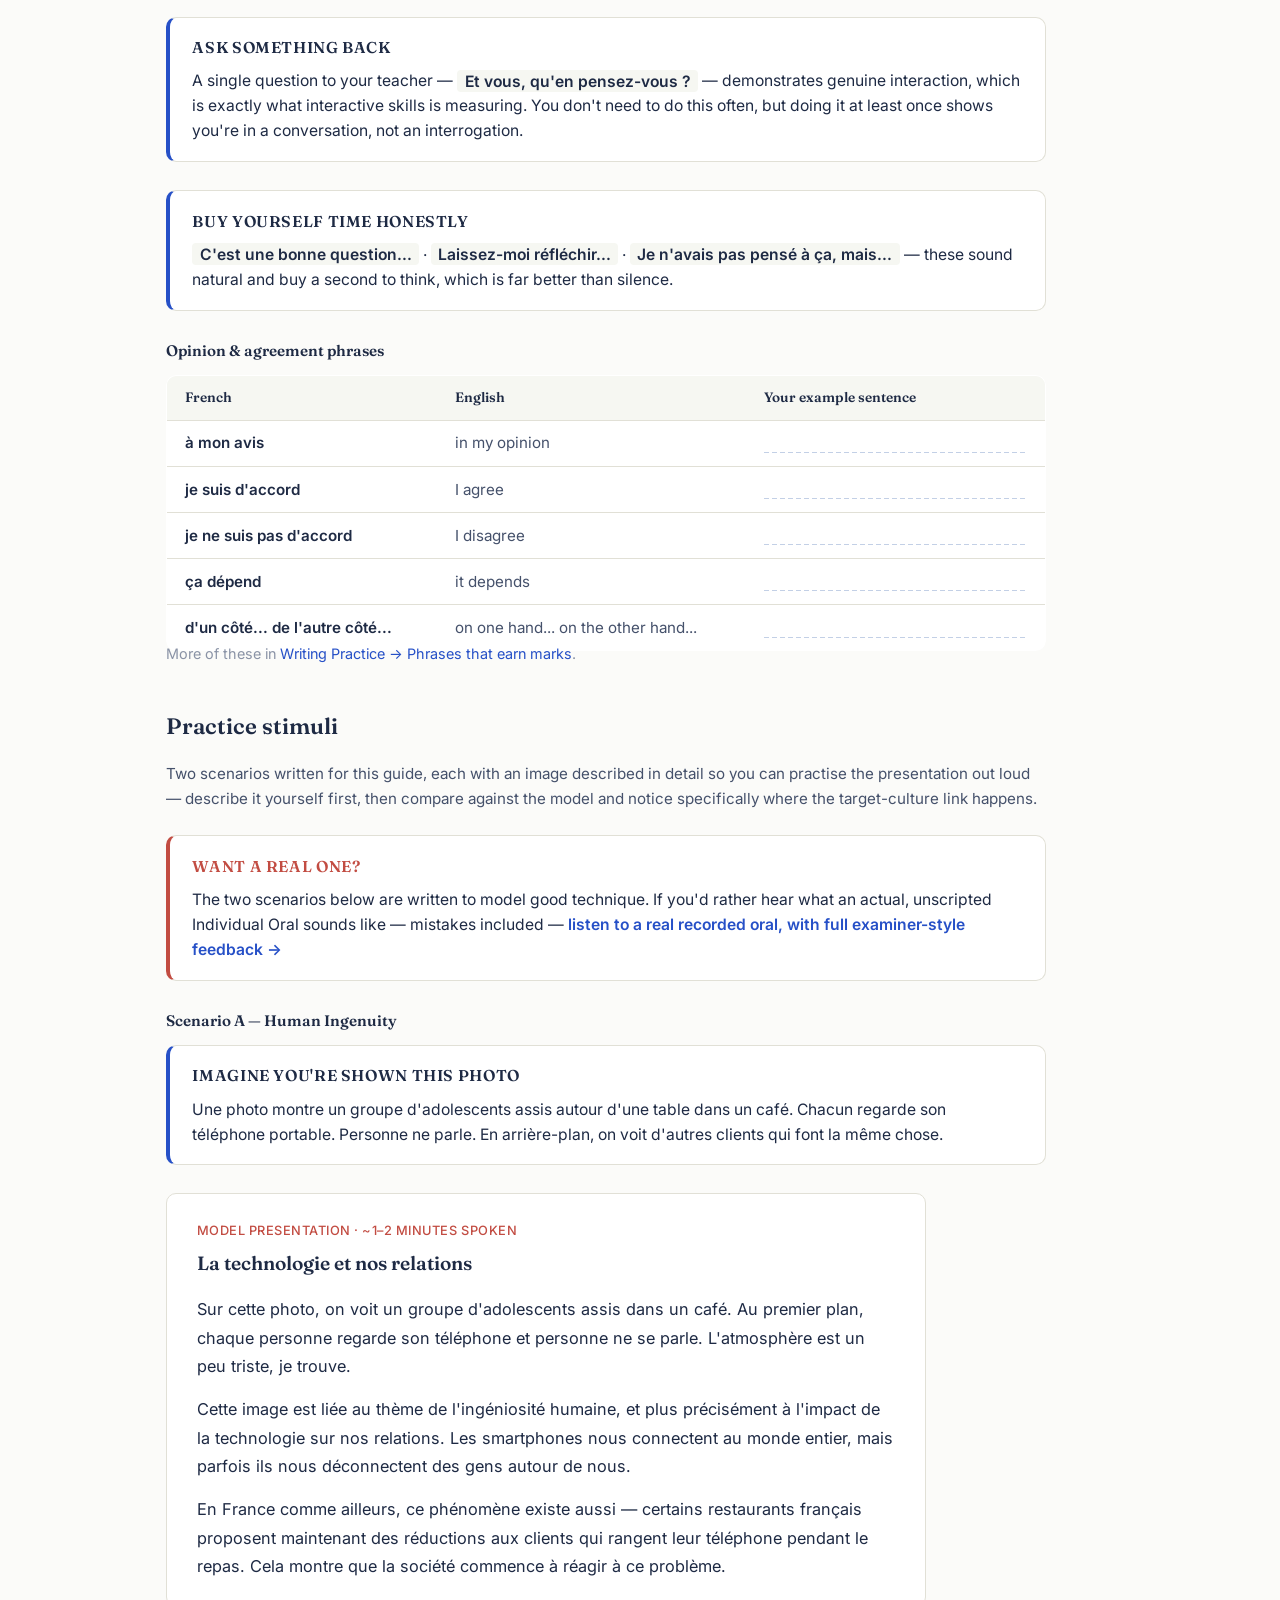
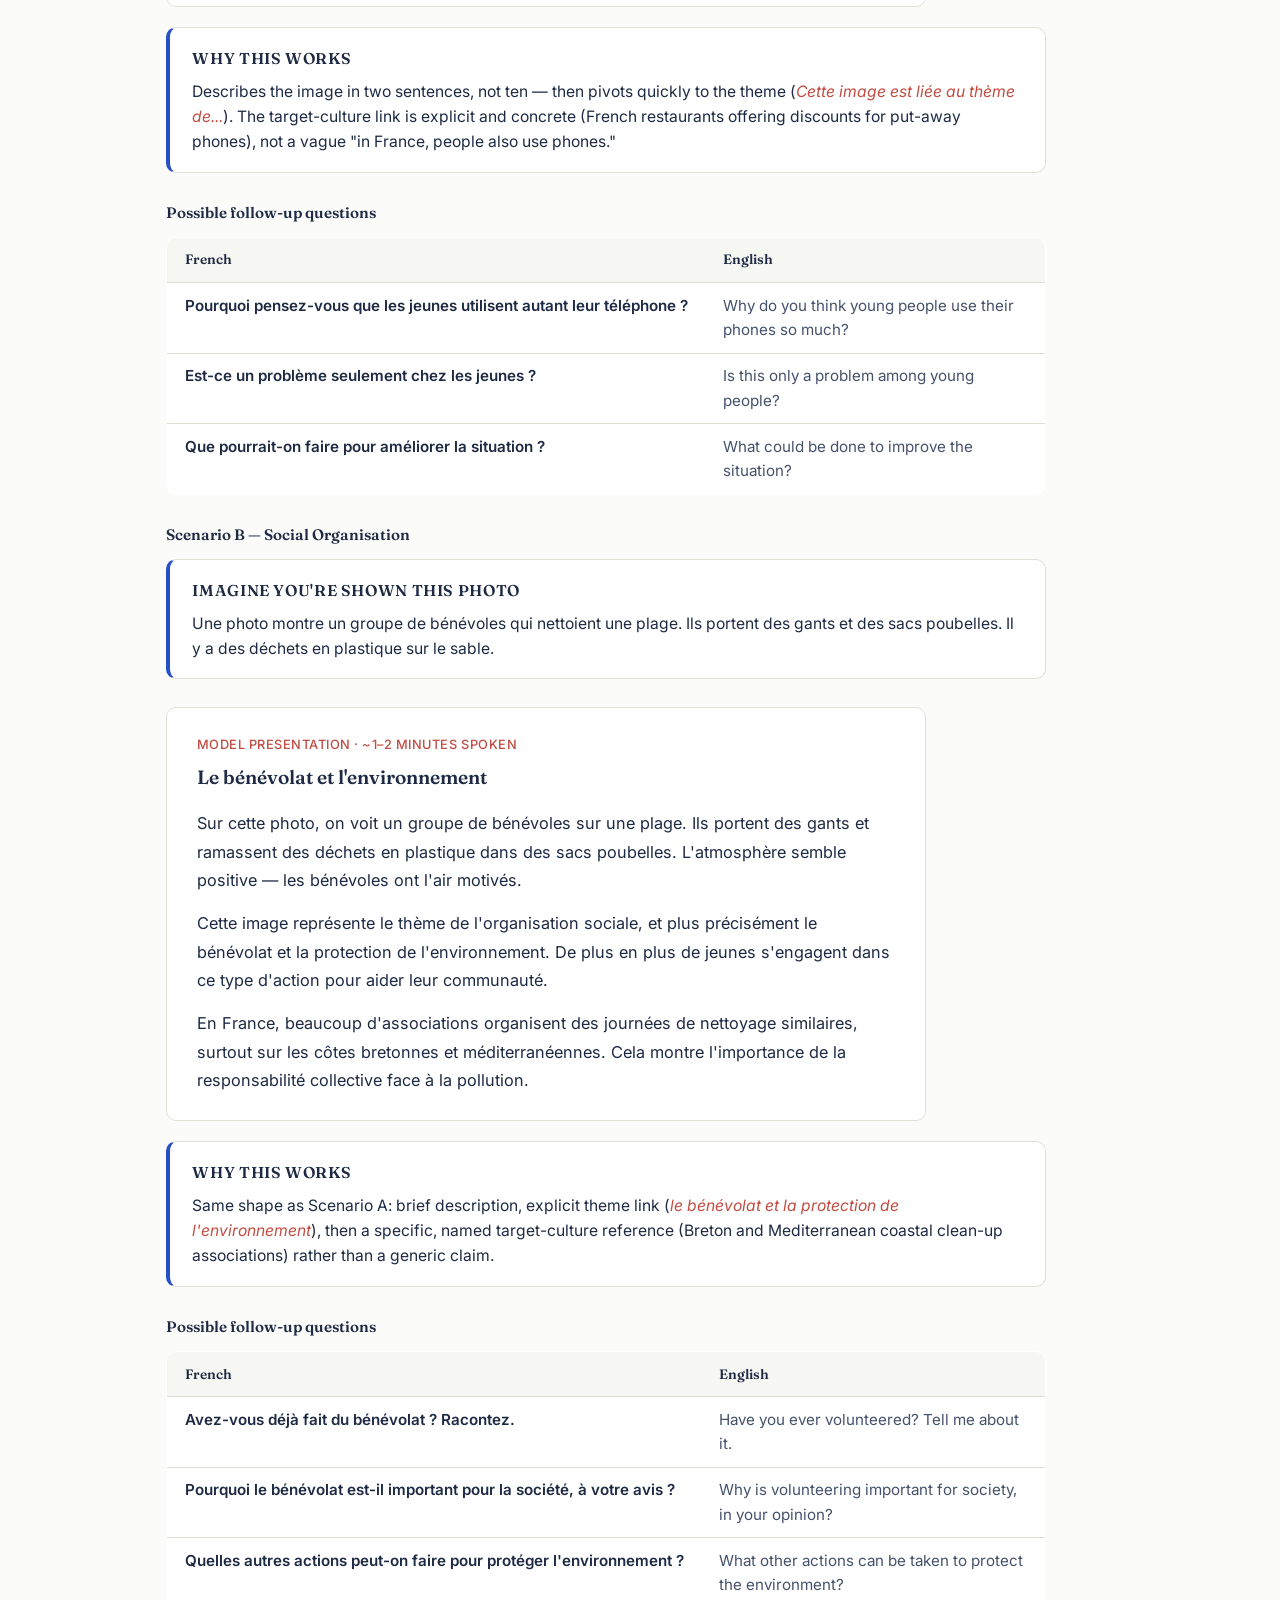
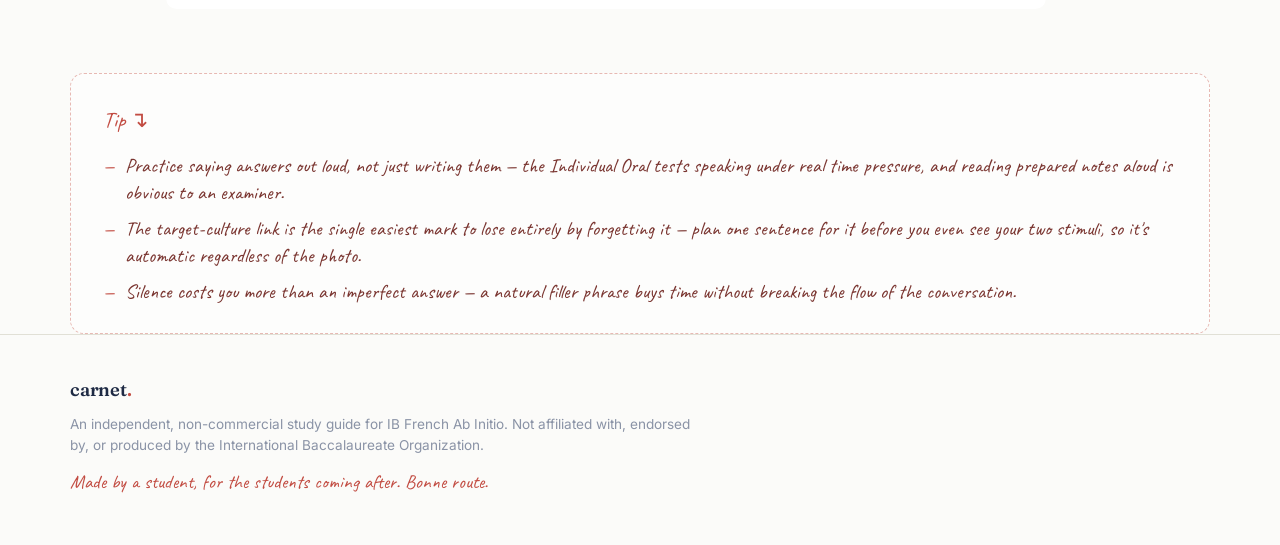
<file: individual-oral-prep.html>
<!DOCTYPE html>
<html lang="en">
<head>
<meta charset="UTF-8">
<meta name="viewport" content="width=device-width, initial-scale=1.0">
<title>Individual Oral Prep — Carnet, IB French Ab Initio Guide</title>
<meta name="description" content="IB French Ab Initio Individual Oral: exam structure, describing a visual stimulus, the target-culture link that caps your marks if you skip it, conversation survival phrases, and practice stimuli with model presentations.">

<link rel="preconnect" href="https://fonts.googleapis.com">
<link rel="preconnect" href="https://fonts.gstatic.com" crossorigin>
<link href="https://fonts.googleapis.com/css2?family=Fraunces:ital,opsz,wght@0,9..144,400;0,9..144,500;0,9..144,600;0,9..144,700;0,9..144,900;1,9..144,500;1,9..144,600&family=Inter:wght@400;500;600;700&family=Caveat:wght@600;700&display=swap" rel="stylesheet">

<style>
/* =========================================================
   Carnet — IB French Ab Initio study guide
   Design language: French school notebook (cahier Seyès
   ruling, red correction-pen ink, Bic-blue accent) rendered
   with editorial type. See design notes at bottom of file.
   ========================================================= */

:root {
  /* colour */
  --paper:        #F6F7F2;
  --paper-flat:   #FBFBF9;
  --card-bg:      #FFFFFF;
  --ink:          #1E2A44;
  --ink-soft:     #45516B;
  --muted:        #8A93A6;
  --rule-blue:    #C3D0E6;
  --rule-red:     #C24C42;
  --rule-red-soft:#E7B9B3;
  --accent-blue:  #2650C7;
  --line:         #E1E0D6;

  /* type */
  --font-display: "Fraunces", Georgia, serif;
  --font-body:    "Inter", -apple-system, BlinkMacSystemFont, "Segoe UI", sans-serif;
  --font-hand:    "Caveat", cursive;

  /* layout */
  --max-w: 1140px;
  --radius: 10px;
}

/* ---------- reset ---------- */
*, *::before, *::after { box-sizing: border-box; }
html { scroll-behavior: smooth; }
@media (prefers-reduced-motion: reduce) {
  html { scroll-behavior: auto; }
  *, *::before, *::after { animation-duration: 0.001ms !important; transition-duration: 0.001ms !important; }
}

body {
  margin: 0;
  background: var(--paper-flat);
  color: var(--ink-soft);
  font-family: var(--font-body);
  font-size: 16px;
  line-height: 1.6;
  -webkit-font-smoothing: antialiased;
}

h1, h2, h3 { font-family: var(--font-display); color: var(--ink); margin: 0; }
p { margin: 0; }
ul { margin: 0; padding: 0; list-style: none; }
a { color: inherit; text-decoration: none; }
img { max-width: 100%; display: block; }
em { color: var(--rule-red); font-style: italic; }

.sr-only {
  position: absolute; width: 1px; height: 1px;
  padding: 0; margin: -1px; overflow: hidden;
  clip: rect(0,0,0,0); white-space: nowrap; border: 0;
}

.skip-link {
  position: absolute; left: -999px; top: 0;
  background: var(--ink); color: var(--paper);
  padding: 0.75rem 1.25rem; z-index: 100;
  border-radius: 0 0 8px 0;
}
.skip-link:focus { left: 0; }

a:focus-visible,
button:focus-visible {
  outline: 2px solid var(--accent-blue);
  outline-offset: 3px;
  border-radius: 4px;
}

/* ---------- notebook ruling (signature element) ---------- */
.notebook-page {
  position: relative;
  background-color: var(--paper);
  background-image:
    repeating-linear-gradient(
      to bottom,
      transparent 0,
      transparent 30px,
      var(--rule-blue) 30px,
      var(--rule-blue) 31px
    ),
    linear-gradient(
      to right,
      transparent 0,
      transparent 68px,
      var(--rule-red-soft) 68px,
      var(--rule-red-soft) 69px,
      transparent 69px,
      transparent 73px,
      var(--rule-red-soft) 73px,
      var(--rule-red-soft) 74px,
      transparent 74px
    );
  background-position: 0 6px, 0 0;
}

@media (max-width: 640px) {
  .notebook-page { background-image:
    repeating-linear-gradient(
      to bottom, transparent 0, transparent 26px,
      var(--rule-blue) 26px, var(--rule-blue) 27px
    );
  }
}

/* ---------- top bar ---------- */
.topbar {
  position: sticky; top: 0; z-index: 50;
  background: rgba(251, 251, 249, 0.9);
  backdrop-filter: blur(6px);
  border-bottom: 1px solid var(--line);
}
.topbar__inner {
  max-width: var(--max-w);
  margin: 0 auto;
  padding: 0.9rem 1.5rem;
  display: flex;
  align-items: center;
  justify-content: space-between;
}

.wordmark {
  font-family: var(--font-display);
  font-weight: 600;
  font-size: 1.35rem;
  letter-spacing: -0.01em;
  color: var(--ink);
}
.wordmark .dot { color: var(--rule-red); }
.wordmark--small { font-size: 1.15rem; }

.topnav { display: flex; gap: 2rem; }
.topnav a {
  font-size: 0.95rem;
  font-weight: 500;
  color: var(--ink-soft);
  position: relative;
  padding-bottom: 2px;
}
.topnav a:hover { color: var(--accent-blue); }
.topnav a::after {
  content: "";
  position: absolute; left: 0; right: 0; bottom: -3px;
  height: 2px; background: var(--rule-red);
  transform: scaleX(0); transform-origin: left;
  transition: transform 0.2s ease;
}
.topnav a:hover::after { transform: scaleX(1); }

.nav-toggle {
  display: none;
  flex-direction: column;
  justify-content: center;
  gap: 5px;
  width: 36px; height: 36px;
  background: none; border: none; cursor: pointer;
}
.nav-toggle span {
  display: block; height: 2px; width: 100%;
  background: var(--ink);
}

@media (max-width: 720px) {
  .nav-toggle { display: flex; }
  .topnav {
    position: absolute; top: 100%; left: 0; right: 0;
    background: var(--paper-flat);
    flex-direction: column;
    gap: 0;
    border-bottom: 1px solid var(--line);
    max-height: 0;
    overflow: hidden;
    transition: max-height 0.25s ease;
  }
  .topnav.is-open { max-height: 200px; }
  .topnav a {
    padding: 1rem 1.5rem;
    border-top: 1px solid var(--line);
  }
  .topnav a::after { display: none; }
}

/* ---------- hero ---------- */
.hero {
  padding: 4.5rem 1.5rem 3.5rem;
}

.hero__row {
  max-width: var(--max-w);
  margin: 0 auto;
  gap: 3rem;
}

.hero__inner { padding-left: 4.5rem; }

.eyebrow {
  font-size: 0.8rem;
  font-weight: 600;
  letter-spacing: 0.08em;
  text-transform: uppercase;
  color: var(--rule-red);
  margin-bottom: 1.25rem;
}

.hero__title {
  font-size: clamp(2.75rem, 6vw, 4.75rem);
  font-weight: 600;
  line-height: 1.02;
  letter-spacing: -0.02em;
  margin-bottom: 1.5rem;
}

.hero__lede {
  max-width: 42em;
  font-size: 1.15rem;
  color: var(--ink-soft);
  margin-bottom: 2rem;
}

.hero__actions {
  display: flex;
  flex-wrap: wrap;
  gap: 1rem;
  margin-bottom: 1.1rem;
}

.btn {
  display: inline-flex;
  align-items: center;
  gap: 0.4rem;
  padding: 0.85rem 1.5rem;
  border-radius: 999px;
  font-weight: 600;
  font-size: 0.98rem;
  transition: transform 0.15s ease, box-shadow 0.15s ease, background 0.15s ease;
}
.btn--primary {
  background: var(--ink);
  color: var(--paper-flat);
}
.btn--primary:hover { background: var(--accent-blue); transform: translateY(-1px); }
.btn--ghost {
  border: 1.5px solid var(--ink);
  color: var(--ink);
}
.btn--ghost:hover { border-color: var(--accent-blue); color: var(--accent-blue); }

.hero__note {
  font-family: var(--font-hand);
  font-size: 1.25rem;
  color: var(--rule-red);
  transform: rotate(-1deg);
}

/* stat card, styled like a stamped index/exam card */
.statcard {
  background: var(--card-bg);
  border: 1px solid var(--line);
  border-radius: var(--radius);
  padding: 1.75rem 1.75rem 1.5rem;
  box-shadow: 0 18px 40px -24px rgba(30, 42, 68, 0.35);
  margin-left: 4.5rem;
  margin-right: 1.5rem;
  position: relative;
  transform: rotate(1.1deg);
}
.statcard::before {
  content: "";
  position: absolute; inset: 8px;
  border: 1px dashed var(--rule-blue);
  border-radius: 6px;
  pointer-events: none;
}
.statcard__title {
  font-family: var(--font-display);
  font-size: 1.05rem;
  font-weight: 600;
  color: var(--ink);
  margin-bottom: 1.1rem;
}
.statcard__list { display: flex; flex-direction: column; gap: 0.9rem; }
.statcard__list li {
  display: flex;
  align-items: baseline;
  gap: 0.9rem;
  padding-bottom: 0.9rem;
  border-bottom: 1px dotted var(--line);
}
.statcard__list li:last-child { border-bottom: none; padding-bottom: 0; }
.statcard__num {
  font-family: var(--font-display);
  font-weight: 700;
  font-size: 1.6rem;
  color: var(--accent-blue);
  min-width: 3.2rem;
}
.statcard__pct { font-size: 1rem; }
.statcard__label {
  font-size: 0.92rem;
  color: var(--ink-soft);
  line-height: 1.35;
}
.statcard__label small { color: var(--muted); }
.statcard__foot {
  margin-top: 1.1rem;
  padding-top: 1rem;
  border-top: 1px solid var(--line);
  font-size: 0.85rem;
  color: var(--muted);
  font-style: italic;
}

@media (min-width: 900px) {
  .hero__row { display: flex; align-items: flex-start; }
  .hero__inner { flex: 1.35; }
  .statcard { flex: 1; margin-top: 0.5rem; }
}
@media (max-width: 899px) {
  .hero__inner { padding-left: 2.25rem; }
  .statcard { margin-left: 2.25rem; margin-right: 0; margin-top: 2.5rem; transform: none; }
}
@media (max-width: 640px) {
  .hero__inner { padding-left: 1.25rem; }
  .statcard { margin-left: 1.25rem; margin-right: 1.25rem; }
}

/* ---------- section heading ---------- */
.section-heading {
  font-size: clamp(1.7rem, 3.2vw, 2.3rem);
  font-weight: 600;
  display: flex;
  align-items: baseline;
  gap: 0.85rem;
  margin-bottom: 0.5rem;
}
.section-heading__num {
  font-size: 1.1rem;
  color: var(--rule-red);
  font-weight: 700;
  letter-spacing: 0.04em;
}

/* ---------- start here ---------- */
.start-here {
  padding: 4rem 1.5rem 3rem;
}
.start-here > * { max-width: var(--max-w); margin-left: auto; margin-right: auto; }
.start-here .section-heading { padding-left: 4.5rem; }

.start-here__grid {
  display: grid;
  grid-template-columns: 1fr 1fr;
  gap: 2.5rem;
  padding-left: 4.5rem;
  padding-right: 1.5rem;
  margin-top: 2rem;
}
.start-here__block h3 {
  font-size: 1.25rem;
  font-weight: 600;
  margin-bottom: 0.85rem;
}
.start-here__block p { margin-bottom: 0.9rem; font-size: 0.98rem; }
.start-here__block p:last-child { margin-bottom: 0; }

.mini-stats { margin: 1.1rem 0; display: flex; flex-direction: column; gap: 0.7rem; }
.mini-stats li {
  font-size: 0.92rem;
  color: var(--ink-soft);
  padding-left: 1rem;
  border-left: 2px solid var(--rule-blue);
}
.mini-stats li strong {
  display: block;
  color: var(--ink);
  font-family: var(--font-display);
  font-size: 0.98rem;
  margin-bottom: 0.15rem;
}

@media (max-width: 899px) {
  .start-here .section-heading,
  .start-here__grid { padding-left: 2.25rem; }
  .start-here__grid { grid-template-columns: 1fr; gap: 2rem; }
}
@media (max-width: 640px) {
  .start-here .section-heading,
  .start-here__grid { padding-left: 1.25rem; padding-right: 1.25rem; }
}

/* marginalia — handwritten red-pen tips */
.marginalia {
  margin-top: 3rem;
  margin-left: 4.5rem;
  margin-right: 1.5rem;
  padding: 1.75rem 2rem;
  border: 1.5px dashed var(--rule-red-soft);
  border-radius: 14px;
  background: rgba(255,255,255,0.55);
}
.marginalia__title {
  font-family: var(--font-hand);
  font-size: 1.4rem;
  color: var(--rule-red);
  margin-bottom: 0.9rem;
}
.marginalia__list { display: flex; flex-direction: column; gap: 0.55rem; }
.marginalia__list li {
  font-family: var(--font-hand);
  font-size: 1.25rem;
  line-height: 1.35;
  color: #7a3530;
  position: relative;
  padding-left: 1.4rem;
}
.marginalia__list li::before {
  content: "—";
  position: absolute; left: 0;
  color: var(--rule-red);
}

@media (max-width: 899px) {
  .marginalia { margin-left: 2.25rem; }
}
@media (max-width: 640px) {
  .marginalia { margin-left: 1.25rem; margin-right: 1.25rem; padding: 1.4rem 1.5rem; }
  .marginalia__list li { font-size: 1.15rem; }
}

/* ---------- sections grid ---------- */
.sections {
  padding: 4.5rem 1.5rem 5rem;
  background: var(--paper-flat);
}
.sections__head,
.card-grid { max-width: var(--max-w); margin: 0 auto; }

.sections__intro {
  margin-top: 0.6rem;
  color: var(--muted);
  font-size: 1rem;
  max-width: 40em;
}

.card-grid {
  margin-top: 2.5rem;
  display: grid;
  grid-template-columns: repeat(2, 1fr);
  gap: 1.25rem;
}

.card {
  position: relative;
  background: var(--card-bg);
  border: 1px solid var(--line);
  border-radius: var(--radius);
  padding: 1.5rem 1.6rem 1.4rem;
  display: block;
  transition: transform 0.15s ease, box-shadow 0.15s ease, border-color 0.15s ease;
}
a.card { cursor: pointer; }
.card[aria-disabled="true"] { opacity: 0.62; }

a.card:hover {
  transform: translateY(-3px);
  border-color: var(--accent-blue);
  box-shadow: 0 18px 34px -24px rgba(30, 42, 68, 0.45);
}

.card__num {
  display: block;
  font-family: var(--font-display);
  font-weight: 700;
  font-size: 1.5rem;
  color: var(--rule-blue);
  margin-bottom: 0.6rem;
}
.card--live .card__num { color: var(--rule-red); }

.card__badge {
  position: absolute;
  top: 1.5rem; right: 1.5rem;
  font-size: 0.7rem;
  font-weight: 600;
  letter-spacing: 0.03em;
  text-transform: uppercase;
  color: var(--muted);
  border: 1px solid var(--line);
  border-radius: 999px;
  padding: 0.25rem 0.65rem;
}
.card__badge--live {
  color: #1F7A4D;
  border-color: #B9DFC7;
  background: #EEF8F1;
}

.card__title {
  font-size: 1.15rem;
  font-weight: 600;
  margin-bottom: 0.5rem;
  padding-right: 5.5rem;
}
.card__desc {
  font-size: 0.92rem;
  color: var(--ink-soft);
  line-height: 1.5;
}

@media (max-width: 720px) {
  .card-grid { grid-template-columns: 1fr; }
  .card__title { padding-right: 6rem; }
}

/* ---------- footer ---------- */
.footer {
  border-top: 1px solid var(--line);
  padding: 2.5rem 1.5rem 3rem;
  background: var(--paper-flat);
}
.footer__inner {
  max-width: var(--max-w);
  margin: 0 auto;
  display: flex;
  flex-direction: column;
  gap: 0.6rem;
}
.footer__text {
  font-size: 0.85rem;
  color: var(--muted);
  max-width: 46em;
}
.footer__signoff {
  font-family: var(--font-hand);
  font-size: 1.2rem;
  color: var(--rule-red);
}

/* ---------- sub-page breadcrumb ---------- */
.breadcrumb {
  display: block;
  max-width: var(--max-w);
  margin: 1.5rem auto 0;
  padding: 0 1.5rem;
  font-size: 0.9rem;
  font-weight: 500;
  color: var(--ink-soft);
}
.breadcrumb:hover { color: var(--accent-blue); }

/* ---------- sub-page hero (smaller version of homepage hero) ---------- */
.page-hero {
  padding: 2.5rem 1.5rem 3rem;
}
.page-hero__inner {
  max-width: var(--max-w);
  margin: 0 auto;
  padding-left: 4.5rem;
}
.page-hero__title {
  font-size: clamp(2.2rem, 4.5vw, 3.4rem);
  font-weight: 600;
  letter-spacing: -0.02em;
  margin-bottom: 1.1rem;
}
.page-hero__lede {
  max-width: 46em;
  font-size: 1.08rem;
  color: var(--ink-soft);
}
@media (max-width: 899px) {
  .page-hero__inner { padding-left: 2.25rem; }
}
@media (max-width: 640px) {
  .page-hero__inner { padding-left: 1.25rem; }
}

/* ---------- jump nav (in-page anchor links) ---------- */
.jump-nav {
  max-width: var(--max-w);
  margin: 0 auto;
  padding: 0 1.5rem 2.5rem 6rem;
  display: flex;
  flex-wrap: wrap;
  gap: 0.6rem 1.2rem;
}
.jump-nav a {
  font-size: 0.88rem;
  font-weight: 600;
  color: var(--accent-blue);
  border-bottom: 1px dotted var(--accent-blue);
  padding-bottom: 1px;
}
.jump-nav a:hover { color: var(--rule-red); border-color: var(--rule-red); }
@media (max-width: 899px) {
  .jump-nav { padding-left: 3.75rem; }
}
@media (max-width: 640px) {
  .jump-nav { padding-left: 1.75rem; }
}

/* ---------- theme topic blocks + vocab tables ---------- */
.topic {
  max-width: var(--max-w);
  margin: 0 auto;
  padding: 2.75rem 1.5rem 0 6rem;
  scroll-margin-top: 5.5rem;
}
.topic:last-of-type { padding-bottom: 3rem; }
@media (max-width: 899px) {
  .topic { padding-left: 3.75rem; }
}
@media (max-width: 640px) {
  .topic { padding-left: 1.75rem; padding-right: 1.25rem; }
}

.topic__title {
  font-size: 1.4rem;
  font-weight: 600;
  margin-bottom: 1.1rem;
  display: flex;
  align-items: baseline;
  gap: 0.6rem;
}
.topic__title span {
  font-family: var(--font-hand);
  font-size: 1.15rem;
  color: var(--rule-red);
}

.topic__sublabel {
  font-family: var(--font-display);
  font-weight: 600;
  font-size: 0.95rem;
  color: var(--ink);
  margin: 1.75rem 0 0.75rem;
}
.topic__sublabel:first-of-type { margin-top: 0; }

.table-scroll {
  max-width: 880px;
  overflow-x: auto;
  -webkit-overflow-scrolling: touch;
  border-radius: var(--radius);
}

.vocab-table {
  width: 100%;
  max-width: 880px;
  border-collapse: collapse;
  background: var(--card-bg);
  border: 1px solid var(--line);
  border-radius: var(--radius);
  overflow: hidden;
}.vocab-table th {
  text-align: left;
  font-family: var(--font-display);
  font-size: 0.85rem;
  font-weight: 600;
  color: var(--ink);
  background: var(--paper);
  padding: 0.7rem 1.1rem;
  border-bottom: 1px solid var(--line);
}
.vocab-table td {
  padding: 0.65rem 1.1rem;
  font-size: 0.95rem;
  color: var(--ink-soft);
  border-bottom: 1px solid var(--line);
  vertical-align: top;
}
.vocab-table tr:last-child td { border-bottom: none; }
.vocab-table td.fr { font-weight: 600; color: var(--ink); white-space: nowrap; }
.vocab-table th:nth-child(3), .vocab-table td:nth-child(3) { width: 34%; }
.vocab-table td.blank {
  position: relative;
}
.vocab-table td.blank::after {
  content: "";
  display: block;
  height: 1px;
  margin-top: 1.3rem;
  background-image: linear-gradient(to right, var(--rule-blue) 60%, transparent 0%);
  background-size: 8px 1px;
  background-repeat: repeat-x;
}

@media (max-width: 640px) {
  .vocab-table { font-size: 0.85rem; min-width: 560px; }
  .vocab-table th, .vocab-table td { padding: 0.55rem 0.7rem; }
  .table-scroll { border: 1px solid var(--line); }
  .table-scroll .vocab-table { border: none; border-radius: 0; }
}

/* ---------- grammar-page components ---------- */
.formula-box {
  max-width: 880px;
  background: var(--card-bg);
  border: 1px solid var(--line);
  border-left: 4px solid var(--accent-blue);
  border-radius: var(--radius);
  padding: 1.1rem 1.4rem;
  margin: 0.25rem 0 1.75rem;
}
.formula-box__label {
  font-family: var(--font-display);
  font-weight: 600;
  font-size: 0.85rem;
  text-transform: uppercase;
  letter-spacing: 0.04em;
  color: var(--accent-blue);
  margin-bottom: 0.5rem;
}
.formula-box p { font-size: 0.98rem; color: var(--ink); margin-bottom: 0.5rem; }
.formula-box p:last-child { margin-bottom: 0; }
.formula-box code {
  font-family: var(--font-body);
  background: var(--paper);
  padding: 0.1rem 0.45rem;
  border-radius: 4px;
  font-weight: 600;
  color: var(--ink);
}
.formula-box .eg { color: var(--ink-soft); font-size: 0.92rem; }
.formula-box .eg + .eg { margin-top: -0.3rem; }

/* ---------- reading-practice components ---------- */
.practice-text {
  max-width: 760px;
  background: var(--card-bg);
  border: 1px solid var(--line);
  border-radius: var(--radius);
  padding: 1.6rem 1.85rem;
  margin: 0 0 1.25rem;
  font-size: 1.02rem;
  line-height: 1.75;
  color: var(--ink);
}
.practice-text__title {
  font-family: var(--font-display);
  font-weight: 600;
  margin-bottom: 0.9rem;
  font-size: 1.2rem;
  color: var(--ink);
}
.practice-text__title small {
  display: block;
  font-family: var(--font-body);
  font-weight: 500;
  font-size: 0.8rem;
  text-transform: uppercase;
  letter-spacing: 0.04em;
  color: var(--rule-red);
  margin-bottom: 0.3rem;
}
.practice-text p { margin-bottom: 0.9rem; }
.practice-text p:last-child { margin-bottom: 0; }

.qa-list { max-width: 880px; margin: 0 0 2rem; }
.qa-item { border-bottom: 1px solid var(--line); padding: 0.9rem 0; }
.qa-item:first-child { padding-top: 0; }
.qa-item:last-child { border-bottom: none; padding-bottom: 0; }
.qa-item__q { font-weight: 600; color: var(--ink); margin-bottom: 0.2rem; font-size: 0.98rem; }
.qa-item__q-en { font-size: 0.85rem; color: var(--ink-soft); font-style: italic; margin-bottom: 0.5rem; }
.qa-item details { margin-top: 0.5rem; }
.qa-item summary {
  cursor: pointer;
  color: var(--accent-blue);
  font-weight: 600;
  font-size: 0.88rem;
  list-style: none;
  display: inline-block;
}
.qa-item summary::-webkit-details-marker { display: none; }
.qa-item summary::before { content: "▸ "; }
.qa-item details[open] summary::before { content: "▾ "; }
.qa-item .answer {
  margin-top: 0.6rem;
  padding: 0.75rem 1rem;
  background: var(--paper);
  border-radius: 8px;
  font-size: 0.94rem;
  color: var(--ink);
}

/* =========================================================
   Design notes (kept for future passes):
   Signature = cahier Seyès ruling (horizontal rule + double
   red margin) applied only to the "written" sections (hero,
   start-here), left plain for the sitemap/card grid — so the
   notebook motif reads as a place, not a texture slapped on
   everything. Handwriting face reserved strictly for the
   red-ink marginalia, never for real content, so it stays a
   garnish rather than a readability problem.
   ========================================================= */

</style>
</head>
<body>

<a class="skip-link" href="#main">Skip to content</a>

<header class="topbar">
  <div class="topbar__inner">
    <a href="index.html" class="wordmark">carnet<span class="dot">.</span></a>

    <button class="nav-toggle" id="navToggle" aria-expanded="false" aria-controls="topnav">
      <span></span><span></span><span></span>
      <span class="sr-only">Menu</span>
    </button>

    <nav class="topnav" id="topnav" aria-label="Primary">
      <a href="index.html#start-here">Start Here</a>
      <a href="index.html#sections">The Guide</a>
    </nav>
  </div>
</header>

<main id="main">

  <a class="breadcrumb" href="index.html#sections">← Back to the guide</a>

  <section class="page-hero notebook-page">
    <div class="page-hero__inner">
      <p class="eyebrow">Section 06 · Individual Oral Prep</p>
      <h1 class="page-hero__title">The Individual Oral</h1>
      <p class="page-hero__lede">10 minutes, recorded, worth 25% of your grade — and the single most commonly lost mark has nothing to do with your French. How the exam actually runs, how to describe an image without just listing objects, the target-culture link examiners are specifically checking for, and how to survive the conversation once the image part is over.</p>
    </div>
  </section>

  <nav class="jump-nav" aria-label="Jump to topic">
    <a href="#format">How the exam works</a>
    <a href="#describing">Describing an image</a>
    <a href="#target-culture">The target-culture link</a>
    <a href="#conversation">Surviving the conversation</a>
    <a href="#practice">Practice stimuli</a>
    <a href="oral-practice.html">A real recorded oral →</a>
  </nav>

  <section class="topic" id="format">
    <h2 class="topic__title">How the Individual Oral works</h2>

    <div class="formula-box">
      <p class="formula-box__label">Structure</p>
      <p>The Individual Oral is worth <strong>25%</strong> of your final grade. It's an internal assessment — your teacher conducts and records it, and a sample of recordings is sent to the IB for moderation. It's based on the five IB themes.</p>
    </div>

    <div class="formula-box">
      <p class="formula-box__label">How it runs</p>
      <p>You're shown <strong>two visual stimuli</strong>, each linked to a different theme and labelled in French with its theme. You choose <strong>one</strong>. You then get <strong>15 minutes to prepare</strong> — you may take brief working notes (around ten short points) into the exam, for reference only; they can't be read aloud as a script.</p>
    </div>

    <div class="table-scroll">
    <table class="vocab-table">
      <thead><tr><th>Part</th><th>What happens</th><th>Roughly</th></tr></thead>
      <tbody>
        <tr><td class="fr">Part 1 — Presentation</td><td>You describe the image and relate it explicitly to its theme and to the target culture.</td><td>1–2 min</td></tr>
        <tr><td class="fr">Part 2 — Follow-up discussion</td><td>Your teacher expands on the theme of your chosen stimulus.</td><td>3–4 min</td></tr>
        <tr><td class="fr">Part 3 — General conversation</td><td>The conversation moves to at least one different theme from the syllabus.</td><td>3–4 min</td></tr>
      </tbody>
    </table>
    </div>
    <p style="max-width:880px; margin-top:-0.6rem; font-size:0.9rem; color:var(--muted);">Total recorded time is 10 minutes — the per-part split is approximate and depends on how the conversation flows.</p>

    <div class="formula-box">
      <p class="formula-box__label">What's actually assessed</p>
      <p><strong>Language</strong> — accuracy and range across the whole oral, not just the presentation.</p>
      <p><strong>Message (visual stimulus)</strong> — how relevant your ideas are to the image, and how clearly you link it to the target culture. This one applies to Part 1 only.</p>
      <p><strong>Message (conversation)</strong> — how well you develop and sustain ideas in Parts 2 and 3.</p>
      <p><strong>Interactive skills</strong> — how naturally you listen, respond, and keep the conversation moving rather than just answering questions.</p>
    </div>
  </section>

  <section class="topic" id="describing">
    <h2 class="topic__title">Describing an image</h2>

    <div class="formula-box">
      <p class="formula-box__label">A method, not a memorised script</p>
      <p>Describe systematically — who's in it, where, what's happening — then move quickly to <strong>why it matters</strong>: the theme. Spend less time on physical detail than you'd think. Examiners are checking for the link to the theme, not an inventory of everything visible in the photo.</p>
    </div>

    <div class="table-scroll">
    <table class="vocab-table">
      <thead><tr><th>French</th><th>English</th><th>Your example sentence</th></tr></thead>
      <tbody>
        <tr><td class="fr">Sur cette photo, on voit...</td><td>In this photo, we can see...</td><td class="blank"></td></tr>
        <tr><td class="fr">Au premier plan...</td><td>In the foreground...</td><td class="blank"></td></tr>
        <tr><td class="fr">En arrière-plan...</td><td>In the background...</td><td class="blank"></td></tr>
        <tr><td class="fr">À gauche / à droite...</td><td>On the left / on the right...</td><td class="blank"></td></tr>
        <tr><td class="fr">Il / elle semble...</td><td>He / she seems, appears to...</td><td class="blank"></td></tr>
        <tr><td class="fr">L'atmosphère est...</td><td>The atmosphere is...</td><td class="blank"></td></tr>
        <tr><td class="fr">Cette photo représente...</td><td>This photo represents...</td><td class="blank"></td></tr>
        <tr><td class="fr">Ça me fait penser à...</td><td>This makes me think of...</td><td class="blank"></td></tr>
      </tbody>
    </table>
    </div>
  </section>

  <section class="topic" id="target-culture">
    <h2 class="topic__title">The target-culture link</h2>

    <div class="formula-box">
      <p class="formula-box__label">The highest-leverage tip on this page</p>
      <p>If you don't explicitly link the stimulus to the target culture in your presentation, you can't be awarded above a certain mark band for Message (visual stimulus) — no matter how well you describe the photo itself. This is one specific, checkable thing examiners look for, and it's the easiest mark on the whole oral to lose entirely just by forgetting it.</p>
    </div>

    <div class="table-scroll">
    <table class="vocab-table">
      <thead><tr><th>Theme</th><th>A concrete link you could use</th></tr></thead>
      <tbody>
        <tr><td class="fr">Identities</td><td>Family structures and traditions in France or other Francophone countries — Sunday family meals, multigenerational households.</td></tr>
        <tr><td class="fr">Experiences</td><td>The French school system (le lycée, le bac), school exchange programmes, gap years.</td></tr>
        <tr><td class="fr">Human Ingenuity</td><td>French inventions, French cinema or music, how technology fits into everyday French life.</td></tr>
        <tr><td class="fr">Social Organisation</td><td>The French healthcare system, work culture, voting age, or volunteering culture.</td></tr>
        <tr><td class="fr">Sharing the Planet</td><td>French environmental policy, recycling systems, environmental issues in Francophone Africa.</td></tr>
      </tbody>
    </table>
    </div>

    <div class="formula-box">
      <p class="formula-box__label">Bridge phrases</p>
      <p><code>Dans les pays francophones...</code> · <code>En France, par exemple...</code> · <code>Cela reflète...</code> · <code>C'est similaire à / différent de...</code></p>
    </div>
  </section>

  <section class="topic" id="conversation">
    <h2 class="topic__title">Surviving the conversation</h2>

    <div class="formula-box">
      <p class="formula-box__label">Don't answer in one word</p>
      <p>Interactive skills reward development, not just correctness. Extend every answer with a reason, an example, or a related idea rather than stopping at the first correct sentence.</p>
    </div>

    <div class="formula-box">
      <p class="formula-box__label">Ask something back</p>
      <p>A single question to your teacher — <code>Et vous, qu'en pensez-vous ?</code> — demonstrates genuine interaction, which is exactly what interactive skills is measuring. You don't need to do this often, but doing it at least once shows you're in a conversation, not an interrogation.</p>
    </div>

    <div class="formula-box">
      <p class="formula-box__label">Buy yourself time honestly</p>
      <p><code>C'est une bonne question...</code> · <code>Laissez-moi réfléchir...</code> · <code>Je n'avais pas pensé à ça, mais...</code> — these sound natural and buy a second to think, which is far better than silence.</p>
    </div>

    <p class="topic__sublabel">Opinion &amp; agreement phrases</p>
    <div class="table-scroll">
    <table class="vocab-table">
      <thead><tr><th>French</th><th>English</th><th>Your example sentence</th></tr></thead>
      <tbody>
        <tr><td class="fr">à mon avis</td><td>in my opinion</td><td class="blank"></td></tr>
        <tr><td class="fr">je suis d'accord</td><td>I agree</td><td class="blank"></td></tr>
        <tr><td class="fr">je ne suis pas d'accord</td><td>I disagree</td><td class="blank"></td></tr>
        <tr><td class="fr">ça dépend</td><td>it depends</td><td class="blank"></td></tr>
        <tr><td class="fr">d'un côté... de l'autre côté...</td><td>on one hand... on the other hand...</td><td class="blank"></td></tr>
      </tbody>
    </table>
    </div>
    <p style="max-width:880px; margin-top:-0.6rem; font-size:0.9rem; color:var(--muted);">More of these in <a href="writing-practice.html#approach" style="color:var(--accent-blue);">Writing Practice → Phrases that earn marks</a>.</p>
  </section>

  <section class="topic" id="practice">
    <h2 class="topic__title">Practice stimuli</h2>
    <p style="max-width:880px; margin-bottom:1.5rem; font-size:0.95rem; color:var(--ink-soft);">Two scenarios written for this guide, each with an image described in detail so you can practise the presentation out loud — describe it yourself first, then compare against the model and notice specifically where the target-culture link happens.</p>

    <div class="formula-box" style="border-left-color: var(--rule-red);">
      <p class="formula-box__label" style="color: var(--rule-red);">Want a real one?</p>
      <p>The two scenarios below are written to model good technique. If you'd rather hear what an actual, unscripted Individual Oral sounds like — mistakes included — <a href="oral-practice.html" style="color:var(--accent-blue); font-weight:600;">listen to a real recorded oral, with full examiner-style feedback →</a></p>
    </div>

    <p class="topic__sublabel">Scenario A — Human Ingenuity</p>
    <div class="formula-box">
      <p class="formula-box__label">Imagine you're shown this photo</p>
      <p>Une photo montre un groupe d'adolescents assis autour d'une table dans un café. Chacun regarde son téléphone portable. Personne ne parle. En arrière-plan, on voit d'autres clients qui font la même chose.</p>
    </div>

    <div class="practice-text">
      <p class="practice-text__title"><small>Model presentation · ~1–2 minutes spoken</small>La technologie et nos relations</p>
      <p>Sur cette photo, on voit un groupe d'adolescents assis dans un café. Au premier plan, chaque personne regarde son téléphone et personne ne se parle. L'atmosphère est un peu triste, je trouve.</p>
      <p>Cette image est liée au thème de l'ingéniosité humaine, et plus précisément à l'impact de la technologie sur nos relations. Les smartphones nous connectent au monde entier, mais parfois ils nous déconnectent des gens autour de nous.</p>
      <p>En France comme ailleurs, ce phénomène existe aussi — certains restaurants français proposent maintenant des réductions aux clients qui rangent leur téléphone pendant le repas. Cela montre que la société commence à réagir à ce problème.</p>
    </div>

    <div class="formula-box">
      <p class="formula-box__label">Why this works</p>
      <p>Describes the image in two sentences, not ten — then pivots quickly to the theme (<em>Cette image est liée au thème de...</em>). The target-culture link is explicit and concrete (French restaurants offering discounts for put-away phones), not a vague "in France, people also use phones."</p>
    </div>

    <p class="topic__sublabel">Possible follow-up questions</p>
    <div class="table-scroll">
    <table class="vocab-table">
      <thead><tr><th>French</th><th>English</th></tr></thead>
      <tbody>
        <tr><td class="fr">Pourquoi pensez-vous que les jeunes utilisent autant leur téléphone ?</td><td>Why do you think young people use their phones so much?</td></tr>
        <tr><td class="fr">Est-ce un problème seulement chez les jeunes ?</td><td>Is this only a problem among young people?</td></tr>
        <tr><td class="fr">Que pourrait-on faire pour améliorer la situation ?</td><td>What could be done to improve the situation?</td></tr>
      </tbody>
    </table>
    </div>

    <p class="topic__sublabel">Scenario B — Social Organisation</p>
    <div class="formula-box">
      <p class="formula-box__label">Imagine you're shown this photo</p>
      <p>Une photo montre un groupe de bénévoles qui nettoient une plage. Ils portent des gants et des sacs poubelles. Il y a des déchets en plastique sur le sable.</p>
    </div>

    <div class="practice-text">
      <p class="practice-text__title"><small>Model presentation · ~1–2 minutes spoken</small>Le bénévolat et l'environnement</p>
      <p>Sur cette photo, on voit un groupe de bénévoles sur une plage. Ils portent des gants et ramassent des déchets en plastique dans des sacs poubelles. L'atmosphère semble positive — les bénévoles ont l'air motivés.</p>
      <p>Cette image représente le thème de l'organisation sociale, et plus précisément le bénévolat et la protection de l'environnement. De plus en plus de jeunes s'engagent dans ce type d'action pour aider leur communauté.</p>
      <p>En France, beaucoup d'associations organisent des journées de nettoyage similaires, surtout sur les côtes bretonnes et méditerranéennes. Cela montre l'importance de la responsabilité collective face à la pollution.</p>
    </div>

    <div class="formula-box">
      <p class="formula-box__label">Why this works</p>
      <p>Same shape as Scenario A: brief description, explicit theme link (<em>le bénévolat et la protection de l'environnement</em>), then a specific, named target-culture reference (Breton and Mediterranean coastal clean-up associations) rather than a generic claim.</p>
    </div>

    <p class="topic__sublabel">Possible follow-up questions</p>
    <div class="table-scroll">
    <table class="vocab-table">
      <thead><tr><th>French</th><th>English</th></tr></thead>
      <tbody>
        <tr><td class="fr">Avez-vous déjà fait du bénévolat ? Racontez.</td><td>Have you ever volunteered? Tell me about it.</td></tr>
        <tr><td class="fr">Pourquoi le bénévolat est-il important pour la société, à votre avis ?</td><td>Why is volunteering important for society, in your opinion?</td></tr>
        <tr><td class="fr">Quelles autres actions peut-on faire pour protéger l'environnement ?</td><td>What other actions can be taken to protect the environment?</td></tr>
      </tbody>
    </table>
    </div>
  </section>

  <div class="marginalia" style="max-width: 1140px; margin-left: auto; margin-right: auto; margin-top: 1rem;" aria-label="Study tip">
    <p class="marginalia__title">Tip <span aria-hidden="true">↴</span></p>
    <ul class="marginalia__list">
      <li>Practice saying answers out loud, not just writing them — the Individual Oral tests speaking under real time pressure, and reading prepared notes aloud is obvious to an examiner.</li>
      <li>The target-culture link is the single easiest mark to lose entirely by forgetting it — plan one sentence for it before you even see your two stimuli, so it's automatic regardless of the photo.</li>
      <li>Silence costs you more than an imperfect answer — a natural filler phrase buys time without breaking the flow of the conversation.</li>
    </ul>
  </div>

</main>

<footer class="footer">
  <div class="footer__inner">
    <a href="index.html" class="wordmark wordmark--small">carnet<span class="dot">.</span></a>
    <p class="footer__text">An independent, non-commercial study guide for IB French Ab Initio. Not affiliated with, endorsed by, or produced by the International Baccalaureate Organization.</p>
    <p class="footer__signoff">Made by a student, for the students coming after. Bonne route.</p>
  </div>
</footer>

<script>
(function () {
  const toggle = document.getElementById('navToggle');
  const nav = document.getElementById('topnav');
  if (!toggle || !nav) return;

  toggle.addEventListener('click', function () {
    const isOpen = nav.classList.toggle('is-open');
    toggle.setAttribute('aria-expanded', isOpen ? 'true' : 'false');
  });

  nav.querySelectorAll('a').forEach(function (link) {
    link.addEventListener('click', function () {
      nav.classList.remove('is-open');
      toggle.setAttribute('aria-expanded', 'false');
    });
  });
})();

</script>
</body>
</html>
</file>
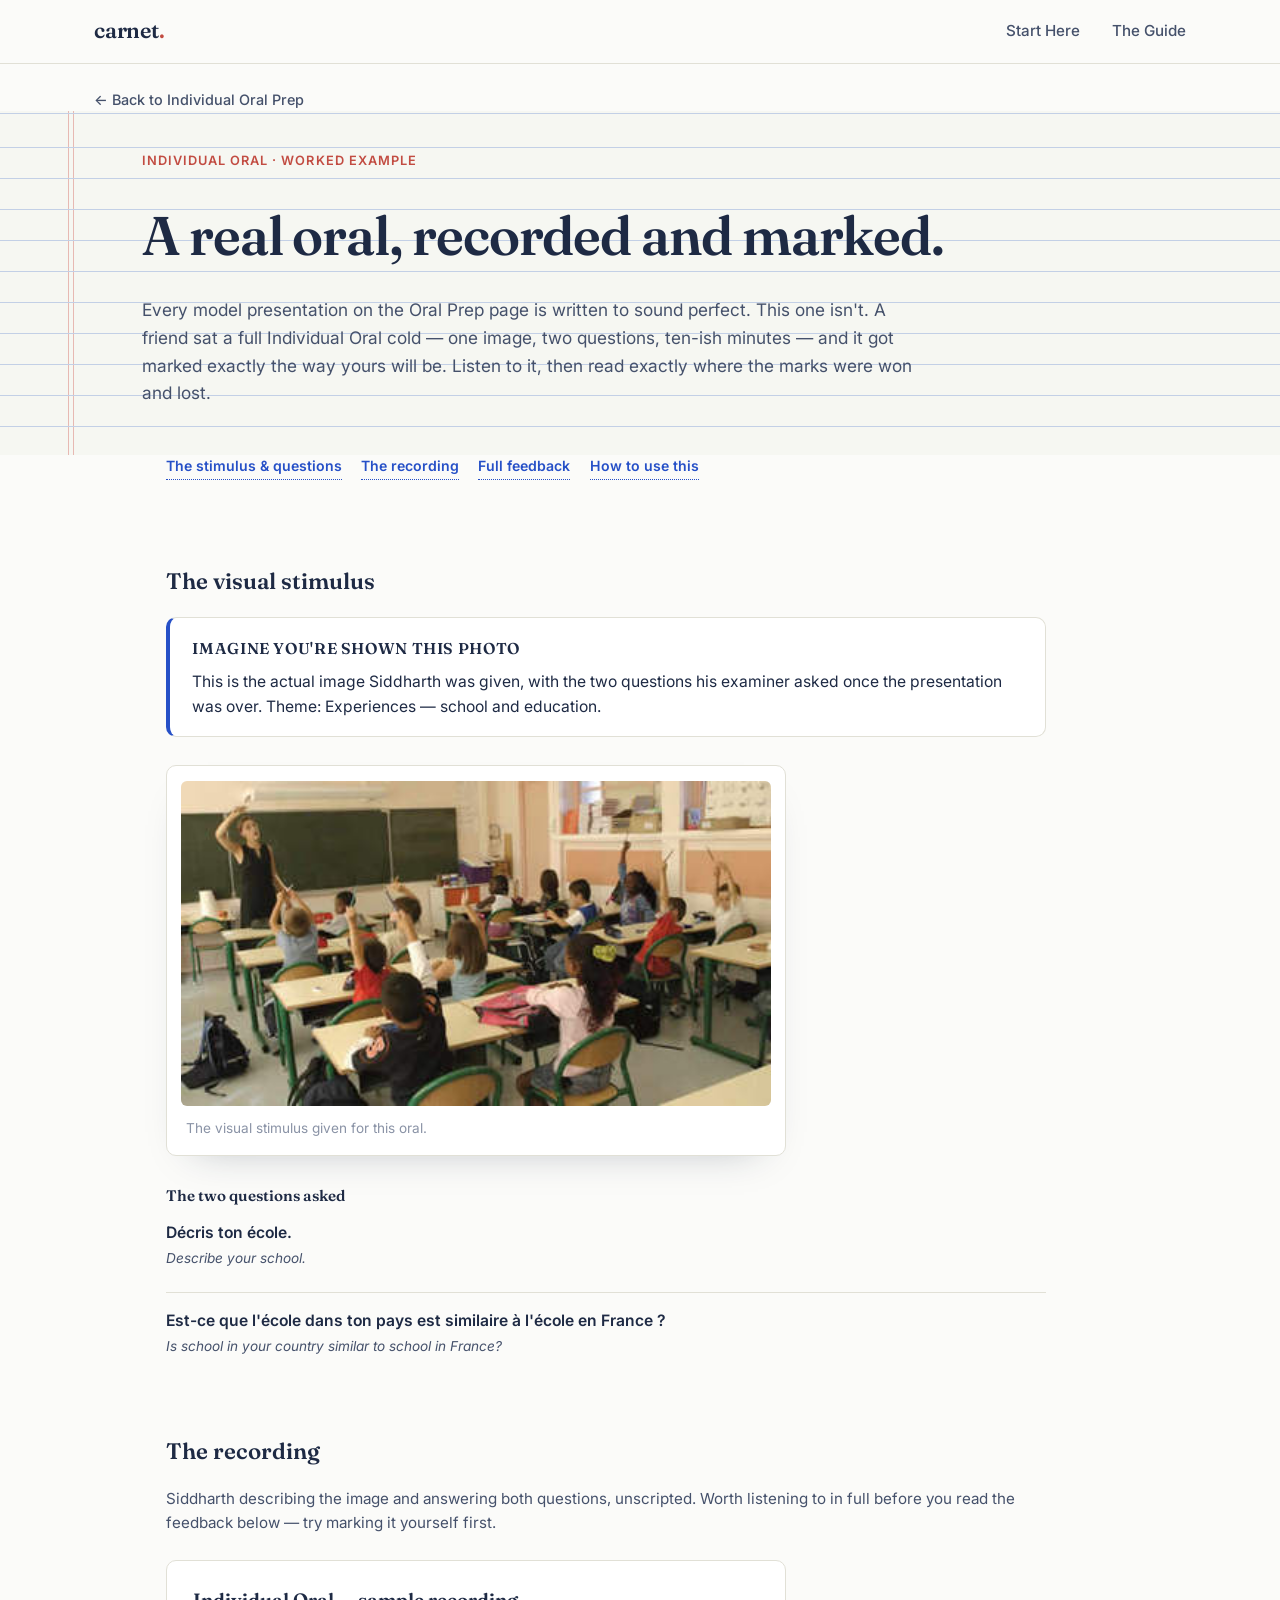
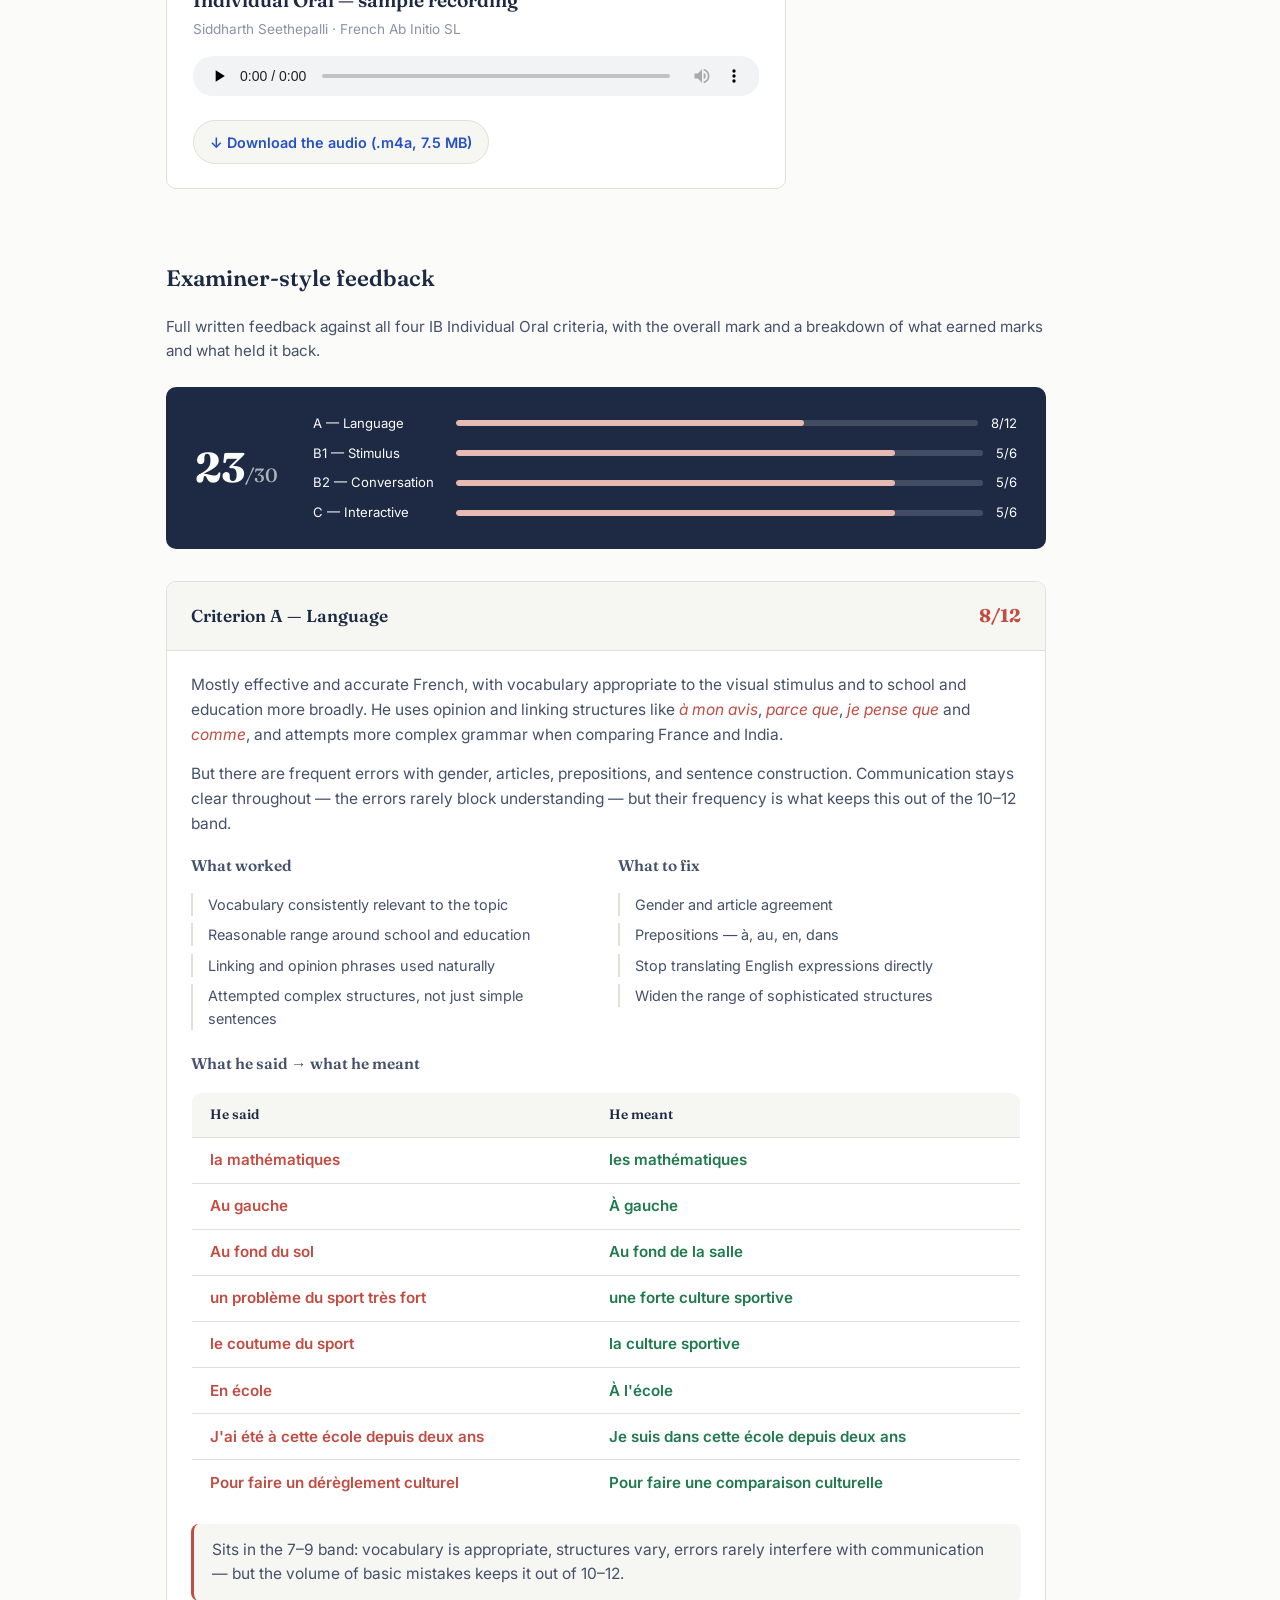
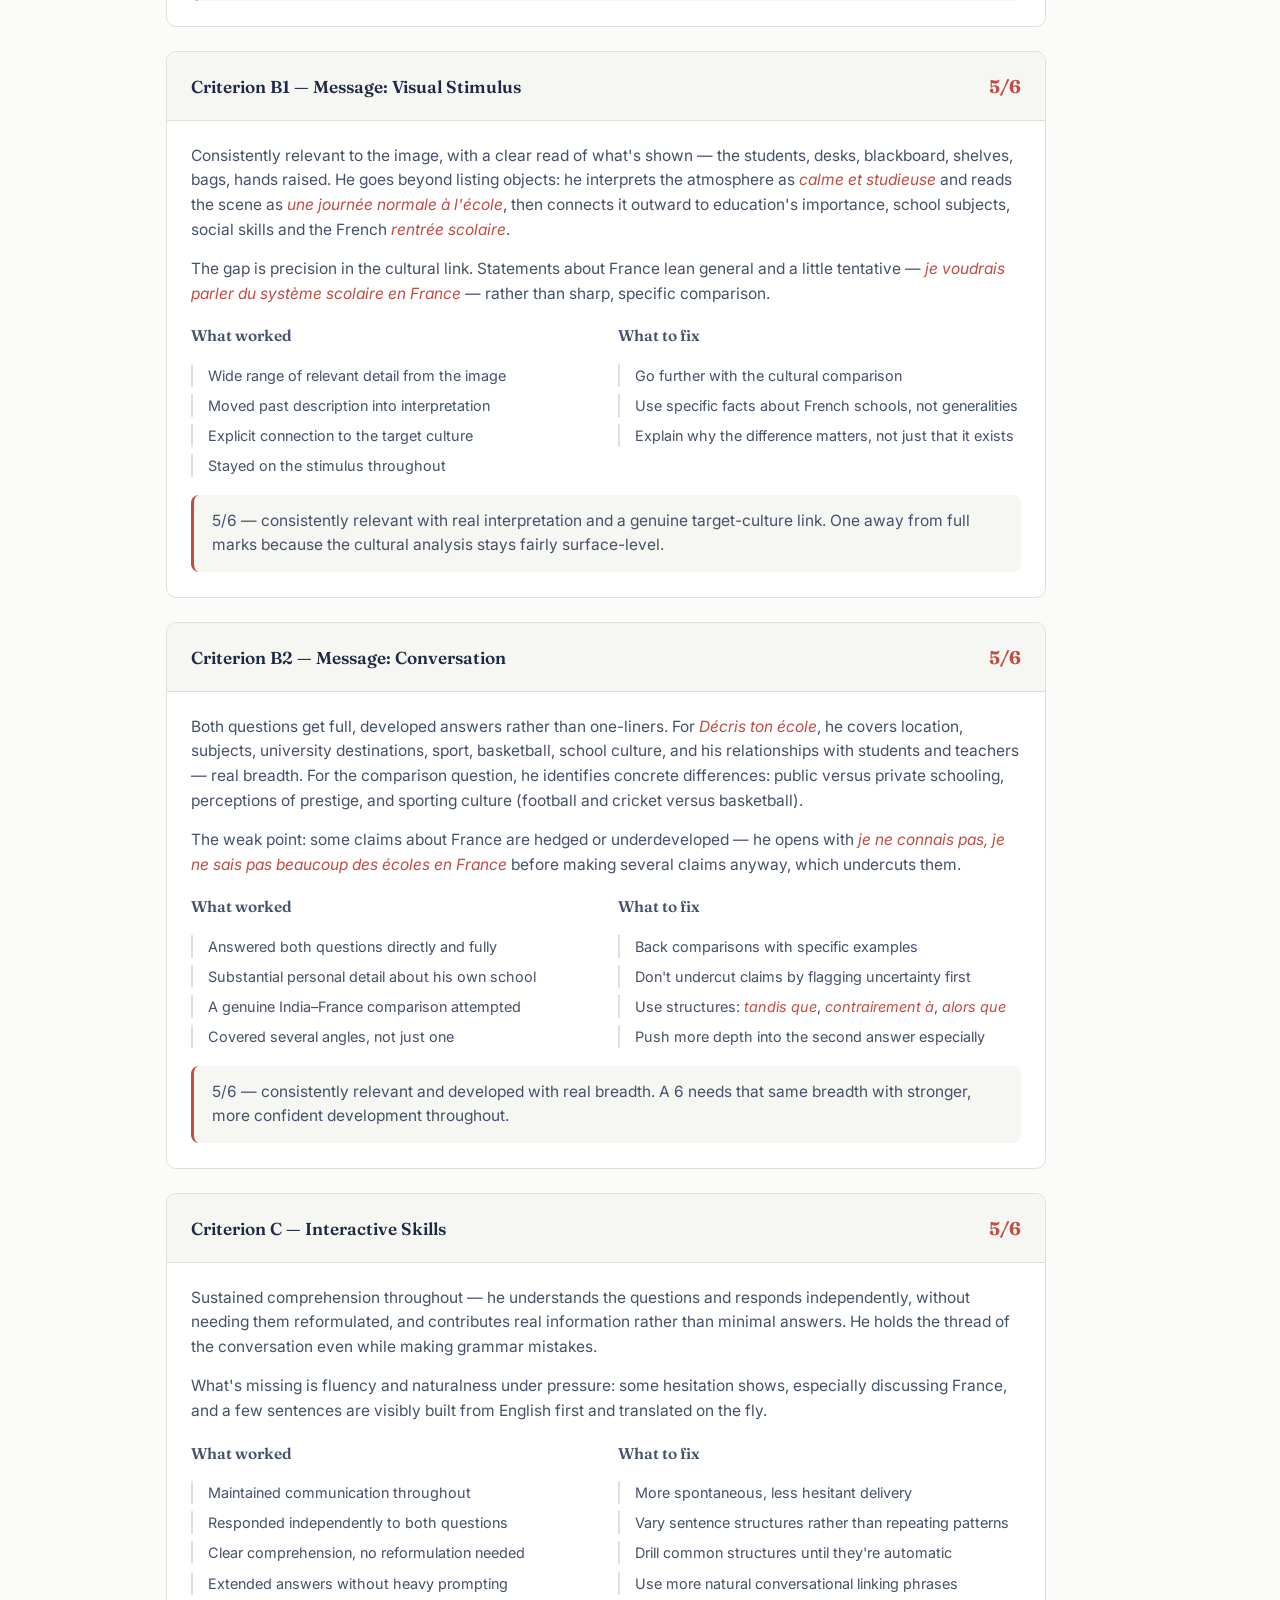
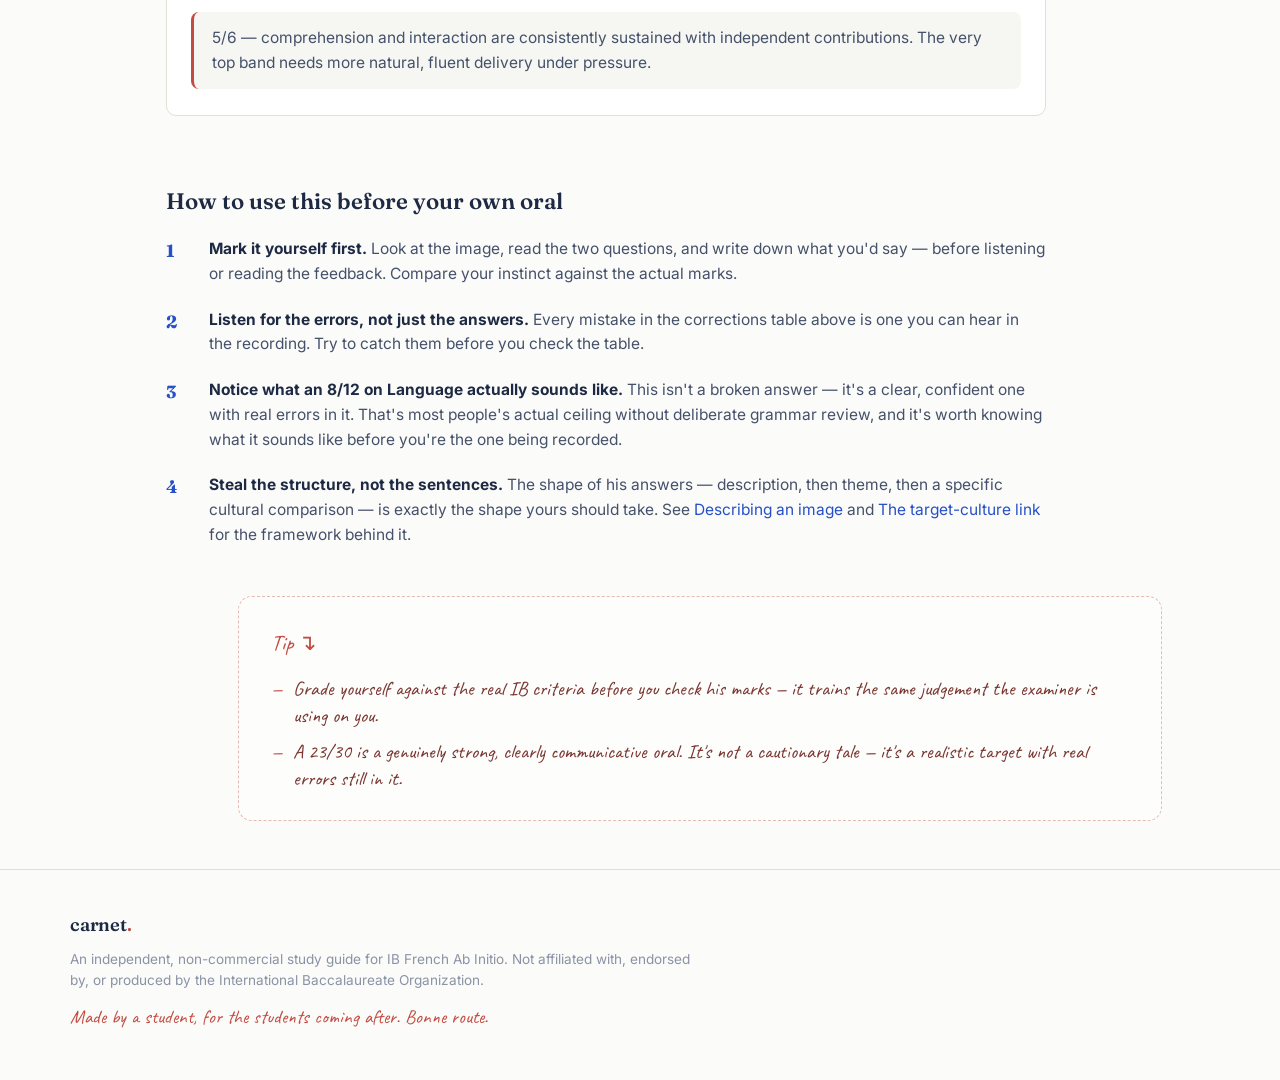
<file: oral-practice.html>
<!DOCTYPE html>
<html lang="en">
<head>
<meta charset="UTF-8">
<meta name="viewport" content="width=device-width, initial-scale=1.0">
<title>Oral Practice — Carnet, IB French Ab Initio Guide</title>
<meta name="description" content="A real recorded IB French Ab Initio Individual Oral, with the visual stimulus, the two questions asked, and full examiner-style feedback broken down by criterion.">

<link rel="preconnect" href="https://fonts.googleapis.com">
<link rel="preconnect" href="https://fonts.gstatic.com" crossorigin>
<link href="https://fonts.googleapis.com/css2?family=Fraunces:ital,opsz,wght@0,9..144,400;0,9..144,500;0,9..144,600;0,9..144,700;0,9..144,900;1,9..144,500;1,9..144,600&family=Inter:wght@400;500;600;700&family=Caveat:wght@600;700&display=swap" rel="stylesheet">

<style>
/* =========================================================
   Carnet — IB French Ab Initio study guide
   Design language: French school notebook (cahier Seyès
   ruling, red correction-pen ink, Bic-blue accent) rendered
   with editorial type. See design notes at bottom of file.
   ========================================================= */

:root {
  /* colour */
  --paper:        #F6F7F2;
  --paper-flat:   #FBFBF9;
  --card-bg:      #FFFFFF;
  --ink:          #1E2A44;
  --ink-soft:     #45516B;
  --muted:        #8A93A6;
  --rule-blue:    #C3D0E6;
  --rule-red:     #C24C42;
  --rule-red-soft:#E7B9B3;
  --accent-blue:  #2650C7;
  --line:         #E1E0D6;

  /* type */
  --font-display: "Fraunces", Georgia, serif;
  --font-body:    "Inter", -apple-system, BlinkMacSystemFont, "Segoe UI", sans-serif;
  --font-hand:    "Caveat", cursive;

  /* layout */
  --max-w: 1140px;
  --radius: 10px;
}

/* ---------- reset ---------- */
*, *::before, *::after { box-sizing: border-box; }
html { scroll-behavior: smooth; }
@media (prefers-reduced-motion: reduce) {
  html { scroll-behavior: auto; }
  *, *::before, *::after { animation-duration: 0.001ms !important; transition-duration: 0.001ms !important; }
}

body {
  margin: 0;
  background: var(--paper-flat);
  color: var(--ink-soft);
  font-family: var(--font-body);
  font-size: 16px;
  line-height: 1.6;
  -webkit-font-smoothing: antialiased;
}

h1, h2, h3 { font-family: var(--font-display); color: var(--ink); margin: 0; }
p { margin: 0; }
ul { margin: 0; padding: 0; list-style: none; }
a { color: inherit; text-decoration: none; }
img { max-width: 100%; display: block; }
em { color: var(--rule-red); font-style: italic; }

.sr-only {
  position: absolute; width: 1px; height: 1px;
  padding: 0; margin: -1px; overflow: hidden;
  clip: rect(0,0,0,0); white-space: nowrap; border: 0;
}

.skip-link {
  position: absolute; left: -999px; top: 0;
  background: var(--ink); color: var(--paper);
  padding: 0.75rem 1.25rem; z-index: 100;
  border-radius: 0 0 8px 0;
}
.skip-link:focus { left: 0; }

a:focus-visible,
button:focus-visible {
  outline: 2px solid var(--accent-blue);
  outline-offset: 3px;
  border-radius: 4px;
}

/* ---------- notebook ruling (signature element) ---------- */
.notebook-page {
  position: relative;
  background-color: var(--paper);
  background-image:
    repeating-linear-gradient(
      to bottom,
      transparent 0,
      transparent 30px,
      var(--rule-blue) 30px,
      var(--rule-blue) 31px
    ),
    linear-gradient(
      to right,
      transparent 0,
      transparent 68px,
      var(--rule-red-soft) 68px,
      var(--rule-red-soft) 69px,
      transparent 69px,
      transparent 73px,
      var(--rule-red-soft) 73px,
      var(--rule-red-soft) 74px,
      transparent 74px
    );
  background-position: 0 6px, 0 0;
}

@media (max-width: 640px) {
  .notebook-page { background-image:
    repeating-linear-gradient(
      to bottom, transparent 0, transparent 26px,
      var(--rule-blue) 26px, var(--rule-blue) 27px
    );
  }
}

/* ---------- top bar ---------- */
.topbar {
  position: sticky; top: 0; z-index: 50;
  background: rgba(251, 251, 249, 0.9);
  backdrop-filter: blur(6px);
  border-bottom: 1px solid var(--line);
}
.topbar__inner {
  max-width: var(--max-w);
  margin: 0 auto;
  padding: 0.9rem 1.5rem;
  display: flex;
  align-items: center;
  justify-content: space-between;
}

.wordmark {
  font-family: var(--font-display);
  font-weight: 600;
  font-size: 1.35rem;
  letter-spacing: -0.01em;
  color: var(--ink);
}
.wordmark .dot { color: var(--rule-red); }
.wordmark--small { font-size: 1.15rem; }

.topnav { display: flex; gap: 2rem; }
.topnav a {
  font-size: 0.95rem;
  font-weight: 500;
  color: var(--ink-soft);
  position: relative;
  padding-bottom: 2px;
}
.topnav a:hover { color: var(--accent-blue); }
.topnav a::after {
  content: "";
  position: absolute; left: 0; right: 0; bottom: -3px;
  height: 2px; background: var(--rule-red);
  transform: scaleX(0); transform-origin: left;
  transition: transform 0.2s ease;
}
.topnav a:hover::after { transform: scaleX(1); }

.nav-toggle {
  display: none;
  flex-direction: column;
  justify-content: center;
  gap: 5px;
  width: 36px; height: 36px;
  background: none; border: none; cursor: pointer;
}
.nav-toggle span {
  display: block; height: 2px; width: 100%;
  background: var(--ink);
}

@media (max-width: 720px) {
  .nav-toggle { display: flex; }
  .topnav {
    position: absolute; top: 100%; left: 0; right: 0;
    background: var(--paper-flat);
    flex-direction: column;
    gap: 0;
    border-bottom: 1px solid var(--line);
    max-height: 0;
    overflow: hidden;
    transition: max-height 0.25s ease;
  }
  .topnav.is-open { max-height: 200px; }
  .topnav a {
    padding: 1rem 1.5rem;
    border-top: 1px solid var(--line);
  }
  .topnav a::after { display: none; }
}

/* ---------- footer ---------- */
.footer {
  border-top: 1px solid var(--line);
  padding: 2.5rem 1.5rem 3rem;
  background: var(--paper-flat);
}
.footer__inner {
  max-width: var(--max-w);
  margin: 0 auto;
  display: flex;
  flex-direction: column;
  gap: 0.6rem;
}
.footer__text {
  font-size: 0.85rem;
  color: var(--muted);
  max-width: 46em;
}
.footer__signoff {
  font-family: var(--font-hand);
  font-size: 1.2rem;
  color: var(--rule-red);
}

/* ---------- sub-page breadcrumb ---------- */
.breadcrumb {
  display: block;
  max-width: var(--max-w);
  margin: 1.5rem auto 0;
  padding: 0 1.5rem;
  font-size: 0.9rem;
  font-weight: 500;
  color: var(--ink-soft);
}
.breadcrumb:hover { color: var(--accent-blue); }

/* ---------- sub-page hero (smaller version of homepage hero) ---------- */
.page-hero {
  padding: 2.5rem 1.5rem 3rem;
}
.page-hero__inner {
  max-width: var(--max-w);
  margin: 0 auto;
  padding-left: 4.5rem;
}
.page-hero__title {
  font-size: clamp(2.2rem, 4.5vw, 3.4rem);
  font-weight: 600;
  letter-spacing: -0.02em;
  margin-bottom: 1.1rem;
}
.page-hero__lede {
  max-width: 46em;
  font-size: 1.08rem;
  color: var(--ink-soft);
}
.eyebrow {
  font-size: 0.8rem;
  font-weight: 600;
  letter-spacing: 0.08em;
  text-transform: uppercase;
  color: var(--rule-red);
  margin-bottom: 1.25rem;
}
@media (max-width: 899px) {
  .page-hero__inner { padding-left: 2.25rem; }
}
@media (max-width: 640px) {
  .page-hero__inner { padding-left: 1.25rem; }
}

/* ---------- jump nav (in-page anchor links) ---------- */
.jump-nav {
  max-width: var(--max-w);
  margin: 0 auto;
  padding: 0 1.5rem 2.5rem 6rem;
  display: flex;
  flex-wrap: wrap;
  gap: 0.6rem 1.2rem;
}
.jump-nav a {
  font-size: 0.88rem;
  font-weight: 600;
  color: var(--accent-blue);
  border-bottom: 1px dotted var(--accent-blue);
  padding-bottom: 1px;
}
.jump-nav a:hover { color: var(--rule-red); border-color: var(--rule-red); }
@media (max-width: 899px) {
  .jump-nav { padding-left: 3.75rem; }
}
@media (max-width: 640px) {
  .jump-nav { padding-left: 1.75rem; }
}

/* ---------- theme topic blocks + vocab tables ---------- */
.topic {
  max-width: var(--max-w);
  margin: 0 auto;
  padding: 2.75rem 1.5rem 0 6rem;
  scroll-margin-top: 5.5rem;
}
.topic:last-of-type { padding-bottom: 3rem; }
@media (max-width: 899px) {
  .topic { padding-left: 3.75rem; }
}
@media (max-width: 640px) {
  .topic { padding-left: 1.75rem; padding-right: 1.25rem; }
}

.topic__title {
  font-size: 1.4rem;
  font-weight: 600;
  margin-bottom: 1.1rem;
  display: flex;
  align-items: baseline;
  gap: 0.6rem;
}
.topic__title span {
  font-family: var(--font-hand);
  font-size: 1.15rem;
  color: var(--rule-red);
}

.topic__sublabel {
  font-family: var(--font-display);
  font-weight: 600;
  font-size: 0.95rem;
  color: var(--ink);
  margin: 1.75rem 0 0.75rem;
}
.topic__sublabel:first-of-type { margin-top: 0; }

.table-scroll {
  max-width: 880px;
  overflow-x: auto;
  -webkit-overflow-scrolling: touch;
  border-radius: var(--radius);
}

.vocab-table {
  width: 100%;
  max-width: 880px;
  border-collapse: collapse;
  background: var(--card-bg);
  border: 1px solid var(--line);
  border-radius: var(--radius);
  overflow: hidden;
}
.vocab-table th {
  text-align: left;
  font-family: var(--font-display);
  font-size: 0.85rem;
  font-weight: 600;
  color: var(--ink);
  background: var(--paper);
  padding: 0.7rem 1.1rem;
  border-bottom: 1px solid var(--line);
}
.vocab-table td {
  padding: 0.65rem 1.1rem;
  font-size: 0.95rem;
  color: var(--ink-soft);
  border-bottom: 1px solid var(--line);
  vertical-align: top;
}
.vocab-table tr:last-child td { border-bottom: none; }
.vocab-table td.fr { font-weight: 600; color: var(--ink); }
.vocab-table td.wrong { color: var(--rule-red); font-weight: 600; }
.vocab-table td.right { color: #1F7A4D; font-weight: 600; }

@media (max-width: 640px) {
  .vocab-table { font-size: 0.85rem; min-width: 560px; }
  .vocab-table th, .vocab-table td { padding: 0.55rem 0.7rem; }
  .table-scroll { border: 1px solid var(--line); }
  .table-scroll .vocab-table { border: none; border-radius: 0; }
}

/* ---------- shared components ---------- */
.formula-box {
  max-width: 880px;
  background: var(--card-bg);
  border: 1px solid var(--line);
  border-left: 4px solid var(--accent-blue);
  border-radius: var(--radius);
  padding: 1.1rem 1.4rem;
  margin: 0.25rem 0 1.75rem;
}
.formula-box__label {
  font-family: var(--font-display);
  font-weight: 600;
  font-size: 0.85rem;
  text-transform: uppercase;
  letter-spacing: 0.04em;
  color: var(--accent-blue);
  margin-bottom: 0.5rem;
}
.formula-box p { font-size: 0.98rem; color: var(--ink); margin-bottom: 0.5rem; }
.formula-box p:last-child { margin-bottom: 0; }
.formula-box code {
  font-family: var(--font-body);
  background: var(--paper);
  padding: 0.1rem 0.45rem;
  border-radius: 4px;
  font-weight: 600;
  color: var(--ink);
}

.practice-text {
  max-width: 760px;
  background: var(--card-bg);
  border: 1px solid var(--line);
  border-radius: var(--radius);
  padding: 1.6rem 1.85rem;
  margin: 0 0 1.25rem;
  font-size: 1.02rem;
  line-height: 1.75;
  color: var(--ink);
}
.practice-text__title {
  font-family: var(--font-display);
  font-weight: 600;
  margin-bottom: 0.9rem;
  font-size: 1.2rem;
  color: var(--ink);
}
.practice-text__title small {
  display: block;
  font-family: var(--font-body);
  font-weight: 500;
  font-size: 0.8rem;
  text-transform: uppercase;
  letter-spacing: 0.04em;
  color: var(--rule-red);
  margin-bottom: 0.3rem;
}

.qa-list { max-width: 880px; margin: 0 0 2rem; }
.qa-item { border-bottom: 1px solid var(--line); padding: 0.9rem 0; }
.qa-item:first-child { padding-top: 0; }
.qa-item:last-child { border-bottom: none; padding-bottom: 0; }
.qa-item__q { font-weight: 600; color: var(--ink); margin-bottom: 0.2rem; font-size: 0.98rem; }
.qa-item__q-en { font-size: 0.85rem; color: var(--ink-soft); font-style: italic; margin-bottom: 0.5rem; }

.marginalia {
  margin-top: 3rem;
  margin-left: 4.5rem;
  margin-right: 1.5rem;
  padding: 1.75rem 2rem;
  border: 1.5px dashed var(--rule-red-soft);
  border-radius: 14px;
  background: rgba(255,255,255,0.55);
}
.marginalia__title {
  font-family: var(--font-hand);
  font-size: 1.4rem;
  color: var(--rule-red);
  margin-bottom: 0.9rem;
}
.marginalia__list { display: flex; flex-direction: column; gap: 0.55rem; }
.marginalia__list li {
  font-family: var(--font-hand);
  font-size: 1.25rem;
  line-height: 1.35;
  color: #7a3530;
  position: relative;
  padding-left: 1.4rem;
}
.marginalia__list li::before {
  content: "—";
  position: absolute; left: 0;
  color: var(--rule-red);
}
@media (max-width: 899px) {
  .marginalia { margin-left: 2.25rem; }
}
@media (max-width: 640px) {
  .marginalia { margin-left: 1.25rem; margin-right: 1.25rem; padding: 1.4rem 1.5rem; }
  .marginalia__list li { font-size: 1.15rem; }
}

/* ---------- oral-practice page components ---------- */

.stimulus-frame {
  max-width: 620px;
  background: var(--card-bg);
  border: 1px solid var(--line);
  border-radius: var(--radius);
  padding: 0.9rem;
  margin: 0 0 1.75rem;
  box-shadow: 0 18px 40px -28px rgba(30, 42, 68, 0.35);
}
.stimulus-frame img {
  border-radius: 6px;
  width: 100%;
}
.stimulus-frame__caption {
  margin-top: 0.75rem;
  font-size: 0.85rem;
  color: var(--muted);
  padding: 0 0.3rem;
}

.audio-card {
  max-width: 620px;
  background: var(--card-bg);
  border: 1px solid var(--line);
  border-radius: var(--radius);
  padding: 1.5rem 1.6rem;
  margin: 0 0 1.75rem;
}
.audio-card__who {
  font-size: 0.85rem;
  color: var(--muted);
  margin-bottom: 1rem;
}
.audio-card audio {
  width: 100%;
  height: 40px;
}
.audio-card__download {
  display: inline-flex;
  align-items: center;
  gap: 0.5rem;
  margin-top: 1rem;
  font-size: 0.9rem;
  font-weight: 600;
  color: var(--accent-blue);
  border: 1px solid var(--line);
  padding: 0.6rem 1rem;
  border-radius: 999px;
  background: var(--paper);
}
.audio-card__download:hover { border-color: var(--accent-blue); }

.score-strip {
  max-width: 880px;
  display: flex;
  align-items: center;
  gap: 2.2rem;
  background: var(--ink);
  color: var(--paper-flat);
  border-radius: var(--radius);
  padding: 1.6rem 1.8rem;
  margin: 0.25rem 0 2rem;
}
.score-strip__total {
  font-family: var(--font-display);
  font-size: 2.6rem;
  font-weight: 700;
  line-height: 1;
  white-space: nowrap;
}
.score-strip__total span { font-size: 1.2rem; opacity: 0.65; font-weight: 500; }
.score-strip__bars { flex: 1; display: flex; flex-direction: column; gap: 0.55rem; }
.score-strip__row {
  display: grid;
  grid-template-columns: 130px 1fr auto;
  align-items: center;
  gap: 0.8rem;
  font-size: 0.82rem;
}
.score-strip__track {
  height: 6px;
  border-radius: 4px;
  background: rgba(255,255,255,0.16);
  overflow: hidden;
}
.score-strip__fill { height: 100%; background: #E7B9B3; border-radius: 4px; }
@media (max-width: 640px) {
  .score-strip { flex-direction: column; align-items: flex-start; gap: 1.2rem; }
  .score-strip__row { grid-template-columns: 108px 1fr auto; }
}

.criterion-card {
  max-width: 880px;
  background: var(--card-bg);
  border: 1px solid var(--line);
  border-radius: var(--radius);
  margin: 0 0 1.5rem;
  overflow: hidden;
}
.criterion-card__head {
  display: flex;
  align-items: baseline;
  justify-content: space-between;
  gap: 1rem;
  flex-wrap: wrap;
  padding: 1.2rem 1.5rem;
  background: var(--paper);
  border-bottom: 1px solid var(--line);
}
.criterion-card__head h3 {
  font-size: 1.08rem;
  font-weight: 600;
}
.criterion-card__mark {
  font-family: var(--font-display);
  font-weight: 700;
  font-size: 1.15rem;
  color: var(--rule-red);
  white-space: nowrap;
}
.criterion-card__body { padding: 1.4rem 1.5rem 1.6rem; }
.criterion-card__body p {
  font-size: 0.97rem;
  color: var(--ink-soft);
  margin-bottom: 0.9rem;
}
.criterion-card__body p:last-child { margin-bottom: 0; }

.split-cols {
  display: grid;
  grid-template-columns: 1fr 1fr;
  gap: 1.5rem;
  margin: 1.1rem 0;
}
@media (max-width: 640px) { .split-cols { grid-template-columns: 1fr; } }
.split-cols__label {
  font-family: var(--font-display);
  font-weight: 600;
  font-size: 0.85rem;
  margin-bottom: 0.6rem;
}
.split-cols__label--good { color: #1F7A4D; }
.split-cols__label--fix { color: var(--rule-red); }
.split-cols ul { display: flex; flex-direction: column; gap: 0.45rem; }
.split-cols li {
  font-size: 0.9rem;
  color: var(--ink-soft);
  padding-left: 0.95rem;
  border-left: 2px solid var(--line);
}

.verdict-line {
  margin-top: 1.1rem;
  padding: 0.85rem 1.1rem;
  background: var(--paper);
  border-radius: 8px;
  font-size: 0.9rem;
  color: var(--ink);
  border-left: 3px solid var(--rule-red);
}

.howto-list { max-width: 880px; display: flex; flex-direction: column; gap: 1.3rem; margin-top: 0.5rem; }
.howto-item { display: flex; gap: 1.1rem; align-items: flex-start; }
.howto-item__num {
  font-family: var(--font-display);
  font-weight: 700;
  color: var(--accent-blue);
  font-size: 1.1rem;
  flex-shrink: 0;
  width: 1.6rem;
}
.howto-item p { font-size: 0.97rem; color: var(--ink-soft); }
.howto-item strong { color: var(--ink); }

</style>
</head>
<body>

<a class="skip-link" href="#main">Skip to content</a>

<header class="topbar">
  <div class="topbar__inner">
    <a href="index.html" class="wordmark">carnet<span class="dot">.</span></a>

    <button class="nav-toggle" id="navToggle" aria-expanded="false" aria-controls="topnav">
      <span></span><span></span><span></span>
      <span class="sr-only">Menu</span>
    </button>

    <nav class="topnav" id="topnav" aria-label="Primary">
      <a href="index.html#start-here">Start Here</a>
      <a href="index.html#sections">The Guide</a>
    </nav>
  </div>
</header>

<main id="main">

  <a class="breadcrumb" href="individual-oral-prep.html">← Back to Individual Oral Prep</a>

  <section class="page-hero notebook-page">
    <div class="page-hero__inner">
      <p class="eyebrow">Individual Oral · Worked example</p>
      <h1 class="page-hero__title">A real oral, recorded and marked.</h1>
      <p class="page-hero__lede">Every model presentation on the Oral Prep page is written to sound perfect. This one isn't. A friend sat a full Individual Oral cold — one image, two questions, ten-ish minutes — and it got marked exactly the way yours will be. Listen to it, then read exactly where the marks were won and lost.</p>
    </div>
  </section>

  <nav class="jump-nav" aria-label="Jump to topic">
    <a href="#stimulus">The stimulus &amp; questions</a>
    <a href="#recording">The recording</a>
    <a href="#feedback">Full feedback</a>
    <a href="#how-to-use">How to use this</a>
  </nav>

  <section class="topic" id="stimulus">
    <h2 class="topic__title">The visual stimulus</h2>

    <div class="formula-box">
      <p class="formula-box__label">Imagine you're shown this photo</p>
      <p>This is the actual image Siddharth was given, with the two questions his examiner asked once the presentation was over. Theme: Experiences — school and education.</p>
    </div>

    <div class="stimulus-frame">
      <img src="assets/siddharth-oral-stimulus.png" alt="A French primary school classroom: rows of wooden desks, several students raising their hands, a chalkboard at the front, schoolbags on the floor, and a teacher standing at the left with her hand raised.">
      <p class="stimulus-frame__caption">The visual stimulus given for this oral.</p>
    </div>

    <p class="topic__sublabel">The two questions asked</p>
    <div class="qa-list">
      <div class="qa-item">
        <p class="qa-item__q">Décris ton école.</p>
        <p class="qa-item__q-en">Describe your school.</p>
      </div>
      <div class="qa-item">
        <p class="qa-item__q">Est-ce que l'école dans ton pays est similaire à l'école en France ?</p>
        <p class="qa-item__q-en">Is school in your country similar to school in France?</p>
      </div>
    </div>
  </section>

  <section class="topic" id="recording">
    <h2 class="topic__title">The recording</h2>
    <p style="max-width:880px; margin-bottom:1.5rem; font-size:0.95rem; color:var(--ink-soft);">Siddharth describing the image and answering both questions, unscripted. Worth listening to in full before you read the feedback below — try marking it yourself first.</p>

    <div class="audio-card">
      <p class="practice-text__title" style="margin-bottom:0.2rem;">Individual Oral — sample recording</p>
      <p class="audio-card__who">Siddharth Seethepalli · French Ab Initio SL</p>
      <audio controls preload="none" src="assets/siddharth-oral-recording.m4a">
        Your browser doesn't support inline audio playback.
      </audio>
      <a class="audio-card__download" href="assets/siddharth-oral-recording.m4a" download>
        ↓ Download the audio (.m4a, 7.5 MB)
      </a>
    </div>
  </section>

  <section class="topic" id="feedback">
    <h2 class="topic__title">Examiner-style feedback</h2>
    <p style="max-width:880px; margin-bottom:1.5rem; font-size:0.95rem; color:var(--ink-soft);">Full written feedback against all four IB Individual Oral criteria, with the overall mark and a breakdown of what earned marks and what held it back.</p>

    <div class="score-strip">
      <div class="score-strip__total">23<span>/30</span></div>
      <div class="score-strip__bars">
        <div class="score-strip__row">
          <span>A — Language</span>
          <div class="score-strip__track"><div class="score-strip__fill" style="width:66.6%"></div></div>
          <span>8/12</span>
        </div>
        <div class="score-strip__row">
          <span>B1 — Stimulus</span>
          <div class="score-strip__track"><div class="score-strip__fill" style="width:83.3%"></div></div>
          <span>5/6</span>
        </div>
        <div class="score-strip__row">
          <span>B2 — Conversation</span>
          <div class="score-strip__track"><div class="score-strip__fill" style="width:83.3%"></div></div>
          <span>5/6</span>
        </div>
        <div class="score-strip__row">
          <span>C — Interactive</span>
          <div class="score-strip__track"><div class="score-strip__fill" style="width:83.3%"></div></div>
          <span>5/6</span>
        </div>
      </div>
    </div>

    <!-- Criterion A -->
    <div class="criterion-card">
      <div class="criterion-card__head">
        <h3>Criterion A — Language</h3>
        <span class="criterion-card__mark">8/12</span>
      </div>
      <div class="criterion-card__body">
        <p>Mostly effective and accurate French, with vocabulary appropriate to the visual stimulus and to school and education more broadly. He uses opinion and linking structures like <em>à mon avis</em>, <em>parce que</em>, <em>je pense que</em> and <em>comme</em>, and attempts more complex grammar when comparing France and India.</p>
        <p>But there are frequent errors with gender, articles, prepositions, and sentence construction. Communication stays clear throughout — the errors rarely block understanding — but their frequency is what keeps this out of the 10–12 band.</p>

        <div class="split-cols">
          <div>
            <p class="split-cols__label split-cols__label--good">What worked</p>
            <ul>
              <li>Vocabulary consistently relevant to the topic</li>
              <li>Reasonable range around school and education</li>
              <li>Linking and opinion phrases used naturally</li>
              <li>Attempted complex structures, not just simple sentences</li>
            </ul>
          </div>
          <div>
            <p class="split-cols__label split-cols__label--fix">What to fix</p>
            <ul>
              <li>Gender and article agreement</li>
              <li>Prepositions — à, au, en, dans</li>
              <li>Stop translating English expressions directly</li>
              <li>Widen the range of sophisticated structures</li>
            </ul>
          </div>
        </div>

        <p class="topic__sublabel" style="margin-top:1.4rem;">What he said → what he meant</p>
        <div class="table-scroll">
        <table class="vocab-table">
          <thead><tr><th>He said</th><th>He meant</th></tr></thead>
          <tbody>
            <tr><td class="wrong">la mathématiques</td><td class="right">les mathématiques</td></tr>
            <tr><td class="wrong">Au gauche</td><td class="right">À gauche</td></tr>
            <tr><td class="wrong">Au fond du sol</td><td class="right">Au fond de la salle</td></tr>
            <tr><td class="wrong">un problème du sport très fort</td><td class="right">une forte culture sportive</td></tr>
            <tr><td class="wrong">le coutume du sport</td><td class="right">la culture sportive</td></tr>
            <tr><td class="wrong">En école</td><td class="right">À l'école</td></tr>
            <tr><td class="wrong">J'ai été à cette école depuis deux ans</td><td class="right">Je suis dans cette école depuis deux ans</td></tr>
            <tr><td class="wrong">Pour faire un dérèglement culturel</td><td class="right">Pour faire une comparaison culturelle</td></tr>
          </tbody>
        </table>
        </div>

        <p class="verdict-line">Sits in the 7–9 band: vocabulary is appropriate, structures vary, errors rarely interfere with communication — but the volume of basic mistakes keeps it out of 10–12.</p>
      </div>
    </div>

    <!-- Criterion B1 -->
    <div class="criterion-card">
      <div class="criterion-card__head">
        <h3>Criterion B1 — Message: Visual Stimulus</h3>
        <span class="criterion-card__mark">5/6</span>
      </div>
      <div class="criterion-card__body">
        <p>Consistently relevant to the image, with a clear read of what's shown — the students, desks, blackboard, shelves, bags, hands raised. He goes beyond listing objects: he interprets the atmosphere as <em>calme et studieuse</em> and reads the scene as <em>une journée normale à l'école</em>, then connects it outward to education's importance, school subjects, social skills and the French <em>rentrée scolaire</em>.</p>
        <p>The gap is precision in the cultural link. Statements about France lean general and a little tentative — <em>je voudrais parler du système scolaire en France</em> — rather than sharp, specific comparison.</p>

        <div class="split-cols">
          <div>
            <p class="split-cols__label split-cols__label--good">What worked</p>
            <ul>
              <li>Wide range of relevant detail from the image</li>
              <li>Moved past description into interpretation</li>
              <li>Explicit connection to the target culture</li>
              <li>Stayed on the stimulus throughout</li>
            </ul>
          </div>
          <div>
            <p class="split-cols__label split-cols__label--fix">What to fix</p>
            <ul>
              <li>Go further with the cultural comparison</li>
              <li>Use specific facts about French schools, not generalities</li>
              <li>Explain why the difference matters, not just that it exists</li>
            </ul>
          </div>
        </div>

        <p class="verdict-line">5/6 — consistently relevant with real interpretation and a genuine target-culture link. One away from full marks because the cultural analysis stays fairly surface-level.</p>
      </div>
    </div>

    <!-- Criterion B2 -->
    <div class="criterion-card">
      <div class="criterion-card__head">
        <h3>Criterion B2 — Message: Conversation</h3>
        <span class="criterion-card__mark">5/6</span>
      </div>
      <div class="criterion-card__body">
        <p>Both questions get full, developed answers rather than one-liners. For <em>Décris ton école</em>, he covers location, subjects, university destinations, sport, basketball, school culture, and his relationships with students and teachers — real breadth. For the comparison question, he identifies concrete differences: public versus private schooling, perceptions of prestige, and sporting culture (football and cricket versus basketball).</p>
        <p>The weak point: some claims about France are hedged or underdeveloped — he opens with <em>je ne connais pas, je ne sais pas beaucoup des écoles en France</em> before making several claims anyway, which undercuts them.</p>

        <div class="split-cols">
          <div>
            <p class="split-cols__label split-cols__label--good">What worked</p>
            <ul>
              <li>Answered both questions directly and fully</li>
              <li>Substantial personal detail about his own school</li>
              <li>A genuine India–France comparison attempted</li>
              <li>Covered several angles, not just one</li>
            </ul>
          </div>
          <div>
            <p class="split-cols__label split-cols__label--fix">What to fix</p>
            <ul>
              <li>Back comparisons with specific examples</li>
              <li>Don't undercut claims by flagging uncertainty first</li>
              <li>Use structures: <em>tandis que</em>, <em>contrairement à</em>, <em>alors que</em></li>
              <li>Push more depth into the second answer especially</li>
            </ul>
          </div>
        </div>

        <p class="verdict-line">5/6 — consistently relevant and developed with real breadth. A 6 needs that same breadth with stronger, more confident development throughout.</p>
      </div>
    </div>

    <!-- Criterion C -->
    <div class="criterion-card">
      <div class="criterion-card__head">
        <h3>Criterion C — Interactive Skills</h3>
        <span class="criterion-card__mark">5/6</span>
      </div>
      <div class="criterion-card__body">
        <p>Sustained comprehension throughout — he understands the questions and responds independently, without needing them reformulated, and contributes real information rather than minimal answers. He holds the thread of the conversation even while making grammar mistakes.</p>
        <p>What's missing is fluency and naturalness under pressure: some hesitation shows, especially discussing France, and a few sentences are visibly built from English first and translated on the fly.</p>

        <div class="split-cols">
          <div>
            <p class="split-cols__label split-cols__label--good">What worked</p>
            <ul>
              <li>Maintained communication throughout</li>
              <li>Responded independently to both questions</li>
              <li>Clear comprehension, no reformulation needed</li>
              <li>Extended answers without heavy prompting</li>
            </ul>
          </div>
          <div>
            <p class="split-cols__label split-cols__label--fix">What to fix</p>
            <ul>
              <li>More spontaneous, less hesitant delivery</li>
              <li>Vary sentence structures rather than repeating patterns</li>
              <li>Drill common structures until they're automatic</li>
              <li>Use more natural conversational linking phrases</li>
            </ul>
          </div>
        </div>

        <p class="verdict-line">5/6 — comprehension and interaction are consistently sustained with independent contributions. The very top band needs more natural, fluent delivery under pressure.</p>
      </div>
    </div>
  </section>

  <section class="topic" id="how-to-use">
    <h2 class="topic__title">How to use this before your own oral</h2>

    <div class="howto-list">
      <div class="howto-item">
        <span class="howto-item__num">1</span>
        <p><strong>Mark it yourself first.</strong> Look at the image, read the two questions, and write down what you'd say — before listening or reading the feedback. Compare your instinct against the actual marks.</p>
      </div>
      <div class="howto-item">
        <span class="howto-item__num">2</span>
        <p><strong>Listen for the errors, not just the answers.</strong> Every mistake in the corrections table above is one you can hear in the recording. Try to catch them before you check the table.</p>
      </div>
      <div class="howto-item">
        <span class="howto-item__num">3</span>
        <p><strong>Notice what an 8/12 on Language actually sounds like.</strong> This isn't a broken answer — it's a clear, confident one with real errors in it. That's most people's actual ceiling without deliberate grammar review, and it's worth knowing what it sounds like before you're the one being recorded.</p>
      </div>
      <div class="howto-item">
        <span class="howto-item__num">4</span>
        <p><strong>Steal the structure, not the sentences.</strong> The shape of his answers — description, then theme, then a specific cultural comparison — is exactly the shape yours should take. See <a href="individual-oral-prep.html#describing" style="color:var(--accent-blue);">Describing an image</a> and <a href="individual-oral-prep.html#target-culture" style="color:var(--accent-blue);">The target-culture link</a> for the framework behind it.</p>
      </div>
    </div>

    <div class="marginalia" aria-label="Study tip">
      <p class="marginalia__title">Tip <span aria-hidden="true">↴</span></p>
      <ul class="marginalia__list">
        <li>Grade yourself against the real IB criteria before you check his marks — it trains the same judgement the examiner is using on you.</li>
        <li>A 23/30 is a genuinely strong, clearly communicative oral. It's not a cautionary tale — it's a realistic target with real errors still in it.</li>
      </ul>
    </div>
  </section>

</main>

<footer class="footer">
  <div class="footer__inner">
    <a href="index.html" class="wordmark wordmark--small">carnet<span class="dot">.</span></a>
    <p class="footer__text">An independent, non-commercial study guide for IB French Ab Initio. Not affiliated with, endorsed by, or produced by the International Baccalaureate Organization.</p>
    <p class="footer__signoff">Made by a student, for the students coming after. Bonne route.</p>
  </div>
</footer>

<script>
(function () {
  const toggle = document.getElementById('navToggle');
  const nav = document.getElementById('topnav');
  if (!toggle || !nav) return;

  toggle.addEventListener('click', function () {
    const isOpen = nav.classList.toggle('is-open');
    toggle.setAttribute('aria-expanded', isOpen ? 'true' : 'false');
  });

  nav.querySelectorAll('a').forEach(function (link) {
    link.addEventListener('click', function () {
      nav.classList.remove('is-open');
      toggle.setAttribute('aria-expanded', 'false');
    });
  });
})();
</script>
</body>
</html>
</file>
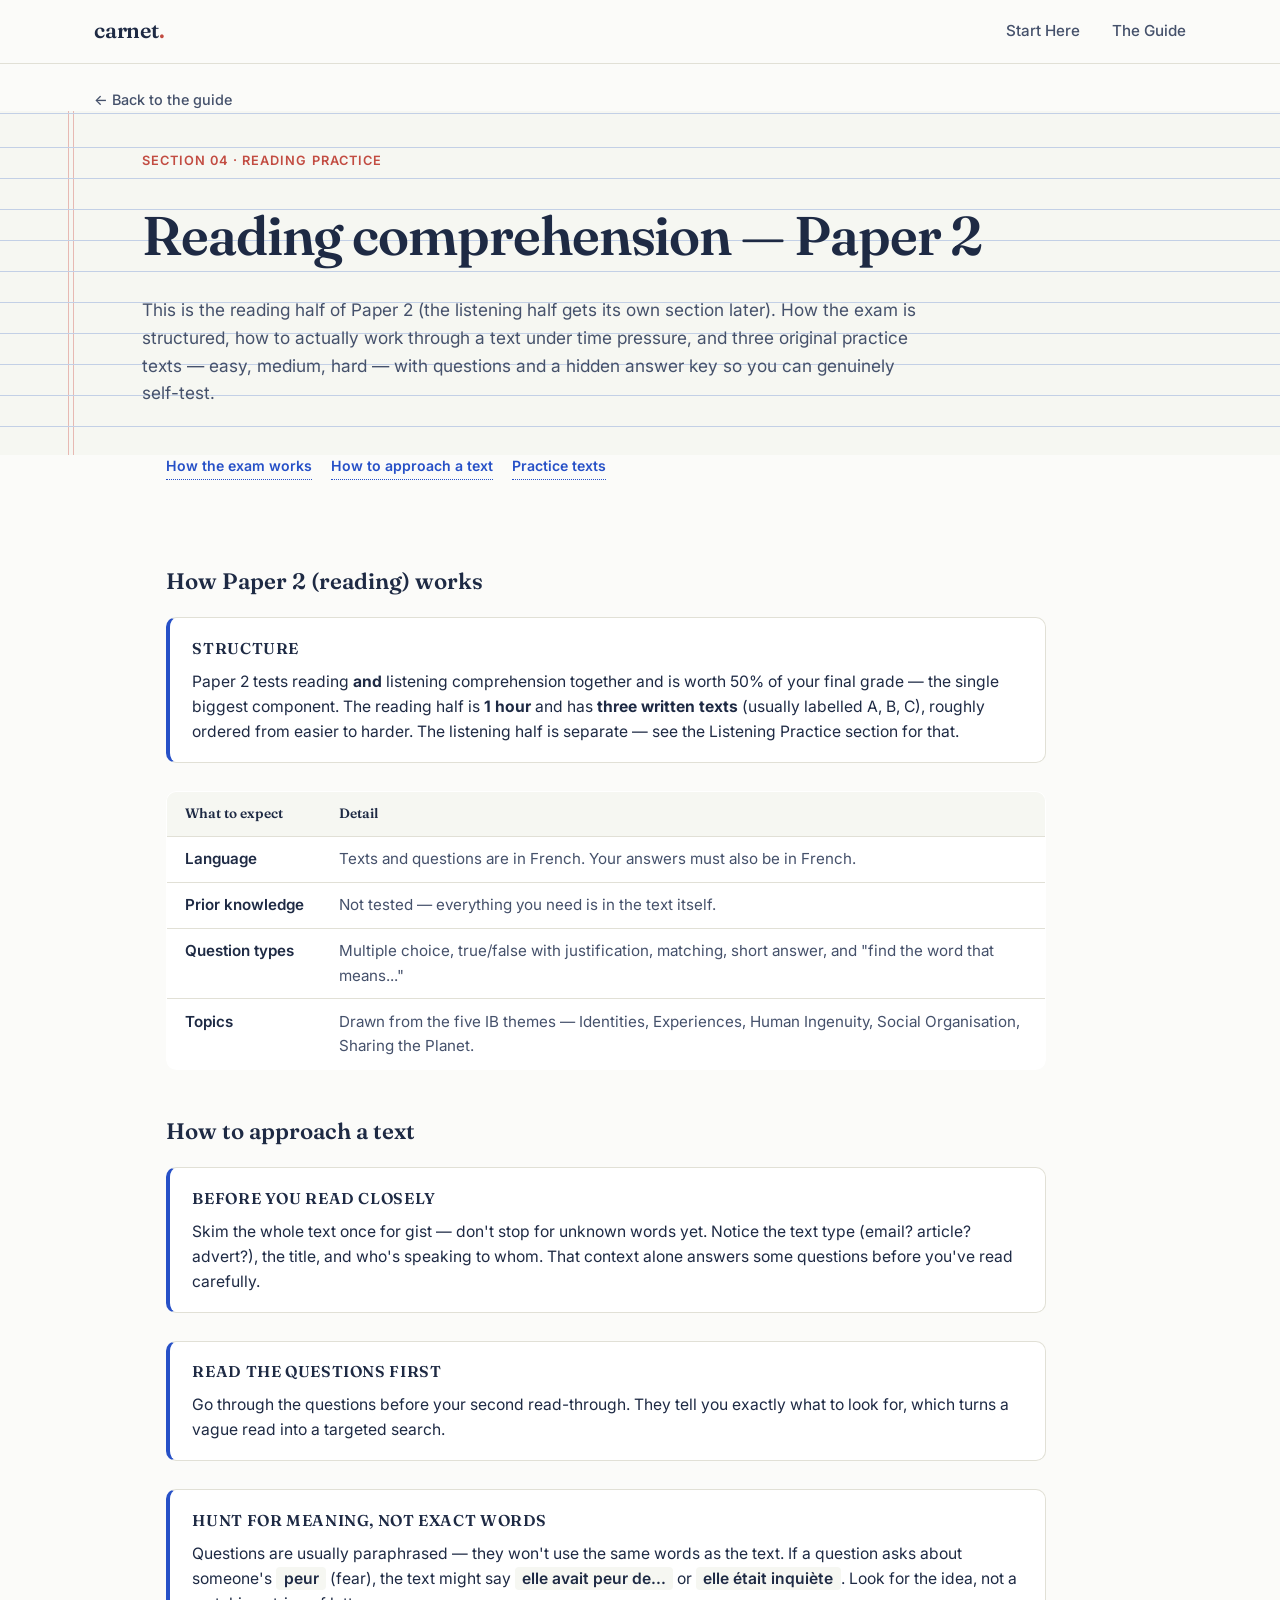
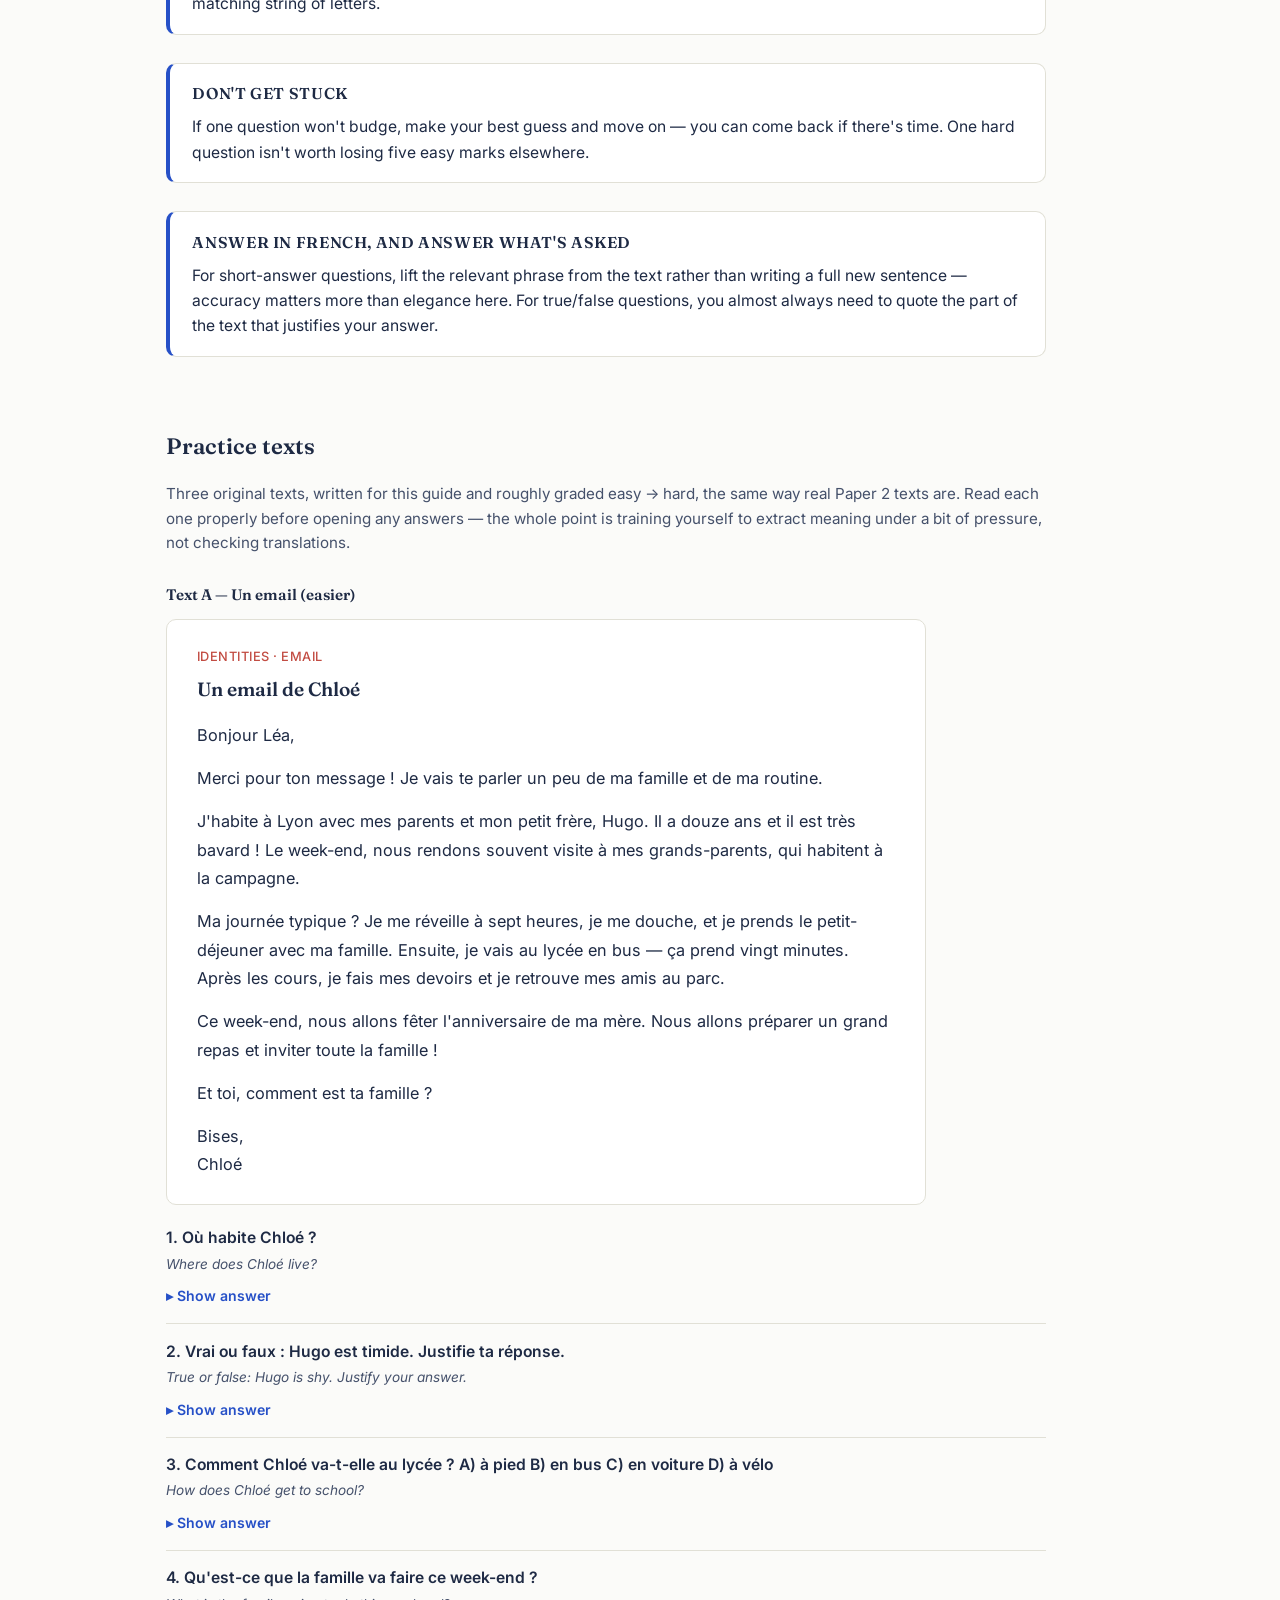
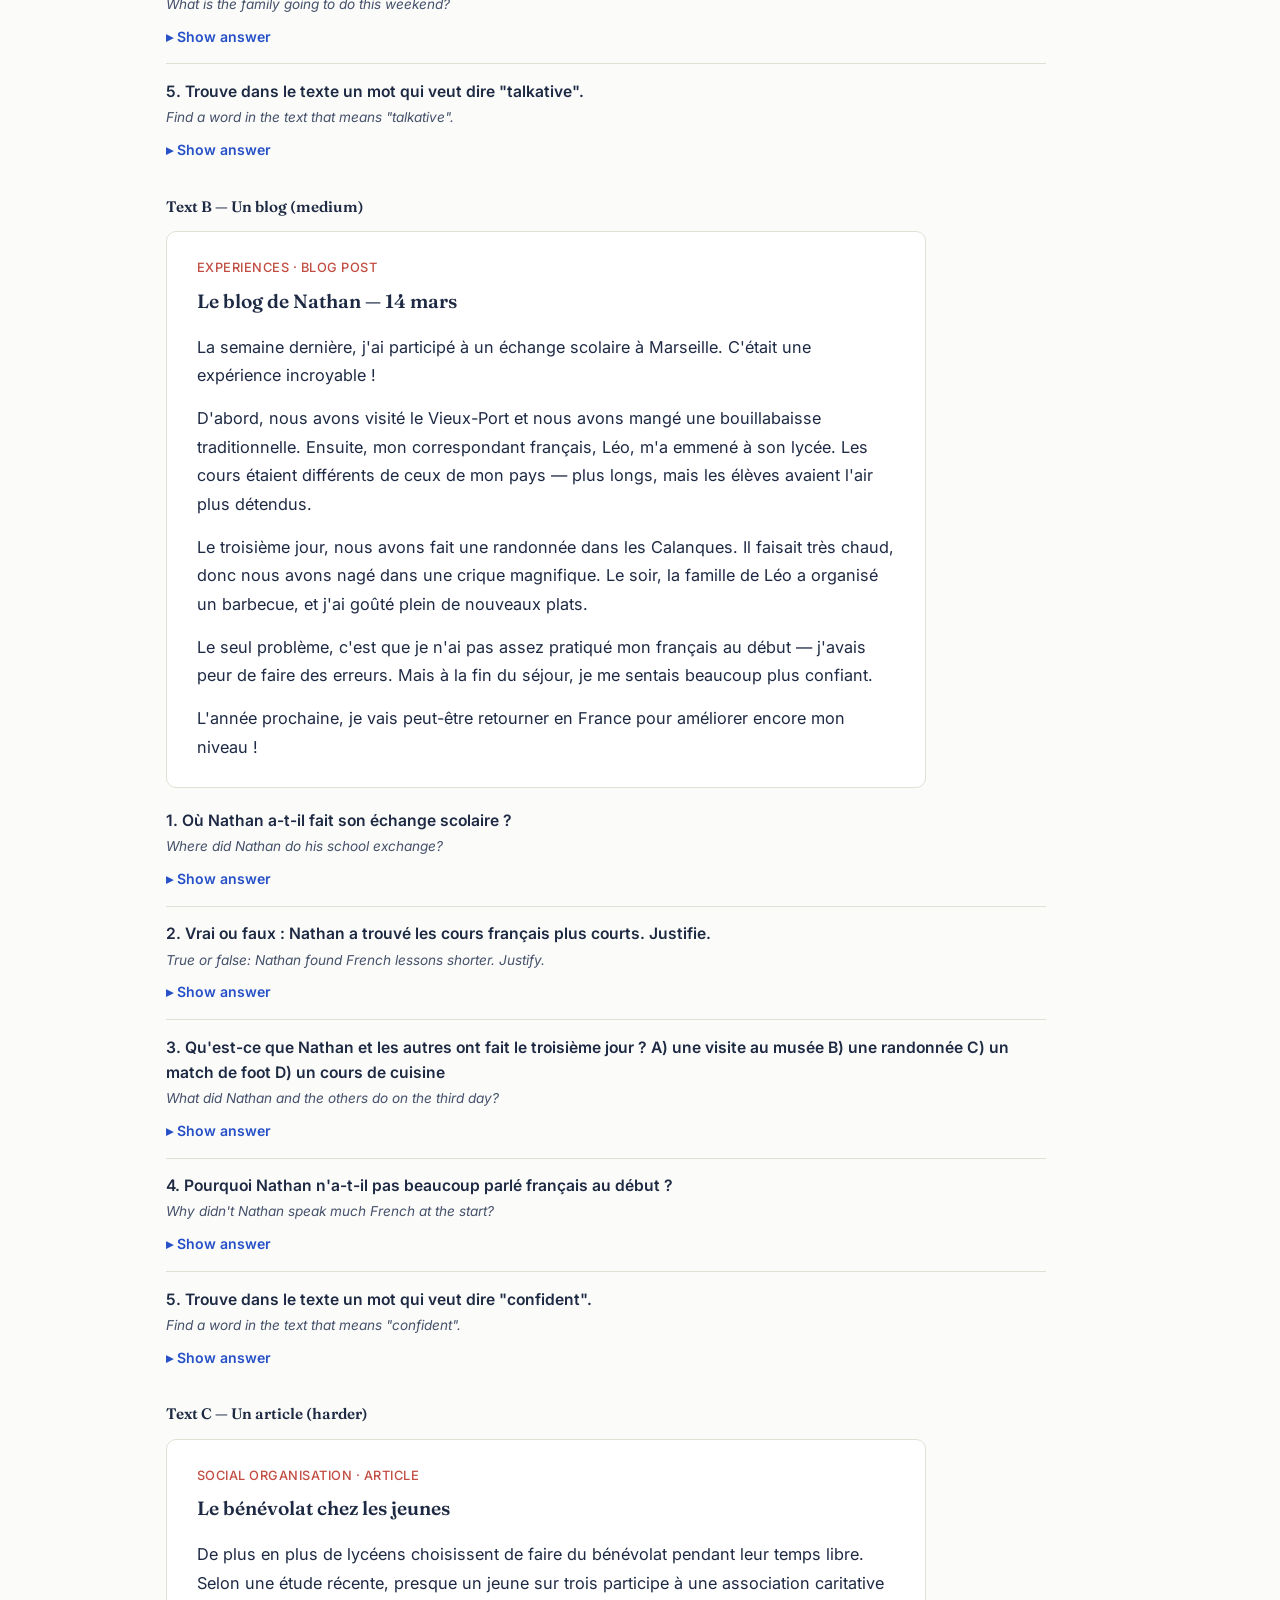
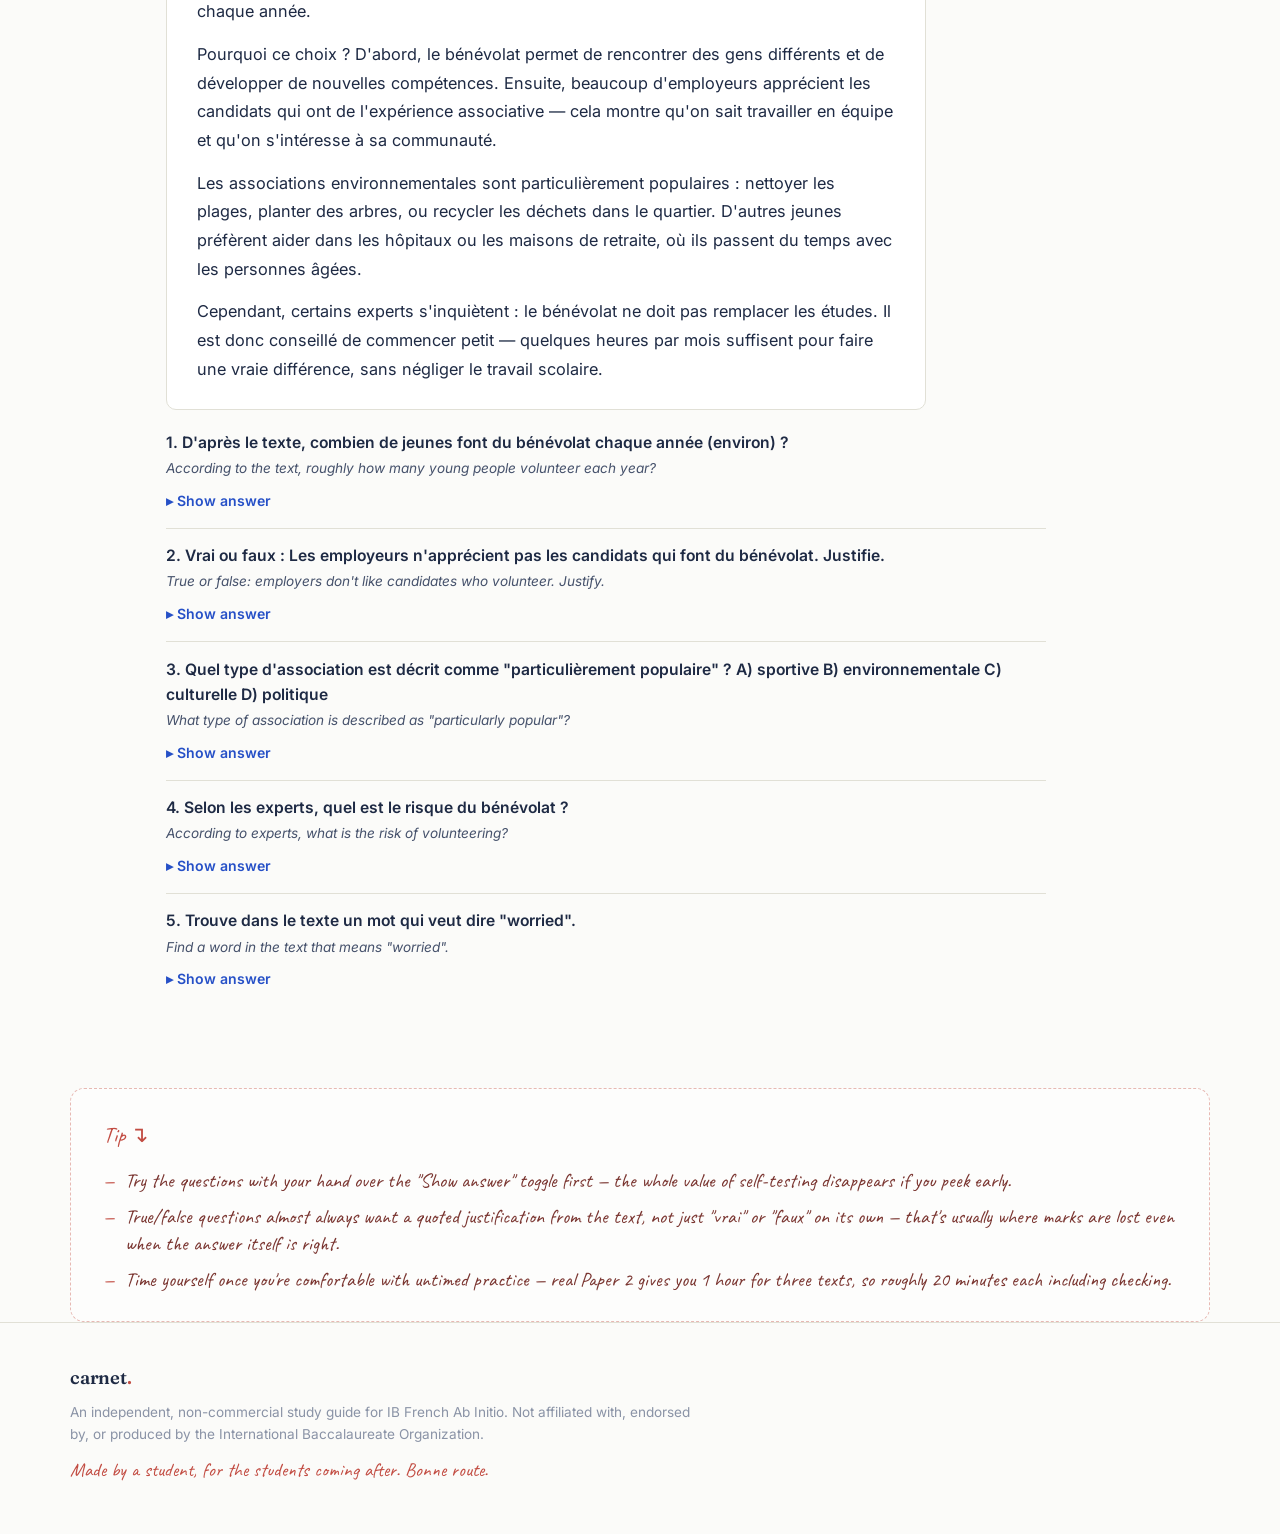
<file: reading-practice.html>
<!DOCTYPE html>
<html lang="en">
<head>
<meta charset="UTF-8">
<meta name="viewport" content="width=device-width, initial-scale=1.0">
<title>Reading Practice — Paper 2 | Carnet, IB French Ab Initio Guide</title>
<meta name="description" content="IB French Ab Initio Paper 2 reading comprehension: how the exam works, how to approach a text, and three original practice texts with answer keys.">

<link rel="preconnect" href="https://fonts.googleapis.com">
<link rel="preconnect" href="https://fonts.gstatic.com" crossorigin>
<link href="https://fonts.googleapis.com/css2?family=Fraunces:ital,opsz,wght@0,9..144,400;0,9..144,500;0,9..144,600;0,9..144,700;0,9..144,900;1,9..144,500;1,9..144,600&family=Inter:wght@400;500;600;700&family=Caveat:wght@600;700&display=swap" rel="stylesheet">

<style>
/* =========================================================
   Carnet — IB French Ab Initio study guide
   Design language: French school notebook (cahier Seyès
   ruling, red correction-pen ink, Bic-blue accent) rendered
   with editorial type. See design notes at bottom of file.
   ========================================================= */

:root {
  /* colour */
  --paper:        #F6F7F2;
  --paper-flat:   #FBFBF9;
  --card-bg:      #FFFFFF;
  --ink:          #1E2A44;
  --ink-soft:     #45516B;
  --muted:        #8A93A6;
  --rule-blue:    #C3D0E6;
  --rule-red:     #C24C42;
  --rule-red-soft:#E7B9B3;
  --accent-blue:  #2650C7;
  --line:         #E1E0D6;

  /* type */
  --font-display: "Fraunces", Georgia, serif;
  --font-body:    "Inter", -apple-system, BlinkMacSystemFont, "Segoe UI", sans-serif;
  --font-hand:    "Caveat", cursive;

  /* layout */
  --max-w: 1140px;
  --radius: 10px;
}

/* ---------- reset ---------- */
*, *::before, *::after { box-sizing: border-box; }
html { scroll-behavior: smooth; }
@media (prefers-reduced-motion: reduce) {
  html { scroll-behavior: auto; }
  *, *::before, *::after { animation-duration: 0.001ms !important; transition-duration: 0.001ms !important; }
}

body {
  margin: 0;
  background: var(--paper-flat);
  color: var(--ink-soft);
  font-family: var(--font-body);
  font-size: 16px;
  line-height: 1.6;
  -webkit-font-smoothing: antialiased;
}

h1, h2, h3 { font-family: var(--font-display); color: var(--ink); margin: 0; }
p { margin: 0; }
ul { margin: 0; padding: 0; list-style: none; }
a { color: inherit; text-decoration: none; }
img { max-width: 100%; display: block; }
em { color: var(--rule-red); font-style: italic; }

.sr-only {
  position: absolute; width: 1px; height: 1px;
  padding: 0; margin: -1px; overflow: hidden;
  clip: rect(0,0,0,0); white-space: nowrap; border: 0;
}

.skip-link {
  position: absolute; left: -999px; top: 0;
  background: var(--ink); color: var(--paper);
  padding: 0.75rem 1.25rem; z-index: 100;
  border-radius: 0 0 8px 0;
}
.skip-link:focus { left: 0; }

a:focus-visible,
button:focus-visible {
  outline: 2px solid var(--accent-blue);
  outline-offset: 3px;
  border-radius: 4px;
}

/* ---------- notebook ruling (signature element) ---------- */
.notebook-page {
  position: relative;
  background-color: var(--paper);
  background-image:
    repeating-linear-gradient(
      to bottom,
      transparent 0,
      transparent 30px,
      var(--rule-blue) 30px,
      var(--rule-blue) 31px
    ),
    linear-gradient(
      to right,
      transparent 0,
      transparent 68px,
      var(--rule-red-soft) 68px,
      var(--rule-red-soft) 69px,
      transparent 69px,
      transparent 73px,
      var(--rule-red-soft) 73px,
      var(--rule-red-soft) 74px,
      transparent 74px
    );
  background-position: 0 6px, 0 0;
}

@media (max-width: 640px) {
  .notebook-page { background-image:
    repeating-linear-gradient(
      to bottom, transparent 0, transparent 26px,
      var(--rule-blue) 26px, var(--rule-blue) 27px
    );
  }
}

/* ---------- top bar ---------- */
.topbar {
  position: sticky; top: 0; z-index: 50;
  background: rgba(251, 251, 249, 0.9);
  backdrop-filter: blur(6px);
  border-bottom: 1px solid var(--line);
}
.topbar__inner {
  max-width: var(--max-w);
  margin: 0 auto;
  padding: 0.9rem 1.5rem;
  display: flex;
  align-items: center;
  justify-content: space-between;
}

.wordmark {
  font-family: var(--font-display);
  font-weight: 600;
  font-size: 1.35rem;
  letter-spacing: -0.01em;
  color: var(--ink);
}
.wordmark .dot { color: var(--rule-red); }
.wordmark--small { font-size: 1.15rem; }

.topnav { display: flex; gap: 2rem; }
.topnav a {
  font-size: 0.95rem;
  font-weight: 500;
  color: var(--ink-soft);
  position: relative;
  padding-bottom: 2px;
}
.topnav a:hover { color: var(--accent-blue); }
.topnav a::after {
  content: "";
  position: absolute; left: 0; right: 0; bottom: -3px;
  height: 2px; background: var(--rule-red);
  transform: scaleX(0); transform-origin: left;
  transition: transform 0.2s ease;
}
.topnav a:hover::after { transform: scaleX(1); }

.nav-toggle {
  display: none;
  flex-direction: column;
  justify-content: center;
  gap: 5px;
  width: 36px; height: 36px;
  background: none; border: none; cursor: pointer;
}
.nav-toggle span {
  display: block; height: 2px; width: 100%;
  background: var(--ink);
}

@media (max-width: 720px) {
  .nav-toggle { display: flex; }
  .topnav {
    position: absolute; top: 100%; left: 0; right: 0;
    background: var(--paper-flat);
    flex-direction: column;
    gap: 0;
    border-bottom: 1px solid var(--line);
    max-height: 0;
    overflow: hidden;
    transition: max-height 0.25s ease;
  }
  .topnav.is-open { max-height: 200px; }
  .topnav a {
    padding: 1rem 1.5rem;
    border-top: 1px solid var(--line);
  }
  .topnav a::after { display: none; }
}

/* ---------- hero ---------- */
.hero {
  padding: 4.5rem 1.5rem 3.5rem;
}

.hero__row {
  max-width: var(--max-w);
  margin: 0 auto;
  gap: 3rem;
}

.hero__inner { padding-left: 4.5rem; }

.eyebrow {
  font-size: 0.8rem;
  font-weight: 600;
  letter-spacing: 0.08em;
  text-transform: uppercase;
  color: var(--rule-red);
  margin-bottom: 1.25rem;
}

.hero__title {
  font-size: clamp(2.75rem, 6vw, 4.75rem);
  font-weight: 600;
  line-height: 1.02;
  letter-spacing: -0.02em;
  margin-bottom: 1.5rem;
}

.hero__lede {
  max-width: 42em;
  font-size: 1.15rem;
  color: var(--ink-soft);
  margin-bottom: 2rem;
}

.hero__actions {
  display: flex;
  flex-wrap: wrap;
  gap: 1rem;
  margin-bottom: 1.1rem;
}

.btn {
  display: inline-flex;
  align-items: center;
  gap: 0.4rem;
  padding: 0.85rem 1.5rem;
  border-radius: 999px;
  font-weight: 600;
  font-size: 0.98rem;
  transition: transform 0.15s ease, box-shadow 0.15s ease, background 0.15s ease;
}
.btn--primary {
  background: var(--ink);
  color: var(--paper-flat);
}
.btn--primary:hover { background: var(--accent-blue); transform: translateY(-1px); }
.btn--ghost {
  border: 1.5px solid var(--ink);
  color: var(--ink);
}
.btn--ghost:hover { border-color: var(--accent-blue); color: var(--accent-blue); }

.hero__note {
  font-family: var(--font-hand);
  font-size: 1.25rem;
  color: var(--rule-red);
  transform: rotate(-1deg);
}

/* stat card, styled like a stamped index/exam card */
.statcard {
  background: var(--card-bg);
  border: 1px solid var(--line);
  border-radius: var(--radius);
  padding: 1.75rem 1.75rem 1.5rem;
  box-shadow: 0 18px 40px -24px rgba(30, 42, 68, 0.35);
  margin-left: 4.5rem;
  margin-right: 1.5rem;
  position: relative;
  transform: rotate(1.1deg);
}
.statcard::before {
  content: "";
  position: absolute; inset: 8px;
  border: 1px dashed var(--rule-blue);
  border-radius: 6px;
  pointer-events: none;
}
.statcard__title {
  font-family: var(--font-display);
  font-size: 1.05rem;
  font-weight: 600;
  color: var(--ink);
  margin-bottom: 1.1rem;
}
.statcard__list { display: flex; flex-direction: column; gap: 0.9rem; }
.statcard__list li {
  display: flex;
  align-items: baseline;
  gap: 0.9rem;
  padding-bottom: 0.9rem;
  border-bottom: 1px dotted var(--line);
}
.statcard__list li:last-child { border-bottom: none; padding-bottom: 0; }
.statcard__num {
  font-family: var(--font-display);
  font-weight: 700;
  font-size: 1.6rem;
  color: var(--accent-blue);
  min-width: 3.2rem;
}
.statcard__pct { font-size: 1rem; }
.statcard__label {
  font-size: 0.92rem;
  color: var(--ink-soft);
  line-height: 1.35;
}
.statcard__label small { color: var(--muted); }
.statcard__foot {
  margin-top: 1.1rem;
  padding-top: 1rem;
  border-top: 1px solid var(--line);
  font-size: 0.85rem;
  color: var(--muted);
  font-style: italic;
}

@media (min-width: 900px) {
  .hero__row { display: flex; align-items: flex-start; }
  .hero__inner { flex: 1.35; }
  .statcard { flex: 1; margin-top: 0.5rem; }
}
@media (max-width: 899px) {
  .hero__inner { padding-left: 2.25rem; }
  .statcard { margin-left: 2.25rem; margin-right: 0; margin-top: 2.5rem; transform: none; }
}
@media (max-width: 640px) {
  .hero__inner { padding-left: 1.25rem; }
  .statcard { margin-left: 1.25rem; margin-right: 1.25rem; }
}

/* ---------- section heading ---------- */
.section-heading {
  font-size: clamp(1.7rem, 3.2vw, 2.3rem);
  font-weight: 600;
  display: flex;
  align-items: baseline;
  gap: 0.85rem;
  margin-bottom: 0.5rem;
}
.section-heading__num {
  font-size: 1.1rem;
  color: var(--rule-red);
  font-weight: 700;
  letter-spacing: 0.04em;
}

/* ---------- start here ---------- */
.start-here {
  padding: 4rem 1.5rem 3rem;
}
.start-here > * { max-width: var(--max-w); margin-left: auto; margin-right: auto; }
.start-here .section-heading { padding-left: 4.5rem; }

.start-here__grid {
  display: grid;
  grid-template-columns: 1fr 1fr;
  gap: 2.5rem;
  padding-left: 4.5rem;
  padding-right: 1.5rem;
  margin-top: 2rem;
}
.start-here__block h3 {
  font-size: 1.25rem;
  font-weight: 600;
  margin-bottom: 0.85rem;
}
.start-here__block p { margin-bottom: 0.9rem; font-size: 0.98rem; }
.start-here__block p:last-child { margin-bottom: 0; }

.mini-stats { margin: 1.1rem 0; display: flex; flex-direction: column; gap: 0.7rem; }
.mini-stats li {
  font-size: 0.92rem;
  color: var(--ink-soft);
  padding-left: 1rem;
  border-left: 2px solid var(--rule-blue);
}
.mini-stats li strong {
  display: block;
  color: var(--ink);
  font-family: var(--font-display);
  font-size: 0.98rem;
  margin-bottom: 0.15rem;
}

@media (max-width: 899px) {
  .start-here .section-heading,
  .start-here__grid { padding-left: 2.25rem; }
  .start-here__grid { grid-template-columns: 1fr; gap: 2rem; }
}
@media (max-width: 640px) {
  .start-here .section-heading,
  .start-here__grid { padding-left: 1.25rem; padding-right: 1.25rem; }
}

/* marginalia — handwritten red-pen tips */
.marginalia {
  margin-top: 3rem;
  margin-left: 4.5rem;
  margin-right: 1.5rem;
  padding: 1.75rem 2rem;
  border: 1.5px dashed var(--rule-red-soft);
  border-radius: 14px;
  background: rgba(255,255,255,0.55);
}
.marginalia__title {
  font-family: var(--font-hand);
  font-size: 1.4rem;
  color: var(--rule-red);
  margin-bottom: 0.9rem;
}
.marginalia__list { display: flex; flex-direction: column; gap: 0.55rem; }
.marginalia__list li {
  font-family: var(--font-hand);
  font-size: 1.25rem;
  line-height: 1.35;
  color: #7a3530;
  position: relative;
  padding-left: 1.4rem;
}
.marginalia__list li::before {
  content: "—";
  position: absolute; left: 0;
  color: var(--rule-red);
}

@media (max-width: 899px) {
  .marginalia { margin-left: 2.25rem; }
}
@media (max-width: 640px) {
  .marginalia { margin-left: 1.25rem; margin-right: 1.25rem; padding: 1.4rem 1.5rem; }
  .marginalia__list li { font-size: 1.15rem; }
}

/* ---------- sections grid ---------- */
.sections {
  padding: 4.5rem 1.5rem 5rem;
  background: var(--paper-flat);
}
.sections__head,
.card-grid { max-width: var(--max-w); margin: 0 auto; }

.sections__intro {
  margin-top: 0.6rem;
  color: var(--muted);
  font-size: 1rem;
  max-width: 40em;
}

.card-grid {
  margin-top: 2.5rem;
  display: grid;
  grid-template-columns: repeat(2, 1fr);
  gap: 1.25rem;
}

.card {
  position: relative;
  background: var(--card-bg);
  border: 1px solid var(--line);
  border-radius: var(--radius);
  padding: 1.5rem 1.6rem 1.4rem;
  display: block;
  transition: transform 0.15s ease, box-shadow 0.15s ease, border-color 0.15s ease;
}
a.card { cursor: pointer; }
.card[aria-disabled="true"] { opacity: 0.62; }

a.card:hover {
  transform: translateY(-3px);
  border-color: var(--accent-blue);
  box-shadow: 0 18px 34px -24px rgba(30, 42, 68, 0.45);
}

.card__num {
  display: block;
  font-family: var(--font-display);
  font-weight: 700;
  font-size: 1.5rem;
  color: var(--rule-blue);
  margin-bottom: 0.6rem;
}
.card--live .card__num { color: var(--rule-red); }

.card__badge {
  position: absolute;
  top: 1.5rem; right: 1.5rem;
  font-size: 0.7rem;
  font-weight: 600;
  letter-spacing: 0.03em;
  text-transform: uppercase;
  color: var(--muted);
  border: 1px solid var(--line);
  border-radius: 999px;
  padding: 0.25rem 0.65rem;
}
.card__badge--live {
  color: #1F7A4D;
  border-color: #B9DFC7;
  background: #EEF8F1;
}

.card__title {
  font-size: 1.15rem;
  font-weight: 600;
  margin-bottom: 0.5rem;
  padding-right: 5.5rem;
}
.card__desc {
  font-size: 0.92rem;
  color: var(--ink-soft);
  line-height: 1.5;
}

@media (max-width: 720px) {
  .card-grid { grid-template-columns: 1fr; }
  .card__title { padding-right: 6rem; }
}

/* ---------- footer ---------- */
.footer {
  border-top: 1px solid var(--line);
  padding: 2.5rem 1.5rem 3rem;
  background: var(--paper-flat);
}
.footer__inner {
  max-width: var(--max-w);
  margin: 0 auto;
  display: flex;
  flex-direction: column;
  gap: 0.6rem;
}
.footer__text {
  font-size: 0.85rem;
  color: var(--muted);
  max-width: 46em;
}
.footer__signoff {
  font-family: var(--font-hand);
  font-size: 1.2rem;
  color: var(--rule-red);
}

/* ---------- sub-page breadcrumb ---------- */
.breadcrumb {
  display: block;
  max-width: var(--max-w);
  margin: 1.5rem auto 0;
  padding: 0 1.5rem;
  font-size: 0.9rem;
  font-weight: 500;
  color: var(--ink-soft);
}
.breadcrumb:hover { color: var(--accent-blue); }

/* ---------- sub-page hero (smaller version of homepage hero) ---------- */
.page-hero {
  padding: 2.5rem 1.5rem 3rem;
}
.page-hero__inner {
  max-width: var(--max-w);
  margin: 0 auto;
  padding-left: 4.5rem;
}
.page-hero__title {
  font-size: clamp(2.2rem, 4.5vw, 3.4rem);
  font-weight: 600;
  letter-spacing: -0.02em;
  margin-bottom: 1.1rem;
}
.page-hero__lede {
  max-width: 46em;
  font-size: 1.08rem;
  color: var(--ink-soft);
}
@media (max-width: 899px) {
  .page-hero__inner { padding-left: 2.25rem; }
}
@media (max-width: 640px) {
  .page-hero__inner { padding-left: 1.25rem; }
}

/* ---------- jump nav (in-page anchor links) ---------- */
.jump-nav {
  max-width: var(--max-w);
  margin: 0 auto;
  padding: 0 1.5rem 2.5rem 6rem;
  display: flex;
  flex-wrap: wrap;
  gap: 0.6rem 1.2rem;
}
.jump-nav a {
  font-size: 0.88rem;
  font-weight: 600;
  color: var(--accent-blue);
  border-bottom: 1px dotted var(--accent-blue);
  padding-bottom: 1px;
}
.jump-nav a:hover { color: var(--rule-red); border-color: var(--rule-red); }
@media (max-width: 899px) {
  .jump-nav { padding-left: 3.75rem; }
}
@media (max-width: 640px) {
  .jump-nav { padding-left: 1.75rem; }
}

/* ---------- theme topic blocks + vocab tables ---------- */
.topic {
  max-width: var(--max-w);
  margin: 0 auto;
  padding: 2.75rem 1.5rem 0 6rem;
  scroll-margin-top: 5.5rem;
}
.topic:last-of-type { padding-bottom: 3rem; }
@media (max-width: 899px) {
  .topic { padding-left: 3.75rem; }
}
@media (max-width: 640px) {
  .topic { padding-left: 1.75rem; padding-right: 1.25rem; }
}

.topic__title {
  font-size: 1.4rem;
  font-weight: 600;
  margin-bottom: 1.1rem;
  display: flex;
  align-items: baseline;
  gap: 0.6rem;
}
.topic__title span {
  font-family: var(--font-hand);
  font-size: 1.15rem;
  color: var(--rule-red);
}

.topic__sublabel {
  font-family: var(--font-display);
  font-weight: 600;
  font-size: 0.95rem;
  color: var(--ink);
  margin: 1.75rem 0 0.75rem;
}
.topic__sublabel:first-of-type { margin-top: 0; }

.table-scroll {
  max-width: 880px;
  overflow-x: auto;
  -webkit-overflow-scrolling: touch;
  border-radius: var(--radius);
}

.vocab-table {
  width: 100%;
  max-width: 880px;
  border-collapse: collapse;
  background: var(--card-bg);
  border: 1px solid var(--line);
  border-radius: var(--radius);
  overflow: hidden;
}.vocab-table th {
  text-align: left;
  font-family: var(--font-display);
  font-size: 0.85rem;
  font-weight: 600;
  color: var(--ink);
  background: var(--paper);
  padding: 0.7rem 1.1rem;
  border-bottom: 1px solid var(--line);
}
.vocab-table td {
  padding: 0.65rem 1.1rem;
  font-size: 0.95rem;
  color: var(--ink-soft);
  border-bottom: 1px solid var(--line);
  vertical-align: top;
}
.vocab-table tr:last-child td { border-bottom: none; }
.vocab-table td.fr { font-weight: 600; color: var(--ink); white-space: nowrap; }
.vocab-table th:nth-child(3), .vocab-table td:nth-child(3) { width: 34%; }
.vocab-table td.blank {
  position: relative;
}
.vocab-table td.blank::after {
  content: "";
  display: block;
  height: 1px;
  margin-top: 1.3rem;
  background-image: linear-gradient(to right, var(--rule-blue) 60%, transparent 0%);
  background-size: 8px 1px;
  background-repeat: repeat-x;
}

@media (max-width: 640px) {
  .vocab-table { font-size: 0.85rem; min-width: 560px; }
  .vocab-table th, .vocab-table td { padding: 0.55rem 0.7rem; }
  .table-scroll { border: 1px solid var(--line); }
  .table-scroll .vocab-table { border: none; border-radius: 0; }
}

/* ---------- grammar-page components ---------- */
.formula-box {
  max-width: 880px;
  background: var(--card-bg);
  border: 1px solid var(--line);
  border-left: 4px solid var(--accent-blue);
  border-radius: var(--radius);
  padding: 1.1rem 1.4rem;
  margin: 0.25rem 0 1.75rem;
}
.formula-box__label {
  font-family: var(--font-display);
  font-weight: 600;
  font-size: 0.85rem;
  text-transform: uppercase;
  letter-spacing: 0.04em;
  color: var(--accent-blue);
  margin-bottom: 0.5rem;
}
.formula-box p { font-size: 0.98rem; color: var(--ink); margin-bottom: 0.5rem; }
.formula-box p:last-child { margin-bottom: 0; }
.formula-box code {
  font-family: var(--font-body);
  background: var(--paper);
  padding: 0.1rem 0.45rem;
  border-radius: 4px;
  font-weight: 600;
  color: var(--ink);
}
.formula-box .eg { color: var(--ink-soft); font-size: 0.92rem; }
.formula-box .eg + .eg { margin-top: -0.3rem; }

/* ---------- reading-practice components ---------- */
.practice-text {
  max-width: 760px;
  background: var(--card-bg);
  border: 1px solid var(--line);
  border-radius: var(--radius);
  padding: 1.6rem 1.85rem;
  margin: 0 0 1.25rem;
  font-size: 1.02rem;
  line-height: 1.75;
  color: var(--ink);
}
.practice-text__title {
  font-family: var(--font-display);
  font-weight: 600;
  margin-bottom: 0.9rem;
  font-size: 1.2rem;
  color: var(--ink);
}
.practice-text__title small {
  display: block;
  font-family: var(--font-body);
  font-weight: 500;
  font-size: 0.8rem;
  text-transform: uppercase;
  letter-spacing: 0.04em;
  color: var(--rule-red);
  margin-bottom: 0.3rem;
}
.practice-text p { margin-bottom: 0.9rem; }
.practice-text p:last-child { margin-bottom: 0; }

.qa-list { max-width: 880px; margin: 0 0 2rem; }
.qa-item { border-bottom: 1px solid var(--line); padding: 0.9rem 0; }
.qa-item:first-child { padding-top: 0; }
.qa-item:last-child { border-bottom: none; padding-bottom: 0; }
.qa-item__q { font-weight: 600; color: var(--ink); margin-bottom: 0.2rem; font-size: 0.98rem; }
.qa-item__q-en { font-size: 0.85rem; color: var(--ink-soft); font-style: italic; margin-bottom: 0.5rem; }
.qa-item details { margin-top: 0.5rem; }
.qa-item summary {
  cursor: pointer;
  color: var(--accent-blue);
  font-weight: 600;
  font-size: 0.88rem;
  list-style: none;
  display: inline-block;
}
.qa-item summary::-webkit-details-marker { display: none; }
.qa-item summary::before { content: "▸ "; }
.qa-item details[open] summary::before { content: "▾ "; }
.qa-item .answer {
  margin-top: 0.6rem;
  padding: 0.75rem 1rem;
  background: var(--paper);
  border-radius: 8px;
  font-size: 0.94rem;
  color: var(--ink);
}

/* =========================================================
   Design notes (kept for future passes):
   Signature = cahier Seyès ruling (horizontal rule + double
   red margin) applied only to the "written" sections (hero,
   start-here), left plain for the sitemap/card grid — so the
   notebook motif reads as a place, not a texture slapped on
   everything. Handwriting face reserved strictly for the
   red-ink marginalia, never for real content, so it stays a
   garnish rather than a readability problem.
   ========================================================= */

</style>
</head>
<body>

<a class="skip-link" href="#main">Skip to content</a>

<header class="topbar">
  <div class="topbar__inner">
    <a href="index.html" class="wordmark">carnet<span class="dot">.</span></a>

    <button class="nav-toggle" id="navToggle" aria-expanded="false" aria-controls="topnav">
      <span></span><span></span><span></span>
      <span class="sr-only">Menu</span>
    </button>

    <nav class="topnav" id="topnav" aria-label="Primary">
      <a href="index.html#start-here">Start Here</a>
      <a href="index.html#sections">The Guide</a>
    </nav>
  </div>
</header>

<main id="main">

  <a class="breadcrumb" href="index.html#sections">← Back to the guide</a>

  <section class="page-hero notebook-page">
    <div class="page-hero__inner">
      <p class="eyebrow">Section 04 · Reading Practice</p>
      <h1 class="page-hero__title">Reading comprehension — Paper 2</h1>
      <p class="page-hero__lede">This is the reading half of Paper 2 (the listening half gets its own section later). How the exam is structured, how to actually work through a text under time pressure, and three original practice texts — easy, medium, hard — with questions and a hidden answer key so you can genuinely self-test.</p>
    </div>
  </section>

  <nav class="jump-nav" aria-label="Jump to topic">
    <a href="#format">How the exam works</a>
    <a href="#strategy">How to approach a text</a>
    <a href="#practice">Practice texts</a>
  </nav>

  <section class="topic" id="format">
    <h2 class="topic__title">How Paper 2 (reading) works</h2>

    <div class="formula-box">
      <p class="formula-box__label">Structure</p>
      <p>Paper 2 tests reading <strong>and</strong> listening comprehension together and is worth 50% of your final grade — the single biggest component. The reading half is <strong>1 hour</strong> and has <strong>three written texts</strong> (usually labelled A, B, C), roughly ordered from easier to harder. The listening half is separate — see the Listening Practice section for that.</p>
    </div>

    <div class="table-scroll">
    <table class="vocab-table">
      <thead><tr><th>What to expect</th><th>Detail</th></tr></thead>
      <tbody>
        <tr><td class="fr">Language</td><td>Texts and questions are in French. Your answers must also be in French.</td></tr>
        <tr><td class="fr">Prior knowledge</td><td>Not tested — everything you need is in the text itself.</td></tr>
        <tr><td class="fr">Question types</td><td>Multiple choice, true/false with justification, matching, short answer, and "find the word that means..."</td></tr>
        <tr><td class="fr">Topics</td><td>Drawn from the five IB themes — Identities, Experiences, Human Ingenuity, Social Organisation, Sharing the Planet.</td></tr>
      </tbody>
    </table>
    </div>
  </section>

  <section class="topic" id="strategy">
    <h2 class="topic__title">How to approach a text</h2>

    <div class="formula-box">
      <p class="formula-box__label">Before you read closely</p>
      <p>Skim the whole text once for gist — don't stop for unknown words yet. Notice the text type (email? article? advert?), the title, and who's speaking to whom. That context alone answers some questions before you've read carefully.</p>
    </div>

    <div class="formula-box">
      <p class="formula-box__label">Read the questions first</p>
      <p>Go through the questions before your second read-through. They tell you exactly what to look for, which turns a vague read into a targeted search.</p>
    </div>

    <div class="formula-box">
      <p class="formula-box__label">Hunt for meaning, not exact words</p>
      <p>Questions are usually paraphrased — they won't use the same words as the text. If a question asks about someone's <code>peur</code> (fear), the text might say <code>elle avait peur de...</code> or <code>elle était inquiète</code>. Look for the idea, not a matching string of letters.</p>
    </div>

    <div class="formula-box">
      <p class="formula-box__label">Don't get stuck</p>
      <p>If one question won't budge, make your best guess and move on — you can come back if there's time. One hard question isn't worth losing five easy marks elsewhere.</p>
    </div>

    <div class="formula-box">
      <p class="formula-box__label">Answer in French, and answer what's asked</p>
      <p>For short-answer questions, lift the relevant phrase from the text rather than writing a full new sentence — accuracy matters more than elegance here. For true/false questions, you almost always need to quote the part of the text that justifies your answer.</p>
    </div>
  </section>

  <section class="topic" id="practice">
    <h2 class="topic__title">Practice texts</h2>
    <p style="max-width:880px; margin-bottom:1.5rem; font-size:0.95rem; color:var(--ink-soft);">Three original texts, written for this guide and roughly graded easy → hard, the same way real Paper 2 texts are. Read each one properly before opening any answers — the whole point is training yourself to extract meaning under a bit of pressure, not checking translations.</p>

    <p class="topic__sublabel">Text A — Un email (easier)</p>
    <div class="practice-text">
      <p class="practice-text__title"><small>Identities · Email</small>Un email de Chloé</p>
      <p>Bonjour Léa,</p>
      <p>Merci pour ton message ! Je vais te parler un peu de ma famille et de ma routine.</p>
      <p>J'habite à Lyon avec mes parents et mon petit frère, Hugo. Il a douze ans et il est très bavard ! Le week-end, nous rendons souvent visite à mes grands-parents, qui habitent à la campagne.</p>
      <p>Ma journée typique ? Je me réveille à sept heures, je me douche, et je prends le petit-déjeuner avec ma famille. Ensuite, je vais au lycée en bus — ça prend vingt minutes. Après les cours, je fais mes devoirs et je retrouve mes amis au parc.</p>
      <p>Ce week-end, nous allons fêter l'anniversaire de ma mère. Nous allons préparer un grand repas et inviter toute la famille !</p>
      <p>Et toi, comment est ta famille ?</p>
      <p>Bises,<br>Chloé</p>
    </div>

    <div class="qa-list">
      <div class="qa-item">
        <p class="qa-item__q">1. Où habite Chloé ?</p>
        <p class="qa-item__q-en">Where does Chloé live?</p>
        <details><summary>Show answer</summary><p class="answer">Elle habite à Lyon.</p></details>
      </div>
      <div class="qa-item">
        <p class="qa-item__q">2. Vrai ou faux : Hugo est timide. Justifie ta réponse.</p>
        <p class="qa-item__q-en">True or false: Hugo is shy. Justify your answer.</p>
        <details><summary>Show answer</summary><p class="answer">Faux — le texte dit "il est très bavard", pas timide.</p></details>
      </div>
      <div class="qa-item">
        <p class="qa-item__q">3. Comment Chloé va-t-elle au lycée ? A) à pied B) en bus C) en voiture D) à vélo</p>
        <p class="qa-item__q-en">How does Chloé get to school?</p>
        <details><summary>Show answer</summary><p class="answer">B) en bus.</p></details>
      </div>
      <div class="qa-item">
        <p class="qa-item__q">4. Qu'est-ce que la famille va faire ce week-end ?</p>
        <p class="qa-item__q-en">What is the family going to do this weekend?</p>
        <details><summary>Show answer</summary><p class="answer">Ils vont fêter l'anniversaire de la mère de Chloé — préparer un grand repas et inviter toute la famille.</p></details>
      </div>
      <div class="qa-item">
        <p class="qa-item__q">5. Trouve dans le texte un mot qui veut dire "talkative".</p>
        <p class="qa-item__q-en">Find a word in the text that means "talkative".</p>
        <details><summary>Show answer</summary><p class="answer">bavard</p></details>
      </div>
    </div>

    <p class="topic__sublabel">Text B — Un blog (medium)</p>
    <div class="practice-text">
      <p class="practice-text__title"><small>Experiences · Blog post</small>Le blog de Nathan — 14 mars</p>
      <p>La semaine dernière, j'ai participé à un échange scolaire à Marseille. C'était une expérience incroyable !</p>
      <p>D'abord, nous avons visité le Vieux-Port et nous avons mangé une bouillabaisse traditionnelle. Ensuite, mon correspondant français, Léo, m'a emmené à son lycée. Les cours étaient différents de ceux de mon pays — plus longs, mais les élèves avaient l'air plus détendus.</p>
      <p>Le troisième jour, nous avons fait une randonnée dans les Calanques. Il faisait très chaud, donc nous avons nagé dans une crique magnifique. Le soir, la famille de Léo a organisé un barbecue, et j'ai goûté plein de nouveaux plats.</p>
      <p>Le seul problème, c'est que je n'ai pas assez pratiqué mon français au début — j'avais peur de faire des erreurs. Mais à la fin du séjour, je me sentais beaucoup plus confiant.</p>
      <p>L'année prochaine, je vais peut-être retourner en France pour améliorer encore mon niveau !</p>
    </div>

    <div class="qa-list">
      <div class="qa-item">
        <p class="qa-item__q">1. Où Nathan a-t-il fait son échange scolaire ?</p>
        <p class="qa-item__q-en">Where did Nathan do his school exchange?</p>
        <details><summary>Show answer</summary><p class="answer">À Marseille.</p></details>
      </div>
      <div class="qa-item">
        <p class="qa-item__q">2. Vrai ou faux : Nathan a trouvé les cours français plus courts. Justifie.</p>
        <p class="qa-item__q-en">True or false: Nathan found French lessons shorter. Justify.</p>
        <details><summary>Show answer</summary><p class="answer">Faux — le texte dit que les cours étaient "plus longs".</p></details>
      </div>
      <div class="qa-item">
        <p class="qa-item__q">3. Qu'est-ce que Nathan et les autres ont fait le troisième jour ? A) une visite au musée B) une randonnée C) un match de foot D) un cours de cuisine</p>
        <p class="qa-item__q-en">What did Nathan and the others do on the third day?</p>
        <details><summary>Show answer</summary><p class="answer">B) une randonnée.</p></details>
      </div>
      <div class="qa-item">
        <p class="qa-item__q">4. Pourquoi Nathan n'a-t-il pas beaucoup parlé français au début ?</p>
        <p class="qa-item__q-en">Why didn't Nathan speak much French at the start?</p>
        <details><summary>Show answer</summary><p class="answer">Il avait peur de faire des erreurs.</p></details>
      </div>
      <div class="qa-item">
        <p class="qa-item__q">5. Trouve dans le texte un mot qui veut dire "confident".</p>
        <p class="qa-item__q-en">Find a word in the text that means "confident".</p>
        <details><summary>Show answer</summary><p class="answer">confiant</p></details>
      </div>
    </div>

    <p class="topic__sublabel">Text C — Un article (harder)</p>
    <div class="practice-text">
      <p class="practice-text__title"><small>Social Organisation · Article</small>Le bénévolat chez les jeunes</p>
      <p>De plus en plus de lycéens choisissent de faire du bénévolat pendant leur temps libre. Selon une étude récente, presque un jeune sur trois participe à une association caritative chaque année.</p>
      <p>Pourquoi ce choix ? D'abord, le bénévolat permet de rencontrer des gens différents et de développer de nouvelles compétences. Ensuite, beaucoup d'employeurs apprécient les candidats qui ont de l'expérience associative — cela montre qu'on sait travailler en équipe et qu'on s'intéresse à sa communauté.</p>
      <p>Les associations environnementales sont particulièrement populaires : nettoyer les plages, planter des arbres, ou recycler les déchets dans le quartier. D'autres jeunes préfèrent aider dans les hôpitaux ou les maisons de retraite, où ils passent du temps avec les personnes âgées.</p>
      <p>Cependant, certains experts s'inquiètent : le bénévolat ne doit pas remplacer les études. Il est donc conseillé de commencer petit — quelques heures par mois suffisent pour faire une vraie différence, sans négliger le travail scolaire.</p>
    </div>

    <div class="qa-list">
      <div class="qa-item">
        <p class="qa-item__q">1. D'après le texte, combien de jeunes font du bénévolat chaque année (environ) ?</p>
        <p class="qa-item__q-en">According to the text, roughly how many young people volunteer each year?</p>
        <details><summary>Show answer</summary><p class="answer">Environ un jeune sur trois.</p></details>
      </div>
      <div class="qa-item">
        <p class="qa-item__q">2. Vrai ou faux : Les employeurs n'apprécient pas les candidats qui font du bénévolat. Justifie.</p>
        <p class="qa-item__q-en">True or false: employers don't like candidates who volunteer. Justify.</p>
        <details><summary>Show answer</summary><p class="answer">Faux — le texte dit "beaucoup d'employeurs apprécient les candidats qui ont de l'expérience associative".</p></details>
      </div>
      <div class="qa-item">
        <p class="qa-item__q">3. Quel type d'association est décrit comme "particulièrement populaire" ? A) sportive B) environnementale C) culturelle D) politique</p>
        <p class="qa-item__q-en">What type of association is described as "particularly popular"?</p>
        <details><summary>Show answer</summary><p class="answer">B) environnementale.</p></details>
      </div>
      <div class="qa-item">
        <p class="qa-item__q">4. Selon les experts, quel est le risque du bénévolat ?</p>
        <p class="qa-item__q-en">According to experts, what is the risk of volunteering?</p>
        <details><summary>Show answer</summary><p class="answer">Qu'il remplace ou fasse négliger les études.</p></details>
      </div>
      <div class="qa-item">
        <p class="qa-item__q">5. Trouve dans le texte un mot qui veut dire "worried".</p>
        <p class="qa-item__q-en">Find a word in the text that means "worried".</p>
        <details><summary>Show answer</summary><p class="answer">s'inquiètent</p></details>
      </div>
    </div>
  </section>

  <div class="marginalia" style="max-width: 1140px; margin-left: auto; margin-right: auto; margin-top: 1rem;" aria-label="Study tip">
    <p class="marginalia__title">Tip <span aria-hidden="true">↴</span></p>
    <ul class="marginalia__list">
      <li>Try the questions with your hand over the "Show answer" toggle first — the whole value of self-testing disappears if you peek early.</li>
      <li>True/false questions almost always want a quoted justification from the text, not just "vrai" or "faux" on its own — that's usually where marks are lost even when the answer itself is right.</li>
      <li>Time yourself once you're comfortable with untimed practice — real Paper 2 gives you 1 hour for three texts, so roughly 20 minutes each including checking.</li>
    </ul>
  </div>

</main>

<footer class="footer">
  <div class="footer__inner">
    <a href="index.html" class="wordmark wordmark--small">carnet<span class="dot">.</span></a>
    <p class="footer__text">An independent, non-commercial study guide for IB French Ab Initio. Not affiliated with, endorsed by, or produced by the International Baccalaureate Organization.</p>
    <p class="footer__signoff">Made by a student, for the students coming after. Bonne route.</p>
  </div>
</footer>

<script>
(function () {
  const toggle = document.getElementById('navToggle');
  const nav = document.getElementById('topnav');
  if (!toggle || !nav) return;

  toggle.addEventListener('click', function () {
    const isOpen = nav.classList.toggle('is-open');
    toggle.setAttribute('aria-expanded', isOpen ? 'true' : 'false');
  });

  nav.querySelectorAll('a').forEach(function (link) {
    link.addEventListener('click', function () {
      nav.classList.remove('is-open');
      toggle.setAttribute('aria-expanded', 'false');
    });
  });
})();

</script>
</body>
</html>
</file>
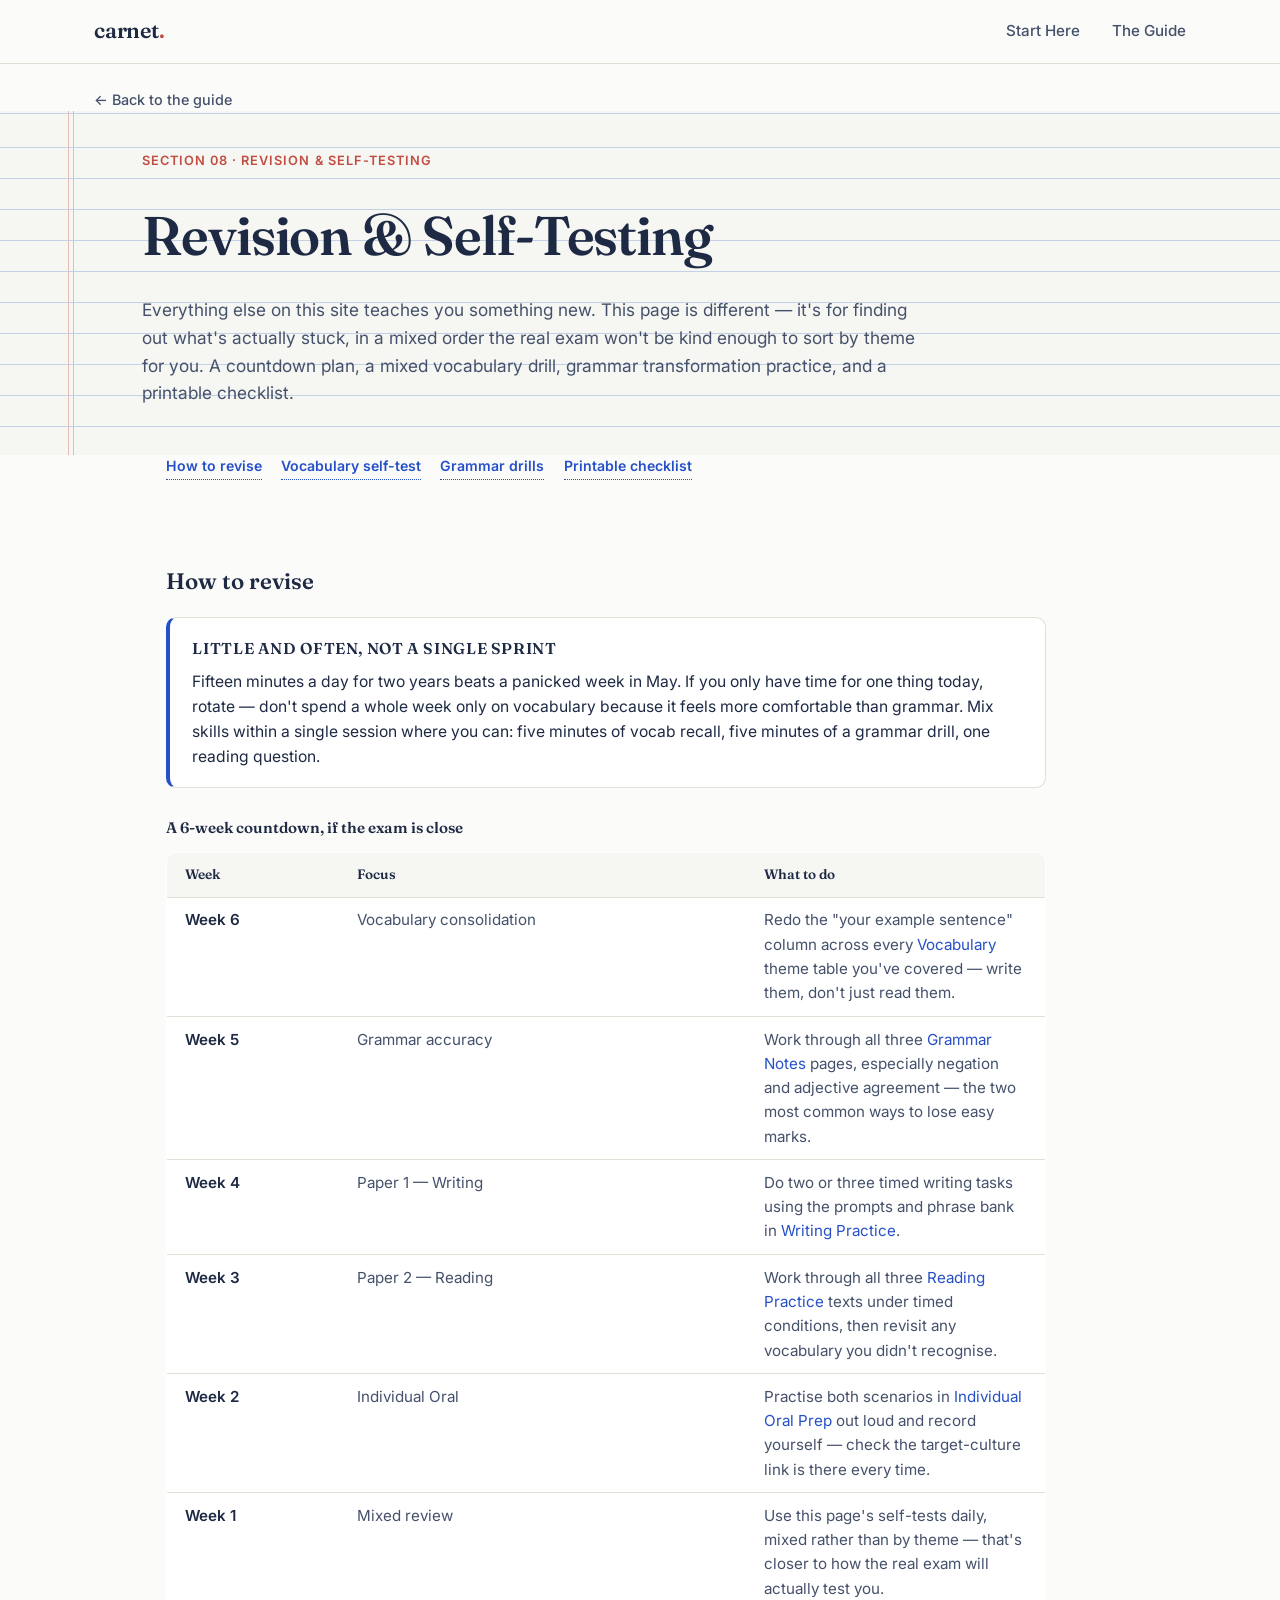
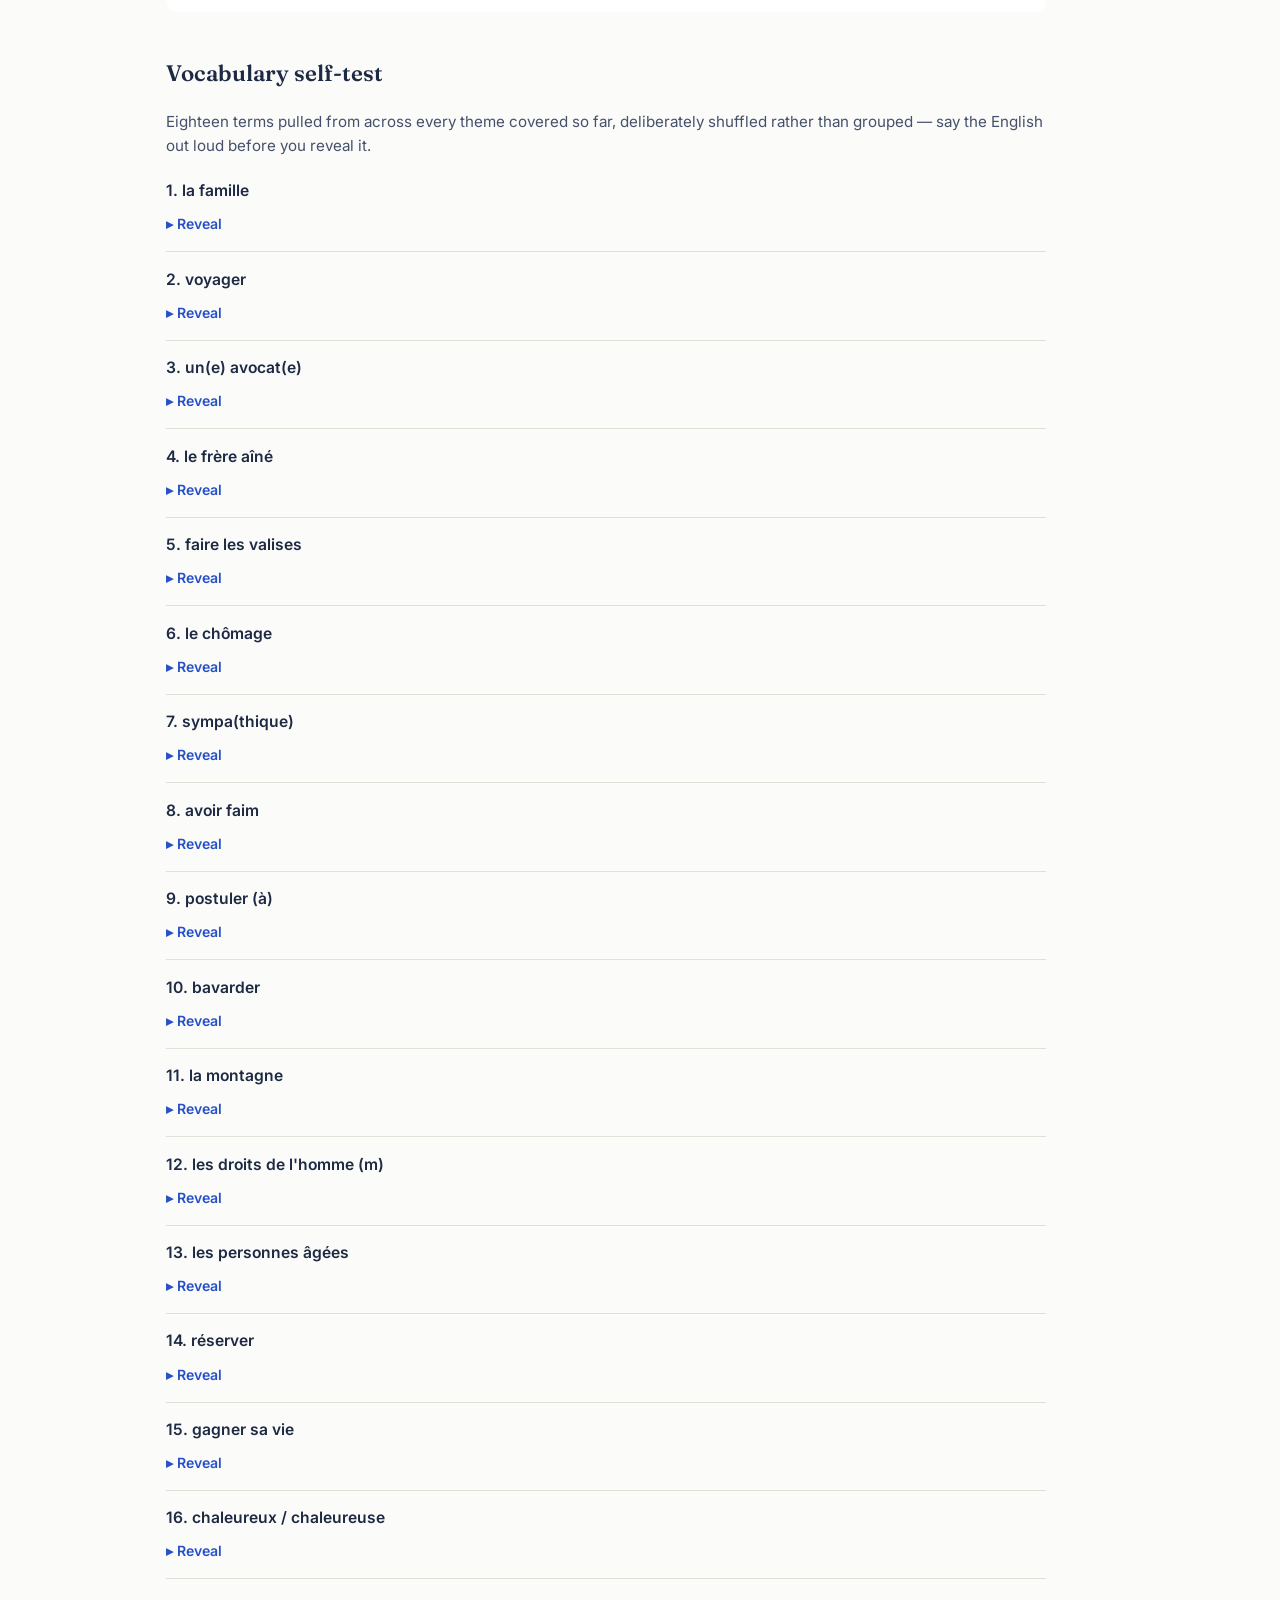
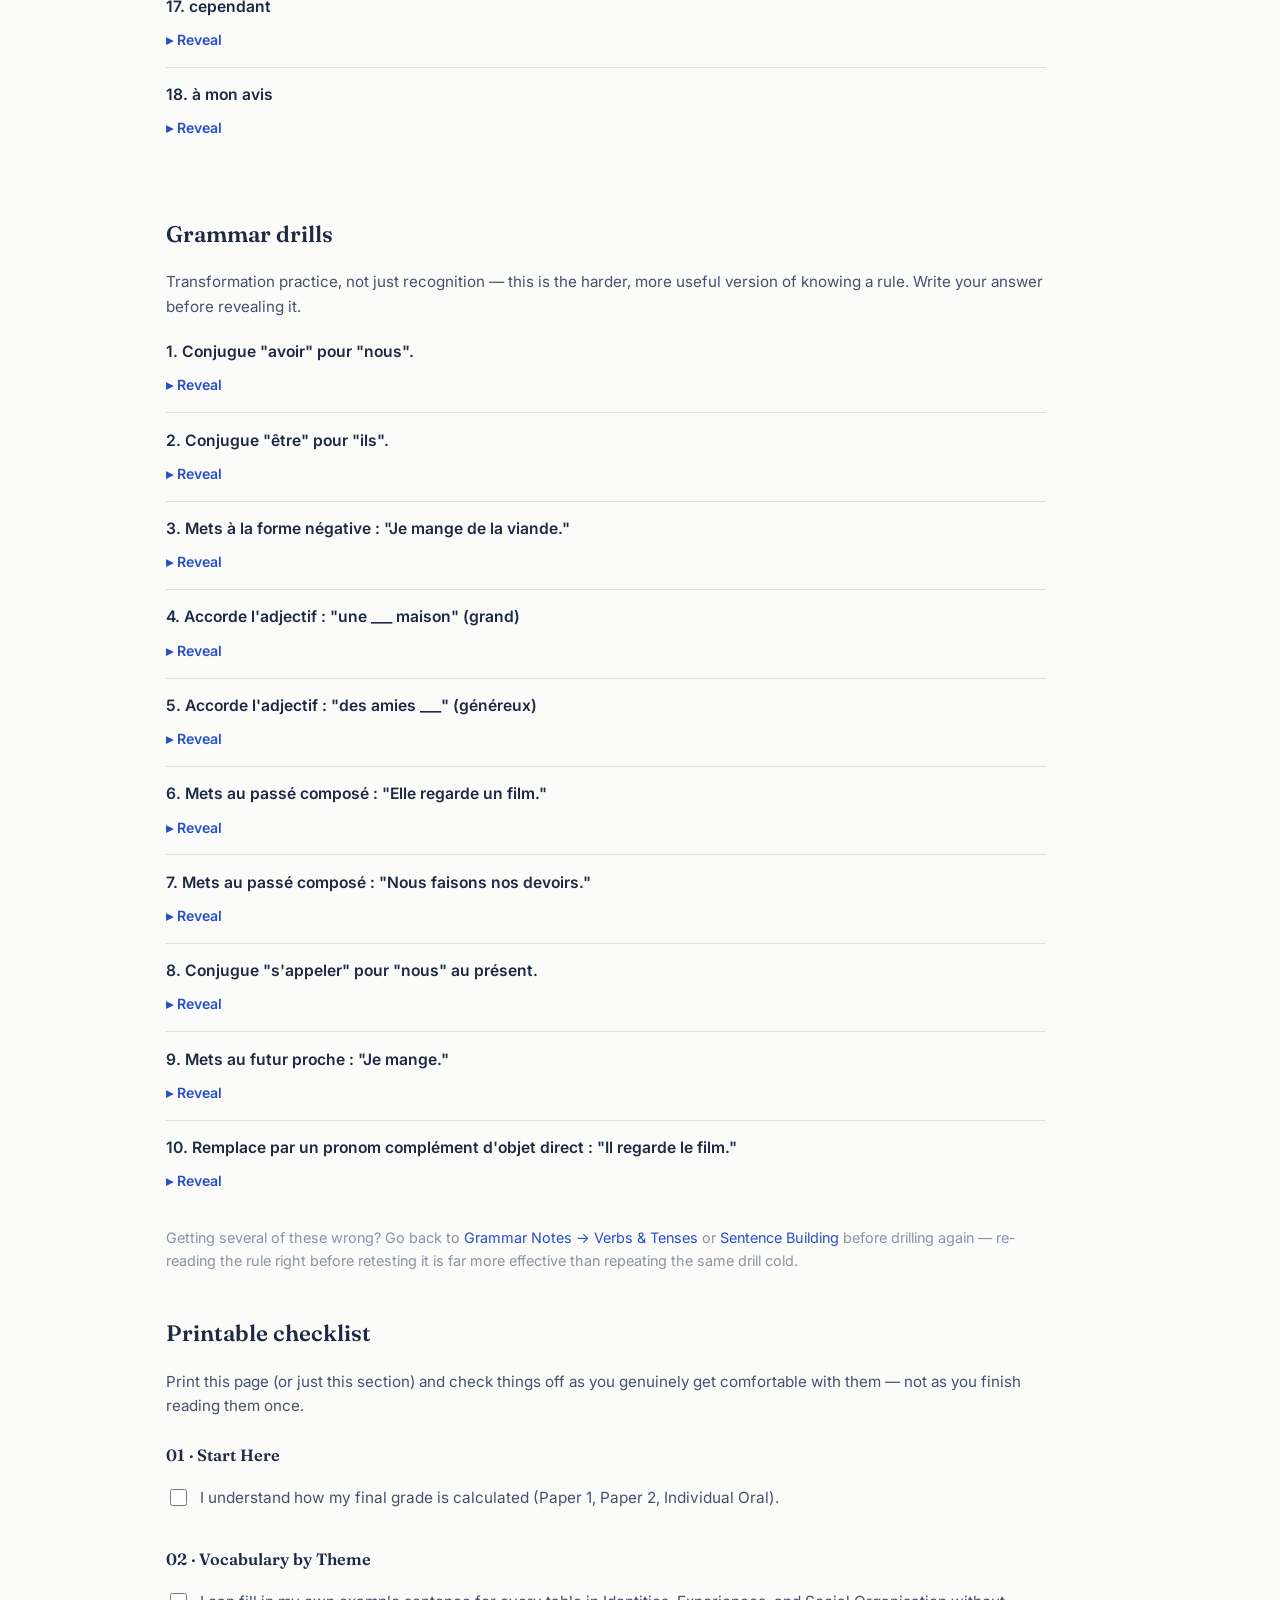
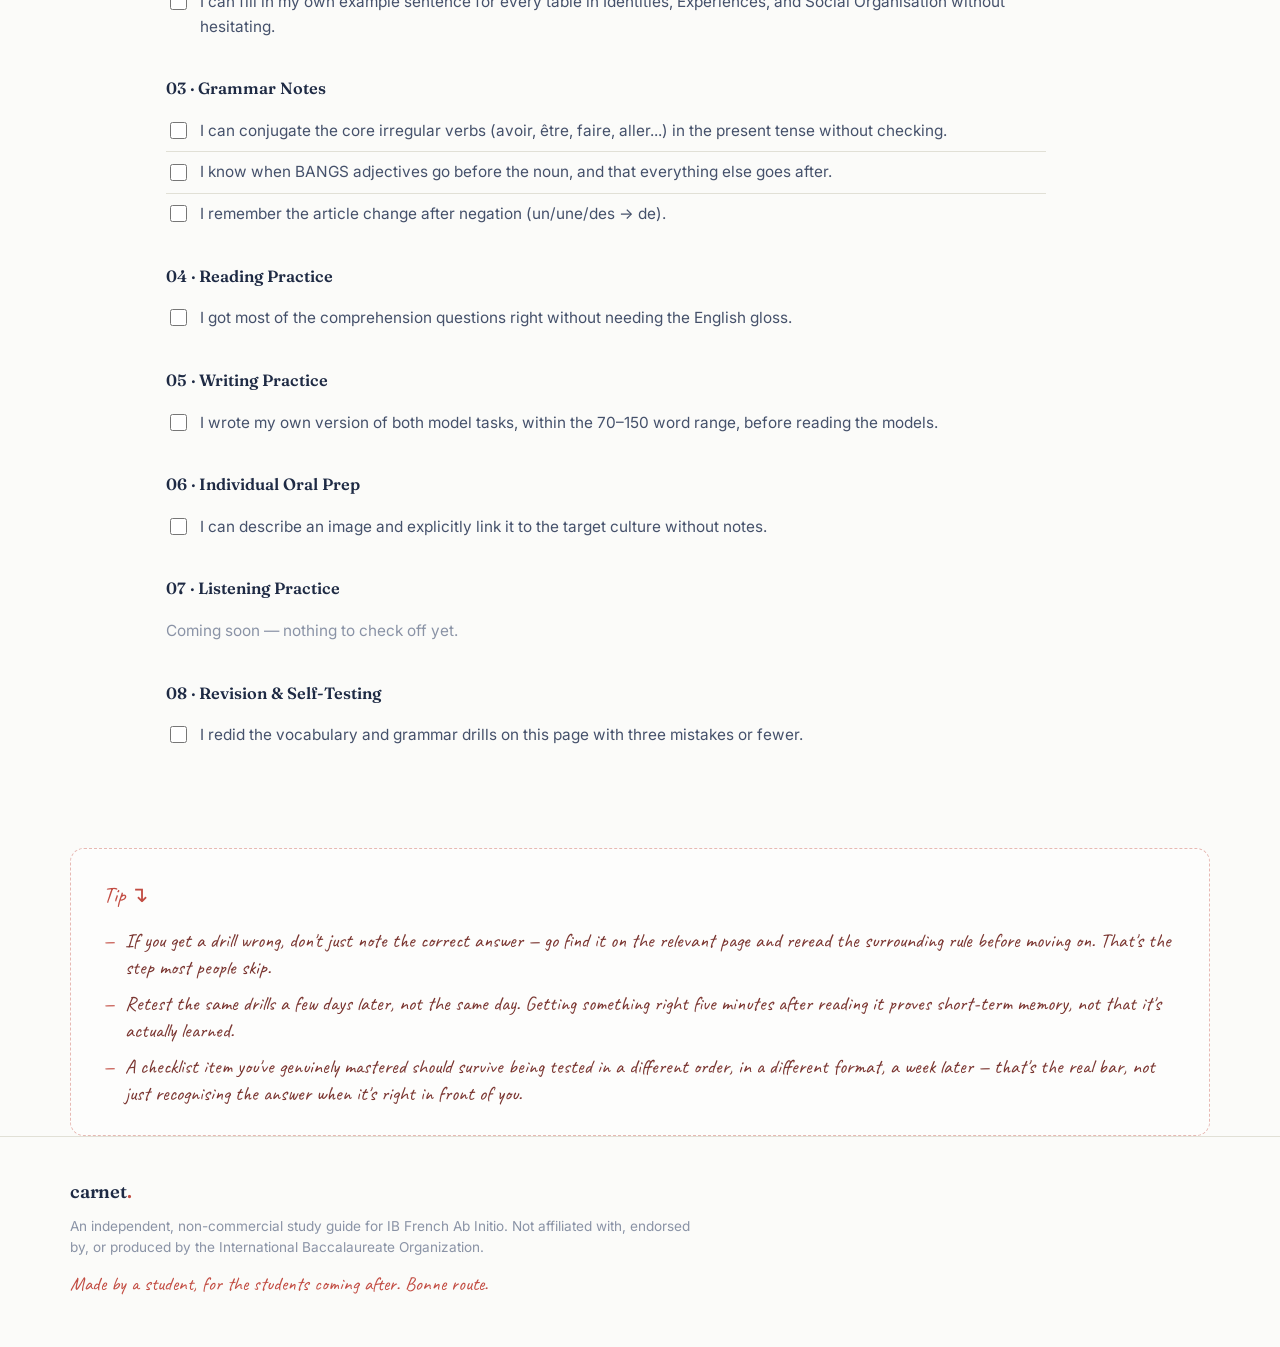
<file: revision-self-testing.html>
<!DOCTYPE html>
<html lang="en">
<head>
<meta charset="UTF-8">
<meta name="viewport" content="width=device-width, initial-scale=1.0">
<title>Revision &amp; Self-Testing — Carnet, IB French Ab Initio Guide</title>
<meta name="description" content="IB French Ab Initio revision: a 6-week countdown plan, a mixed vocabulary self-test, grammar transformation drills, and a printable section-by-section checklist.">

<link rel="preconnect" href="https://fonts.googleapis.com">
<link rel="preconnect" href="https://fonts.gstatic.com" crossorigin>
<link href="https://fonts.googleapis.com/css2?family=Fraunces:ital,opsz,wght@0,9..144,400;0,9..144,500;0,9..144,600;0,9..144,700;0,9..144,900;1,9..144,500;1,9..144,600&family=Inter:wght@400;500;600;700&family=Caveat:wght@600;700&display=swap" rel="stylesheet">

<style>
/* =========================================================
   Carnet — IB French Ab Initio study guide
   Design language: French school notebook (cahier Seyès
   ruling, red correction-pen ink, Bic-blue accent) rendered
   with editorial type. See design notes at bottom of file.
   ========================================================= */

:root {
  /* colour */
  --paper:        #F6F7F2;
  --paper-flat:   #FBFBF9;
  --card-bg:      #FFFFFF;
  --ink:          #1E2A44;
  --ink-soft:     #45516B;
  --muted:        #8A93A6;
  --rule-blue:    #C3D0E6;
  --rule-red:     #C24C42;
  --rule-red-soft:#E7B9B3;
  --accent-blue:  #2650C7;
  --line:         #E1E0D6;

  /* type */
  --font-display: "Fraunces", Georgia, serif;
  --font-body:    "Inter", -apple-system, BlinkMacSystemFont, "Segoe UI", sans-serif;
  --font-hand:    "Caveat", cursive;

  /* layout */
  --max-w: 1140px;
  --radius: 10px;
}

/* ---------- reset ---------- */
*, *::before, *::after { box-sizing: border-box; }
html { scroll-behavior: smooth; }
@media (prefers-reduced-motion: reduce) {
  html { scroll-behavior: auto; }
  *, *::before, *::after { animation-duration: 0.001ms !important; transition-duration: 0.001ms !important; }
}

body {
  margin: 0;
  background: var(--paper-flat);
  color: var(--ink-soft);
  font-family: var(--font-body);
  font-size: 16px;
  line-height: 1.6;
  -webkit-font-smoothing: antialiased;
}

h1, h2, h3 { font-family: var(--font-display); color: var(--ink); margin: 0; }
p { margin: 0; }
ul { margin: 0; padding: 0; list-style: none; }
a { color: inherit; text-decoration: none; }
img { max-width: 100%; display: block; }
em { color: var(--rule-red); font-style: italic; }

.sr-only {
  position: absolute; width: 1px; height: 1px;
  padding: 0; margin: -1px; overflow: hidden;
  clip: rect(0,0,0,0); white-space: nowrap; border: 0;
}

.skip-link {
  position: absolute; left: -999px; top: 0;
  background: var(--ink); color: var(--paper);
  padding: 0.75rem 1.25rem; z-index: 100;
  border-radius: 0 0 8px 0;
}
.skip-link:focus { left: 0; }

a:focus-visible,
button:focus-visible {
  outline: 2px solid var(--accent-blue);
  outline-offset: 3px;
  border-radius: 4px;
}

/* ---------- notebook ruling (signature element) ---------- */
.notebook-page {
  position: relative;
  background-color: var(--paper);
  background-image:
    repeating-linear-gradient(
      to bottom,
      transparent 0,
      transparent 30px,
      var(--rule-blue) 30px,
      var(--rule-blue) 31px
    ),
    linear-gradient(
      to right,
      transparent 0,
      transparent 68px,
      var(--rule-red-soft) 68px,
      var(--rule-red-soft) 69px,
      transparent 69px,
      transparent 73px,
      var(--rule-red-soft) 73px,
      var(--rule-red-soft) 74px,
      transparent 74px
    );
  background-position: 0 6px, 0 0;
}

@media (max-width: 640px) {
  .notebook-page { background-image:
    repeating-linear-gradient(
      to bottom, transparent 0, transparent 26px,
      var(--rule-blue) 26px, var(--rule-blue) 27px
    );
  }
}

/* ---------- top bar ---------- */
.topbar {
  position: sticky; top: 0; z-index: 50;
  background: rgba(251, 251, 249, 0.9);
  backdrop-filter: blur(6px);
  border-bottom: 1px solid var(--line);
}
.topbar__inner {
  max-width: var(--max-w);
  margin: 0 auto;
  padding: 0.9rem 1.5rem;
  display: flex;
  align-items: center;
  justify-content: space-between;
}

.wordmark {
  font-family: var(--font-display);
  font-weight: 600;
  font-size: 1.35rem;
  letter-spacing: -0.01em;
  color: var(--ink);
}
.wordmark .dot { color: var(--rule-red); }
.wordmark--small { font-size: 1.15rem; }

.topnav { display: flex; gap: 2rem; }
.topnav a {
  font-size: 0.95rem;
  font-weight: 500;
  color: var(--ink-soft);
  position: relative;
  padding-bottom: 2px;
}
.topnav a:hover { color: var(--accent-blue); }
.topnav a::after {
  content: "";
  position: absolute; left: 0; right: 0; bottom: -3px;
  height: 2px; background: var(--rule-red);
  transform: scaleX(0); transform-origin: left;
  transition: transform 0.2s ease;
}
.topnav a:hover::after { transform: scaleX(1); }

.nav-toggle {
  display: none;
  flex-direction: column;
  justify-content: center;
  gap: 5px;
  width: 36px; height: 36px;
  background: none; border: none; cursor: pointer;
}
.nav-toggle span {
  display: block; height: 2px; width: 100%;
  background: var(--ink);
}

@media (max-width: 720px) {
  .nav-toggle { display: flex; }
  .topnav {
    position: absolute; top: 100%; left: 0; right: 0;
    background: var(--paper-flat);
    flex-direction: column;
    gap: 0;
    border-bottom: 1px solid var(--line);
    max-height: 0;
    overflow: hidden;
    transition: max-height 0.25s ease;
  }
  .topnav.is-open { max-height: 200px; }
  .topnav a {
    padding: 1rem 1.5rem;
    border-top: 1px solid var(--line);
  }
  .topnav a::after { display: none; }
}

/* ---------- hero ---------- */
.hero {
  padding: 4.5rem 1.5rem 3.5rem;
}

.hero__row {
  max-width: var(--max-w);
  margin: 0 auto;
  gap: 3rem;
}

.hero__inner { padding-left: 4.5rem; }

.eyebrow {
  font-size: 0.8rem;
  font-weight: 600;
  letter-spacing: 0.08em;
  text-transform: uppercase;
  color: var(--rule-red);
  margin-bottom: 1.25rem;
}

.hero__title {
  font-size: clamp(2.75rem, 6vw, 4.75rem);
  font-weight: 600;
  line-height: 1.02;
  letter-spacing: -0.02em;
  margin-bottom: 1.5rem;
}

.hero__lede {
  max-width: 42em;
  font-size: 1.15rem;
  color: var(--ink-soft);
  margin-bottom: 2rem;
}

.hero__actions {
  display: flex;
  flex-wrap: wrap;
  gap: 1rem;
  margin-bottom: 1.1rem;
}

.btn {
  display: inline-flex;
  align-items: center;
  gap: 0.4rem;
  padding: 0.85rem 1.5rem;
  border-radius: 999px;
  font-weight: 600;
  font-size: 0.98rem;
  transition: transform 0.15s ease, box-shadow 0.15s ease, background 0.15s ease;
}
.btn--primary {
  background: var(--ink);
  color: var(--paper-flat);
}
.btn--primary:hover { background: var(--accent-blue); transform: translateY(-1px); }
.btn--ghost {
  border: 1.5px solid var(--ink);
  color: var(--ink);
}
.btn--ghost:hover { border-color: var(--accent-blue); color: var(--accent-blue); }

.hero__note {
  font-family: var(--font-hand);
  font-size: 1.25rem;
  color: var(--rule-red);
  transform: rotate(-1deg);
}

/* stat card, styled like a stamped index/exam card */
.statcard {
  background: var(--card-bg);
  border: 1px solid var(--line);
  border-radius: var(--radius);
  padding: 1.75rem 1.75rem 1.5rem;
  box-shadow: 0 18px 40px -24px rgba(30, 42, 68, 0.35);
  margin-left: 4.5rem;
  margin-right: 1.5rem;
  position: relative;
  transform: rotate(1.1deg);
}
.statcard::before {
  content: "";
  position: absolute; inset: 8px;
  border: 1px dashed var(--rule-blue);
  border-radius: 6px;
  pointer-events: none;
}
.statcard__title {
  font-family: var(--font-display);
  font-size: 1.05rem;
  font-weight: 600;
  color: var(--ink);
  margin-bottom: 1.1rem;
}
.statcard__list { display: flex; flex-direction: column; gap: 0.9rem; }
.statcard__list li {
  display: flex;
  align-items: baseline;
  gap: 0.9rem;
  padding-bottom: 0.9rem;
  border-bottom: 1px dotted var(--line);
}
.statcard__list li:last-child { border-bottom: none; padding-bottom: 0; }
.statcard__num {
  font-family: var(--font-display);
  font-weight: 700;
  font-size: 1.6rem;
  color: var(--accent-blue);
  min-width: 3.2rem;
}
.statcard__pct { font-size: 1rem; }
.statcard__label {
  font-size: 0.92rem;
  color: var(--ink-soft);
  line-height: 1.35;
}
.statcard__label small { color: var(--muted); }
.statcard__foot {
  margin-top: 1.1rem;
  padding-top: 1rem;
  border-top: 1px solid var(--line);
  font-size: 0.85rem;
  color: var(--muted);
  font-style: italic;
}

@media (min-width: 900px) {
  .hero__row { display: flex; align-items: flex-start; }
  .hero__inner { flex: 1.35; }
  .statcard { flex: 1; margin-top: 0.5rem; }
}
@media (max-width: 899px) {
  .hero__inner { padding-left: 2.25rem; }
  .statcard { margin-left: 2.25rem; margin-right: 0; margin-top: 2.5rem; transform: none; }
}
@media (max-width: 640px) {
  .hero__inner { padding-left: 1.25rem; }
  .statcard { margin-left: 1.25rem; margin-right: 1.25rem; }
}

/* ---------- section heading ---------- */
.section-heading {
  font-size: clamp(1.7rem, 3.2vw, 2.3rem);
  font-weight: 600;
  display: flex;
  align-items: baseline;
  gap: 0.85rem;
  margin-bottom: 0.5rem;
}
.section-heading__num {
  font-size: 1.1rem;
  color: var(--rule-red);
  font-weight: 700;
  letter-spacing: 0.04em;
}

/* ---------- start here ---------- */
.start-here {
  padding: 4rem 1.5rem 3rem;
}
.start-here > * { max-width: var(--max-w); margin-left: auto; margin-right: auto; }
.start-here .section-heading { padding-left: 4.5rem; }

.start-here__grid {
  display: grid;
  grid-template-columns: 1fr 1fr;
  gap: 2.5rem;
  padding-left: 4.5rem;
  padding-right: 1.5rem;
  margin-top: 2rem;
}
.start-here__block h3 {
  font-size: 1.25rem;
  font-weight: 600;
  margin-bottom: 0.85rem;
}
.start-here__block p { margin-bottom: 0.9rem; font-size: 0.98rem; }
.start-here__block p:last-child { margin-bottom: 0; }

.mini-stats { margin: 1.1rem 0; display: flex; flex-direction: column; gap: 0.7rem; }
.mini-stats li {
  font-size: 0.92rem;
  color: var(--ink-soft);
  padding-left: 1rem;
  border-left: 2px solid var(--rule-blue);
}
.mini-stats li strong {
  display: block;
  color: var(--ink);
  font-family: var(--font-display);
  font-size: 0.98rem;
  margin-bottom: 0.15rem;
}

@media (max-width: 899px) {
  .start-here .section-heading,
  .start-here__grid { padding-left: 2.25rem; }
  .start-here__grid { grid-template-columns: 1fr; gap: 2rem; }
}
@media (max-width: 640px) {
  .start-here .section-heading,
  .start-here__grid { padding-left: 1.25rem; padding-right: 1.25rem; }
}

/* marginalia — handwritten red-pen tips */
.marginalia {
  margin-top: 3rem;
  margin-left: 4.5rem;
  margin-right: 1.5rem;
  padding: 1.75rem 2rem;
  border: 1.5px dashed var(--rule-red-soft);
  border-radius: 14px;
  background: rgba(255,255,255,0.55);
}
.marginalia__title {
  font-family: var(--font-hand);
  font-size: 1.4rem;
  color: var(--rule-red);
  margin-bottom: 0.9rem;
}
.marginalia__list { display: flex; flex-direction: column; gap: 0.55rem; }
.marginalia__list li {
  font-family: var(--font-hand);
  font-size: 1.25rem;
  line-height: 1.35;
  color: #7a3530;
  position: relative;
  padding-left: 1.4rem;
}
.marginalia__list li::before {
  content: "—";
  position: absolute; left: 0;
  color: var(--rule-red);
}

@media (max-width: 899px) {
  .marginalia { margin-left: 2.25rem; }
}
@media (max-width: 640px) {
  .marginalia { margin-left: 1.25rem; margin-right: 1.25rem; padding: 1.4rem 1.5rem; }
  .marginalia__list li { font-size: 1.15rem; }
}

/* ---------- sections grid ---------- */
.sections {
  padding: 4.5rem 1.5rem 5rem;
  background: var(--paper-flat);
}
.sections__head,
.card-grid { max-width: var(--max-w); margin: 0 auto; }

.sections__intro {
  margin-top: 0.6rem;
  color: var(--muted);
  font-size: 1rem;
  max-width: 40em;
}

.card-grid {
  margin-top: 2.5rem;
  display: grid;
  grid-template-columns: repeat(2, 1fr);
  gap: 1.25rem;
}

.card {
  position: relative;
  background: var(--card-bg);
  border: 1px solid var(--line);
  border-radius: var(--radius);
  padding: 1.5rem 1.6rem 1.4rem;
  display: block;
  transition: transform 0.15s ease, box-shadow 0.15s ease, border-color 0.15s ease;
}
a.card { cursor: pointer; }
.card[aria-disabled="true"] { opacity: 0.62; }

a.card:hover {
  transform: translateY(-3px);
  border-color: var(--accent-blue);
  box-shadow: 0 18px 34px -24px rgba(30, 42, 68, 0.45);
}

.card__num {
  display: block;
  font-family: var(--font-display);
  font-weight: 700;
  font-size: 1.5rem;
  color: var(--rule-blue);
  margin-bottom: 0.6rem;
}
.card--live .card__num { color: var(--rule-red); }

.card__badge {
  position: absolute;
  top: 1.5rem; right: 1.5rem;
  font-size: 0.7rem;
  font-weight: 600;
  letter-spacing: 0.03em;
  text-transform: uppercase;
  color: var(--muted);
  border: 1px solid var(--line);
  border-radius: 999px;
  padding: 0.25rem 0.65rem;
}
.card__badge--live {
  color: #1F7A4D;
  border-color: #B9DFC7;
  background: #EEF8F1;
}

.card__title {
  font-size: 1.15rem;
  font-weight: 600;
  margin-bottom: 0.5rem;
  padding-right: 5.5rem;
}
.card__desc {
  font-size: 0.92rem;
  color: var(--ink-soft);
  line-height: 1.5;
}

@media (max-width: 720px) {
  .card-grid { grid-template-columns: 1fr; }
  .card__title { padding-right: 6rem; }
}

/* ---------- footer ---------- */
.footer {
  border-top: 1px solid var(--line);
  padding: 2.5rem 1.5rem 3rem;
  background: var(--paper-flat);
}
.footer__inner {
  max-width: var(--max-w);
  margin: 0 auto;
  display: flex;
  flex-direction: column;
  gap: 0.6rem;
}
.footer__text {
  font-size: 0.85rem;
  color: var(--muted);
  max-width: 46em;
}
.footer__signoff {
  font-family: var(--font-hand);
  font-size: 1.2rem;
  color: var(--rule-red);
}

/* ---------- sub-page breadcrumb ---------- */
.breadcrumb {
  display: block;
  max-width: var(--max-w);
  margin: 1.5rem auto 0;
  padding: 0 1.5rem;
  font-size: 0.9rem;
  font-weight: 500;
  color: var(--ink-soft);
}
.breadcrumb:hover { color: var(--accent-blue); }

/* ---------- sub-page hero (smaller version of homepage hero) ---------- */
.page-hero {
  padding: 2.5rem 1.5rem 3rem;
}
.page-hero__inner {
  max-width: var(--max-w);
  margin: 0 auto;
  padding-left: 4.5rem;
}
.page-hero__title {
  font-size: clamp(2.2rem, 4.5vw, 3.4rem);
  font-weight: 600;
  letter-spacing: -0.02em;
  margin-bottom: 1.1rem;
}
.page-hero__lede {
  max-width: 46em;
  font-size: 1.08rem;
  color: var(--ink-soft);
}
@media (max-width: 899px) {
  .page-hero__inner { padding-left: 2.25rem; }
}
@media (max-width: 640px) {
  .page-hero__inner { padding-left: 1.25rem; }
}

/* ---------- jump nav (in-page anchor links) ---------- */
.jump-nav {
  max-width: var(--max-w);
  margin: 0 auto;
  padding: 0 1.5rem 2.5rem 6rem;
  display: flex;
  flex-wrap: wrap;
  gap: 0.6rem 1.2rem;
}
.jump-nav a {
  font-size: 0.88rem;
  font-weight: 600;
  color: var(--accent-blue);
  border-bottom: 1px dotted var(--accent-blue);
  padding-bottom: 1px;
}
.jump-nav a:hover { color: var(--rule-red); border-color: var(--rule-red); }
@media (max-width: 899px) {
  .jump-nav { padding-left: 3.75rem; }
}
@media (max-width: 640px) {
  .jump-nav { padding-left: 1.75rem; }
}

/* ---------- theme topic blocks + vocab tables ---------- */
.topic {
  max-width: var(--max-w);
  margin: 0 auto;
  padding: 2.75rem 1.5rem 0 6rem;
  scroll-margin-top: 5.5rem;
}
.topic:last-of-type { padding-bottom: 3rem; }
@media (max-width: 899px) {
  .topic { padding-left: 3.75rem; }
}
@media (max-width: 640px) {
  .topic { padding-left: 1.75rem; padding-right: 1.25rem; }
}

.topic__title {
  font-size: 1.4rem;
  font-weight: 600;
  margin-bottom: 1.1rem;
  display: flex;
  align-items: baseline;
  gap: 0.6rem;
}
.topic__title span {
  font-family: var(--font-hand);
  font-size: 1.15rem;
  color: var(--rule-red);
}

.topic__sublabel {
  font-family: var(--font-display);
  font-weight: 600;
  font-size: 0.95rem;
  color: var(--ink);
  margin: 1.75rem 0 0.75rem;
}
.topic__sublabel:first-of-type { margin-top: 0; }

.table-scroll {
  max-width: 880px;
  overflow-x: auto;
  -webkit-overflow-scrolling: touch;
  border-radius: var(--radius);
}

.vocab-table {
  width: 100%;
  max-width: 880px;
  border-collapse: collapse;
  background: var(--card-bg);
  border: 1px solid var(--line);
  border-radius: var(--radius);
  overflow: hidden;
}.vocab-table th {
  text-align: left;
  font-family: var(--font-display);
  font-size: 0.85rem;
  font-weight: 600;
  color: var(--ink);
  background: var(--paper);
  padding: 0.7rem 1.1rem;
  border-bottom: 1px solid var(--line);
}
.vocab-table td {
  padding: 0.65rem 1.1rem;
  font-size: 0.95rem;
  color: var(--ink-soft);
  border-bottom: 1px solid var(--line);
  vertical-align: top;
}
.vocab-table tr:last-child td { border-bottom: none; }
.vocab-table td.fr { font-weight: 600; color: var(--ink); white-space: nowrap; }
.vocab-table th:nth-child(3), .vocab-table td:nth-child(3) { width: 34%; }
.vocab-table td.blank {
  position: relative;
}
.vocab-table td.blank::after {
  content: "";
  display: block;
  height: 1px;
  margin-top: 1.3rem;
  background-image: linear-gradient(to right, var(--rule-blue) 60%, transparent 0%);
  background-size: 8px 1px;
  background-repeat: repeat-x;
}

@media (max-width: 640px) {
  .vocab-table { font-size: 0.85rem; min-width: 560px; }
  .vocab-table th, .vocab-table td { padding: 0.55rem 0.7rem; }
  .table-scroll { border: 1px solid var(--line); }
  .table-scroll .vocab-table { border: none; border-radius: 0; }
}

/* ---------- grammar-page components ---------- */
.formula-box {
  max-width: 880px;
  background: var(--card-bg);
  border: 1px solid var(--line);
  border-left: 4px solid var(--accent-blue);
  border-radius: var(--radius);
  padding: 1.1rem 1.4rem;
  margin: 0.25rem 0 1.75rem;
}
.formula-box__label {
  font-family: var(--font-display);
  font-weight: 600;
  font-size: 0.85rem;
  text-transform: uppercase;
  letter-spacing: 0.04em;
  color: var(--accent-blue);
  margin-bottom: 0.5rem;
}
.formula-box p { font-size: 0.98rem; color: var(--ink); margin-bottom: 0.5rem; }
.formula-box p:last-child { margin-bottom: 0; }
.formula-box code {
  font-family: var(--font-body);
  background: var(--paper);
  padding: 0.1rem 0.45rem;
  border-radius: 4px;
  font-weight: 600;
  color: var(--ink);
}
.formula-box .eg { color: var(--ink-soft); font-size: 0.92rem; }
.formula-box .eg + .eg { margin-top: -0.3rem; }

/* ---------- reading-practice components ---------- */
.practice-text {
  max-width: 760px;
  background: var(--card-bg);
  border: 1px solid var(--line);
  border-radius: var(--radius);
  padding: 1.6rem 1.85rem;
  margin: 0 0 1.25rem;
  font-size: 1.02rem;
  line-height: 1.75;
  color: var(--ink);
}
.practice-text__title {
  font-family: var(--font-display);
  font-weight: 600;
  margin-bottom: 0.9rem;
  font-size: 1.2rem;
  color: var(--ink);
}
.practice-text__title small {
  display: block;
  font-family: var(--font-body);
  font-weight: 500;
  font-size: 0.8rem;
  text-transform: uppercase;
  letter-spacing: 0.04em;
  color: var(--rule-red);
  margin-bottom: 0.3rem;
}
.practice-text p { margin-bottom: 0.9rem; }
.practice-text p:last-child { margin-bottom: 0; }

.qa-list { max-width: 880px; margin: 0 0 2rem; }
.qa-item { border-bottom: 1px solid var(--line); padding: 0.9rem 0; }
.qa-item:first-child { padding-top: 0; }
.qa-item:last-child { border-bottom: none; padding-bottom: 0; }
.qa-item__q { font-weight: 600; color: var(--ink); margin-bottom: 0.2rem; font-size: 0.98rem; }
.qa-item__q-en { font-size: 0.85rem; color: var(--ink-soft); font-style: italic; margin-bottom: 0.5rem; }
.qa-item details { margin-top: 0.5rem; }
.qa-item summary {
  cursor: pointer;
  color: var(--accent-blue);
  font-weight: 600;
  font-size: 0.88rem;
  list-style: none;
  display: inline-block;
}
.qa-item summary::-webkit-details-marker { display: none; }
.qa-item summary::before { content: "▸ "; }
.qa-item details[open] summary::before { content: "▾ "; }
.qa-item .answer {
  margin-top: 0.6rem;
  padding: 0.75rem 1rem;
  background: var(--paper);
  border-radius: 8px;
  font-size: 0.94rem;
  color: var(--ink);
}

/* ---------- revision-page components ---------- */
.checklist-group { max-width: 880px; margin: 0 0 1.75rem; }
.checklist-group__title {
  font-family: var(--font-display);
  font-weight: 600;
  font-size: 1.02rem;
  color: var(--ink);
  margin-bottom: 0.6rem;
}
.checklist-group ul { list-style: none; padding: 0; margin: 0; }
.checklist-group li {
  display: flex;
  align-items: flex-start;
  gap: 0.65rem;
  padding: 0.5rem 0;
  border-bottom: 1px solid var(--line);
  font-size: 0.96rem;
}
.checklist-group li:last-child { border-bottom: none; }
.checklist-group input[type="checkbox"] {
  margin-top: 0.2rem;
  width: 17px;
  height: 17px;
  accent-color: var(--accent-blue);
  flex-shrink: 0;
}
.checklist-group li.disabled { color: var(--muted); }

@media print {
  .topbar, .jump-nav, .breadcrumb, .marginalia, footer, .page-hero__lede { display: none !important; }
  body { background: white; }
  .notebook-page { background-image: none !important; }
  a { color: inherit !important; text-decoration: none !important; }
  .topic { page-break-inside: avoid; }
  .card--live, .card { box-shadow: none !important; }
}

/* =========================================================
   Design notes (kept for future passes):
   Signature = cahier Seyès ruling (horizontal rule + double
   red margin) applied only to the "written" sections (hero,
   start-here), left plain for the sitemap/card grid — so the
   notebook motif reads as a place, not a texture slapped on
   everything. Handwriting face reserved strictly for the
   red-ink marginalia, never for real content, so it stays a
   garnish rather than a readability problem.
   ========================================================= */

</style>
</head>
<body>

<a class="skip-link" href="#main">Skip to content</a>

<header class="topbar">
  <div class="topbar__inner">
    <a href="index.html" class="wordmark">carnet<span class="dot">.</span></a>

    <button class="nav-toggle" id="navToggle" aria-expanded="false" aria-controls="topnav">
      <span></span><span></span><span></span>
      <span class="sr-only">Menu</span>
    </button>

    <nav class="topnav" id="topnav" aria-label="Primary">
      <a href="index.html#start-here">Start Here</a>
      <a href="index.html#sections">The Guide</a>
    </nav>
  </div>
</header>

<main id="main">

  <a class="breadcrumb" href="index.html#sections">← Back to the guide</a>

  <section class="page-hero notebook-page">
    <div class="page-hero__inner">
      <p class="eyebrow">Section 08 · Revision &amp; Self-Testing</p>
      <h1 class="page-hero__title">Revision &amp; Self-Testing</h1>
      <p class="page-hero__lede">Everything else on this site teaches you something new. This page is different — it's for finding out what's actually stuck, in a mixed order the real exam won't be kind enough to sort by theme for you. A countdown plan, a mixed vocabulary drill, grammar transformation practice, and a printable checklist.</p>
    </div>
  </section>

  <nav class="jump-nav" aria-label="Jump to topic">
    <a href="#plan">How to revise</a>
    <a href="#vocab-drill">Vocabulary self-test</a>
    <a href="#grammar-drill">Grammar drills</a>
    <a href="#checklist">Printable checklist</a>
  </nav>

  <section class="topic" id="plan">
    <h2 class="topic__title">How to revise</h2>

    <div class="formula-box">
      <p class="formula-box__label">Little and often, not a single sprint</p>
      <p>Fifteen minutes a day for two years beats a panicked week in May. If you only have time for one thing today, rotate — don't spend a whole week only on vocabulary because it feels more comfortable than grammar. Mix skills within a single session where you can: five minutes of vocab recall, five minutes of a grammar drill, one reading question.</p>
    </div>

    <p class="topic__sublabel">A 6-week countdown, if the exam is close</p>
    <div class="table-scroll">
    <table class="vocab-table">
      <thead><tr><th>Week</th><th>Focus</th><th>What to do</th></tr></thead>
      <tbody>
        <tr><td class="fr">Week 6</td><td>Vocabulary consolidation</td><td>Redo the "your example sentence" column across every <a href="vocabulary.html" style="color:var(--accent-blue);">Vocabulary</a> theme table you've covered — write them, don't just read them.</td></tr>
        <tr><td class="fr">Week 5</td><td>Grammar accuracy</td><td>Work through all three <a href="grammar.html" style="color:var(--accent-blue);">Grammar Notes</a> pages, especially negation and adjective agreement — the two most common ways to lose easy marks.</td></tr>
        <tr><td class="fr">Week 4</td><td>Paper 1 — Writing</td><td>Do two or three timed writing tasks using the prompts and phrase bank in <a href="writing-practice.html" style="color:var(--accent-blue);">Writing Practice</a>.</td></tr>
        <tr><td class="fr">Week 3</td><td>Paper 2 — Reading</td><td>Work through all three <a href="reading-practice.html" style="color:var(--accent-blue);">Reading Practice</a> texts under timed conditions, then revisit any vocabulary you didn't recognise.</td></tr>
        <tr><td class="fr">Week 2</td><td>Individual Oral</td><td>Practise both scenarios in <a href="individual-oral-prep.html" style="color:var(--accent-blue);">Individual Oral Prep</a> out loud and record yourself — check the target-culture link is there every time.</td></tr>
        <tr><td class="fr">Week 1</td><td>Mixed review</td><td>Use this page's self-tests daily, mixed rather than by theme — that's closer to how the real exam will actually test you.</td></tr>
      </tbody>
    </table>
    </div>
  </section>

  <section class="topic" id="vocab-drill">
    <h2 class="topic__title">Vocabulary self-test</h2>
    <p style="max-width:880px; margin-bottom:1.25rem; font-size:0.95rem; color:var(--ink-soft);">Eighteen terms pulled from across every theme covered so far, deliberately shuffled rather than grouped — say the English out loud before you reveal it.</p>

    <div class="qa-list">
      <div class="qa-item"><p class="qa-item__q">1. la famille</p><details><summary>Reveal</summary><p class="answer">family</p></details></div>
      <div class="qa-item"><p class="qa-item__q">2. voyager</p><details><summary>Reveal</summary><p class="answer">to travel</p></details></div>
      <div class="qa-item"><p class="qa-item__q">3. un(e) avocat(e)</p><details><summary>Reveal</summary><p class="answer">a lawyer</p></details></div>
      <div class="qa-item"><p class="qa-item__q">4. le frère aîné</p><details><summary>Reveal</summary><p class="answer">older brother</p></details></div>
      <div class="qa-item"><p class="qa-item__q">5. faire les valises</p><details><summary>Reveal</summary><p class="answer">to pack (suitcases)</p></details></div>
      <div class="qa-item"><p class="qa-item__q">6. le chômage</p><details><summary>Reveal</summary><p class="answer">unemployment</p></details></div>
      <div class="qa-item"><p class="qa-item__q">7. sympa(thique)</p><details><summary>Reveal</summary><p class="answer">nice / friendly</p></details></div>
      <div class="qa-item"><p class="qa-item__q">8. avoir faim</p><details><summary>Reveal</summary><p class="answer">to be hungry</p></details></div>
      <div class="qa-item"><p class="qa-item__q">9. postuler (à)</p><details><summary>Reveal</summary><p class="answer">to apply (for)</p></details></div>
      <div class="qa-item"><p class="qa-item__q">10. bavarder</p><details><summary>Reveal</summary><p class="answer">to chat</p></details></div>
      <div class="qa-item"><p class="qa-item__q">11. la montagne</p><details><summary>Reveal</summary><p class="answer">mountain</p></details></div>
      <div class="qa-item"><p class="qa-item__q">12. les droits de l'homme (m)</p><details><summary>Reveal</summary><p class="answer">human rights</p></details></div>
      <div class="qa-item"><p class="qa-item__q">13. les personnes âgées</p><details><summary>Reveal</summary><p class="answer">elderly people</p></details></div>
      <div class="qa-item"><p class="qa-item__q">14. réserver</p><details><summary>Reveal</summary><p class="answer">to book / reserve</p></details></div>
      <div class="qa-item"><p class="qa-item__q">15. gagner sa vie</p><details><summary>Reveal</summary><p class="answer">to earn a living</p></details></div>
      <div class="qa-item"><p class="qa-item__q">16. chaleureux / chaleureuse</p><details><summary>Reveal</summary><p class="answer">warm / welcoming</p></details></div>
      <div class="qa-item"><p class="qa-item__q">17. cependant</p><details><summary>Reveal</summary><p class="answer">however</p></details></div>
      <div class="qa-item"><p class="qa-item__q">18. à mon avis</p><details><summary>Reveal</summary><p class="answer">in my opinion</p></details></div>
    </div>
  </section>

  <section class="topic" id="grammar-drill">
    <h2 class="topic__title">Grammar drills</h2>
    <p style="max-width:880px; margin-bottom:1.25rem; font-size:0.95rem; color:var(--ink-soft);">Transformation practice, not just recognition — this is the harder, more useful version of knowing a rule. Write your answer before revealing it.</p>

    <div class="qa-list">
      <div class="qa-item">
        <p class="qa-item__q">1. Conjugue "avoir" pour "nous".</p>
        <details><summary>Reveal</summary><p class="answer">nous avons</p></details>
      </div>
      <div class="qa-item">
        <p class="qa-item__q">2. Conjugue "être" pour "ils".</p>
        <details><summary>Reveal</summary><p class="answer">ils sont</p></details>
      </div>
      <div class="qa-item">
        <p class="qa-item__q">3. Mets à la forme négative : "Je mange de la viande."</p>
        <details><summary>Reveal</summary><p class="answer">Je ne mange pas de viande.</p></details>
      </div>
      <div class="qa-item">
        <p class="qa-item__q">4. Accorde l'adjectif : "une ___ maison" (grand)</p>
        <details><summary>Reveal</summary><p class="answer">une grande maison</p></details>
      </div>
      <div class="qa-item">
        <p class="qa-item__q">5. Accorde l'adjectif : "des amies ___" (généreux)</p>
        <details><summary>Reveal</summary><p class="answer">des amies généreuses</p></details>
      </div>
      <div class="qa-item">
        <p class="qa-item__q">6. Mets au passé composé : "Elle regarde un film."</p>
        <details><summary>Reveal</summary><p class="answer">Elle a regardé un film.</p></details>
      </div>
      <div class="qa-item">
        <p class="qa-item__q">7. Mets au passé composé : "Nous faisons nos devoirs."</p>
        <details><summary>Reveal</summary><p class="answer">Nous avons fait nos devoirs.</p></details>
      </div>
      <div class="qa-item">
        <p class="qa-item__q">8. Conjugue "s'appeler" pour "nous" au présent.</p>
        <details><summary>Reveal</summary><p class="answer">nous nous appelons</p></details>
      </div>
      <div class="qa-item">
        <p class="qa-item__q">9. Mets au futur proche : "Je mange."</p>
        <details><summary>Reveal</summary><p class="answer">Je vais manger.</p></details>
      </div>
      <div class="qa-item">
        <p class="qa-item__q">10. Remplace par un pronom complément d'objet direct : "Il regarde le film."</p>
        <details><summary>Reveal</summary><p class="answer">Il le regarde.</p></details>
      </div>
    </div>

    <p style="max-width:880px; margin-top:0.5rem; font-size:0.9rem; color:var(--muted);">Getting several of these wrong? Go back to <a href="grammar-verbs.html" style="color:var(--accent-blue);">Grammar Notes → Verbs &amp; Tenses</a> or <a href="grammar-sentence-building.html" style="color:var(--accent-blue);">Sentence Building</a> before drilling again — re-reading the rule right before retesting it is far more effective than repeating the same drill cold.</p>
  </section>

  <section class="topic" id="checklist">
    <h2 class="topic__title">Printable checklist</h2>
    <p style="max-width:880px; margin-bottom:1.5rem; font-size:0.95rem; color:var(--ink-soft);">Print this page (or just this section) and check things off as you genuinely get comfortable with them — not as you finish reading them once.</p>

    <div class="checklist-group">
      <p class="checklist-group__title">01 · Start Here</p>
      <ul>
        <li><input type="checkbox" id="c1"><label for="c1">I understand how my final grade is calculated (Paper 1, Paper 2, Individual Oral).</label></li>
      </ul>
    </div>

    <div class="checklist-group">
      <p class="checklist-group__title">02 · Vocabulary by Theme</p>
      <ul>
        <li><input type="checkbox" id="c2"><label for="c2">I can fill in my own example sentence for every table in Identities, Experiences, and Social Organisation without hesitating.</label></li>
      </ul>
    </div>

    <div class="checklist-group">
      <p class="checklist-group__title">03 · Grammar Notes</p>
      <ul>
        <li><input type="checkbox" id="c3a"><label for="c3a">I can conjugate the core irregular verbs (avoir, être, faire, aller...) in the present tense without checking.</label></li>
        <li><input type="checkbox" id="c3b"><label for="c3b">I know when BANGS adjectives go before the noun, and that everything else goes after.</label></li>
        <li><input type="checkbox" id="c3c"><label for="c3c">I remember the article change after negation (un/une/des → de).</label></li>
      </ul>
    </div>

    <div class="checklist-group">
      <p class="checklist-group__title">04 · Reading Practice</p>
      <ul>
        <li><input type="checkbox" id="c4"><label for="c4">I got most of the comprehension questions right without needing the English gloss.</label></li>
      </ul>
    </div>

    <div class="checklist-group">
      <p class="checklist-group__title">05 · Writing Practice</p>
      <ul>
        <li><input type="checkbox" id="c5"><label for="c5">I wrote my own version of both model tasks, within the 70–150 word range, before reading the models.</label></li>
      </ul>
    </div>

    <div class="checklist-group">
      <p class="checklist-group__title">06 · Individual Oral Prep</p>
      <ul>
        <li><input type="checkbox" id="c6"><label for="c6">I can describe an image and explicitly link it to the target culture without notes.</label></li>
      </ul>
    </div>

    <div class="checklist-group">
      <p class="checklist-group__title">07 · Listening Practice</p>
      <ul>
        <li class="disabled">Coming soon — nothing to check off yet.</li>
      </ul>
    </div>

    <div class="checklist-group">
      <p class="checklist-group__title">08 · Revision &amp; Self-Testing</p>
      <ul>
        <li><input type="checkbox" id="c8"><label for="c8">I redid the vocabulary and grammar drills on this page with three mistakes or fewer.</label></li>
      </ul>
    </div>
  </section>

  <div class="marginalia" style="max-width: 1140px; margin-left: auto; margin-right: auto; margin-top: 1rem;" aria-label="Study tip">
    <p class="marginalia__title">Tip <span aria-hidden="true">↴</span></p>
    <ul class="marginalia__list">
      <li>If you get a drill wrong, don't just note the correct answer — go find it on the relevant page and reread the surrounding rule before moving on. That's the step most people skip.</li>
      <li>Retest the same drills a few days later, not the same day. Getting something right five minutes after reading it proves short-term memory, not that it's actually learned.</li>
      <li>A checklist item you've genuinely mastered should survive being tested in a different order, in a different format, a week later — that's the real bar, not just recognising the answer when it's right in front of you.</li>
    </ul>
  </div>

</main>

<footer class="footer">
  <div class="footer__inner">
    <a href="index.html" class="wordmark wordmark--small">carnet<span class="dot">.</span></a>
    <p class="footer__text">An independent, non-commercial study guide for IB French Ab Initio. Not affiliated with, endorsed by, or produced by the International Baccalaureate Organization.</p>
    <p class="footer__signoff">Made by a student, for the students coming after. Bonne route.</p>
  </div>
</footer>

<script>
(function () {
  const toggle = document.getElementById('navToggle');
  const nav = document.getElementById('topnav');
  if (!toggle || !nav) return;

  toggle.addEventListener('click', function () {
    const isOpen = nav.classList.toggle('is-open');
    toggle.setAttribute('aria-expanded', isOpen ? 'true' : 'false');
  });

  nav.querySelectorAll('a').forEach(function (link) {
    link.addEventListener('click', function () {
      nav.classList.remove('is-open');
      toggle.setAttribute('aria-expanded', 'false');
    });
  });
})();

</script>
</body>
</html>
</file>
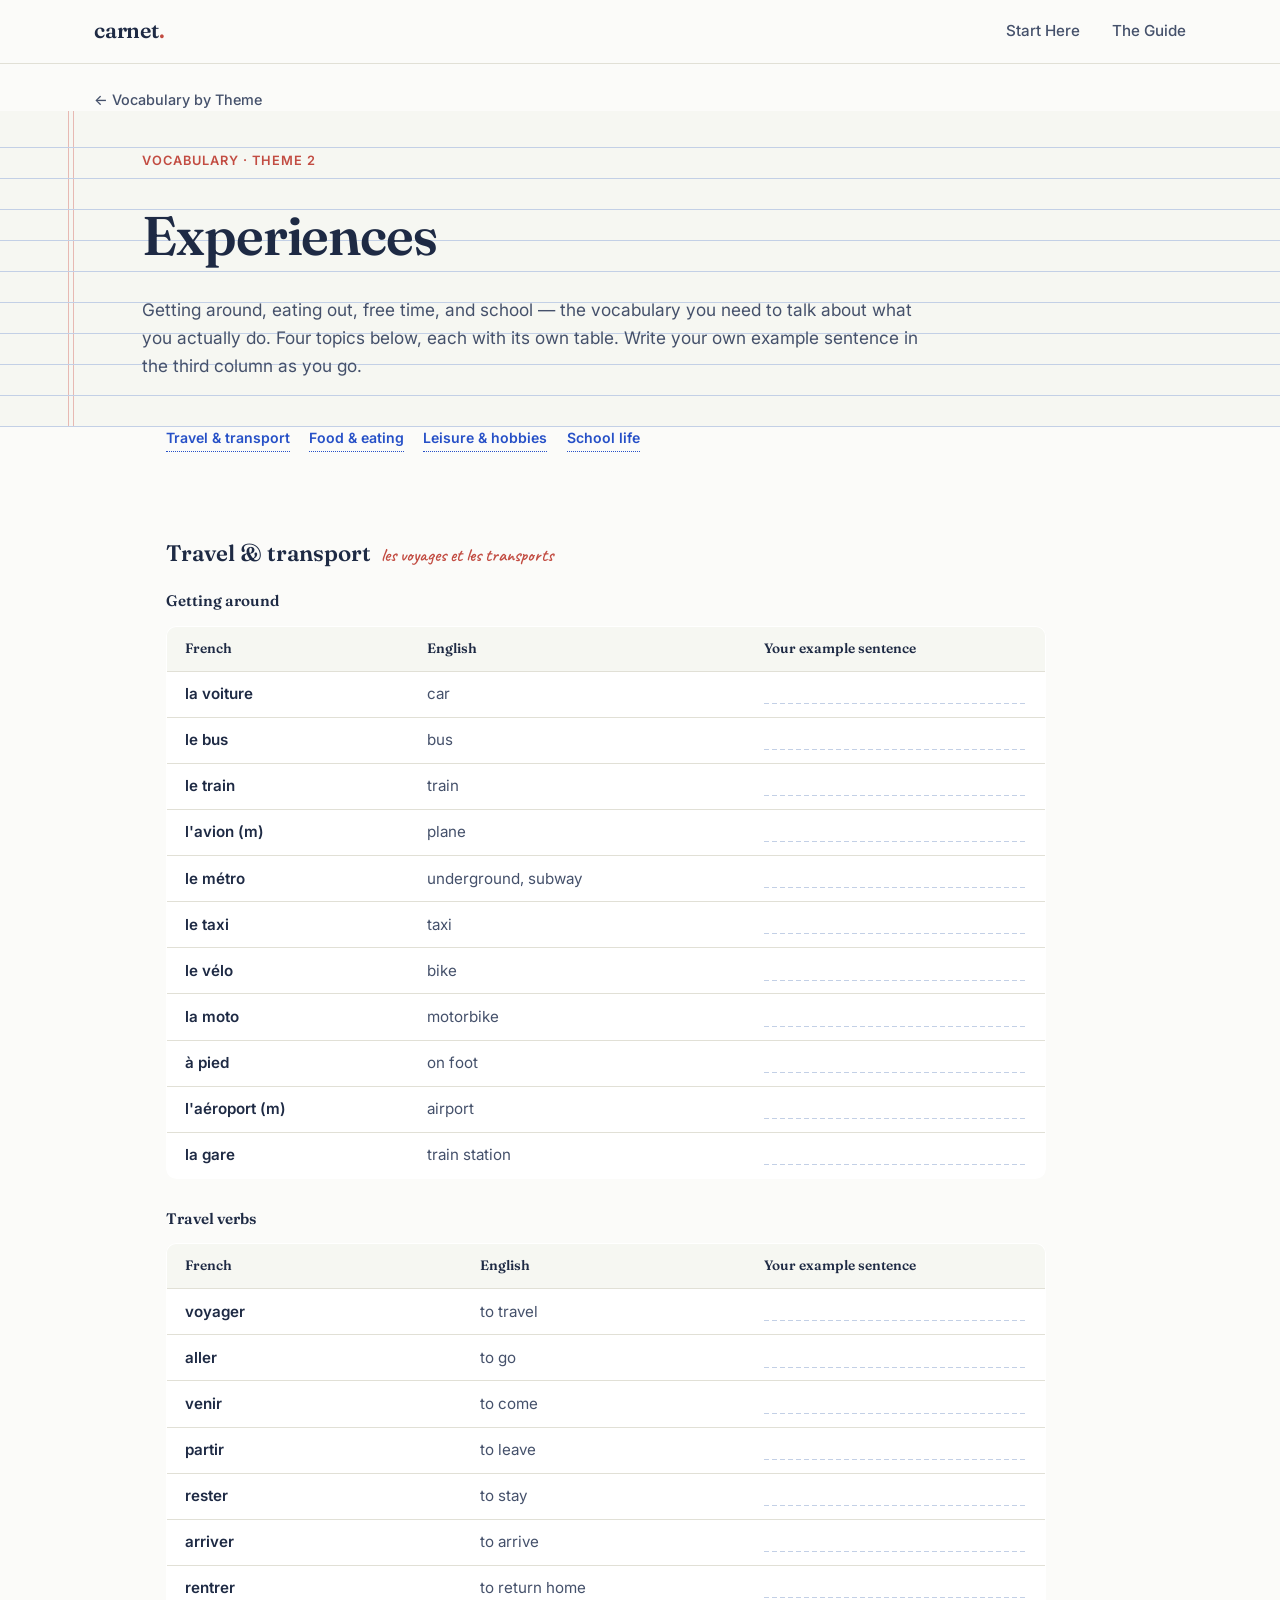
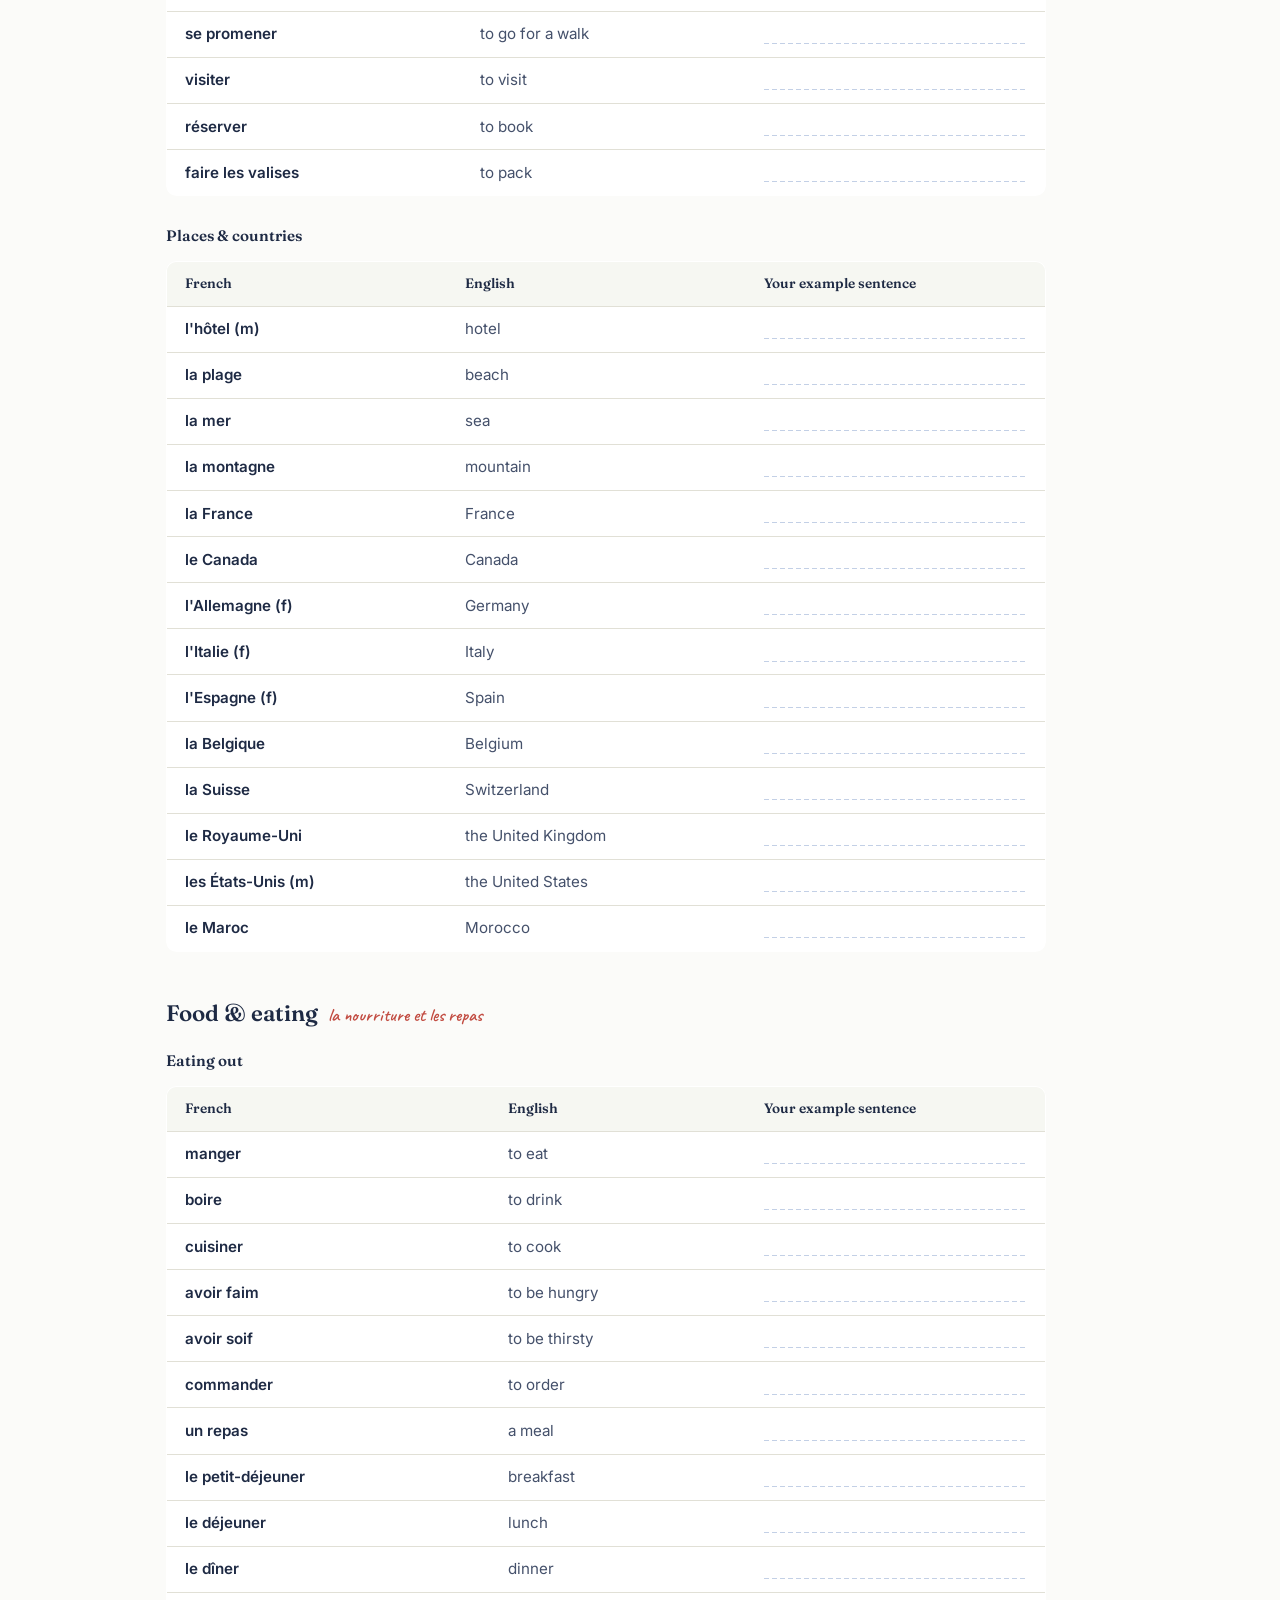
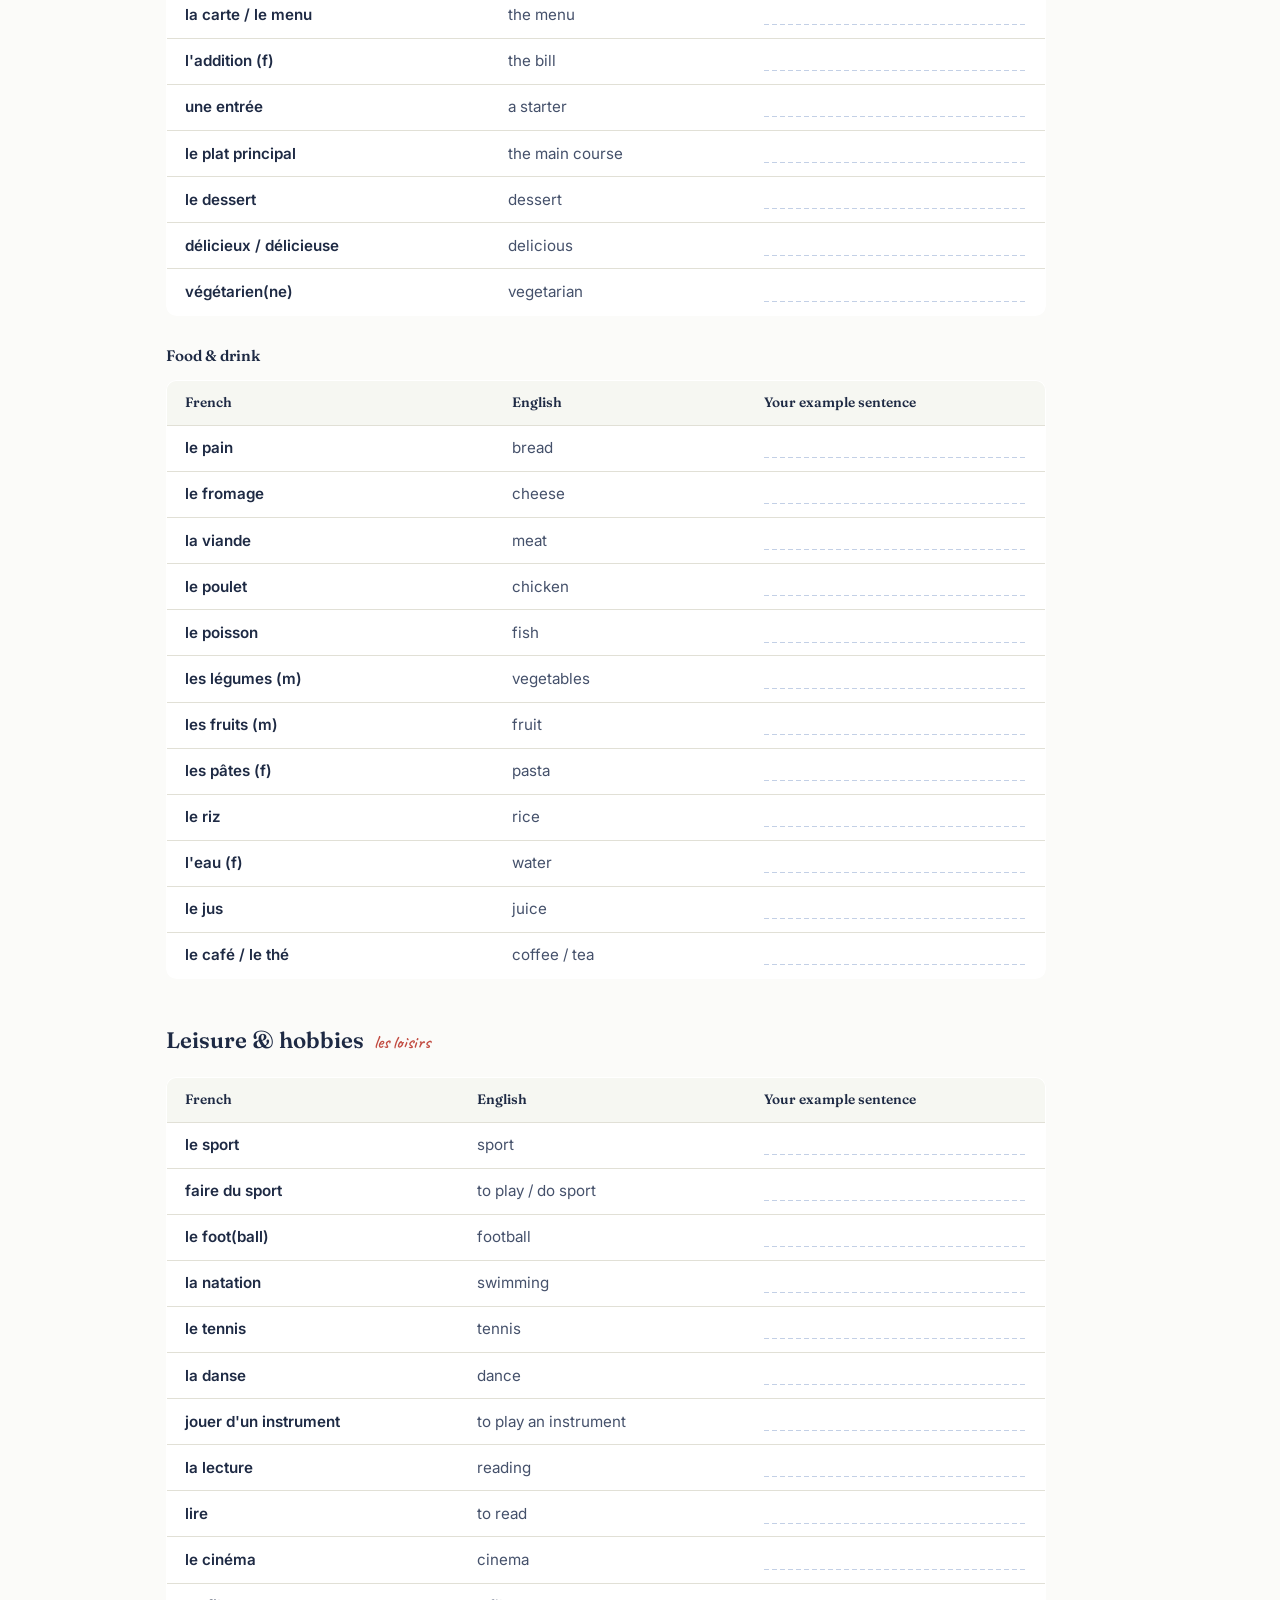
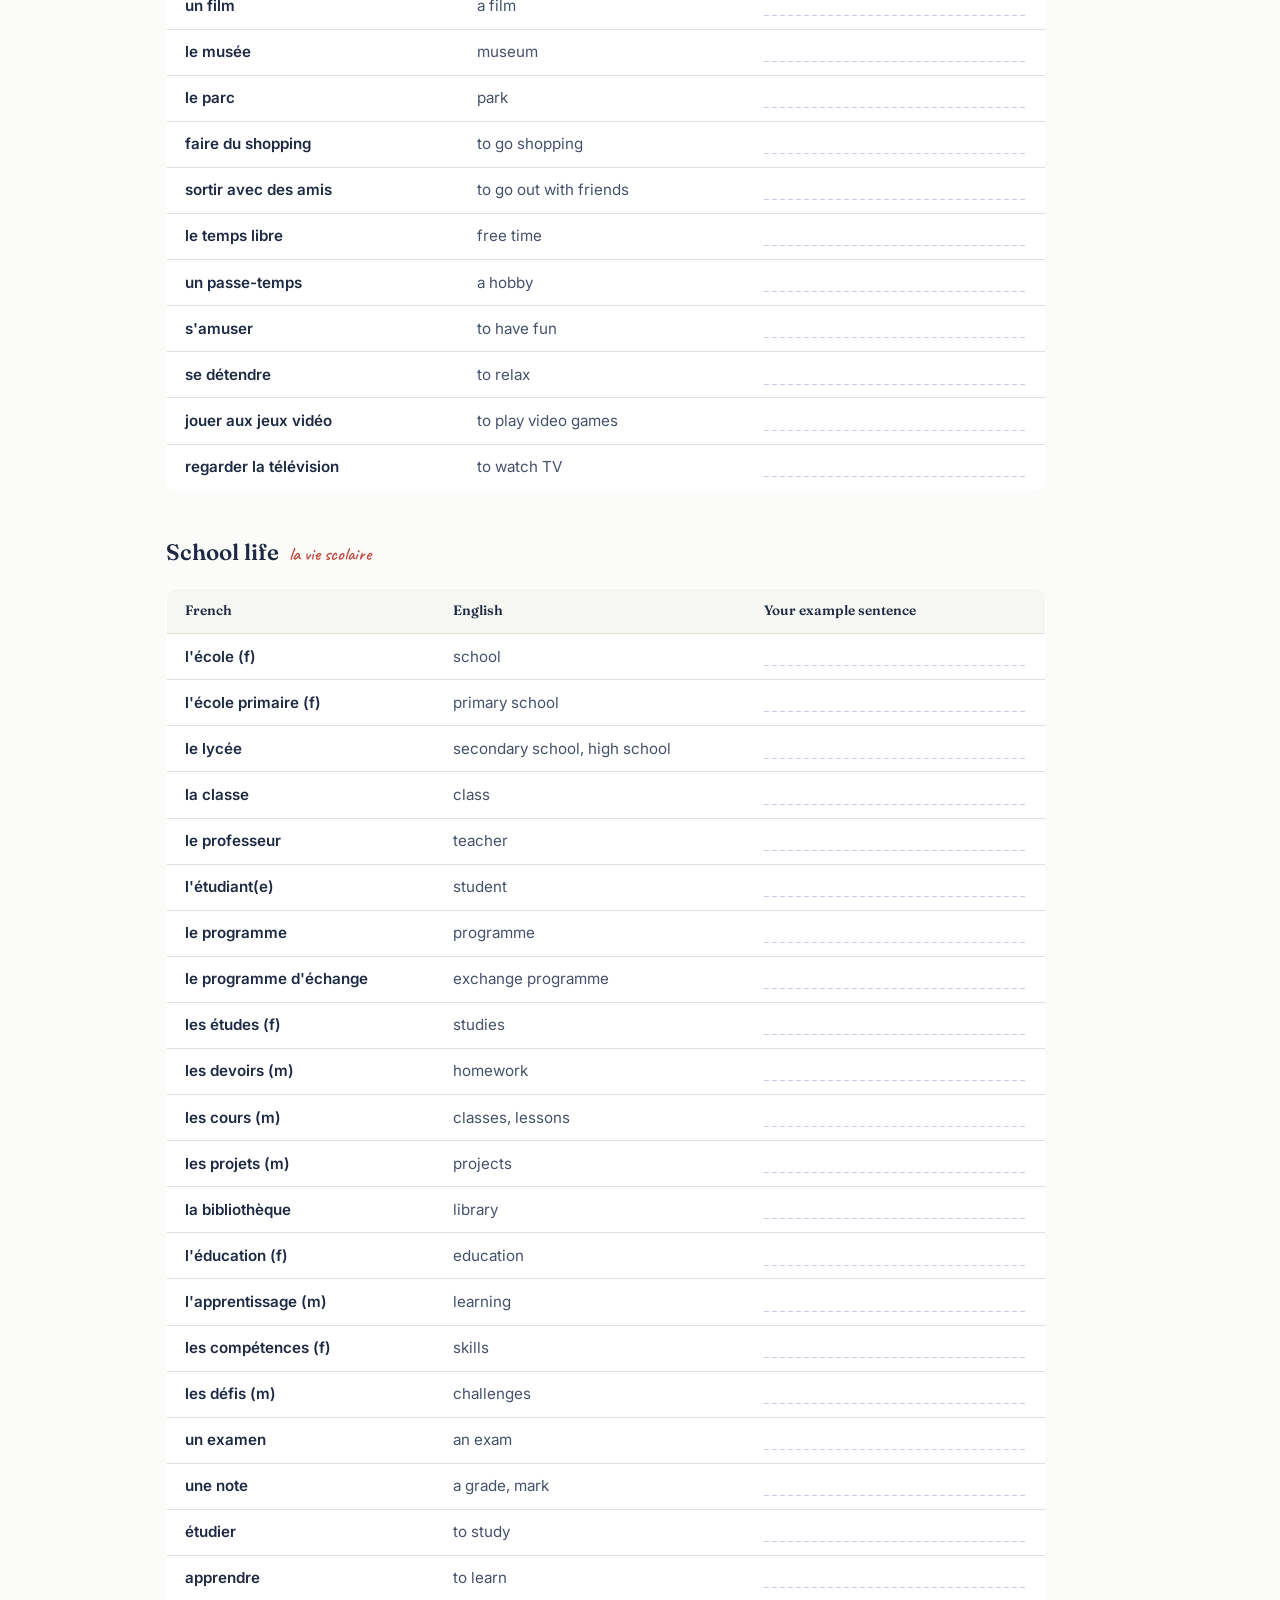
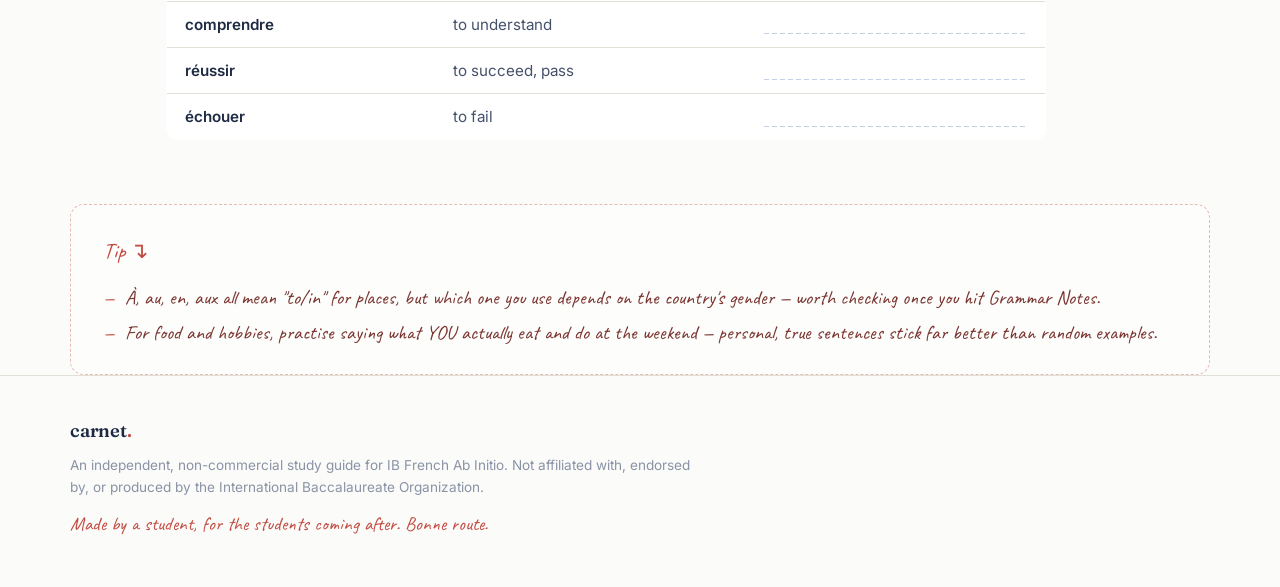
<file: vocabulary-experiences.html>
<!DOCTYPE html>
<html lang="en">
<head>
<meta charset="UTF-8">
<meta name="viewport" content="width=device-width, initial-scale=1.0">
<title>Experiences — Vocabulary | Carnet, IB French Ab Initio Guide</title>
<meta name="description" content="IB French Ab Initio vocabulary for the Experiences theme: travel and transport, food and eating, leisure and hobbies, and school life.">

<link rel="preconnect" href="https://fonts.googleapis.com">
<link rel="preconnect" href="https://fonts.gstatic.com" crossorigin>
<link href="https://fonts.googleapis.com/css2?family=Fraunces:ital,opsz,wght@0,9..144,400;0,9..144,500;0,9..144,600;0,9..144,700;0,9..144,900;1,9..144,500;1,9..144,600&family=Inter:wght@400;500;600;700&family=Caveat:wght@600;700&display=swap" rel="stylesheet">

<style>
/* =========================================================
   Carnet — IB French Ab Initio study guide
   Design language: French school notebook (cahier Seyès
   ruling, red correction-pen ink, Bic-blue accent) rendered
   with editorial type. See design notes at bottom of file.
   ========================================================= */

:root {
  /* colour */
  --paper:        #F6F7F2;
  --paper-flat:   #FBFBF9;
  --card-bg:      #FFFFFF;
  --ink:          #1E2A44;
  --ink-soft:     #45516B;
  --muted:        #8A93A6;
  --rule-blue:    #C3D0E6;
  --rule-red:     #C24C42;
  --rule-red-soft:#E7B9B3;
  --accent-blue:  #2650C7;
  --line:         #E1E0D6;

  /* type */
  --font-display: "Fraunces", Georgia, serif;
  --font-body:    "Inter", -apple-system, BlinkMacSystemFont, "Segoe UI", sans-serif;
  --font-hand:    "Caveat", cursive;

  /* layout */
  --max-w: 1140px;
  --radius: 10px;
}

/* ---------- reset ---------- */
*, *::before, *::after { box-sizing: border-box; }
html { scroll-behavior: smooth; }
@media (prefers-reduced-motion: reduce) {
  html { scroll-behavior: auto; }
  *, *::before, *::after { animation-duration: 0.001ms !important; transition-duration: 0.001ms !important; }
}

body {
  margin: 0;
  background: var(--paper-flat);
  color: var(--ink-soft);
  font-family: var(--font-body);
  font-size: 16px;
  line-height: 1.6;
  -webkit-font-smoothing: antialiased;
}

h1, h2, h3 { font-family: var(--font-display); color: var(--ink); margin: 0; }
p { margin: 0; }
ul { margin: 0; padding: 0; list-style: none; }
a { color: inherit; text-decoration: none; }
img { max-width: 100%; display: block; }
em { color: var(--rule-red); font-style: italic; }

.sr-only {
  position: absolute; width: 1px; height: 1px;
  padding: 0; margin: -1px; overflow: hidden;
  clip: rect(0,0,0,0); white-space: nowrap; border: 0;
}

.skip-link {
  position: absolute; left: -999px; top: 0;
  background: var(--ink); color: var(--paper);
  padding: 0.75rem 1.25rem; z-index: 100;
  border-radius: 0 0 8px 0;
}
.skip-link:focus { left: 0; }

a:focus-visible,
button:focus-visible {
  outline: 2px solid var(--accent-blue);
  outline-offset: 3px;
  border-radius: 4px;
}

/* ---------- notebook ruling (signature element) ---------- */
.notebook-page {
  position: relative;
  background-color: var(--paper);
  background-image:
    repeating-linear-gradient(
      to bottom,
      transparent 0,
      transparent 30px,
      var(--rule-blue) 30px,
      var(--rule-blue) 31px
    ),
    linear-gradient(
      to right,
      transparent 0,
      transparent 68px,
      var(--rule-red-soft) 68px,
      var(--rule-red-soft) 69px,
      transparent 69px,
      transparent 73px,
      var(--rule-red-soft) 73px,
      var(--rule-red-soft) 74px,
      transparent 74px
    );
  background-position: 0 6px, 0 0;
}

@media (max-width: 640px) {
  .notebook-page { background-image:
    repeating-linear-gradient(
      to bottom, transparent 0, transparent 26px,
      var(--rule-blue) 26px, var(--rule-blue) 27px
    );
  }
}

/* ---------- top bar ---------- */
.topbar {
  position: sticky; top: 0; z-index: 50;
  background: rgba(251, 251, 249, 0.9);
  backdrop-filter: blur(6px);
  border-bottom: 1px solid var(--line);
}
.topbar__inner {
  max-width: var(--max-w);
  margin: 0 auto;
  padding: 0.9rem 1.5rem;
  display: flex;
  align-items: center;
  justify-content: space-between;
}

.wordmark {
  font-family: var(--font-display);
  font-weight: 600;
  font-size: 1.35rem;
  letter-spacing: -0.01em;
  color: var(--ink);
}
.wordmark .dot { color: var(--rule-red); }
.wordmark--small { font-size: 1.15rem; }

.topnav { display: flex; gap: 2rem; }
.topnav a {
  font-size: 0.95rem;
  font-weight: 500;
  color: var(--ink-soft);
  position: relative;
  padding-bottom: 2px;
}
.topnav a:hover { color: var(--accent-blue); }
.topnav a::after {
  content: "";
  position: absolute; left: 0; right: 0; bottom: -3px;
  height: 2px; background: var(--rule-red);
  transform: scaleX(0); transform-origin: left;
  transition: transform 0.2s ease;
}
.topnav a:hover::after { transform: scaleX(1); }

.nav-toggle {
  display: none;
  flex-direction: column;
  justify-content: center;
  gap: 5px;
  width: 36px; height: 36px;
  background: none; border: none; cursor: pointer;
}
.nav-toggle span {
  display: block; height: 2px; width: 100%;
  background: var(--ink);
}

@media (max-width: 720px) {
  .nav-toggle { display: flex; }
  .topnav {
    position: absolute; top: 100%; left: 0; right: 0;
    background: var(--paper-flat);
    flex-direction: column;
    gap: 0;
    border-bottom: 1px solid var(--line);
    max-height: 0;
    overflow: hidden;
    transition: max-height 0.25s ease;
  }
  .topnav.is-open { max-height: 200px; }
  .topnav a {
    padding: 1rem 1.5rem;
    border-top: 1px solid var(--line);
  }
  .topnav a::after { display: none; }
}

/* ---------- hero ---------- */
.hero {
  padding: 4.5rem 1.5rem 3.5rem;
}

.hero__row {
  max-width: var(--max-w);
  margin: 0 auto;
  gap: 3rem;
}

.hero__inner { padding-left: 4.5rem; }

.eyebrow {
  font-size: 0.8rem;
  font-weight: 600;
  letter-spacing: 0.08em;
  text-transform: uppercase;
  color: var(--rule-red);
  margin-bottom: 1.25rem;
}

.hero__title {
  font-size: clamp(2.75rem, 6vw, 4.75rem);
  font-weight: 600;
  line-height: 1.02;
  letter-spacing: -0.02em;
  margin-bottom: 1.5rem;
}

.hero__lede {
  max-width: 42em;
  font-size: 1.15rem;
  color: var(--ink-soft);
  margin-bottom: 2rem;
}

.hero__actions {
  display: flex;
  flex-wrap: wrap;
  gap: 1rem;
  margin-bottom: 1.1rem;
}

.btn {
  display: inline-flex;
  align-items: center;
  gap: 0.4rem;
  padding: 0.85rem 1.5rem;
  border-radius: 999px;
  font-weight: 600;
  font-size: 0.98rem;
  transition: transform 0.15s ease, box-shadow 0.15s ease, background 0.15s ease;
}
.btn--primary {
  background: var(--ink);
  color: var(--paper-flat);
}
.btn--primary:hover { background: var(--accent-blue); transform: translateY(-1px); }
.btn--ghost {
  border: 1.5px solid var(--ink);
  color: var(--ink);
}
.btn--ghost:hover { border-color: var(--accent-blue); color: var(--accent-blue); }

.hero__note {
  font-family: var(--font-hand);
  font-size: 1.25rem;
  color: var(--rule-red);
  transform: rotate(-1deg);
}

/* stat card, styled like a stamped index/exam card */
.statcard {
  background: var(--card-bg);
  border: 1px solid var(--line);
  border-radius: var(--radius);
  padding: 1.75rem 1.75rem 1.5rem;
  box-shadow: 0 18px 40px -24px rgba(30, 42, 68, 0.35);
  margin-left: 4.5rem;
  margin-right: 1.5rem;
  position: relative;
  transform: rotate(1.1deg);
}
.statcard::before {
  content: "";
  position: absolute; inset: 8px;
  border: 1px dashed var(--rule-blue);
  border-radius: 6px;
  pointer-events: none;
}
.statcard__title {
  font-family: var(--font-display);
  font-size: 1.05rem;
  font-weight: 600;
  color: var(--ink);
  margin-bottom: 1.1rem;
}
.statcard__list { display: flex; flex-direction: column; gap: 0.9rem; }
.statcard__list li {
  display: flex;
  align-items: baseline;
  gap: 0.9rem;
  padding-bottom: 0.9rem;
  border-bottom: 1px dotted var(--line);
}
.statcard__list li:last-child { border-bottom: none; padding-bottom: 0; }
.statcard__num {
  font-family: var(--font-display);
  font-weight: 700;
  font-size: 1.6rem;
  color: var(--accent-blue);
  min-width: 3.2rem;
}
.statcard__pct { font-size: 1rem; }
.statcard__label {
  font-size: 0.92rem;
  color: var(--ink-soft);
  line-height: 1.35;
}
.statcard__label small { color: var(--muted); }
.statcard__foot {
  margin-top: 1.1rem;
  padding-top: 1rem;
  border-top: 1px solid var(--line);
  font-size: 0.85rem;
  color: var(--muted);
  font-style: italic;
}

@media (min-width: 900px) {
  .hero__row { display: flex; align-items: flex-start; }
  .hero__inner { flex: 1.35; }
  .statcard { flex: 1; margin-top: 0.5rem; }
}
@media (max-width: 899px) {
  .hero__inner { padding-left: 2.25rem; }
  .statcard { margin-left: 2.25rem; margin-right: 0; margin-top: 2.5rem; transform: none; }
}
@media (max-width: 640px) {
  .hero__inner { padding-left: 1.25rem; }
  .statcard { margin-left: 1.25rem; margin-right: 1.25rem; }
}

/* ---------- section heading ---------- */
.section-heading {
  font-size: clamp(1.7rem, 3.2vw, 2.3rem);
  font-weight: 600;
  display: flex;
  align-items: baseline;
  gap: 0.85rem;
  margin-bottom: 0.5rem;
}
.section-heading__num {
  font-size: 1.1rem;
  color: var(--rule-red);
  font-weight: 700;
  letter-spacing: 0.04em;
}

/* ---------- start here ---------- */
.start-here {
  padding: 4rem 1.5rem 3rem;
}
.start-here > * { max-width: var(--max-w); margin-left: auto; margin-right: auto; }
.start-here .section-heading { padding-left: 4.5rem; }

.start-here__grid {
  display: grid;
  grid-template-columns: 1fr 1fr;
  gap: 2.5rem;
  padding-left: 4.5rem;
  padding-right: 1.5rem;
  margin-top: 2rem;
}
.start-here__block h3 {
  font-size: 1.25rem;
  font-weight: 600;
  margin-bottom: 0.85rem;
}
.start-here__block p { margin-bottom: 0.9rem; font-size: 0.98rem; }
.start-here__block p:last-child { margin-bottom: 0; }

.mini-stats { margin: 1.1rem 0; display: flex; flex-direction: column; gap: 0.7rem; }
.mini-stats li {
  font-size: 0.92rem;
  color: var(--ink-soft);
  padding-left: 1rem;
  border-left: 2px solid var(--rule-blue);
}
.mini-stats li strong {
  display: block;
  color: var(--ink);
  font-family: var(--font-display);
  font-size: 0.98rem;
  margin-bottom: 0.15rem;
}

@media (max-width: 899px) {
  .start-here .section-heading,
  .start-here__grid { padding-left: 2.25rem; }
  .start-here__grid { grid-template-columns: 1fr; gap: 2rem; }
}
@media (max-width: 640px) {
  .start-here .section-heading,
  .start-here__grid { padding-left: 1.25rem; padding-right: 1.25rem; }
}

/* marginalia — handwritten red-pen tips */
.marginalia {
  margin-top: 3rem;
  margin-left: 4.5rem;
  margin-right: 1.5rem;
  padding: 1.75rem 2rem;
  border: 1.5px dashed var(--rule-red-soft);
  border-radius: 14px;
  background: rgba(255,255,255,0.55);
}
.marginalia__title {
  font-family: var(--font-hand);
  font-size: 1.4rem;
  color: var(--rule-red);
  margin-bottom: 0.9rem;
}
.marginalia__list { display: flex; flex-direction: column; gap: 0.55rem; }
.marginalia__list li {
  font-family: var(--font-hand);
  font-size: 1.25rem;
  line-height: 1.35;
  color: #7a3530;
  position: relative;
  padding-left: 1.4rem;
}
.marginalia__list li::before {
  content: "—";
  position: absolute; left: 0;
  color: var(--rule-red);
}

@media (max-width: 899px) {
  .marginalia { margin-left: 2.25rem; }
}
@media (max-width: 640px) {
  .marginalia { margin-left: 1.25rem; margin-right: 1.25rem; padding: 1.4rem 1.5rem; }
  .marginalia__list li { font-size: 1.15rem; }
}

/* ---------- sections grid ---------- */
.sections {
  padding: 4.5rem 1.5rem 5rem;
  background: var(--paper-flat);
}
.sections__head,
.card-grid { max-width: var(--max-w); margin: 0 auto; }

.sections__intro {
  margin-top: 0.6rem;
  color: var(--muted);
  font-size: 1rem;
  max-width: 40em;
}

.card-grid {
  margin-top: 2.5rem;
  display: grid;
  grid-template-columns: repeat(2, 1fr);
  gap: 1.25rem;
}

.card {
  position: relative;
  background: var(--card-bg);
  border: 1px solid var(--line);
  border-radius: var(--radius);
  padding: 1.5rem 1.6rem 1.4rem;
  display: block;
  transition: transform 0.15s ease, box-shadow 0.15s ease, border-color 0.15s ease;
}
a.card { cursor: pointer; }
.card[aria-disabled="true"] { opacity: 0.62; }

a.card:hover {
  transform: translateY(-3px);
  border-color: var(--accent-blue);
  box-shadow: 0 18px 34px -24px rgba(30, 42, 68, 0.45);
}

.card__num {
  display: block;
  font-family: var(--font-display);
  font-weight: 700;
  font-size: 1.5rem;
  color: var(--rule-blue);
  margin-bottom: 0.6rem;
}
.card--live .card__num { color: var(--rule-red); }

.card__badge {
  position: absolute;
  top: 1.5rem; right: 1.5rem;
  font-size: 0.7rem;
  font-weight: 600;
  letter-spacing: 0.03em;
  text-transform: uppercase;
  color: var(--muted);
  border: 1px solid var(--line);
  border-radius: 999px;
  padding: 0.25rem 0.65rem;
}
.card__badge--live {
  color: #1F7A4D;
  border-color: #B9DFC7;
  background: #EEF8F1;
}

.card__title {
  font-size: 1.15rem;
  font-weight: 600;
  margin-bottom: 0.5rem;
  padding-right: 5.5rem;
}
.card__desc {
  font-size: 0.92rem;
  color: var(--ink-soft);
  line-height: 1.5;
}

@media (max-width: 720px) {
  .card-grid { grid-template-columns: 1fr; }
  .card__title { padding-right: 6rem; }
}

/* ---------- footer ---------- */
.footer {
  border-top: 1px solid var(--line);
  padding: 2.5rem 1.5rem 3rem;
  background: var(--paper-flat);
}
.footer__inner {
  max-width: var(--max-w);
  margin: 0 auto;
  display: flex;
  flex-direction: column;
  gap: 0.6rem;
}
.footer__text {
  font-size: 0.85rem;
  color: var(--muted);
  max-width: 46em;
}
.footer__signoff {
  font-family: var(--font-hand);
  font-size: 1.2rem;
  color: var(--rule-red);
}

/* ---------- sub-page breadcrumb ---------- */
.breadcrumb {
  display: block;
  max-width: var(--max-w);
  margin: 1.5rem auto 0;
  padding: 0 1.5rem;
  font-size: 0.9rem;
  font-weight: 500;
  color: var(--ink-soft);
}
.breadcrumb:hover { color: var(--accent-blue); }

/* ---------- sub-page hero (smaller version of homepage hero) ---------- */
.page-hero {
  padding: 2.5rem 1.5rem 3rem;
}
.page-hero__inner {
  max-width: var(--max-w);
  margin: 0 auto;
  padding-left: 4.5rem;
}
.page-hero__title {
  font-size: clamp(2.2rem, 4.5vw, 3.4rem);
  font-weight: 600;
  letter-spacing: -0.02em;
  margin-bottom: 1.1rem;
}
.page-hero__lede {
  max-width: 46em;
  font-size: 1.08rem;
  color: var(--ink-soft);
}
@media (max-width: 899px) {
  .page-hero__inner { padding-left: 2.25rem; }
}
@media (max-width: 640px) {
  .page-hero__inner { padding-left: 1.25rem; }
}

/* ---------- jump nav (in-page anchor links) ---------- */
.jump-nav {
  max-width: var(--max-w);
  margin: 0 auto;
  padding: 0 1.5rem 2.5rem 6rem;
  display: flex;
  flex-wrap: wrap;
  gap: 0.6rem 1.2rem;
}
.jump-nav a {
  font-size: 0.88rem;
  font-weight: 600;
  color: var(--accent-blue);
  border-bottom: 1px dotted var(--accent-blue);
  padding-bottom: 1px;
}
.jump-nav a:hover { color: var(--rule-red); border-color: var(--rule-red); }
@media (max-width: 899px) {
  .jump-nav { padding-left: 3.75rem; }
}
@media (max-width: 640px) {
  .jump-nav { padding-left: 1.75rem; }
}

/* ---------- theme topic blocks + vocab tables ---------- */
.topic {
  max-width: var(--max-w);
  margin: 0 auto;
  padding: 2.75rem 1.5rem 0 6rem;
  scroll-margin-top: 5.5rem;
}
.topic:last-of-type { padding-bottom: 3rem; }
@media (max-width: 899px) {
  .topic { padding-left: 3.75rem; }
}
@media (max-width: 640px) {
  .topic { padding-left: 1.75rem; padding-right: 1.25rem; }
}

.topic__title {
  font-size: 1.4rem;
  font-weight: 600;
  margin-bottom: 1.1rem;
  display: flex;
  align-items: baseline;
  gap: 0.6rem;
}
.topic__title span {
  font-family: var(--font-hand);
  font-size: 1.15rem;
  color: var(--rule-red);
}

.topic__sublabel {
  font-family: var(--font-display);
  font-weight: 600;
  font-size: 0.95rem;
  color: var(--ink);
  margin: 1.75rem 0 0.75rem;
}
.topic__sublabel:first-of-type { margin-top: 0; }

.table-scroll {
  max-width: 880px;
  overflow-x: auto;
  -webkit-overflow-scrolling: touch;
  border-radius: var(--radius);
}

.vocab-table {
  width: 100%;
  max-width: 880px;
  border-collapse: collapse;
  background: var(--card-bg);
  border: 1px solid var(--line);
  border-radius: var(--radius);
  overflow: hidden;
}.vocab-table th {
  text-align: left;
  font-family: var(--font-display);
  font-size: 0.85rem;
  font-weight: 600;
  color: var(--ink);
  background: var(--paper);
  padding: 0.7rem 1.1rem;
  border-bottom: 1px solid var(--line);
}
.vocab-table td {
  padding: 0.65rem 1.1rem;
  font-size: 0.95rem;
  color: var(--ink-soft);
  border-bottom: 1px solid var(--line);
  vertical-align: top;
}
.vocab-table tr:last-child td { border-bottom: none; }
.vocab-table td.fr { font-weight: 600; color: var(--ink); white-space: nowrap; }
.vocab-table th:nth-child(3), .vocab-table td:nth-child(3) { width: 34%; }
.vocab-table td.blank {
  position: relative;
}
.vocab-table td.blank::after {
  content: "";
  display: block;
  height: 1px;
  margin-top: 1.3rem;
  background-image: linear-gradient(to right, var(--rule-blue) 60%, transparent 0%);
  background-size: 8px 1px;
  background-repeat: repeat-x;
}

@media (max-width: 640px) {
  .vocab-table { font-size: 0.85rem; min-width: 560px; }
  .vocab-table th, .vocab-table td { padding: 0.55rem 0.7rem; }
  .table-scroll { border: 1px solid var(--line); }
  .table-scroll .vocab-table { border: none; border-radius: 0; }
}

/* =========================================================
   Design notes (kept for future passes):
   Signature = cahier Seyès ruling (horizontal rule + double
   red margin) applied only to the "written" sections (hero,
   start-here), left plain for the sitemap/card grid — so the
   notebook motif reads as a place, not a texture slapped on
   everything. Handwriting face reserved strictly for the
   red-ink marginalia, never for real content, so it stays a
   garnish rather than a readability problem.
   ========================================================= */

</style>
</head>
<body>

<a class="skip-link" href="#main">Skip to content</a>

<header class="topbar">
  <div class="topbar__inner">
    <a href="index.html" class="wordmark">carnet<span class="dot">.</span></a>

    <button class="nav-toggle" id="navToggle" aria-expanded="false" aria-controls="topnav">
      <span></span><span></span><span></span>
      <span class="sr-only">Menu</span>
    </button>

    <nav class="topnav" id="topnav" aria-label="Primary">
      <a href="index.html#start-here">Start Here</a>
      <a href="index.html#sections">The Guide</a>
    </nav>
  </div>
</header>

<main id="main">

  <a class="breadcrumb" href="vocabulary.html">← Vocabulary by Theme</a>

  <section class="page-hero notebook-page">
    <div class="page-hero__inner">
      <p class="eyebrow">Vocabulary · Theme 2</p>
      <h1 class="page-hero__title">Experiences</h1>
      <p class="page-hero__lede">Getting around, eating out, free time, and school — the vocabulary you need to talk about what you actually do. Four topics below, each with its own table. Write your own example sentence in the third column as you go.</p>
    </div>
  </section>

  <nav class="jump-nav" aria-label="Jump to topic">
    <a href="#travel">Travel &amp; transport</a>
    <a href="#food">Food &amp; eating</a>
    <a href="#leisure">Leisure &amp; hobbies</a>
    <a href="#school">School life</a>
  </nav>

  <section class="topic" id="travel">
    <h2 class="topic__title">Travel &amp; transport <span>les voyages et les transports</span></h2>

    <p class="topic__sublabel">Getting around</p>
    <div class="table-scroll">
    <table class="vocab-table">
      <thead><tr><th>French</th><th>English</th><th>Your example sentence</th></tr></thead>
      <tbody>
        <tr><td class="fr">la voiture</td><td>car</td><td class="blank"></td></tr>
        <tr><td class="fr">le bus</td><td>bus</td><td class="blank"></td></tr>
        <tr><td class="fr">le train</td><td>train</td><td class="blank"></td></tr>
        <tr><td class="fr">l'avion (m)</td><td>plane</td><td class="blank"></td></tr>
        <tr><td class="fr">le métro</td><td>underground, subway</td><td class="blank"></td></tr>
        <tr><td class="fr">le taxi</td><td>taxi</td><td class="blank"></td></tr>
        <tr><td class="fr">le vélo</td><td>bike</td><td class="blank"></td></tr>
        <tr><td class="fr">la moto</td><td>motorbike</td><td class="blank"></td></tr>
        <tr><td class="fr">à pied</td><td>on foot</td><td class="blank"></td></tr>
        <tr><td class="fr">l'aéroport (m)</td><td>airport</td><td class="blank"></td></tr>
        <tr><td class="fr">la gare</td><td>train station</td><td class="blank"></td></tr>
      </tbody>
    </table>
    </div>

    <p class="topic__sublabel">Travel verbs</p>
    <div class="table-scroll">
    <table class="vocab-table">
      <thead><tr><th>French</th><th>English</th><th>Your example sentence</th></tr></thead>
      <tbody>
        <tr><td class="fr">voyager</td><td>to travel</td><td class="blank"></td></tr>
        <tr><td class="fr">aller</td><td>to go</td><td class="blank"></td></tr>
        <tr><td class="fr">venir</td><td>to come</td><td class="blank"></td></tr>
        <tr><td class="fr">partir</td><td>to leave</td><td class="blank"></td></tr>
        <tr><td class="fr">rester</td><td>to stay</td><td class="blank"></td></tr>
        <tr><td class="fr">arriver</td><td>to arrive</td><td class="blank"></td></tr>
        <tr><td class="fr">rentrer</td><td>to return home</td><td class="blank"></td></tr>
        <tr><td class="fr">se promener</td><td>to go for a walk</td><td class="blank"></td></tr>
        <tr><td class="fr">visiter</td><td>to visit</td><td class="blank"></td></tr>
        <tr><td class="fr">réserver</td><td>to book</td><td class="blank"></td></tr>
        <tr><td class="fr">faire les valises</td><td>to pack</td><td class="blank"></td></tr>
      </tbody>
    </table>
    </div>

    <p class="topic__sublabel">Places &amp; countries</p>
    <div class="table-scroll">
    <table class="vocab-table">
      <thead><tr><th>French</th><th>English</th><th>Your example sentence</th></tr></thead>
      <tbody>
        <tr><td class="fr">l'hôtel (m)</td><td>hotel</td><td class="blank"></td></tr>
        <tr><td class="fr">la plage</td><td>beach</td><td class="blank"></td></tr>
        <tr><td class="fr">la mer</td><td>sea</td><td class="blank"></td></tr>
        <tr><td class="fr">la montagne</td><td>mountain</td><td class="blank"></td></tr>
        <tr><td class="fr">la France</td><td>France</td><td class="blank"></td></tr>
        <tr><td class="fr">le Canada</td><td>Canada</td><td class="blank"></td></tr>
        <tr><td class="fr">l'Allemagne (f)</td><td>Germany</td><td class="blank"></td></tr>
        <tr><td class="fr">l'Italie (f)</td><td>Italy</td><td class="blank"></td></tr>
        <tr><td class="fr">l'Espagne (f)</td><td>Spain</td><td class="blank"></td></tr>
        <tr><td class="fr">la Belgique</td><td>Belgium</td><td class="blank"></td></tr>
        <tr><td class="fr">la Suisse</td><td>Switzerland</td><td class="blank"></td></tr>
        <tr><td class="fr">le Royaume-Uni</td><td>the United Kingdom</td><td class="blank"></td></tr>
        <tr><td class="fr">les États-Unis (m)</td><td>the United States</td><td class="blank"></td></tr>
        <tr><td class="fr">le Maroc</td><td>Morocco</td><td class="blank"></td></tr>
      </tbody>
    </table>
    </div>
  </section>

  <section class="topic" id="food">
    <h2 class="topic__title">Food &amp; eating <span>la nourriture et les repas</span></h2>

    <p class="topic__sublabel">Eating out</p>
    <div class="table-scroll">
    <table class="vocab-table">
      <thead><tr><th>French</th><th>English</th><th>Your example sentence</th></tr></thead>
      <tbody>
        <tr><td class="fr">manger</td><td>to eat</td><td class="blank"></td></tr>
        <tr><td class="fr">boire</td><td>to drink</td><td class="blank"></td></tr>
        <tr><td class="fr">cuisiner</td><td>to cook</td><td class="blank"></td></tr>
        <tr><td class="fr">avoir faim</td><td>to be hungry</td><td class="blank"></td></tr>
        <tr><td class="fr">avoir soif</td><td>to be thirsty</td><td class="blank"></td></tr>
        <tr><td class="fr">commander</td><td>to order</td><td class="blank"></td></tr>
        <tr><td class="fr">un repas</td><td>a meal</td><td class="blank"></td></tr>
        <tr><td class="fr">le petit-déjeuner</td><td>breakfast</td><td class="blank"></td></tr>
        <tr><td class="fr">le déjeuner</td><td>lunch</td><td class="blank"></td></tr>
        <tr><td class="fr">le dîner</td><td>dinner</td><td class="blank"></td></tr>
        <tr><td class="fr">la carte / le menu</td><td>the menu</td><td class="blank"></td></tr>
        <tr><td class="fr">l'addition (f)</td><td>the bill</td><td class="blank"></td></tr>
        <tr><td class="fr">une entrée</td><td>a starter</td><td class="blank"></td></tr>
        <tr><td class="fr">le plat principal</td><td>the main course</td><td class="blank"></td></tr>
        <tr><td class="fr">le dessert</td><td>dessert</td><td class="blank"></td></tr>
        <tr><td class="fr">délicieux / délicieuse</td><td>delicious</td><td class="blank"></td></tr>
        <tr><td class="fr">végétarien(ne)</td><td>vegetarian</td><td class="blank"></td></tr>
      </tbody>
    </table>
    </div>

    <p class="topic__sublabel">Food &amp; drink</p>
    <div class="table-scroll">
    <table class="vocab-table">
      <thead><tr><th>French</th><th>English</th><th>Your example sentence</th></tr></thead>
      <tbody>
        <tr><td class="fr">le pain</td><td>bread</td><td class="blank"></td></tr>
        <tr><td class="fr">le fromage</td><td>cheese</td><td class="blank"></td></tr>
        <tr><td class="fr">la viande</td><td>meat</td><td class="blank"></td></tr>
        <tr><td class="fr">le poulet</td><td>chicken</td><td class="blank"></td></tr>
        <tr><td class="fr">le poisson</td><td>fish</td><td class="blank"></td></tr>
        <tr><td class="fr">les légumes (m)</td><td>vegetables</td><td class="blank"></td></tr>
        <tr><td class="fr">les fruits (m)</td><td>fruit</td><td class="blank"></td></tr>
        <tr><td class="fr">les pâtes (f)</td><td>pasta</td><td class="blank"></td></tr>
        <tr><td class="fr">le riz</td><td>rice</td><td class="blank"></td></tr>
        <tr><td class="fr">l'eau (f)</td><td>water</td><td class="blank"></td></tr>
        <tr><td class="fr">le jus</td><td>juice</td><td class="blank"></td></tr>
        <tr><td class="fr">le café / le thé</td><td>coffee / tea</td><td class="blank"></td></tr>
      </tbody>
    </table>
    </div>
  </section>

  <section class="topic" id="leisure">
    <h2 class="topic__title">Leisure &amp; hobbies <span>les loisirs</span></h2>
    <div class="table-scroll">
    <table class="vocab-table">
      <thead><tr><th>French</th><th>English</th><th>Your example sentence</th></tr></thead>
      <tbody>
        <tr><td class="fr">le sport</td><td>sport</td><td class="blank"></td></tr>
        <tr><td class="fr">faire du sport</td><td>to play / do sport</td><td class="blank"></td></tr>
        <tr><td class="fr">le foot(ball)</td><td>football</td><td class="blank"></td></tr>
        <tr><td class="fr">la natation</td><td>swimming</td><td class="blank"></td></tr>
        <tr><td class="fr">le tennis</td><td>tennis</td><td class="blank"></td></tr>
        <tr><td class="fr">la danse</td><td>dance</td><td class="blank"></td></tr>
        <tr><td class="fr">jouer d'un instrument</td><td>to play an instrument</td><td class="blank"></td></tr>
        <tr><td class="fr">la lecture</td><td>reading</td><td class="blank"></td></tr>
        <tr><td class="fr">lire</td><td>to read</td><td class="blank"></td></tr>
        <tr><td class="fr">le cinéma</td><td>cinema</td><td class="blank"></td></tr>
        <tr><td class="fr">un film</td><td>a film</td><td class="blank"></td></tr>
        <tr><td class="fr">le musée</td><td>museum</td><td class="blank"></td></tr>
        <tr><td class="fr">le parc</td><td>park</td><td class="blank"></td></tr>
        <tr><td class="fr">faire du shopping</td><td>to go shopping</td><td class="blank"></td></tr>
        <tr><td class="fr">sortir avec des amis</td><td>to go out with friends</td><td class="blank"></td></tr>
        <tr><td class="fr">le temps libre</td><td>free time</td><td class="blank"></td></tr>
        <tr><td class="fr">un passe-temps</td><td>a hobby</td><td class="blank"></td></tr>
        <tr><td class="fr">s'amuser</td><td>to have fun</td><td class="blank"></td></tr>
        <tr><td class="fr">se détendre</td><td>to relax</td><td class="blank"></td></tr>
        <tr><td class="fr">jouer aux jeux vidéo</td><td>to play video games</td><td class="blank"></td></tr>
        <tr><td class="fr">regarder la télévision</td><td>to watch TV</td><td class="blank"></td></tr>
      </tbody>
    </table>
    </div>
  </section>

  <section class="topic" id="school">
    <h2 class="topic__title">School life <span>la vie scolaire</span></h2>
    <div class="table-scroll">
    <table class="vocab-table">
      <thead><tr><th>French</th><th>English</th><th>Your example sentence</th></tr></thead>
      <tbody>
        <tr><td class="fr">l'école (f)</td><td>school</td><td class="blank"></td></tr>
        <tr><td class="fr">l'école primaire (f)</td><td>primary school</td><td class="blank"></td></tr>
        <tr><td class="fr">le lycée</td><td>secondary school, high school</td><td class="blank"></td></tr>
        <tr><td class="fr">la classe</td><td>class</td><td class="blank"></td></tr>
        <tr><td class="fr">le professeur</td><td>teacher</td><td class="blank"></td></tr>
        <tr><td class="fr">l'étudiant(e)</td><td>student</td><td class="blank"></td></tr>
        <tr><td class="fr">le programme</td><td>programme</td><td class="blank"></td></tr>
        <tr><td class="fr">le programme d'échange</td><td>exchange programme</td><td class="blank"></td></tr>
        <tr><td class="fr">les études (f)</td><td>studies</td><td class="blank"></td></tr>
        <tr><td class="fr">les devoirs (m)</td><td>homework</td><td class="blank"></td></tr>
        <tr><td class="fr">les cours (m)</td><td>classes, lessons</td><td class="blank"></td></tr>
        <tr><td class="fr">les projets (m)</td><td>projects</td><td class="blank"></td></tr>
        <tr><td class="fr">la bibliothèque</td><td>library</td><td class="blank"></td></tr>
        <tr><td class="fr">l'éducation (f)</td><td>education</td><td class="blank"></td></tr>
        <tr><td class="fr">l'apprentissage (m)</td><td>learning</td><td class="blank"></td></tr>
        <tr><td class="fr">les compétences (f)</td><td>skills</td><td class="blank"></td></tr>
        <tr><td class="fr">les défis (m)</td><td>challenges</td><td class="blank"></td></tr>
        <tr><td class="fr">un examen</td><td>an exam</td><td class="blank"></td></tr>
        <tr><td class="fr">une note</td><td>a grade, mark</td><td class="blank"></td></tr>
        <tr><td class="fr">étudier</td><td>to study</td><td class="blank"></td></tr>
        <tr><td class="fr">apprendre</td><td>to learn</td><td class="blank"></td></tr>
        <tr><td class="fr">comprendre</td><td>to understand</td><td class="blank"></td></tr>
        <tr><td class="fr">réussir</td><td>to succeed, pass</td><td class="blank"></td></tr>
        <tr><td class="fr">échouer</td><td>to fail</td><td class="blank"></td></tr>
      </tbody>
    </table>
    </div>
  </section>

  <div class="marginalia" style="max-width: 1140px; margin-left: auto; margin-right: auto; margin-top: 1rem;" aria-label="Study tip">
    <p class="marginalia__title">Tip <span aria-hidden="true">↴</span></p>
    <ul class="marginalia__list">
      <li>À, au, en, aux all mean "to/in" for places, but which one you use depends on the country's gender — worth checking once you hit Grammar Notes.</li>
      <li>For food and hobbies, practise saying what YOU actually eat and do at the weekend — personal, true sentences stick far better than random examples.</li>
    </ul>
  </div>

</main>

<footer class="footer">
  <div class="footer__inner">
    <a href="index.html" class="wordmark wordmark--small">carnet<span class="dot">.</span></a>
    <p class="footer__text">An independent, non-commercial study guide for IB French Ab Initio. Not affiliated with, endorsed by, or produced by the International Baccalaureate Organization.</p>
    <p class="footer__signoff">Made by a student, for the students coming after. Bonne route.</p>
  </div>
</footer>

<script>
(function () {
  const toggle = document.getElementById('navToggle');
  const nav = document.getElementById('topnav');
  if (!toggle || !nav) return;

  toggle.addEventListener('click', function () {
    const isOpen = nav.classList.toggle('is-open');
    toggle.setAttribute('aria-expanded', isOpen ? 'true' : 'false');
  });

  nav.querySelectorAll('a').forEach(function (link) {
    link.addEventListener('click', function () {
      nav.classList.remove('is-open');
      toggle.setAttribute('aria-expanded', 'false');
    });
  });
})();

</script>
</body>
</html>
</file>
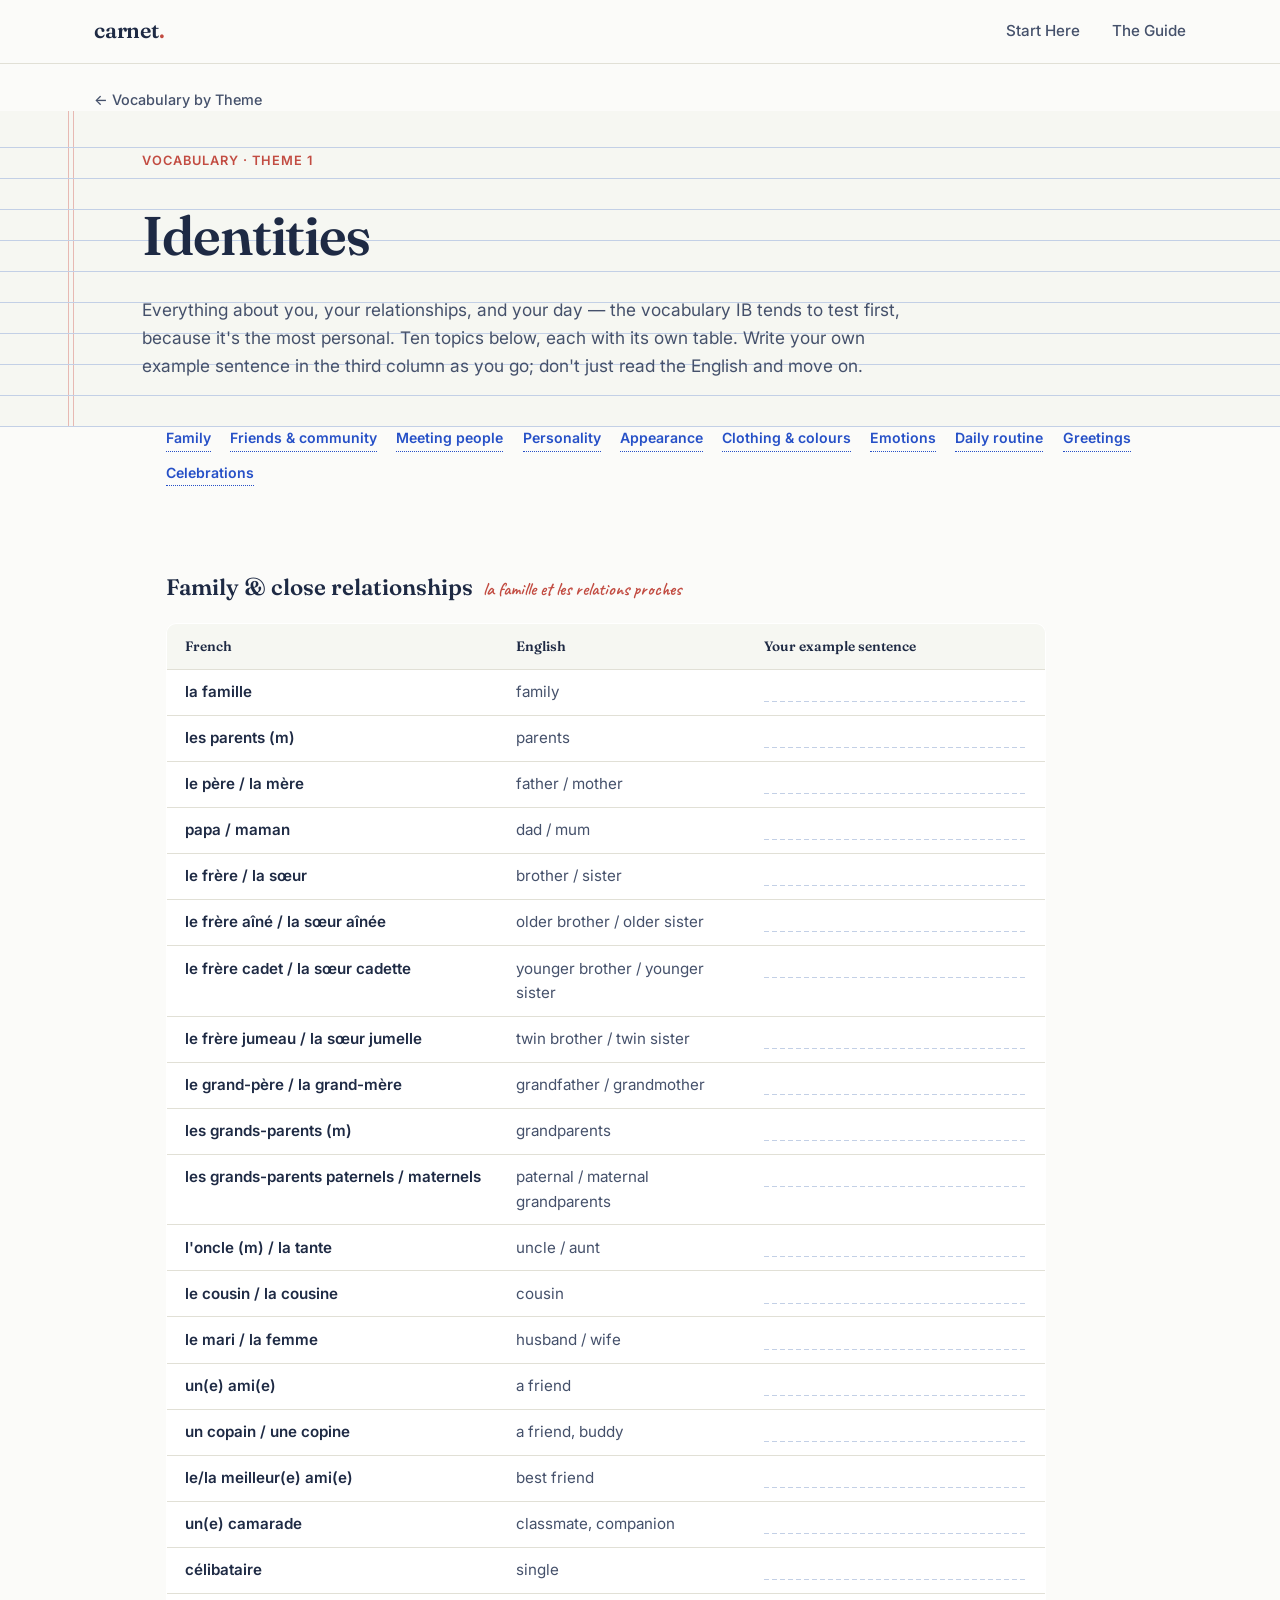
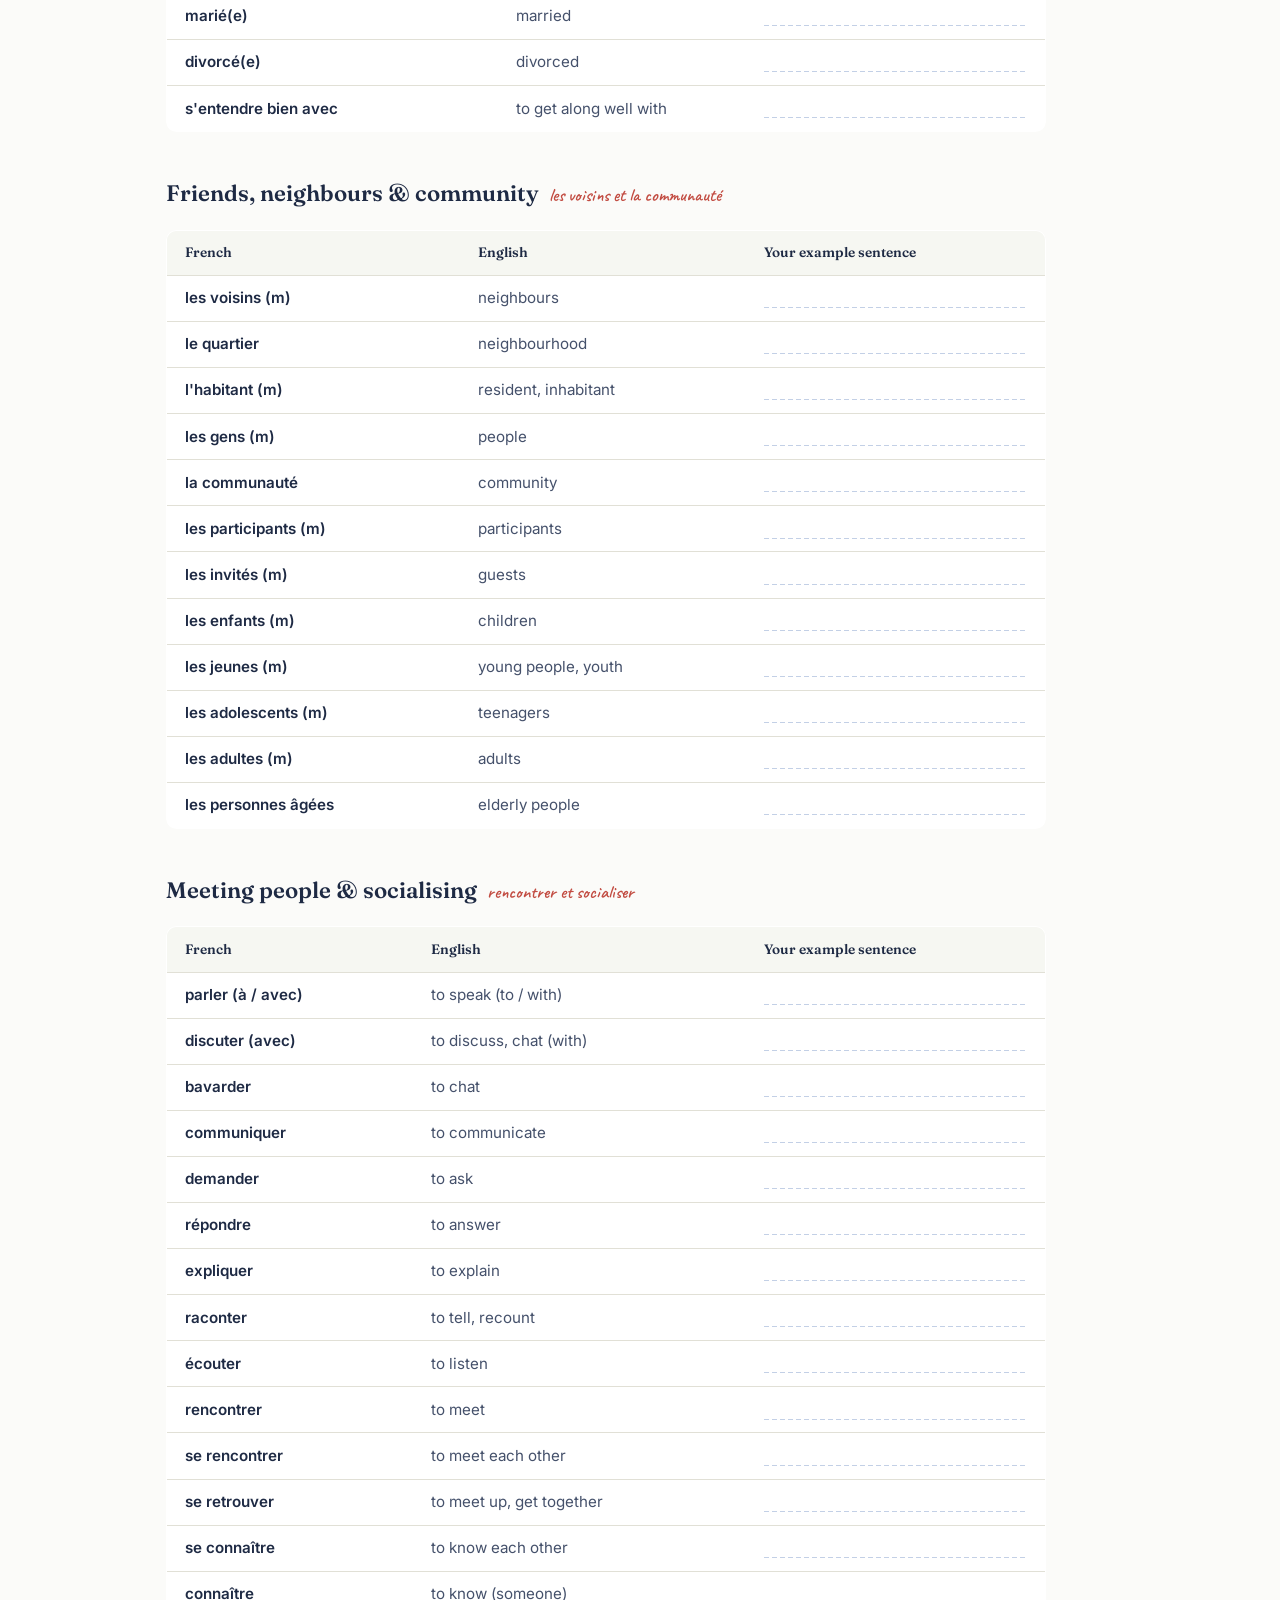
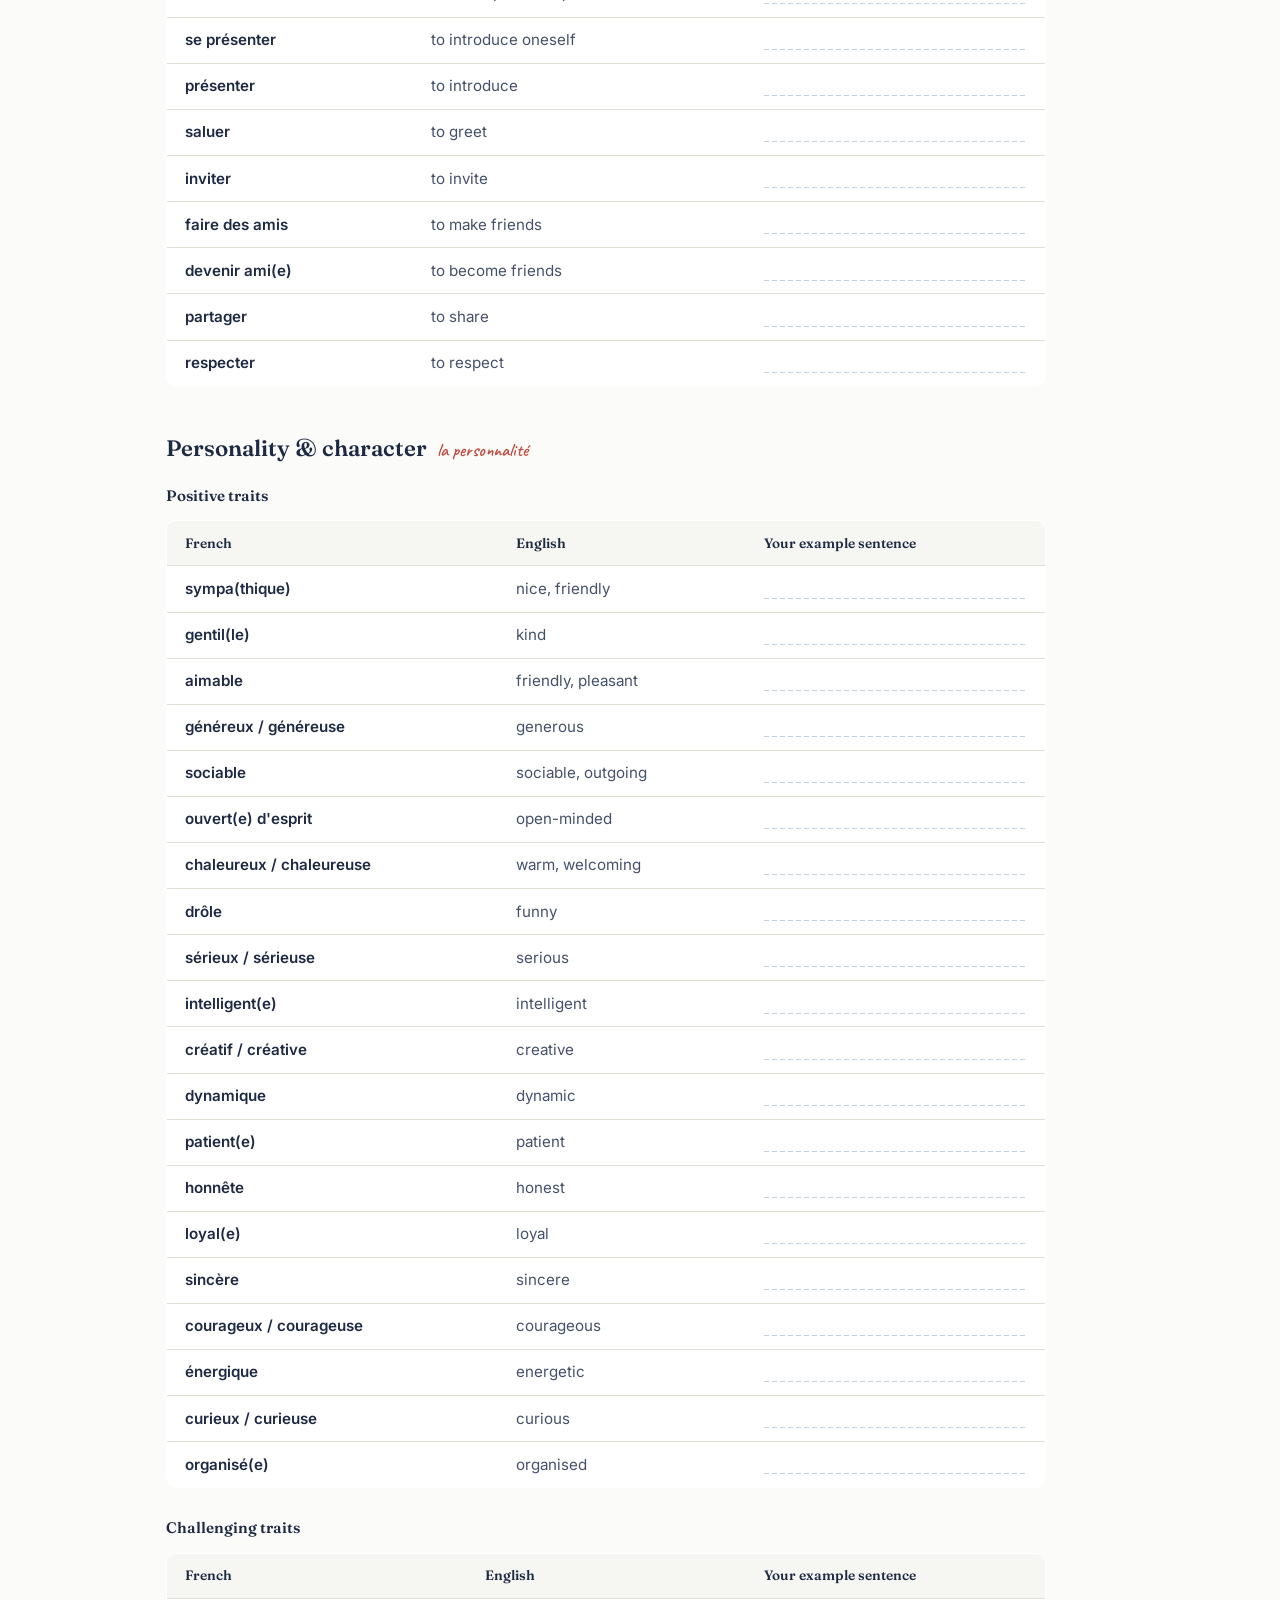
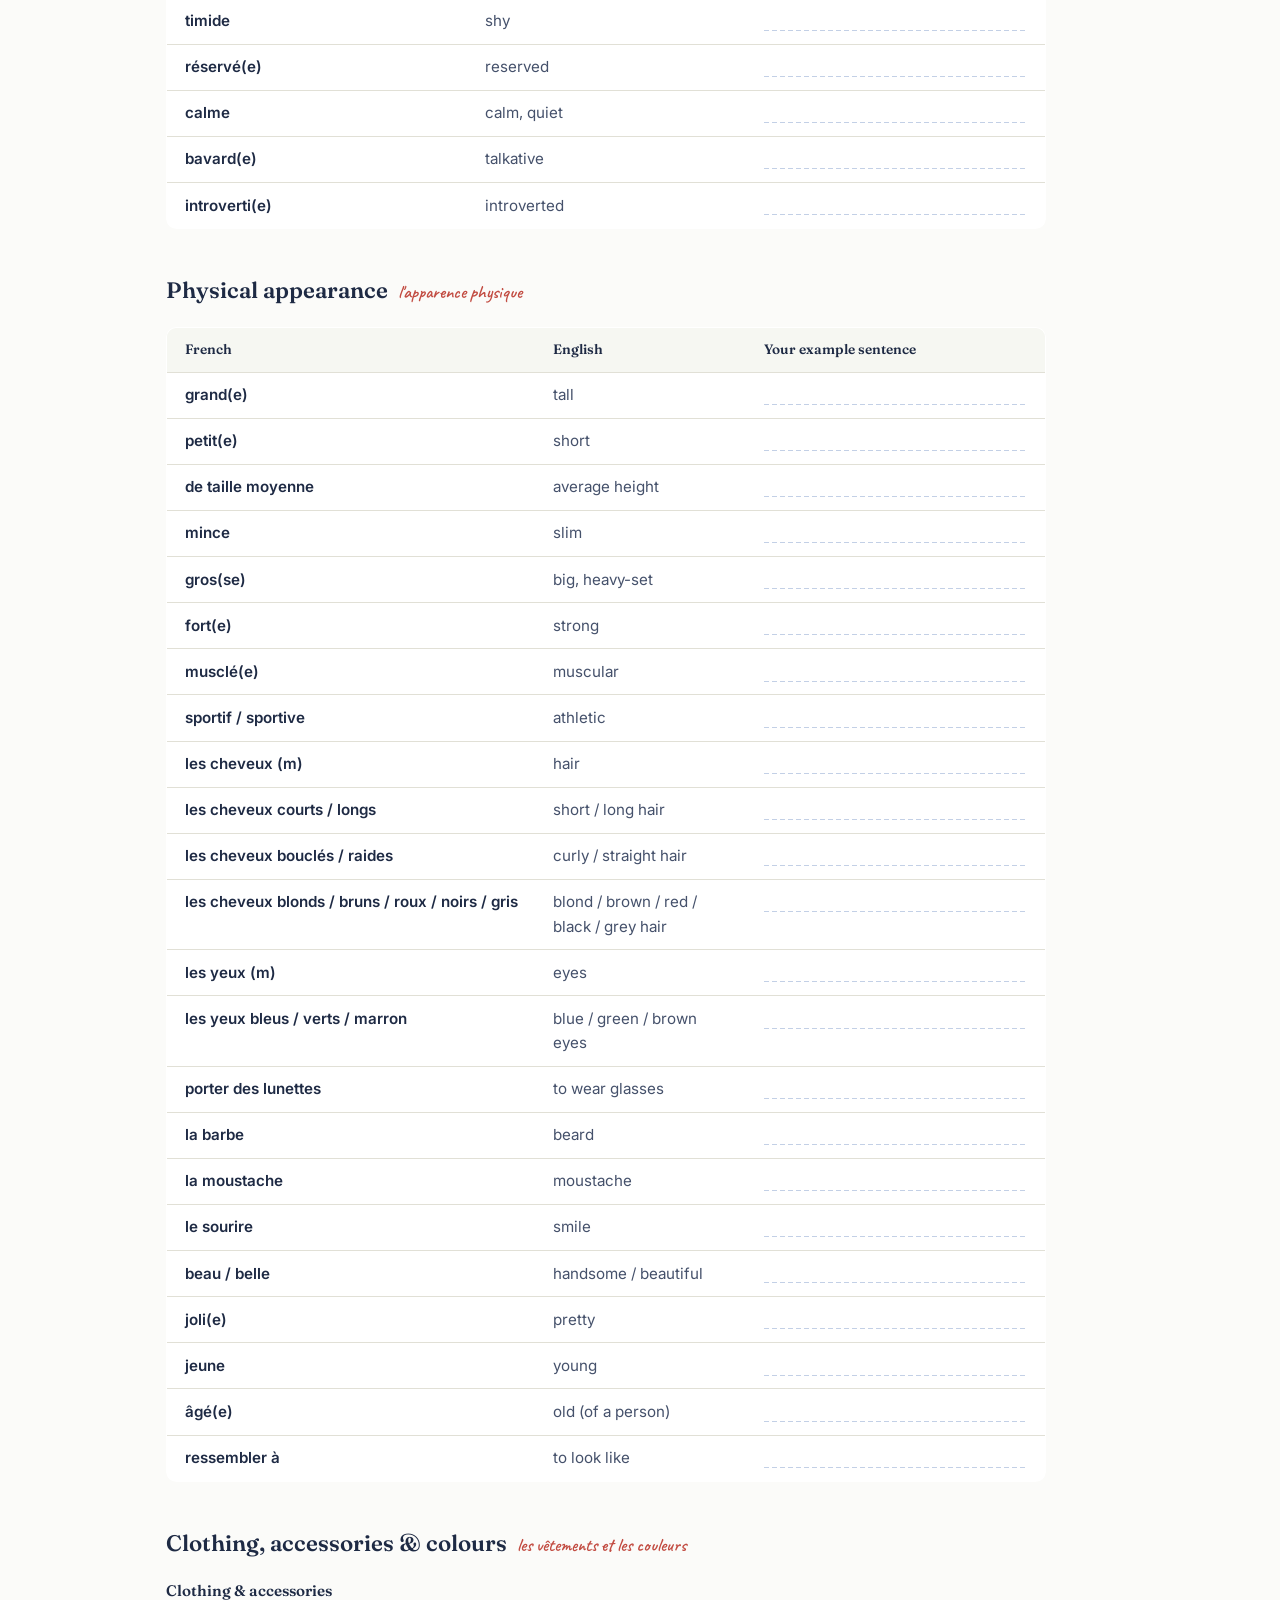
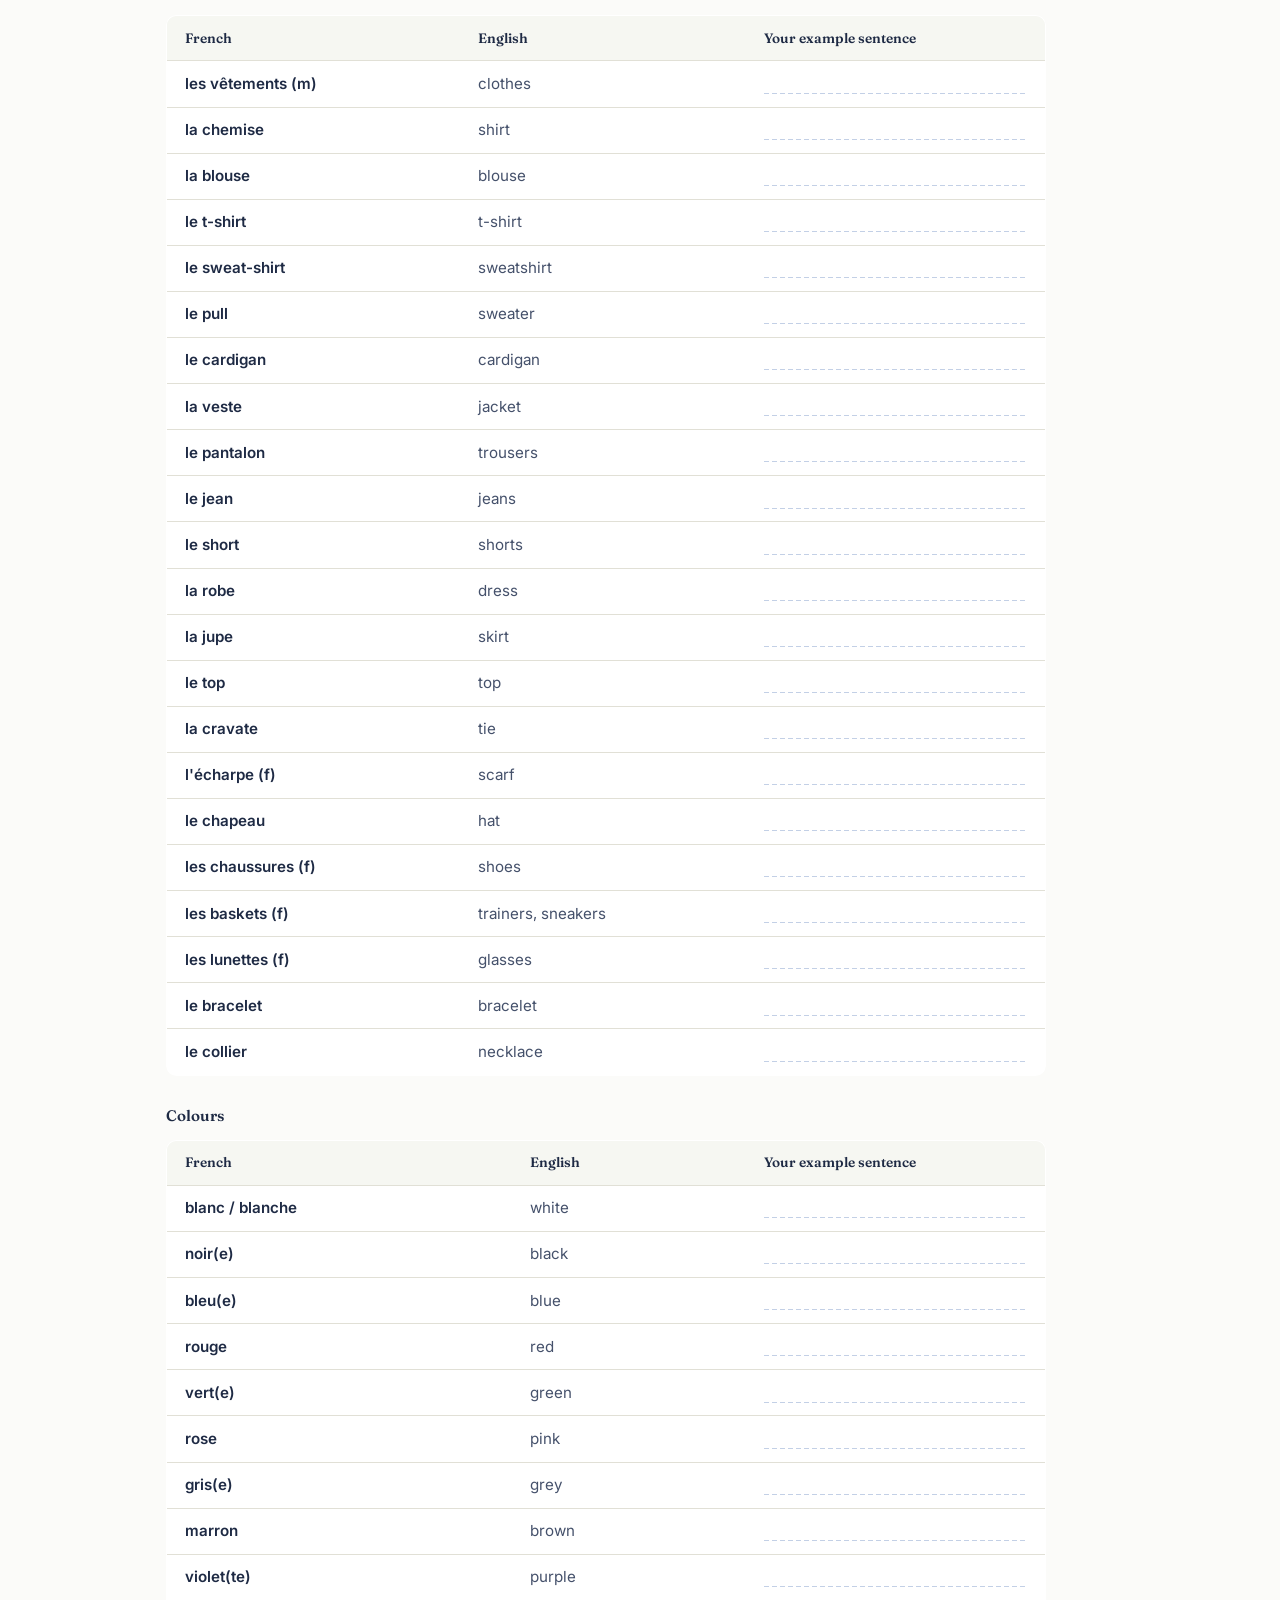
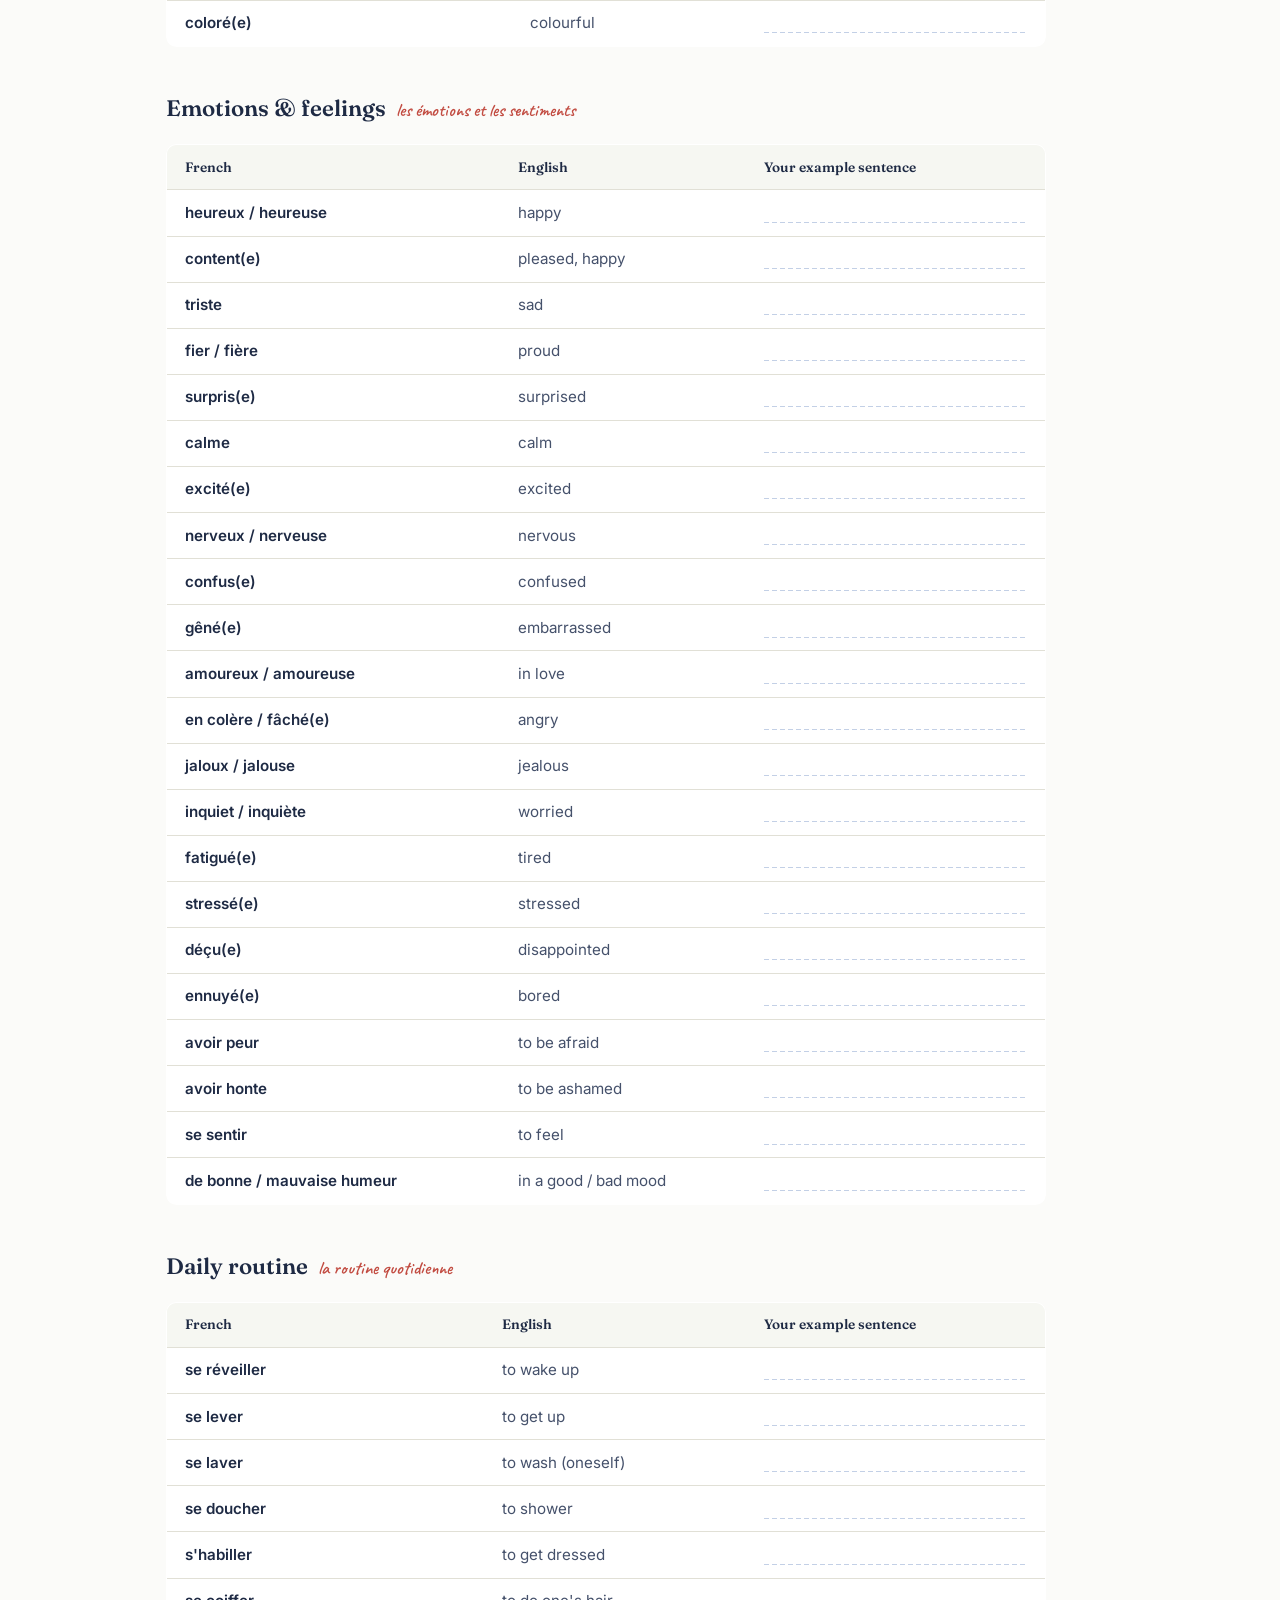
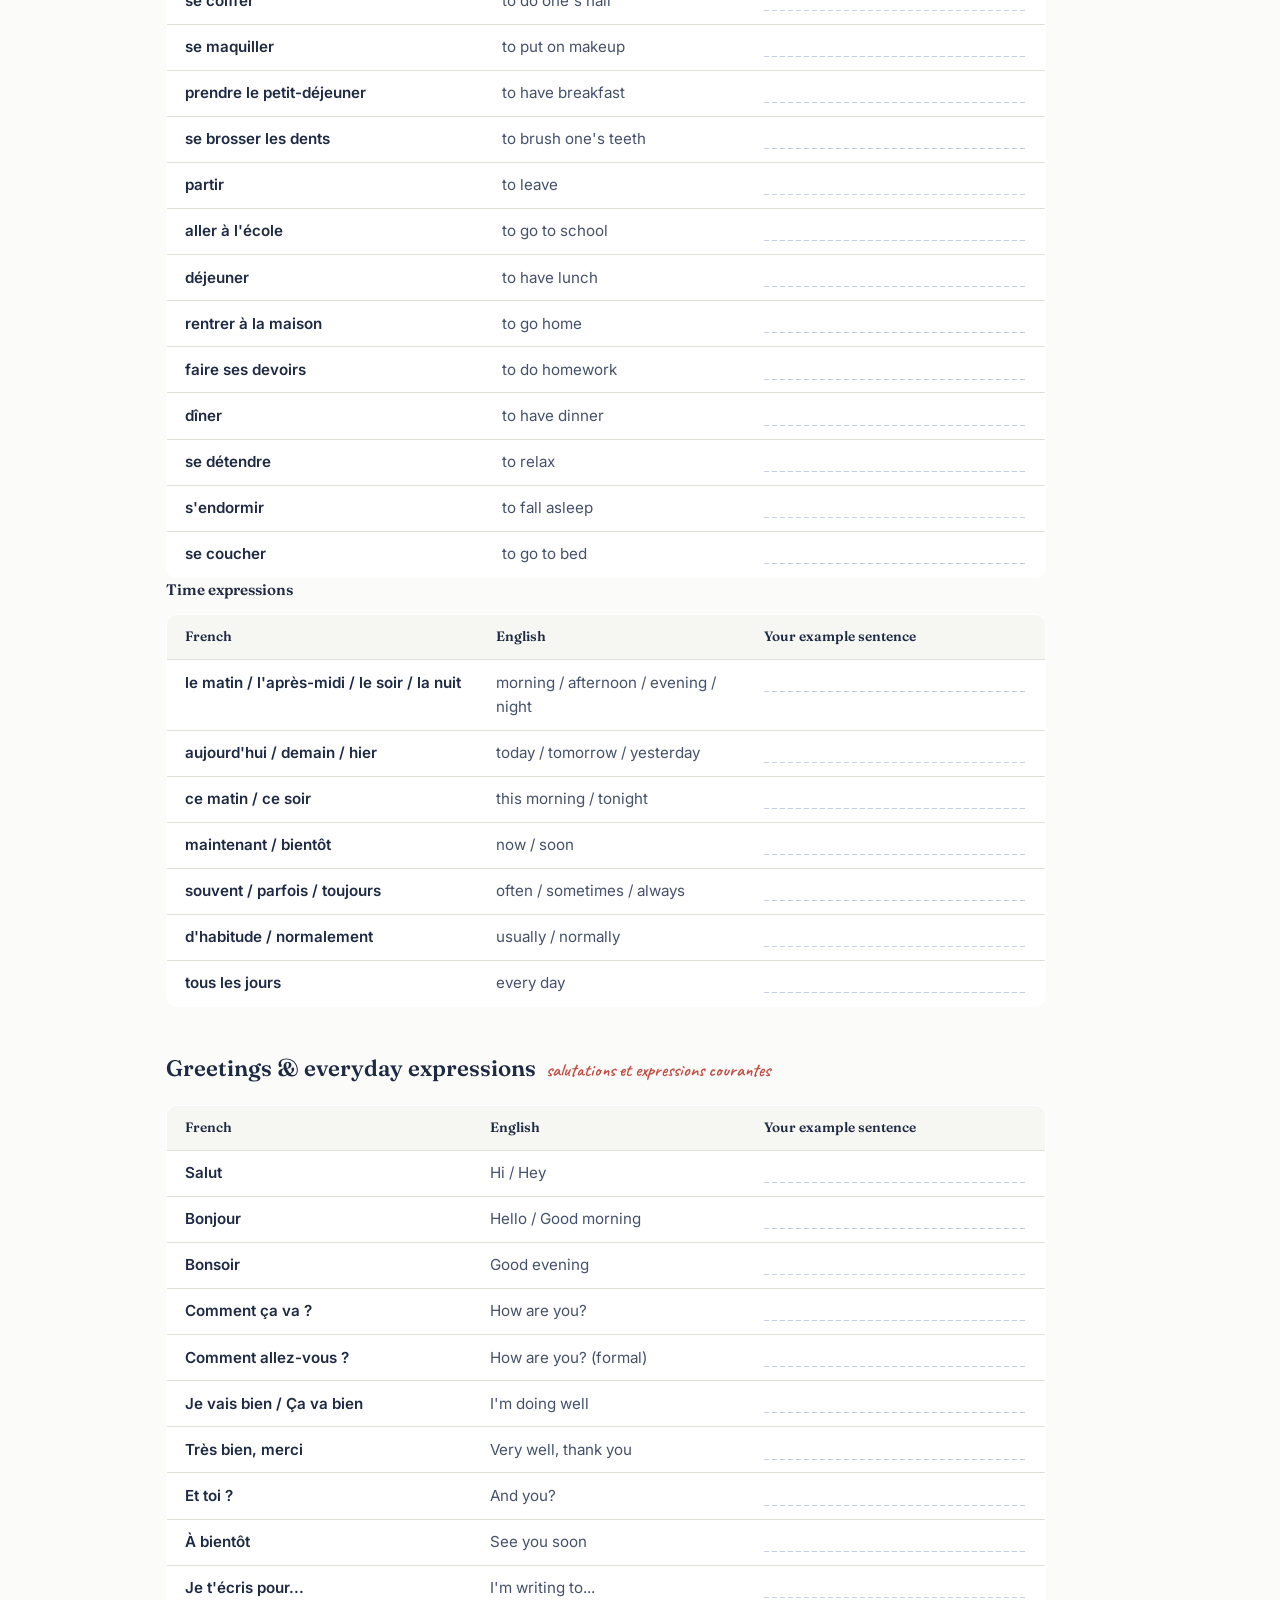
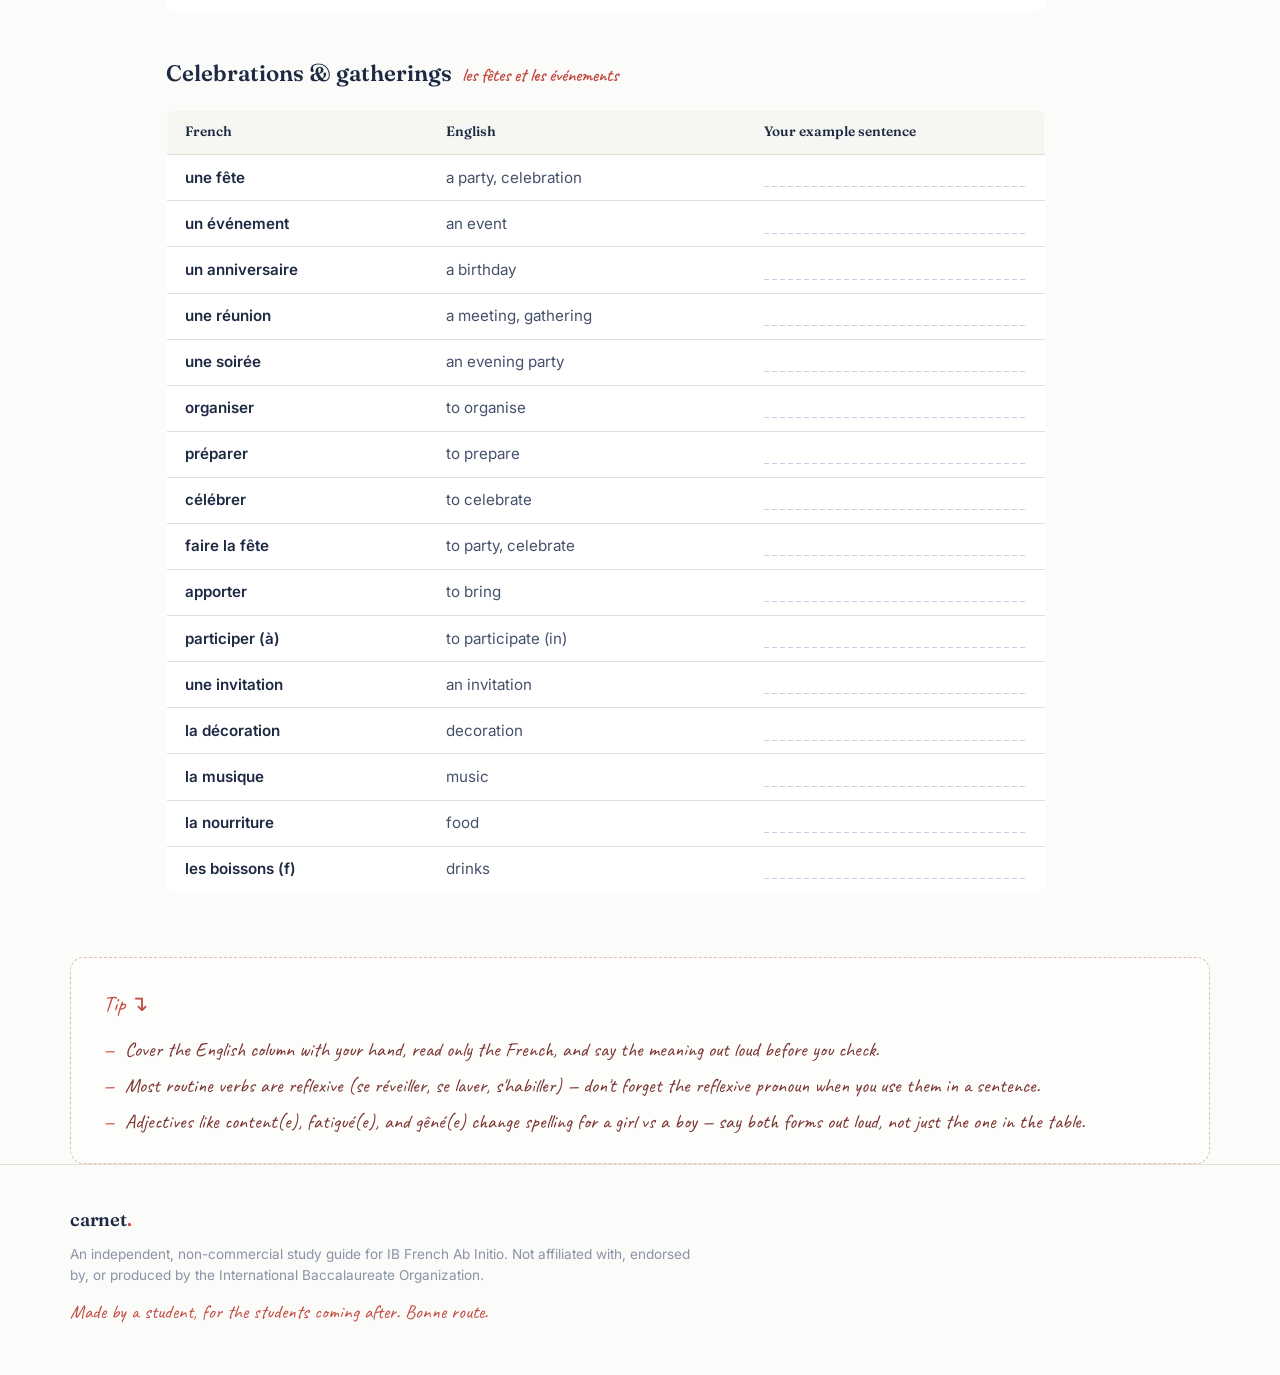
<file: vocabulary-identities.html>
<!DOCTYPE html>
<html lang="en">
<head>
<meta charset="UTF-8">
<meta name="viewport" content="width=device-width, initial-scale=1.0">
<title>Identities — Vocabulary | Carnet, IB French Ab Initio Guide</title>
<meta name="description" content="IB French Ab Initio vocabulary for the Identities theme: family, friends and community, personality, appearance, clothing, emotions, daily routine, greetings, and celebrations.">

<link rel="preconnect" href="https://fonts.googleapis.com">
<link rel="preconnect" href="https://fonts.gstatic.com" crossorigin>
<link href="https://fonts.googleapis.com/css2?family=Fraunces:ital,opsz,wght@0,9..144,400;0,9..144,500;0,9..144,600;0,9..144,700;0,9..144,900;1,9..144,500;1,9..144,600&family=Inter:wght@400;500;600;700&family=Caveat:wght@600;700&display=swap" rel="stylesheet">

<style>
/* =========================================================
   Carnet — IB French Ab Initio study guide
   Design language: French school notebook (cahier Seyès
   ruling, red correction-pen ink, Bic-blue accent) rendered
   with editorial type. See design notes at bottom of file.
   ========================================================= */

:root {
  /* colour */
  --paper:        #F6F7F2;
  --paper-flat:   #FBFBF9;
  --card-bg:      #FFFFFF;
  --ink:          #1E2A44;
  --ink-soft:     #45516B;
  --muted:        #8A93A6;
  --rule-blue:    #C3D0E6;
  --rule-red:     #C24C42;
  --rule-red-soft:#E7B9B3;
  --accent-blue:  #2650C7;
  --line:         #E1E0D6;

  /* type */
  --font-display: "Fraunces", Georgia, serif;
  --font-body:    "Inter", -apple-system, BlinkMacSystemFont, "Segoe UI", sans-serif;
  --font-hand:    "Caveat", cursive;

  /* layout */
  --max-w: 1140px;
  --radius: 10px;
}

/* ---------- reset ---------- */
*, *::before, *::after { box-sizing: border-box; }
html { scroll-behavior: smooth; }
@media (prefers-reduced-motion: reduce) {
  html { scroll-behavior: auto; }
  *, *::before, *::after { animation-duration: 0.001ms !important; transition-duration: 0.001ms !important; }
}

body {
  margin: 0;
  background: var(--paper-flat);
  color: var(--ink-soft);
  font-family: var(--font-body);
  font-size: 16px;
  line-height: 1.6;
  -webkit-font-smoothing: antialiased;
}

h1, h2, h3 { font-family: var(--font-display); color: var(--ink); margin: 0; }
p { margin: 0; }
ul { margin: 0; padding: 0; list-style: none; }
a { color: inherit; text-decoration: none; }
img { max-width: 100%; display: block; }
em { color: var(--rule-red); font-style: italic; }

.sr-only {
  position: absolute; width: 1px; height: 1px;
  padding: 0; margin: -1px; overflow: hidden;
  clip: rect(0,0,0,0); white-space: nowrap; border: 0;
}

.skip-link {
  position: absolute; left: -999px; top: 0;
  background: var(--ink); color: var(--paper);
  padding: 0.75rem 1.25rem; z-index: 100;
  border-radius: 0 0 8px 0;
}
.skip-link:focus { left: 0; }

a:focus-visible,
button:focus-visible {
  outline: 2px solid var(--accent-blue);
  outline-offset: 3px;
  border-radius: 4px;
}

/* ---------- notebook ruling (signature element) ---------- */
.notebook-page {
  position: relative;
  background-color: var(--paper);
  background-image:
    repeating-linear-gradient(
      to bottom,
      transparent 0,
      transparent 30px,
      var(--rule-blue) 30px,
      var(--rule-blue) 31px
    ),
    linear-gradient(
      to right,
      transparent 0,
      transparent 68px,
      var(--rule-red-soft) 68px,
      var(--rule-red-soft) 69px,
      transparent 69px,
      transparent 73px,
      var(--rule-red-soft) 73px,
      var(--rule-red-soft) 74px,
      transparent 74px
    );
  background-position: 0 6px, 0 0;
}

@media (max-width: 640px) {
  .notebook-page { background-image:
    repeating-linear-gradient(
      to bottom, transparent 0, transparent 26px,
      var(--rule-blue) 26px, var(--rule-blue) 27px
    );
  }
}

/* ---------- top bar ---------- */
.topbar {
  position: sticky; top: 0; z-index: 50;
  background: rgba(251, 251, 249, 0.9);
  backdrop-filter: blur(6px);
  border-bottom: 1px solid var(--line);
}
.topbar__inner {
  max-width: var(--max-w);
  margin: 0 auto;
  padding: 0.9rem 1.5rem;
  display: flex;
  align-items: center;
  justify-content: space-between;
}

.wordmark {
  font-family: var(--font-display);
  font-weight: 600;
  font-size: 1.35rem;
  letter-spacing: -0.01em;
  color: var(--ink);
}
.wordmark .dot { color: var(--rule-red); }
.wordmark--small { font-size: 1.15rem; }

.topnav { display: flex; gap: 2rem; }
.topnav a {
  font-size: 0.95rem;
  font-weight: 500;
  color: var(--ink-soft);
  position: relative;
  padding-bottom: 2px;
}
.topnav a:hover { color: var(--accent-blue); }
.topnav a::after {
  content: "";
  position: absolute; left: 0; right: 0; bottom: -3px;
  height: 2px; background: var(--rule-red);
  transform: scaleX(0); transform-origin: left;
  transition: transform 0.2s ease;
}
.topnav a:hover::after { transform: scaleX(1); }

.nav-toggle {
  display: none;
  flex-direction: column;
  justify-content: center;
  gap: 5px;
  width: 36px; height: 36px;
  background: none; border: none; cursor: pointer;
}
.nav-toggle span {
  display: block; height: 2px; width: 100%;
  background: var(--ink);
}

@media (max-width: 720px) {
  .nav-toggle { display: flex; }
  .topnav {
    position: absolute; top: 100%; left: 0; right: 0;
    background: var(--paper-flat);
    flex-direction: column;
    gap: 0;
    border-bottom: 1px solid var(--line);
    max-height: 0;
    overflow: hidden;
    transition: max-height 0.25s ease;
  }
  .topnav.is-open { max-height: 200px; }
  .topnav a {
    padding: 1rem 1.5rem;
    border-top: 1px solid var(--line);
  }
  .topnav a::after { display: none; }
}

/* ---------- hero ---------- */
.hero {
  padding: 4.5rem 1.5rem 3.5rem;
}

.hero__row {
  max-width: var(--max-w);
  margin: 0 auto;
  gap: 3rem;
}

.hero__inner { padding-left: 4.5rem; }

.eyebrow {
  font-size: 0.8rem;
  font-weight: 600;
  letter-spacing: 0.08em;
  text-transform: uppercase;
  color: var(--rule-red);
  margin-bottom: 1.25rem;
}

.hero__title {
  font-size: clamp(2.75rem, 6vw, 4.75rem);
  font-weight: 600;
  line-height: 1.02;
  letter-spacing: -0.02em;
  margin-bottom: 1.5rem;
}

.hero__lede {
  max-width: 42em;
  font-size: 1.15rem;
  color: var(--ink-soft);
  margin-bottom: 2rem;
}

.hero__actions {
  display: flex;
  flex-wrap: wrap;
  gap: 1rem;
  margin-bottom: 1.1rem;
}

.btn {
  display: inline-flex;
  align-items: center;
  gap: 0.4rem;
  padding: 0.85rem 1.5rem;
  border-radius: 999px;
  font-weight: 600;
  font-size: 0.98rem;
  transition: transform 0.15s ease, box-shadow 0.15s ease, background 0.15s ease;
}
.btn--primary {
  background: var(--ink);
  color: var(--paper-flat);
}
.btn--primary:hover { background: var(--accent-blue); transform: translateY(-1px); }
.btn--ghost {
  border: 1.5px solid var(--ink);
  color: var(--ink);
}
.btn--ghost:hover { border-color: var(--accent-blue); color: var(--accent-blue); }

.hero__note {
  font-family: var(--font-hand);
  font-size: 1.25rem;
  color: var(--rule-red);
  transform: rotate(-1deg);
}

/* stat card, styled like a stamped index/exam card */
.statcard {
  background: var(--card-bg);
  border: 1px solid var(--line);
  border-radius: var(--radius);
  padding: 1.75rem 1.75rem 1.5rem;
  box-shadow: 0 18px 40px -24px rgba(30, 42, 68, 0.35);
  margin-left: 4.5rem;
  margin-right: 1.5rem;
  position: relative;
  transform: rotate(1.1deg);
}
.statcard::before {
  content: "";
  position: absolute; inset: 8px;
  border: 1px dashed var(--rule-blue);
  border-radius: 6px;
  pointer-events: none;
}
.statcard__title {
  font-family: var(--font-display);
  font-size: 1.05rem;
  font-weight: 600;
  color: var(--ink);
  margin-bottom: 1.1rem;
}
.statcard__list { display: flex; flex-direction: column; gap: 0.9rem; }
.statcard__list li {
  display: flex;
  align-items: baseline;
  gap: 0.9rem;
  padding-bottom: 0.9rem;
  border-bottom: 1px dotted var(--line);
}
.statcard__list li:last-child { border-bottom: none; padding-bottom: 0; }
.statcard__num {
  font-family: var(--font-display);
  font-weight: 700;
  font-size: 1.6rem;
  color: var(--accent-blue);
  min-width: 3.2rem;
}
.statcard__pct { font-size: 1rem; }
.statcard__label {
  font-size: 0.92rem;
  color: var(--ink-soft);
  line-height: 1.35;
}
.statcard__label small { color: var(--muted); }
.statcard__foot {
  margin-top: 1.1rem;
  padding-top: 1rem;
  border-top: 1px solid var(--line);
  font-size: 0.85rem;
  color: var(--muted);
  font-style: italic;
}

@media (min-width: 900px) {
  .hero__row { display: flex; align-items: flex-start; }
  .hero__inner { flex: 1.35; }
  .statcard { flex: 1; margin-top: 0.5rem; }
}
@media (max-width: 899px) {
  .hero__inner { padding-left: 2.25rem; }
  .statcard { margin-left: 2.25rem; margin-right: 0; margin-top: 2.5rem; transform: none; }
}
@media (max-width: 640px) {
  .hero__inner { padding-left: 1.25rem; }
  .statcard { margin-left: 1.25rem; margin-right: 1.25rem; }
}

/* ---------- section heading ---------- */
.section-heading {
  font-size: clamp(1.7rem, 3.2vw, 2.3rem);
  font-weight: 600;
  display: flex;
  align-items: baseline;
  gap: 0.85rem;
  margin-bottom: 0.5rem;
}
.section-heading__num {
  font-size: 1.1rem;
  color: var(--rule-red);
  font-weight: 700;
  letter-spacing: 0.04em;
}

/* ---------- start here ---------- */
.start-here {
  padding: 4rem 1.5rem 3rem;
}
.start-here > * { max-width: var(--max-w); margin-left: auto; margin-right: auto; }
.start-here .section-heading { padding-left: 4.5rem; }

.start-here__grid {
  display: grid;
  grid-template-columns: 1fr 1fr;
  gap: 2.5rem;
  padding-left: 4.5rem;
  padding-right: 1.5rem;
  margin-top: 2rem;
}
.start-here__block h3 {
  font-size: 1.25rem;
  font-weight: 600;
  margin-bottom: 0.85rem;
}
.start-here__block p { margin-bottom: 0.9rem; font-size: 0.98rem; }
.start-here__block p:last-child { margin-bottom: 0; }

.mini-stats { margin: 1.1rem 0; display: flex; flex-direction: column; gap: 0.7rem; }
.mini-stats li {
  font-size: 0.92rem;
  color: var(--ink-soft);
  padding-left: 1rem;
  border-left: 2px solid var(--rule-blue);
}
.mini-stats li strong {
  display: block;
  color: var(--ink);
  font-family: var(--font-display);
  font-size: 0.98rem;
  margin-bottom: 0.15rem;
}

@media (max-width: 899px) {
  .start-here .section-heading,
  .start-here__grid { padding-left: 2.25rem; }
  .start-here__grid { grid-template-columns: 1fr; gap: 2rem; }
}
@media (max-width: 640px) {
  .start-here .section-heading,
  .start-here__grid { padding-left: 1.25rem; padding-right: 1.25rem; }
}

/* marginalia — handwritten red-pen tips */
.marginalia {
  margin-top: 3rem;
  margin-left: 4.5rem;
  margin-right: 1.5rem;
  padding: 1.75rem 2rem;
  border: 1.5px dashed var(--rule-red-soft);
  border-radius: 14px;
  background: rgba(255,255,255,0.55);
}
.marginalia__title {
  font-family: var(--font-hand);
  font-size: 1.4rem;
  color: var(--rule-red);
  margin-bottom: 0.9rem;
}
.marginalia__list { display: flex; flex-direction: column; gap: 0.55rem; }
.marginalia__list li {
  font-family: var(--font-hand);
  font-size: 1.25rem;
  line-height: 1.35;
  color: #7a3530;
  position: relative;
  padding-left: 1.4rem;
}
.marginalia__list li::before {
  content: "—";
  position: absolute; left: 0;
  color: var(--rule-red);
}

@media (max-width: 899px) {
  .marginalia { margin-left: 2.25rem; }
}
@media (max-width: 640px) {
  .marginalia { margin-left: 1.25rem; margin-right: 1.25rem; padding: 1.4rem 1.5rem; }
  .marginalia__list li { font-size: 1.15rem; }
}

/* ---------- sections grid ---------- */
.sections {
  padding: 4.5rem 1.5rem 5rem;
  background: var(--paper-flat);
}
.sections__head,
.card-grid { max-width: var(--max-w); margin: 0 auto; }

.sections__intro {
  margin-top: 0.6rem;
  color: var(--muted);
  font-size: 1rem;
  max-width: 40em;
}

.card-grid {
  margin-top: 2.5rem;
  display: grid;
  grid-template-columns: repeat(2, 1fr);
  gap: 1.25rem;
}

.card {
  position: relative;
  background: var(--card-bg);
  border: 1px solid var(--line);
  border-radius: var(--radius);
  padding: 1.5rem 1.6rem 1.4rem;
  display: block;
  transition: transform 0.15s ease, box-shadow 0.15s ease, border-color 0.15s ease;
}
a.card { cursor: pointer; }
.card[aria-disabled="true"] { opacity: 0.62; }

a.card:hover {
  transform: translateY(-3px);
  border-color: var(--accent-blue);
  box-shadow: 0 18px 34px -24px rgba(30, 42, 68, 0.45);
}

.card__num {
  display: block;
  font-family: var(--font-display);
  font-weight: 700;
  font-size: 1.5rem;
  color: var(--rule-blue);
  margin-bottom: 0.6rem;
}
.card--live .card__num { color: var(--rule-red); }

.card__badge {
  position: absolute;
  top: 1.5rem; right: 1.5rem;
  font-size: 0.7rem;
  font-weight: 600;
  letter-spacing: 0.03em;
  text-transform: uppercase;
  color: var(--muted);
  border: 1px solid var(--line);
  border-radius: 999px;
  padding: 0.25rem 0.65rem;
}
.card__badge--live {
  color: #1F7A4D;
  border-color: #B9DFC7;
  background: #EEF8F1;
}

.card__title {
  font-size: 1.15rem;
  font-weight: 600;
  margin-bottom: 0.5rem;
  padding-right: 5.5rem;
}
.card__desc {
  font-size: 0.92rem;
  color: var(--ink-soft);
  line-height: 1.5;
}

@media (max-width: 720px) {
  .card-grid { grid-template-columns: 1fr; }
  .card__title { padding-right: 6rem; }
}

/* ---------- footer ---------- */
.footer {
  border-top: 1px solid var(--line);
  padding: 2.5rem 1.5rem 3rem;
  background: var(--paper-flat);
}
.footer__inner {
  max-width: var(--max-w);
  margin: 0 auto;
  display: flex;
  flex-direction: column;
  gap: 0.6rem;
}
.footer__text {
  font-size: 0.85rem;
  color: var(--muted);
  max-width: 46em;
}
.footer__signoff {
  font-family: var(--font-hand);
  font-size: 1.2rem;
  color: var(--rule-red);
}

/* ---------- sub-page breadcrumb ---------- */
.breadcrumb {
  display: block;
  max-width: var(--max-w);
  margin: 1.5rem auto 0;
  padding: 0 1.5rem;
  font-size: 0.9rem;
  font-weight: 500;
  color: var(--ink-soft);
}
.breadcrumb:hover { color: var(--accent-blue); }

/* ---------- sub-page hero (smaller version of homepage hero) ---------- */
.page-hero {
  padding: 2.5rem 1.5rem 3rem;
}
.page-hero__inner {
  max-width: var(--max-w);
  margin: 0 auto;
  padding-left: 4.5rem;
}
.page-hero__title {
  font-size: clamp(2.2rem, 4.5vw, 3.4rem);
  font-weight: 600;
  letter-spacing: -0.02em;
  margin-bottom: 1.1rem;
}
.page-hero__lede {
  max-width: 46em;
  font-size: 1.08rem;
  color: var(--ink-soft);
}
@media (max-width: 899px) {
  .page-hero__inner { padding-left: 2.25rem; }
}
@media (max-width: 640px) {
  .page-hero__inner { padding-left: 1.25rem; }
}

/* ---------- jump nav (in-page anchor links) ---------- */
.jump-nav {
  max-width: var(--max-w);
  margin: 0 auto;
  padding: 0 1.5rem 2.5rem 6rem;
  display: flex;
  flex-wrap: wrap;
  gap: 0.6rem 1.2rem;
}
.jump-nav a {
  font-size: 0.88rem;
  font-weight: 600;
  color: var(--accent-blue);
  border-bottom: 1px dotted var(--accent-blue);
  padding-bottom: 1px;
}
.jump-nav a:hover { color: var(--rule-red); border-color: var(--rule-red); }
@media (max-width: 899px) {
  .jump-nav { padding-left: 3.75rem; }
}
@media (max-width: 640px) {
  .jump-nav { padding-left: 1.75rem; }
}

/* ---------- theme topic blocks + vocab tables ---------- */
.topic {
  max-width: var(--max-w);
  margin: 0 auto;
  padding: 2.75rem 1.5rem 0 6rem;
  scroll-margin-top: 5.5rem;
}
.topic:last-of-type { padding-bottom: 3rem; }
@media (max-width: 899px) {
  .topic { padding-left: 3.75rem; }
}
@media (max-width: 640px) {
  .topic { padding-left: 1.75rem; padding-right: 1.25rem; }
}

.topic__title {
  font-size: 1.4rem;
  font-weight: 600;
  margin-bottom: 1.1rem;
  display: flex;
  align-items: baseline;
  gap: 0.6rem;
}
.topic__title span {
  font-family: var(--font-hand);
  font-size: 1.15rem;
  color: var(--rule-red);
}

.topic__sublabel {
  font-family: var(--font-display);
  font-weight: 600;
  font-size: 0.95rem;
  color: var(--ink);
  margin: 1.75rem 0 0.75rem;
}
.topic__sublabel:first-of-type { margin-top: 0; }

.table-scroll {
  max-width: 880px;
  overflow-x: auto;
  -webkit-overflow-scrolling: touch;
  border-radius: var(--radius);
}

.vocab-table {
  width: 100%;
  max-width: 880px;
  border-collapse: collapse;
  background: var(--card-bg);
  border: 1px solid var(--line);
  border-radius: var(--radius);
  overflow: hidden;
}.vocab-table th {
  text-align: left;
  font-family: var(--font-display);
  font-size: 0.85rem;
  font-weight: 600;
  color: var(--ink);
  background: var(--paper);
  padding: 0.7rem 1.1rem;
  border-bottom: 1px solid var(--line);
}
.vocab-table td {
  padding: 0.65rem 1.1rem;
  font-size: 0.95rem;
  color: var(--ink-soft);
  border-bottom: 1px solid var(--line);
  vertical-align: top;
}
.vocab-table tr:last-child td { border-bottom: none; }
.vocab-table td.fr { font-weight: 600; color: var(--ink); white-space: nowrap; }
.vocab-table th:nth-child(3), .vocab-table td:nth-child(3) { width: 34%; }
.vocab-table td.blank {
  position: relative;
}
.vocab-table td.blank::after {
  content: "";
  display: block;
  height: 1px;
  margin-top: 1.3rem;
  background-image: linear-gradient(to right, var(--rule-blue) 60%, transparent 0%);
  background-size: 8px 1px;
  background-repeat: repeat-x;
}

@media (max-width: 640px) {
  .vocab-table { font-size: 0.85rem; min-width: 560px; }
  .vocab-table th, .vocab-table td { padding: 0.55rem 0.7rem; }
  .table-scroll { border: 1px solid var(--line); }
  .table-scroll .vocab-table { border: none; border-radius: 0; }
}

/* =========================================================
   Design notes (kept for future passes):
   Signature = cahier Seyès ruling (horizontal rule + double
   red margin) applied only to the "written" sections (hero,
   start-here), left plain for the sitemap/card grid — so the
   notebook motif reads as a place, not a texture slapped on
   everything. Handwriting face reserved strictly for the
   red-ink marginalia, never for real content, so it stays a
   garnish rather than a readability problem.
   ========================================================= */

</style>
</head>
<body>

<a class="skip-link" href="#main">Skip to content</a>

<header class="topbar">
  <div class="topbar__inner">
    <a href="index.html" class="wordmark">carnet<span class="dot">.</span></a>

    <button class="nav-toggle" id="navToggle" aria-expanded="false" aria-controls="topnav">
      <span></span><span></span><span></span>
      <span class="sr-only">Menu</span>
    </button>

    <nav class="topnav" id="topnav" aria-label="Primary">
      <a href="index.html#start-here">Start Here</a>
      <a href="index.html#sections">The Guide</a>
    </nav>
  </div>
</header>

<main id="main">

  <a class="breadcrumb" href="vocabulary.html">← Vocabulary by Theme</a>

  <section class="page-hero notebook-page">
    <div class="page-hero__inner">
      <p class="eyebrow">Vocabulary · Theme 1</p>
      <h1 class="page-hero__title">Identities</h1>
      <p class="page-hero__lede">Everything about you, your relationships, and your day — the vocabulary IB tends to test first, because it's the most personal. Ten topics below, each with its own table. Write your own example sentence in the third column as you go; don't just read the English and move on.</p>
    </div>
  </section>

  <nav class="jump-nav" aria-label="Jump to topic">
    <a href="#family">Family</a>
    <a href="#community">Friends &amp; community</a>
    <a href="#meeting">Meeting people</a>
    <a href="#personality">Personality</a>
    <a href="#appearance">Appearance</a>
    <a href="#clothing">Clothing &amp; colours</a>
    <a href="#emotions">Emotions</a>
    <a href="#routine">Daily routine</a>
    <a href="#greetings">Greetings</a>
    <a href="#celebrations">Celebrations</a>
  </nav>

  <section class="topic" id="family">
    <h2 class="topic__title">Family &amp; close relationships <span>la famille et les relations proches</span></h2>
    <div class="table-scroll">
    <table class="vocab-table">
      <thead><tr><th>French</th><th>English</th><th>Your example sentence</th></tr></thead>
      <tbody>
        <tr><td class="fr">la famille</td><td>family</td><td class="blank"></td></tr>
        <tr><td class="fr">les parents (m)</td><td>parents</td><td class="blank"></td></tr>
        <tr><td class="fr">le père / la mère</td><td>father / mother</td><td class="blank"></td></tr>
        <tr><td class="fr">papa / maman</td><td>dad / mum</td><td class="blank"></td></tr>
        <tr><td class="fr">le frère / la sœur</td><td>brother / sister</td><td class="blank"></td></tr>
        <tr><td class="fr">le frère aîné / la sœur aînée</td><td>older brother / older sister</td><td class="blank"></td></tr>
        <tr><td class="fr">le frère cadet / la sœur cadette</td><td>younger brother / younger sister</td><td class="blank"></td></tr>
        <tr><td class="fr">le frère jumeau / la sœur jumelle</td><td>twin brother / twin sister</td><td class="blank"></td></tr>
        <tr><td class="fr">le grand-père / la grand-mère</td><td>grandfather / grandmother</td><td class="blank"></td></tr>
        <tr><td class="fr">les grands-parents (m)</td><td>grandparents</td><td class="blank"></td></tr>
        <tr><td class="fr">les grands-parents paternels / maternels</td><td>paternal / maternal grandparents</td><td class="blank"></td></tr>
        <tr><td class="fr">l'oncle (m) / la tante</td><td>uncle / aunt</td><td class="blank"></td></tr>
        <tr><td class="fr">le cousin / la cousine</td><td>cousin</td><td class="blank"></td></tr>
        <tr><td class="fr">le mari / la femme</td><td>husband / wife</td><td class="blank"></td></tr>
        <tr><td class="fr">un(e) ami(e)</td><td>a friend</td><td class="blank"></td></tr>
        <tr><td class="fr">un copain / une copine</td><td>a friend, buddy</td><td class="blank"></td></tr>
        <tr><td class="fr">le/la meilleur(e) ami(e)</td><td>best friend</td><td class="blank"></td></tr>
        <tr><td class="fr">un(e) camarade</td><td>classmate, companion</td><td class="blank"></td></tr>
        <tr><td class="fr">célibataire</td><td>single</td><td class="blank"></td></tr>
        <tr><td class="fr">marié(e)</td><td>married</td><td class="blank"></td></tr>
        <tr><td class="fr">divorcé(e)</td><td>divorced</td><td class="blank"></td></tr>
        <tr><td class="fr">s'entendre bien avec</td><td>to get along well with</td><td class="blank"></td></tr>
      </tbody>
    </table>
    </div>
  </section>

  <section class="topic" id="community">
    <h2 class="topic__title">Friends, neighbours &amp; community <span>les voisins et la communauté</span></h2>
    <div class="table-scroll">
    <table class="vocab-table">
      <thead><tr><th>French</th><th>English</th><th>Your example sentence</th></tr></thead>
      <tbody>
        <tr><td class="fr">les voisins (m)</td><td>neighbours</td><td class="blank"></td></tr>
        <tr><td class="fr">le quartier</td><td>neighbourhood</td><td class="blank"></td></tr>
        <tr><td class="fr">l'habitant (m)</td><td>resident, inhabitant</td><td class="blank"></td></tr>
        <tr><td class="fr">les gens (m)</td><td>people</td><td class="blank"></td></tr>
        <tr><td class="fr">la communauté</td><td>community</td><td class="blank"></td></tr>
        <tr><td class="fr">les participants (m)</td><td>participants</td><td class="blank"></td></tr>
        <tr><td class="fr">les invités (m)</td><td>guests</td><td class="blank"></td></tr>
        <tr><td class="fr">les enfants (m)</td><td>children</td><td class="blank"></td></tr>
        <tr><td class="fr">les jeunes (m)</td><td>young people, youth</td><td class="blank"></td></tr>
        <tr><td class="fr">les adolescents (m)</td><td>teenagers</td><td class="blank"></td></tr>
        <tr><td class="fr">les adultes (m)</td><td>adults</td><td class="blank"></td></tr>
        <tr><td class="fr">les personnes âgées</td><td>elderly people</td><td class="blank"></td></tr>
      </tbody>
    </table>
    </div>
  </section>

  <section class="topic" id="meeting">
    <h2 class="topic__title">Meeting people &amp; socialising <span>rencontrer et socialiser</span></h2>
    <div class="table-scroll">
    <table class="vocab-table">
      <thead><tr><th>French</th><th>English</th><th>Your example sentence</th></tr></thead>
      <tbody>
        <tr><td class="fr">parler (à / avec)</td><td>to speak (to / with)</td><td class="blank"></td></tr>
        <tr><td class="fr">discuter (avec)</td><td>to discuss, chat (with)</td><td class="blank"></td></tr>
        <tr><td class="fr">bavarder</td><td>to chat</td><td class="blank"></td></tr>
        <tr><td class="fr">communiquer</td><td>to communicate</td><td class="blank"></td></tr>
        <tr><td class="fr">demander</td><td>to ask</td><td class="blank"></td></tr>
        <tr><td class="fr">répondre</td><td>to answer</td><td class="blank"></td></tr>
        <tr><td class="fr">expliquer</td><td>to explain</td><td class="blank"></td></tr>
        <tr><td class="fr">raconter</td><td>to tell, recount</td><td class="blank"></td></tr>
        <tr><td class="fr">écouter</td><td>to listen</td><td class="blank"></td></tr>
        <tr><td class="fr">rencontrer</td><td>to meet</td><td class="blank"></td></tr>
        <tr><td class="fr">se rencontrer</td><td>to meet each other</td><td class="blank"></td></tr>
        <tr><td class="fr">se retrouver</td><td>to meet up, get together</td><td class="blank"></td></tr>
        <tr><td class="fr">se connaître</td><td>to know each other</td><td class="blank"></td></tr>
        <tr><td class="fr">connaître</td><td>to know (someone)</td><td class="blank"></td></tr>
        <tr><td class="fr">se présenter</td><td>to introduce oneself</td><td class="blank"></td></tr>
        <tr><td class="fr">présenter</td><td>to introduce</td><td class="blank"></td></tr>
        <tr><td class="fr">saluer</td><td>to greet</td><td class="blank"></td></tr>
        <tr><td class="fr">inviter</td><td>to invite</td><td class="blank"></td></tr>
        <tr><td class="fr">faire des amis</td><td>to make friends</td><td class="blank"></td></tr>
        <tr><td class="fr">devenir ami(e)</td><td>to become friends</td><td class="blank"></td></tr>
        <tr><td class="fr">partager</td><td>to share</td><td class="blank"></td></tr>
        <tr><td class="fr">respecter</td><td>to respect</td><td class="blank"></td></tr>
      </tbody>
    </table>
    </div>
  </section>

  <section class="topic" id="personality">
    <h2 class="topic__title">Personality &amp; character <span>la personnalité</span></h2>
    <p class="topic__sublabel">Positive traits</p>
    <div class="table-scroll">
    <table class="vocab-table">
      <thead><tr><th>French</th><th>English</th><th>Your example sentence</th></tr></thead>
      <tbody>
        <tr><td class="fr">sympa(thique)</td><td>nice, friendly</td><td class="blank"></td></tr>
        <tr><td class="fr">gentil(le)</td><td>kind</td><td class="blank"></td></tr>
        <tr><td class="fr">aimable</td><td>friendly, pleasant</td><td class="blank"></td></tr>
        <tr><td class="fr">généreux / généreuse</td><td>generous</td><td class="blank"></td></tr>
        <tr><td class="fr">sociable</td><td>sociable, outgoing</td><td class="blank"></td></tr>
        <tr><td class="fr">ouvert(e) d'esprit</td><td>open-minded</td><td class="blank"></td></tr>
        <tr><td class="fr">chaleureux / chaleureuse</td><td>warm, welcoming</td><td class="blank"></td></tr>
        <tr><td class="fr">drôle</td><td>funny</td><td class="blank"></td></tr>
        <tr><td class="fr">sérieux / sérieuse</td><td>serious</td><td class="blank"></td></tr>
        <tr><td class="fr">intelligent(e)</td><td>intelligent</td><td class="blank"></td></tr>
        <tr><td class="fr">créatif / créative</td><td>creative</td><td class="blank"></td></tr>
        <tr><td class="fr">dynamique</td><td>dynamic</td><td class="blank"></td></tr>
        <tr><td class="fr">patient(e)</td><td>patient</td><td class="blank"></td></tr>
        <tr><td class="fr">honnête</td><td>honest</td><td class="blank"></td></tr>
        <tr><td class="fr">loyal(e)</td><td>loyal</td><td class="blank"></td></tr>
        <tr><td class="fr">sincère</td><td>sincere</td><td class="blank"></td></tr>
        <tr><td class="fr">courageux / courageuse</td><td>courageous</td><td class="blank"></td></tr>
        <tr><td class="fr">énergique</td><td>energetic</td><td class="blank"></td></tr>
        <tr><td class="fr">curieux / curieuse</td><td>curious</td><td class="blank"></td></tr>
        <tr><td class="fr">organisé(e)</td><td>organised</td><td class="blank"></td></tr>
      </tbody>
    </table>
    </div>
    <p class="topic__sublabel">Challenging traits</p>
    <div class="table-scroll">
    <table class="vocab-table">
      <thead><tr><th>French</th><th>English</th><th>Your example sentence</th></tr></thead>
      <tbody>
        <tr><td class="fr">timide</td><td>shy</td><td class="blank"></td></tr>
        <tr><td class="fr">réservé(e)</td><td>reserved</td><td class="blank"></td></tr>
        <tr><td class="fr">calme</td><td>calm, quiet</td><td class="blank"></td></tr>
        <tr><td class="fr">bavard(e)</td><td>talkative</td><td class="blank"></td></tr>
        <tr><td class="fr">introverti(e)</td><td>introverted</td><td class="blank"></td></tr>
      </tbody>
    </table>
    </div>
  </section>

  <section class="topic" id="appearance">
    <h2 class="topic__title">Physical appearance <span>l'apparence physique</span></h2>
    <div class="table-scroll">
    <table class="vocab-table">
      <thead><tr><th>French</th><th>English</th><th>Your example sentence</th></tr></thead>
      <tbody>
        <tr><td class="fr">grand(e)</td><td>tall</td><td class="blank"></td></tr>
        <tr><td class="fr">petit(e)</td><td>short</td><td class="blank"></td></tr>
        <tr><td class="fr">de taille moyenne</td><td>average height</td><td class="blank"></td></tr>
        <tr><td class="fr">mince</td><td>slim</td><td class="blank"></td></tr>
        <tr><td class="fr">gros(se)</td><td>big, heavy-set</td><td class="blank"></td></tr>
        <tr><td class="fr">fort(e)</td><td>strong</td><td class="blank"></td></tr>
        <tr><td class="fr">musclé(e)</td><td>muscular</td><td class="blank"></td></tr>
        <tr><td class="fr">sportif / sportive</td><td>athletic</td><td class="blank"></td></tr>
        <tr><td class="fr">les cheveux (m)</td><td>hair</td><td class="blank"></td></tr>
        <tr><td class="fr">les cheveux courts / longs</td><td>short / long hair</td><td class="blank"></td></tr>
        <tr><td class="fr">les cheveux bouclés / raides</td><td>curly / straight hair</td><td class="blank"></td></tr>
        <tr><td class="fr">les cheveux blonds / bruns / roux / noirs / gris</td><td>blond / brown / red / black / grey hair</td><td class="blank"></td></tr>
        <tr><td class="fr">les yeux (m)</td><td>eyes</td><td class="blank"></td></tr>
        <tr><td class="fr">les yeux bleus / verts / marron</td><td>blue / green / brown eyes</td><td class="blank"></td></tr>
        <tr><td class="fr">porter des lunettes</td><td>to wear glasses</td><td class="blank"></td></tr>
        <tr><td class="fr">la barbe</td><td>beard</td><td class="blank"></td></tr>
        <tr><td class="fr">la moustache</td><td>moustache</td><td class="blank"></td></tr>
        <tr><td class="fr">le sourire</td><td>smile</td><td class="blank"></td></tr>
        <tr><td class="fr">beau / belle</td><td>handsome / beautiful</td><td class="blank"></td></tr>
        <tr><td class="fr">joli(e)</td><td>pretty</td><td class="blank"></td></tr>
        <tr><td class="fr">jeune</td><td>young</td><td class="blank"></td></tr>
        <tr><td class="fr">âgé(e)</td><td>old (of a person)</td><td class="blank"></td></tr>
        <tr><td class="fr">ressembler à</td><td>to look like</td><td class="blank"></td></tr>
      </tbody>
    </table>
    </div>
  </section>

  <section class="topic" id="clothing">
    <h2 class="topic__title">Clothing, accessories &amp; colours <span>les vêtements et les couleurs</span></h2>
    <p class="topic__sublabel">Clothing &amp; accessories</p>
    <div class="table-scroll">
    <table class="vocab-table">
      <thead><tr><th>French</th><th>English</th><th>Your example sentence</th></tr></thead>
      <tbody>
        <tr><td class="fr">les vêtements (m)</td><td>clothes</td><td class="blank"></td></tr>
        <tr><td class="fr">la chemise</td><td>shirt</td><td class="blank"></td></tr>
        <tr><td class="fr">la blouse</td><td>blouse</td><td class="blank"></td></tr>
        <tr><td class="fr">le t-shirt</td><td>t-shirt</td><td class="blank"></td></tr>
        <tr><td class="fr">le sweat-shirt</td><td>sweatshirt</td><td class="blank"></td></tr>
        <tr><td class="fr">le pull</td><td>sweater</td><td class="blank"></td></tr>
        <tr><td class="fr">le cardigan</td><td>cardigan</td><td class="blank"></td></tr>
        <tr><td class="fr">la veste</td><td>jacket</td><td class="blank"></td></tr>
        <tr><td class="fr">le pantalon</td><td>trousers</td><td class="blank"></td></tr>
        <tr><td class="fr">le jean</td><td>jeans</td><td class="blank"></td></tr>
        <tr><td class="fr">le short</td><td>shorts</td><td class="blank"></td></tr>
        <tr><td class="fr">la robe</td><td>dress</td><td class="blank"></td></tr>
        <tr><td class="fr">la jupe</td><td>skirt</td><td class="blank"></td></tr>
        <tr><td class="fr">le top</td><td>top</td><td class="blank"></td></tr>
        <tr><td class="fr">la cravate</td><td>tie</td><td class="blank"></td></tr>
        <tr><td class="fr">l'écharpe (f)</td><td>scarf</td><td class="blank"></td></tr>
        <tr><td class="fr">le chapeau</td><td>hat</td><td class="blank"></td></tr>
        <tr><td class="fr">les chaussures (f)</td><td>shoes</td><td class="blank"></td></tr>
        <tr><td class="fr">les baskets (f)</td><td>trainers, sneakers</td><td class="blank"></td></tr>
        <tr><td class="fr">les lunettes (f)</td><td>glasses</td><td class="blank"></td></tr>
        <tr><td class="fr">le bracelet</td><td>bracelet</td><td class="blank"></td></tr>
        <tr><td class="fr">le collier</td><td>necklace</td><td class="blank"></td></tr>
      </tbody>
    </table>
    </div>
    <p class="topic__sublabel">Colours</p>
    <div class="table-scroll">
    <table class="vocab-table">
      <thead><tr><th>French</th><th>English</th><th>Your example sentence</th></tr></thead>
      <tbody>
        <tr><td class="fr">blanc / blanche</td><td>white</td><td class="blank"></td></tr>
        <tr><td class="fr">noir(e)</td><td>black</td><td class="blank"></td></tr>
        <tr><td class="fr">bleu(e)</td><td>blue</td><td class="blank"></td></tr>
        <tr><td class="fr">rouge</td><td>red</td><td class="blank"></td></tr>
        <tr><td class="fr">vert(e)</td><td>green</td><td class="blank"></td></tr>
        <tr><td class="fr">rose</td><td>pink</td><td class="blank"></td></tr>
        <tr><td class="fr">gris(e)</td><td>grey</td><td class="blank"></td></tr>
        <tr><td class="fr">marron</td><td>brown</td><td class="blank"></td></tr>
        <tr><td class="fr">violet(te)</td><td>purple</td><td class="blank"></td></tr>
        <tr><td class="fr">coloré(e)</td><td>colourful</td><td class="blank"></td></tr>
      </tbody>
    </table>
    </div>
  </section>

  <section class="topic" id="emotions">
    <h2 class="topic__title">Emotions &amp; feelings <span>les émotions et les sentiments</span></h2>
    <div class="table-scroll">
    <table class="vocab-table">
      <thead><tr><th>French</th><th>English</th><th>Your example sentence</th></tr></thead>
      <tbody>
        <tr><td class="fr">heureux / heureuse</td><td>happy</td><td class="blank"></td></tr>
        <tr><td class="fr">content(e)</td><td>pleased, happy</td><td class="blank"></td></tr>
        <tr><td class="fr">triste</td><td>sad</td><td class="blank"></td></tr>
        <tr><td class="fr">fier / fière</td><td>proud</td><td class="blank"></td></tr>
        <tr><td class="fr">surpris(e)</td><td>surprised</td><td class="blank"></td></tr>
        <tr><td class="fr">calme</td><td>calm</td><td class="blank"></td></tr>
        <tr><td class="fr">excité(e)</td><td>excited</td><td class="blank"></td></tr>
        <tr><td class="fr">nerveux / nerveuse</td><td>nervous</td><td class="blank"></td></tr>
        <tr><td class="fr">confus(e)</td><td>confused</td><td class="blank"></td></tr>
        <tr><td class="fr">gêné(e)</td><td>embarrassed</td><td class="blank"></td></tr>
        <tr><td class="fr">amoureux / amoureuse</td><td>in love</td><td class="blank"></td></tr>
        <tr><td class="fr">en colère / fâché(e)</td><td>angry</td><td class="blank"></td></tr>
        <tr><td class="fr">jaloux / jalouse</td><td>jealous</td><td class="blank"></td></tr>
        <tr><td class="fr">inquiet / inquiète</td><td>worried</td><td class="blank"></td></tr>
        <tr><td class="fr">fatigué(e)</td><td>tired</td><td class="blank"></td></tr>
        <tr><td class="fr">stressé(e)</td><td>stressed</td><td class="blank"></td></tr>
        <tr><td class="fr">déçu(e)</td><td>disappointed</td><td class="blank"></td></tr>
        <tr><td class="fr">ennuyé(e)</td><td>bored</td><td class="blank"></td></tr>
        <tr><td class="fr">avoir peur</td><td>to be afraid</td><td class="blank"></td></tr>
        <tr><td class="fr">avoir honte</td><td>to be ashamed</td><td class="blank"></td></tr>
        <tr><td class="fr">se sentir</td><td>to feel</td><td class="blank"></td></tr>
        <tr><td class="fr">de bonne / mauvaise humeur</td><td>in a good / bad mood</td><td class="blank"></td></tr>
      </tbody>
    </table>
    </div>
  </section>

  <section class="topic" id="routine">
    <h2 class="topic__title">Daily routine <span>la routine quotidienne</span></h2>
    <div class="table-scroll">
    <table class="vocab-table">
      <thead><tr><th>French</th><th>English</th><th>Your example sentence</th></tr></thead>
      <tbody>
        <tr><td class="fr">se réveiller</td><td>to wake up</td><td class="blank"></td></tr>
        <tr><td class="fr">se lever</td><td>to get up</td><td class="blank"></td></tr>
        <tr><td class="fr">se laver</td><td>to wash (oneself)</td><td class="blank"></td></tr>
        <tr><td class="fr">se doucher</td><td>to shower</td><td class="blank"></td></tr>
        <tr><td class="fr">s'habiller</td><td>to get dressed</td><td class="blank"></td></tr>
        <tr><td class="fr">se coiffer</td><td>to do one's hair</td><td class="blank"></td></tr>
        <tr><td class="fr">se maquiller</td><td>to put on makeup</td><td class="blank"></td></tr>
        <tr><td class="fr">prendre le petit-déjeuner</td><td>to have breakfast</td><td class="blank"></td></tr>
        <tr><td class="fr">se brosser les dents</td><td>to brush one's teeth</td><td class="blank"></td></tr>
        <tr><td class="fr">partir</td><td>to leave</td><td class="blank"></td></tr>
        <tr><td class="fr">aller à l'école</td><td>to go to school</td><td class="blank"></td></tr>
        <tr><td class="fr">déjeuner</td><td>to have lunch</td><td class="blank"></td></tr>
        <tr><td class="fr">rentrer à la maison</td><td>to go home</td><td class="blank"></td></tr>
        <tr><td class="fr">faire ses devoirs</td><td>to do homework</td><td class="blank"></td></tr>
        <tr><td class="fr">dîner</td><td>to have dinner</td><td class="blank"></td></tr>
        <tr><td class="fr">se détendre</td><td>to relax</td><td class="blank"></td></tr>
        <tr><td class="fr">s'endormir</td><td>to fall asleep</td><td class="blank"></td></tr>
        <tr><td class="fr">se coucher</td><td>to go to bed</td><td class="blank"></td></tr>
      </tbody>
    </table>
    </div>
    <p class="topic__sublabel">Time expressions</p>
    <div class="table-scroll">
    <table class="vocab-table">
      <thead><tr><th>French</th><th>English</th><th>Your example sentence</th></tr></thead>
      <tbody>
        <tr><td class="fr">le matin / l'après-midi / le soir / la nuit</td><td>morning / afternoon / evening / night</td><td class="blank"></td></tr>
        <tr><td class="fr">aujourd'hui / demain / hier</td><td>today / tomorrow / yesterday</td><td class="blank"></td></tr>
        <tr><td class="fr">ce matin / ce soir</td><td>this morning / tonight</td><td class="blank"></td></tr>
        <tr><td class="fr">maintenant / bientôt</td><td>now / soon</td><td class="blank"></td></tr>
        <tr><td class="fr">souvent / parfois / toujours</td><td>often / sometimes / always</td><td class="blank"></td></tr>
        <tr><td class="fr">d'habitude / normalement</td><td>usually / normally</td><td class="blank"></td></tr>
        <tr><td class="fr">tous les jours</td><td>every day</td><td class="blank"></td></tr>
      </tbody>
    </table>
    </div>
  </section>

  <section class="topic" id="greetings">
    <h2 class="topic__title">Greetings &amp; everyday expressions <span>salutations et expressions courantes</span></h2>
    <div class="table-scroll">
    <table class="vocab-table">
      <thead><tr><th>French</th><th>English</th><th>Your example sentence</th></tr></thead>
      <tbody>
        <tr><td class="fr">Salut</td><td>Hi / Hey</td><td class="blank"></td></tr>
        <tr><td class="fr">Bonjour</td><td>Hello / Good morning</td><td class="blank"></td></tr>
        <tr><td class="fr">Bonsoir</td><td>Good evening</td><td class="blank"></td></tr>
        <tr><td class="fr">Comment ça va ?</td><td>How are you?</td><td class="blank"></td></tr>
        <tr><td class="fr">Comment allez-vous ?</td><td>How are you? (formal)</td><td class="blank"></td></tr>
        <tr><td class="fr">Je vais bien / Ça va bien</td><td>I'm doing well</td><td class="blank"></td></tr>
        <tr><td class="fr">Très bien, merci</td><td>Very well, thank you</td><td class="blank"></td></tr>
        <tr><td class="fr">Et toi ?</td><td>And you?</td><td class="blank"></td></tr>
        <tr><td class="fr">À bientôt</td><td>See you soon</td><td class="blank"></td></tr>
        <tr><td class="fr">Je t'écris pour...</td><td>I'm writing to...</td><td class="blank"></td></tr>
      </tbody>
    </table>
    </div>
  </section>

  <section class="topic" id="celebrations">
    <h2 class="topic__title">Celebrations &amp; gatherings <span>les fêtes et les événements</span></h2>
    <div class="table-scroll">
    <table class="vocab-table">
      <thead><tr><th>French</th><th>English</th><th>Your example sentence</th></tr></thead>
      <tbody>
        <tr><td class="fr">une fête</td><td>a party, celebration</td><td class="blank"></td></tr>
        <tr><td class="fr">un événement</td><td>an event</td><td class="blank"></td></tr>
        <tr><td class="fr">un anniversaire</td><td>a birthday</td><td class="blank"></td></tr>
        <tr><td class="fr">une réunion</td><td>a meeting, gathering</td><td class="blank"></td></tr>
        <tr><td class="fr">une soirée</td><td>an evening party</td><td class="blank"></td></tr>
        <tr><td class="fr">organiser</td><td>to organise</td><td class="blank"></td></tr>
        <tr><td class="fr">préparer</td><td>to prepare</td><td class="blank"></td></tr>
        <tr><td class="fr">célébrer</td><td>to celebrate</td><td class="blank"></td></tr>
        <tr><td class="fr">faire la fête</td><td>to party, celebrate</td><td class="blank"></td></tr>
        <tr><td class="fr">apporter</td><td>to bring</td><td class="blank"></td></tr>
        <tr><td class="fr">participer (à)</td><td>to participate (in)</td><td class="blank"></td></tr>
        <tr><td class="fr">une invitation</td><td>an invitation</td><td class="blank"></td></tr>
        <tr><td class="fr">la décoration</td><td>decoration</td><td class="blank"></td></tr>
        <tr><td class="fr">la musique</td><td>music</td><td class="blank"></td></tr>
        <tr><td class="fr">la nourriture</td><td>food</td><td class="blank"></td></tr>
        <tr><td class="fr">les boissons (f)</td><td>drinks</td><td class="blank"></td></tr>
      </tbody>
    </table>
    </div>
  </section>

  <div class="marginalia" style="max-width: 1140px; margin-left: auto; margin-right: auto; margin-top: 1rem;" aria-label="Study tip">
    <p class="marginalia__title">Tip <span aria-hidden="true">↴</span></p>
    <ul class="marginalia__list">
      <li>Cover the English column with your hand, read only the French, and say the meaning out loud before you check.</li>
      <li>Most routine verbs are reflexive (se réveiller, se laver, s'habiller) — don't forget the reflexive pronoun when you use them in a sentence.</li>
      <li>Adjectives like content(e), fatigué(e), and gêné(e) change spelling for a girl vs a boy — say both forms out loud, not just the one in the table.</li>
    </ul>
  </div>

</main>

<footer class="footer">
  <div class="footer__inner">
    <a href="index.html" class="wordmark wordmark--small">carnet<span class="dot">.</span></a>
    <p class="footer__text">An independent, non-commercial study guide for IB French Ab Initio. Not affiliated with, endorsed by, or produced by the International Baccalaureate Organization.</p>
    <p class="footer__signoff">Made by a student, for the students coming after. Bonne route.</p>
  </div>
</footer>

<script>
(function () {
  const toggle = document.getElementById('navToggle');
  const nav = document.getElementById('topnav');
  if (!toggle || !nav) return;

  toggle.addEventListener('click', function () {
    const isOpen = nav.classList.toggle('is-open');
    toggle.setAttribute('aria-expanded', isOpen ? 'true' : 'false');
  });

  nav.querySelectorAll('a').forEach(function (link) {
    link.addEventListener('click', function () {
      nav.classList.remove('is-open');
      toggle.setAttribute('aria-expanded', 'false');
    });
  });
})();

</script>
</body>
</html>
</file>
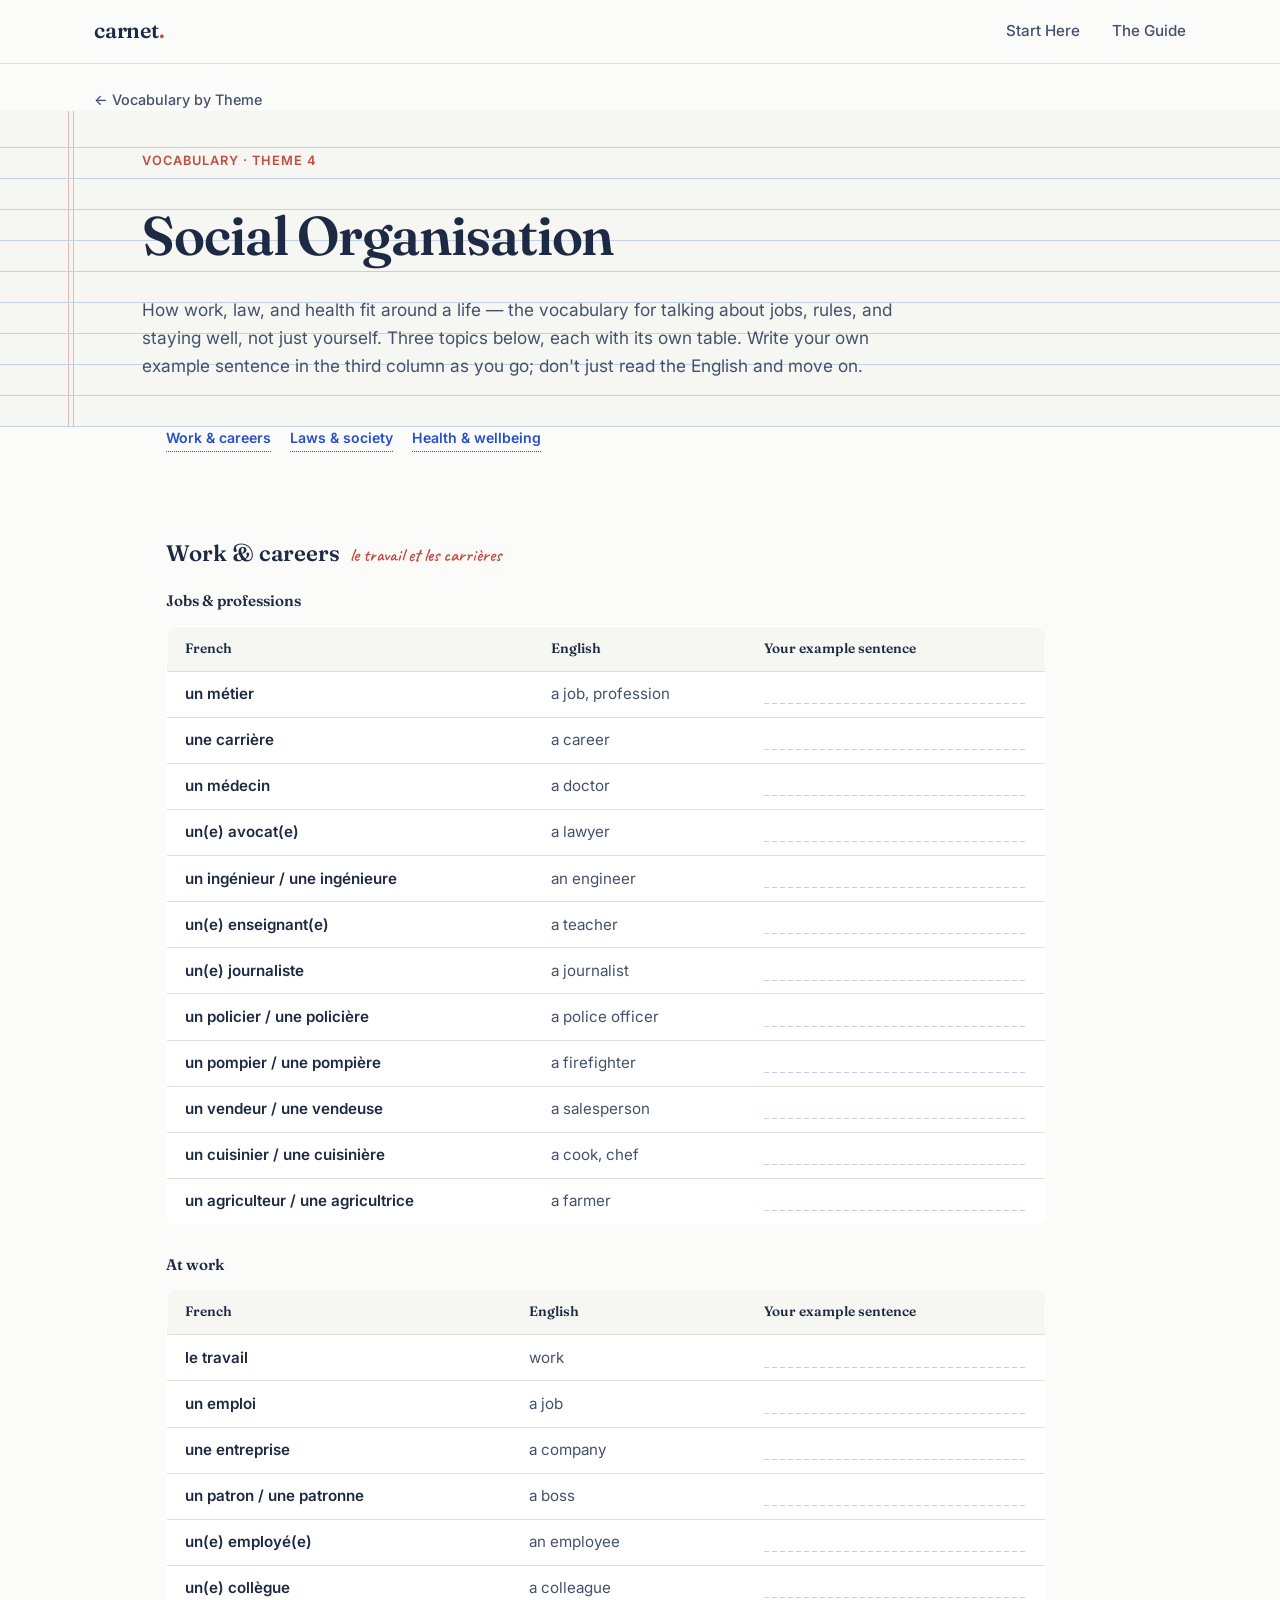
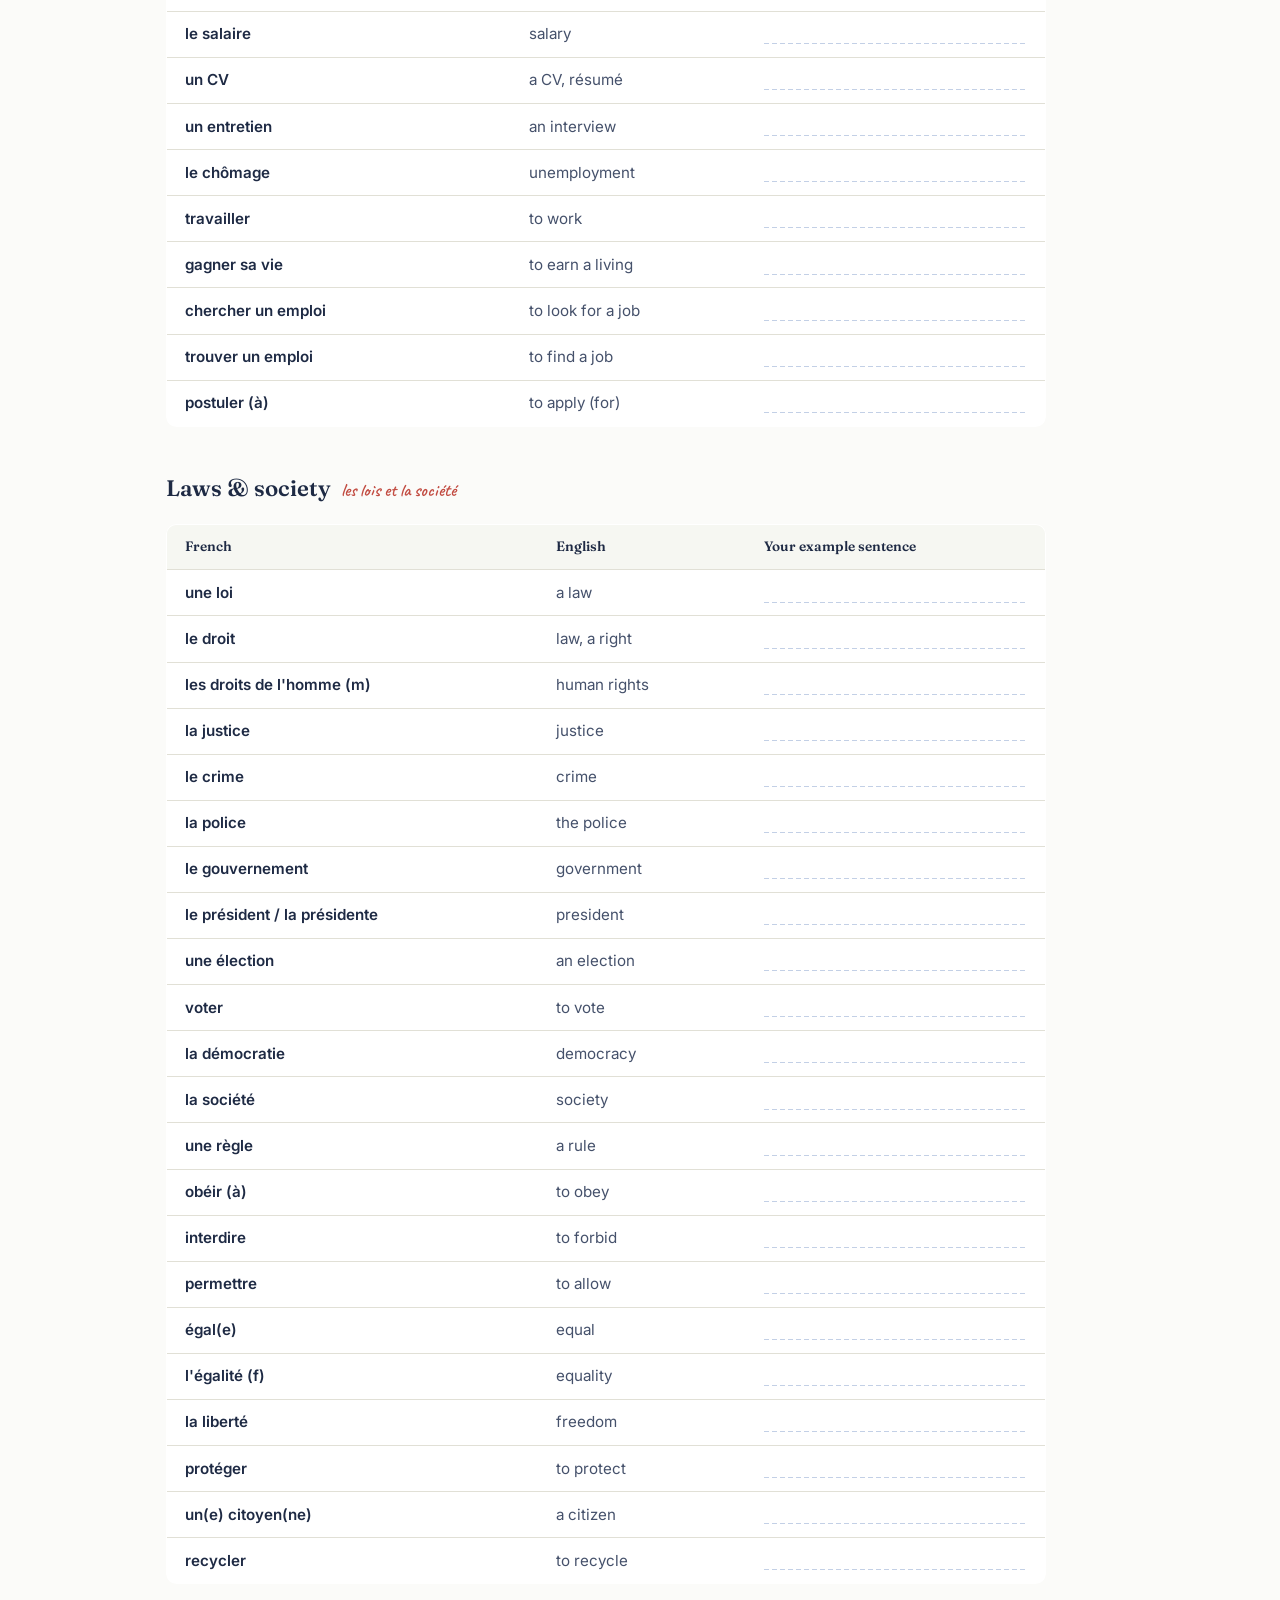
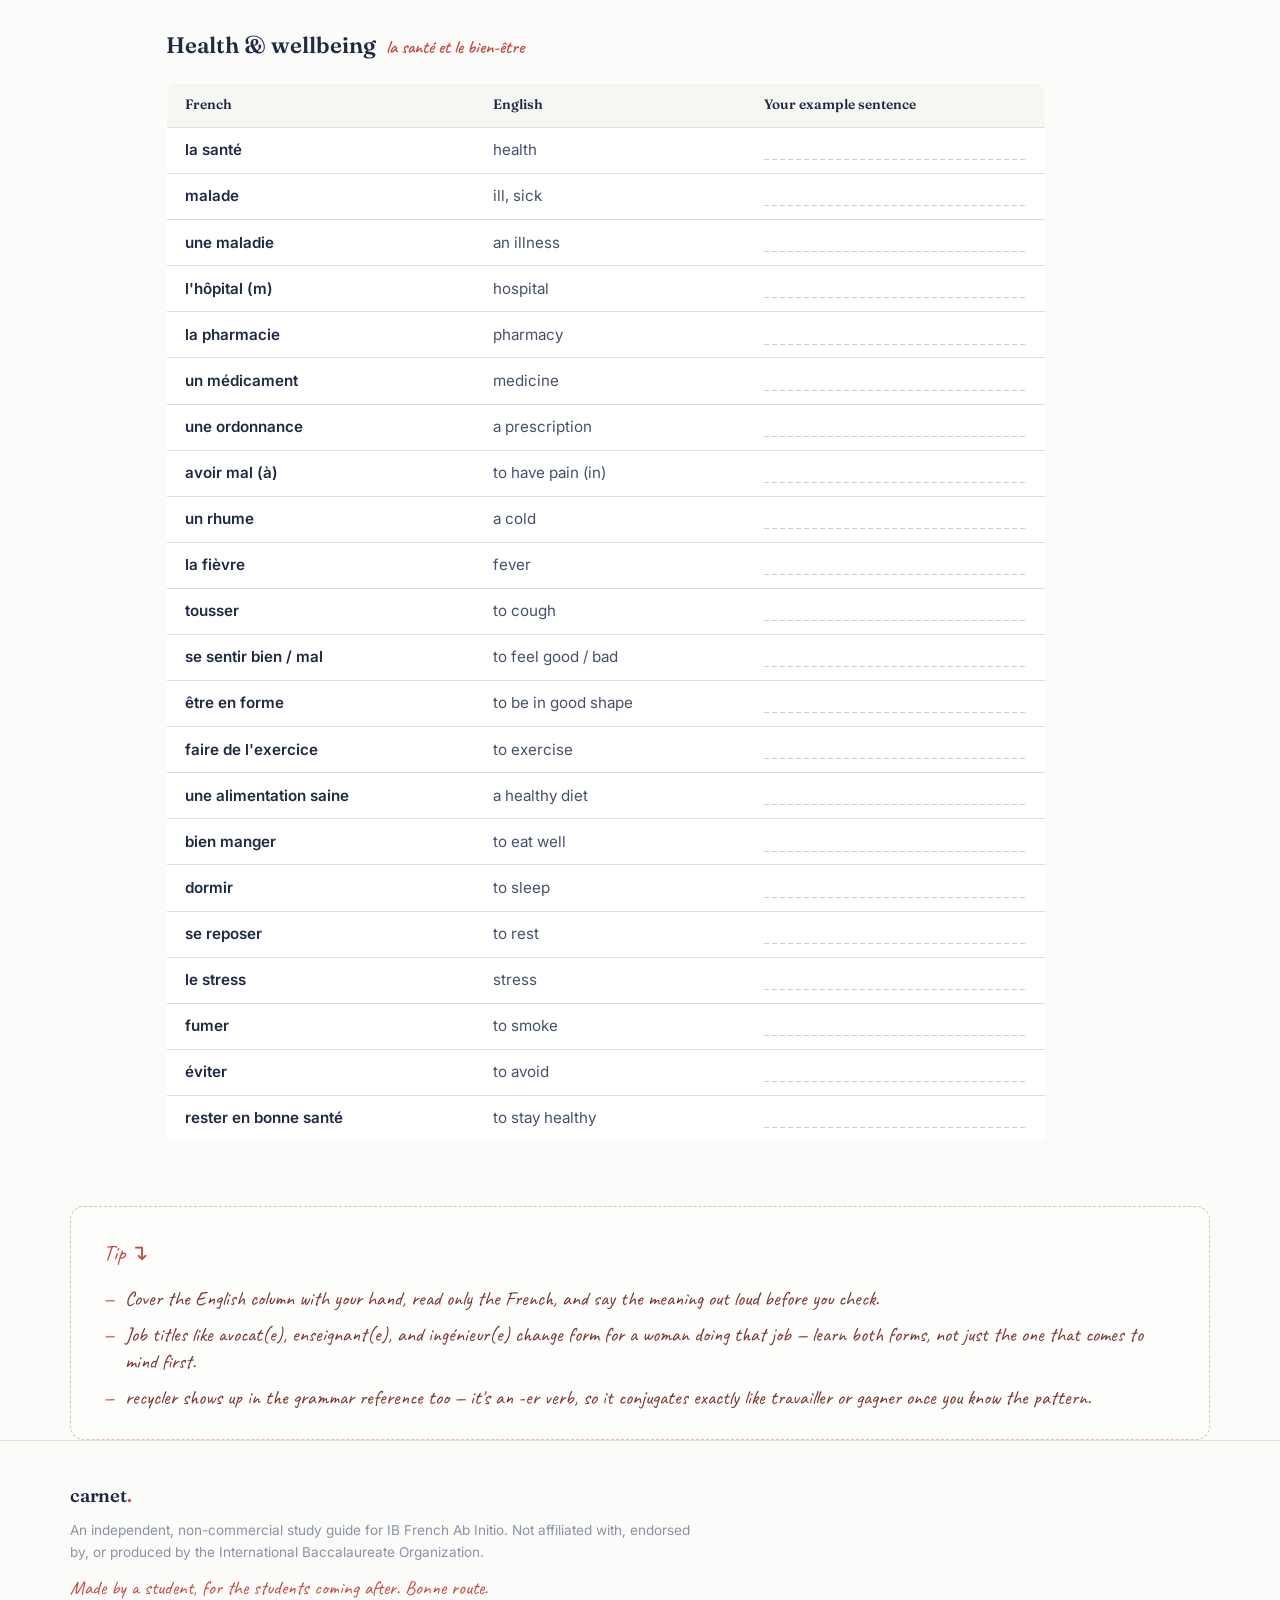
<file: vocabulary-social-organisation.html>
<!DOCTYPE html>
<html lang="en">
<head>
<meta charset="UTF-8">
<meta name="viewport" content="width=device-width, initial-scale=1.0">
<title>Social Organisation — Vocabulary | Carnet, IB French Ab Initio Guide</title>
<meta name="description" content="IB French Ab Initio vocabulary for the Social Organisation theme: work and careers, laws and society, and health and wellbeing.">

<link rel="preconnect" href="https://fonts.googleapis.com">
<link rel="preconnect" href="https://fonts.gstatic.com" crossorigin>
<link href="https://fonts.googleapis.com/css2?family=Fraunces:ital,opsz,wght@0,9..144,400;0,9..144,500;0,9..144,600;0,9..144,700;0,9..144,900;1,9..144,500;1,9..144,600&family=Inter:wght@400;500;600;700&family=Caveat:wght@600;700&display=swap" rel="stylesheet">

<style>
/* =========================================================
   Carnet — IB French Ab Initio study guide
   Design language: French school notebook (cahier Seyès
   ruling, red correction-pen ink, Bic-blue accent) rendered
   with editorial type. See design notes at bottom of file.
   ========================================================= */

:root {
  /* colour */
  --paper:        #F6F7F2;
  --paper-flat:   #FBFBF9;
  --card-bg:      #FFFFFF;
  --ink:          #1E2A44;
  --ink-soft:     #45516B;
  --muted:        #8A93A6;
  --rule-blue:    #C3D0E6;
  --rule-red:     #C24C42;
  --rule-red-soft:#E7B9B3;
  --accent-blue:  #2650C7;
  --line:         #E1E0D6;

  /* type */
  --font-display: "Fraunces", Georgia, serif;
  --font-body:    "Inter", -apple-system, BlinkMacSystemFont, "Segoe UI", sans-serif;
  --font-hand:    "Caveat", cursive;

  /* layout */
  --max-w: 1140px;
  --radius: 10px;
}

/* ---------- reset ---------- */
*, *::before, *::after { box-sizing: border-box; }
html { scroll-behavior: smooth; }
@media (prefers-reduced-motion: reduce) {
  html { scroll-behavior: auto; }
  *, *::before, *::after { animation-duration: 0.001ms !important; transition-duration: 0.001ms !important; }
}

body {
  margin: 0;
  background: var(--paper-flat);
  color: var(--ink-soft);
  font-family: var(--font-body);
  font-size: 16px;
  line-height: 1.6;
  -webkit-font-smoothing: antialiased;
}

h1, h2, h3 { font-family: var(--font-display); color: var(--ink); margin: 0; }
p { margin: 0; }
ul { margin: 0; padding: 0; list-style: none; }
a { color: inherit; text-decoration: none; }
img { max-width: 100%; display: block; }
em { color: var(--rule-red); font-style: italic; }

.sr-only {
  position: absolute; width: 1px; height: 1px;
  padding: 0; margin: -1px; overflow: hidden;
  clip: rect(0,0,0,0); white-space: nowrap; border: 0;
}

.skip-link {
  position: absolute; left: -999px; top: 0;
  background: var(--ink); color: var(--paper);
  padding: 0.75rem 1.25rem; z-index: 100;
  border-radius: 0 0 8px 0;
}
.skip-link:focus { left: 0; }

a:focus-visible,
button:focus-visible {
  outline: 2px solid var(--accent-blue);
  outline-offset: 3px;
  border-radius: 4px;
}

/* ---------- notebook ruling (signature element) ---------- */
.notebook-page {
  position: relative;
  background-color: var(--paper);
  background-image:
    repeating-linear-gradient(
      to bottom,
      transparent 0,
      transparent 30px,
      var(--rule-blue) 30px,
      var(--rule-blue) 31px
    ),
    linear-gradient(
      to right,
      transparent 0,
      transparent 68px,
      var(--rule-red-soft) 68px,
      var(--rule-red-soft) 69px,
      transparent 69px,
      transparent 73px,
      var(--rule-red-soft) 73px,
      var(--rule-red-soft) 74px,
      transparent 74px
    );
  background-position: 0 6px, 0 0;
}

@media (max-width: 640px) {
  .notebook-page { background-image:
    repeating-linear-gradient(
      to bottom, transparent 0, transparent 26px,
      var(--rule-blue) 26px, var(--rule-blue) 27px
    );
  }
}

/* ---------- top bar ---------- */
.topbar {
  position: sticky; top: 0; z-index: 50;
  background: rgba(251, 251, 249, 0.9);
  backdrop-filter: blur(6px);
  border-bottom: 1px solid var(--line);
}
.topbar__inner {
  max-width: var(--max-w);
  margin: 0 auto;
  padding: 0.9rem 1.5rem;
  display: flex;
  align-items: center;
  justify-content: space-between;
}

.wordmark {
  font-family: var(--font-display);
  font-weight: 600;
  font-size: 1.35rem;
  letter-spacing: -0.01em;
  color: var(--ink);
}
.wordmark .dot { color: var(--rule-red); }
.wordmark--small { font-size: 1.15rem; }

.topnav { display: flex; gap: 2rem; }
.topnav a {
  font-size: 0.95rem;
  font-weight: 500;
  color: var(--ink-soft);
  position: relative;
  padding-bottom: 2px;
}
.topnav a:hover { color: var(--accent-blue); }
.topnav a::after {
  content: "";
  position: absolute; left: 0; right: 0; bottom: -3px;
  height: 2px; background: var(--rule-red);
  transform: scaleX(0); transform-origin: left;
  transition: transform 0.2s ease;
}
.topnav a:hover::after { transform: scaleX(1); }

.nav-toggle {
  display: none;
  flex-direction: column;
  justify-content: center;
  gap: 5px;
  width: 36px; height: 36px;
  background: none; border: none; cursor: pointer;
}
.nav-toggle span {
  display: block; height: 2px; width: 100%;
  background: var(--ink);
}

@media (max-width: 720px) {
  .nav-toggle { display: flex; }
  .topnav {
    position: absolute; top: 100%; left: 0; right: 0;
    background: var(--paper-flat);
    flex-direction: column;
    gap: 0;
    border-bottom: 1px solid var(--line);
    max-height: 0;
    overflow: hidden;
    transition: max-height 0.25s ease;
  }
  .topnav.is-open { max-height: 200px; }
  .topnav a {
    padding: 1rem 1.5rem;
    border-top: 1px solid var(--line);
  }
  .topnav a::after { display: none; }
}

/* ---------- hero ---------- */
.hero {
  padding: 4.5rem 1.5rem 3.5rem;
}

.hero__row {
  max-width: var(--max-w);
  margin: 0 auto;
  gap: 3rem;
}

.hero__inner { padding-left: 4.5rem; }

.eyebrow {
  font-size: 0.8rem;
  font-weight: 600;
  letter-spacing: 0.08em;
  text-transform: uppercase;
  color: var(--rule-red);
  margin-bottom: 1.25rem;
}

.hero__title {
  font-size: clamp(2.75rem, 6vw, 4.75rem);
  font-weight: 600;
  line-height: 1.02;
  letter-spacing: -0.02em;
  margin-bottom: 1.5rem;
}

.hero__lede {
  max-width: 42em;
  font-size: 1.15rem;
  color: var(--ink-soft);
  margin-bottom: 2rem;
}

.hero__actions {
  display: flex;
  flex-wrap: wrap;
  gap: 1rem;
  margin-bottom: 1.1rem;
}

.btn {
  display: inline-flex;
  align-items: center;
  gap: 0.4rem;
  padding: 0.85rem 1.5rem;
  border-radius: 999px;
  font-weight: 600;
  font-size: 0.98rem;
  transition: transform 0.15s ease, box-shadow 0.15s ease, background 0.15s ease;
}
.btn--primary {
  background: var(--ink);
  color: var(--paper-flat);
}
.btn--primary:hover { background: var(--accent-blue); transform: translateY(-1px); }
.btn--ghost {
  border: 1.5px solid var(--ink);
  color: var(--ink);
}
.btn--ghost:hover { border-color: var(--accent-blue); color: var(--accent-blue); }

.hero__note {
  font-family: var(--font-hand);
  font-size: 1.25rem;
  color: var(--rule-red);
  transform: rotate(-1deg);
}

/* stat card, styled like a stamped index/exam card */
.statcard {
  background: var(--card-bg);
  border: 1px solid var(--line);
  border-radius: var(--radius);
  padding: 1.75rem 1.75rem 1.5rem;
  box-shadow: 0 18px 40px -24px rgba(30, 42, 68, 0.35);
  margin-left: 4.5rem;
  margin-right: 1.5rem;
  position: relative;
  transform: rotate(1.1deg);
}
.statcard::before {
  content: "";
  position: absolute; inset: 8px;
  border: 1px dashed var(--rule-blue);
  border-radius: 6px;
  pointer-events: none;
}
.statcard__title {
  font-family: var(--font-display);
  font-size: 1.05rem;
  font-weight: 600;
  color: var(--ink);
  margin-bottom: 1.1rem;
}
.statcard__list { display: flex; flex-direction: column; gap: 0.9rem; }
.statcard__list li {
  display: flex;
  align-items: baseline;
  gap: 0.9rem;
  padding-bottom: 0.9rem;
  border-bottom: 1px dotted var(--line);
}
.statcard__list li:last-child { border-bottom: none; padding-bottom: 0; }
.statcard__num {
  font-family: var(--font-display);
  font-weight: 700;
  font-size: 1.6rem;
  color: var(--accent-blue);
  min-width: 3.2rem;
}
.statcard__pct { font-size: 1rem; }
.statcard__label {
  font-size: 0.92rem;
  color: var(--ink-soft);
  line-height: 1.35;
}
.statcard__label small { color: var(--muted); }
.statcard__foot {
  margin-top: 1.1rem;
  padding-top: 1rem;
  border-top: 1px solid var(--line);
  font-size: 0.85rem;
  color: var(--muted);
  font-style: italic;
}

@media (min-width: 900px) {
  .hero__row { display: flex; align-items: flex-start; }
  .hero__inner { flex: 1.35; }
  .statcard { flex: 1; margin-top: 0.5rem; }
}
@media (max-width: 899px) {
  .hero__inner { padding-left: 2.25rem; }
  .statcard { margin-left: 2.25rem; margin-right: 0; margin-top: 2.5rem; transform: none; }
}
@media (max-width: 640px) {
  .hero__inner { padding-left: 1.25rem; }
  .statcard { margin-left: 1.25rem; margin-right: 1.25rem; }
}

/* ---------- section heading ---------- */
.section-heading {
  font-size: clamp(1.7rem, 3.2vw, 2.3rem);
  font-weight: 600;
  display: flex;
  align-items: baseline;
  gap: 0.85rem;
  margin-bottom: 0.5rem;
}
.section-heading__num {
  font-size: 1.1rem;
  color: var(--rule-red);
  font-weight: 700;
  letter-spacing: 0.04em;
}

/* ---------- start here ---------- */
.start-here {
  padding: 4rem 1.5rem 3rem;
}
.start-here > * { max-width: var(--max-w); margin-left: auto; margin-right: auto; }
.start-here .section-heading { padding-left: 4.5rem; }

.start-here__grid {
  display: grid;
  grid-template-columns: 1fr 1fr;
  gap: 2.5rem;
  padding-left: 4.5rem;
  padding-right: 1.5rem;
  margin-top: 2rem;
}
.start-here__block h3 {
  font-size: 1.25rem;
  font-weight: 600;
  margin-bottom: 0.85rem;
}
.start-here__block p { margin-bottom: 0.9rem; font-size: 0.98rem; }
.start-here__block p:last-child { margin-bottom: 0; }

.mini-stats { margin: 1.1rem 0; display: flex; flex-direction: column; gap: 0.7rem; }
.mini-stats li {
  font-size: 0.92rem;
  color: var(--ink-soft);
  padding-left: 1rem;
  border-left: 2px solid var(--rule-blue);
}
.mini-stats li strong {
  display: block;
  color: var(--ink);
  font-family: var(--font-display);
  font-size: 0.98rem;
  margin-bottom: 0.15rem;
}

@media (max-width: 899px) {
  .start-here .section-heading,
  .start-here__grid { padding-left: 2.25rem; }
  .start-here__grid { grid-template-columns: 1fr; gap: 2rem; }
}
@media (max-width: 640px) {
  .start-here .section-heading,
  .start-here__grid { padding-left: 1.25rem; padding-right: 1.25rem; }
}

/* marginalia — handwritten red-pen tips */
.marginalia {
  margin-top: 3rem;
  margin-left: 4.5rem;
  margin-right: 1.5rem;
  padding: 1.75rem 2rem;
  border: 1.5px dashed var(--rule-red-soft);
  border-radius: 14px;
  background: rgba(255,255,255,0.55);
}
.marginalia__title {
  font-family: var(--font-hand);
  font-size: 1.4rem;
  color: var(--rule-red);
  margin-bottom: 0.9rem;
}
.marginalia__list { display: flex; flex-direction: column; gap: 0.55rem; }
.marginalia__list li {
  font-family: var(--font-hand);
  font-size: 1.25rem;
  line-height: 1.35;
  color: #7a3530;
  position: relative;
  padding-left: 1.4rem;
}
.marginalia__list li::before {
  content: "—";
  position: absolute; left: 0;
  color: var(--rule-red);
}

@media (max-width: 899px) {
  .marginalia { margin-left: 2.25rem; }
}
@media (max-width: 640px) {
  .marginalia { margin-left: 1.25rem; margin-right: 1.25rem; padding: 1.4rem 1.5rem; }
  .marginalia__list li { font-size: 1.15rem; }
}

/* ---------- sections grid ---------- */
.sections {
  padding: 4.5rem 1.5rem 5rem;
  background: var(--paper-flat);
}
.sections__head,
.card-grid { max-width: var(--max-w); margin: 0 auto; }

.sections__intro {
  margin-top: 0.6rem;
  color: var(--muted);
  font-size: 1rem;
  max-width: 40em;
}

.card-grid {
  margin-top: 2.5rem;
  display: grid;
  grid-template-columns: repeat(2, 1fr);
  gap: 1.25rem;
}

.card {
  position: relative;
  background: var(--card-bg);
  border: 1px solid var(--line);
  border-radius: var(--radius);
  padding: 1.5rem 1.6rem 1.4rem;
  display: block;
  transition: transform 0.15s ease, box-shadow 0.15s ease, border-color 0.15s ease;
}
a.card { cursor: pointer; }
.card[aria-disabled="true"] { opacity: 0.62; }

a.card:hover {
  transform: translateY(-3px);
  border-color: var(--accent-blue);
  box-shadow: 0 18px 34px -24px rgba(30, 42, 68, 0.45);
}

.card__num {
  display: block;
  font-family: var(--font-display);
  font-weight: 700;
  font-size: 1.5rem;
  color: var(--rule-blue);
  margin-bottom: 0.6rem;
}
.card--live .card__num { color: var(--rule-red); }

.card__badge {
  position: absolute;
  top: 1.5rem; right: 1.5rem;
  font-size: 0.7rem;
  font-weight: 600;
  letter-spacing: 0.03em;
  text-transform: uppercase;
  color: var(--muted);
  border: 1px solid var(--line);
  border-radius: 999px;
  padding: 0.25rem 0.65rem;
}
.card__badge--live {
  color: #1F7A4D;
  border-color: #B9DFC7;
  background: #EEF8F1;
}

.card__title {
  font-size: 1.15rem;
  font-weight: 600;
  margin-bottom: 0.5rem;
  padding-right: 5.5rem;
}
.card__desc {
  font-size: 0.92rem;
  color: var(--ink-soft);
  line-height: 1.5;
}

@media (max-width: 720px) {
  .card-grid { grid-template-columns: 1fr; }
  .card__title { padding-right: 6rem; }
}

/* ---------- footer ---------- */
.footer {
  border-top: 1px solid var(--line);
  padding: 2.5rem 1.5rem 3rem;
  background: var(--paper-flat);
}
.footer__inner {
  max-width: var(--max-w);
  margin: 0 auto;
  display: flex;
  flex-direction: column;
  gap: 0.6rem;
}
.footer__text {
  font-size: 0.85rem;
  color: var(--muted);
  max-width: 46em;
}
.footer__signoff {
  font-family: var(--font-hand);
  font-size: 1.2rem;
  color: var(--rule-red);
}

/* ---------- sub-page breadcrumb ---------- */
.breadcrumb {
  display: block;
  max-width: var(--max-w);
  margin: 1.5rem auto 0;
  padding: 0 1.5rem;
  font-size: 0.9rem;
  font-weight: 500;
  color: var(--ink-soft);
}
.breadcrumb:hover { color: var(--accent-blue); }

/* ---------- sub-page hero (smaller version of homepage hero) ---------- */
.page-hero {
  padding: 2.5rem 1.5rem 3rem;
}
.page-hero__inner {
  max-width: var(--max-w);
  margin: 0 auto;
  padding-left: 4.5rem;
}
.page-hero__title {
  font-size: clamp(2.2rem, 4.5vw, 3.4rem);
  font-weight: 600;
  letter-spacing: -0.02em;
  margin-bottom: 1.1rem;
}
.page-hero__lede {
  max-width: 46em;
  font-size: 1.08rem;
  color: var(--ink-soft);
}
@media (max-width: 899px) {
  .page-hero__inner { padding-left: 2.25rem; }
}
@media (max-width: 640px) {
  .page-hero__inner { padding-left: 1.25rem; }
}

/* ---------- jump nav (in-page anchor links) ---------- */
.jump-nav {
  max-width: var(--max-w);
  margin: 0 auto;
  padding: 0 1.5rem 2.5rem 6rem;
  display: flex;
  flex-wrap: wrap;
  gap: 0.6rem 1.2rem;
}
.jump-nav a {
  font-size: 0.88rem;
  font-weight: 600;
  color: var(--accent-blue);
  border-bottom: 1px dotted var(--accent-blue);
  padding-bottom: 1px;
}
.jump-nav a:hover { color: var(--rule-red); border-color: var(--rule-red); }
@media (max-width: 899px) {
  .jump-nav { padding-left: 3.75rem; }
}
@media (max-width: 640px) {
  .jump-nav { padding-left: 1.75rem; }
}

/* ---------- theme topic blocks + vocab tables ---------- */
.topic {
  max-width: var(--max-w);
  margin: 0 auto;
  padding: 2.75rem 1.5rem 0 6rem;
  scroll-margin-top: 5.5rem;
}
.topic:last-of-type { padding-bottom: 3rem; }
@media (max-width: 899px) {
  .topic { padding-left: 3.75rem; }
}
@media (max-width: 640px) {
  .topic { padding-left: 1.75rem; padding-right: 1.25rem; }
}

.topic__title {
  font-size: 1.4rem;
  font-weight: 600;
  margin-bottom: 1.1rem;
  display: flex;
  align-items: baseline;
  gap: 0.6rem;
}
.topic__title span {
  font-family: var(--font-hand);
  font-size: 1.15rem;
  color: var(--rule-red);
}

.topic__sublabel {
  font-family: var(--font-display);
  font-weight: 600;
  font-size: 0.95rem;
  color: var(--ink);
  margin: 1.75rem 0 0.75rem;
}
.topic__sublabel:first-of-type { margin-top: 0; }

.table-scroll {
  max-width: 880px;
  overflow-x: auto;
  -webkit-overflow-scrolling: touch;
  border-radius: var(--radius);
}

.vocab-table {
  width: 100%;
  max-width: 880px;
  border-collapse: collapse;
  background: var(--card-bg);
  border: 1px solid var(--line);
  border-radius: var(--radius);
  overflow: hidden;
}.vocab-table th {
  text-align: left;
  font-family: var(--font-display);
  font-size: 0.85rem;
  font-weight: 600;
  color: var(--ink);
  background: var(--paper);
  padding: 0.7rem 1.1rem;
  border-bottom: 1px solid var(--line);
}
.vocab-table td {
  padding: 0.65rem 1.1rem;
  font-size: 0.95rem;
  color: var(--ink-soft);
  border-bottom: 1px solid var(--line);
  vertical-align: top;
}
.vocab-table tr:last-child td { border-bottom: none; }
.vocab-table td.fr { font-weight: 600; color: var(--ink); white-space: nowrap; }
.vocab-table th:nth-child(3), .vocab-table td:nth-child(3) { width: 34%; }
.vocab-table td.blank {
  position: relative;
}
.vocab-table td.blank::after {
  content: "";
  display: block;
  height: 1px;
  margin-top: 1.3rem;
  background-image: linear-gradient(to right, var(--rule-blue) 60%, transparent 0%);
  background-size: 8px 1px;
  background-repeat: repeat-x;
}

@media (max-width: 640px) {
  .vocab-table { font-size: 0.85rem; min-width: 560px; }
  .vocab-table th, .vocab-table td { padding: 0.55rem 0.7rem; }
  .table-scroll { border: 1px solid var(--line); }
  .table-scroll .vocab-table { border: none; border-radius: 0; }
}

/* =========================================================
   Design notes (kept for future passes):
   Signature = cahier Seyès ruling (horizontal rule + double
   red margin) applied only to the "written" sections (hero,
   start-here), left plain for the sitemap/card grid — so the
   notebook motif reads as a place, not a texture slapped on
   everything. Handwriting face reserved strictly for the
   red-ink marginalia, never for real content, so it stays a
   garnish rather than a readability problem.
   ========================================================= */

</style>
</head>
<body>

<a class="skip-link" href="#main">Skip to content</a>

<header class="topbar">
  <div class="topbar__inner">
    <a href="index.html" class="wordmark">carnet<span class="dot">.</span></a>

    <button class="nav-toggle" id="navToggle" aria-expanded="false" aria-controls="topnav">
      <span></span><span></span><span></span>
      <span class="sr-only">Menu</span>
    </button>

    <nav class="topnav" id="topnav" aria-label="Primary">
      <a href="index.html#start-here">Start Here</a>
      <a href="index.html#sections">The Guide</a>
    </nav>
  </div>
</header>

<main id="main">

  <a class="breadcrumb" href="vocabulary.html">← Vocabulary by Theme</a>

  <section class="page-hero notebook-page">
    <div class="page-hero__inner">
      <p class="eyebrow">Vocabulary · Theme 4</p>
      <h1 class="page-hero__title">Social Organisation</h1>
      <p class="page-hero__lede">How work, law, and health fit around a life — the vocabulary for talking about jobs, rules, and staying well, not just yourself. Three topics below, each with its own table. Write your own example sentence in the third column as you go; don't just read the English and move on.</p>
    </div>
  </section>

  <nav class="jump-nav" aria-label="Jump to topic">
    <a href="#work">Work &amp; careers</a>
    <a href="#laws">Laws &amp; society</a>
    <a href="#health">Health &amp; wellbeing</a>
  </nav>

  <section class="topic" id="work">
    <h2 class="topic__title">Work &amp; careers <span>le travail et les carrières</span></h2>
    <p class="topic__sublabel">Jobs &amp; professions</p>
    <div class="table-scroll">
    <table class="vocab-table">
      <thead><tr><th>French</th><th>English</th><th>Your example sentence</th></tr></thead>
      <tbody>
        <tr><td class="fr">un métier</td><td>a job, profession</td><td class="blank"></td></tr>
        <tr><td class="fr">une carrière</td><td>a career</td><td class="blank"></td></tr>
        <tr><td class="fr">un médecin</td><td>a doctor</td><td class="blank"></td></tr>
        <tr><td class="fr">un(e) avocat(e)</td><td>a lawyer</td><td class="blank"></td></tr>
        <tr><td class="fr">un ingénieur / une ingénieure</td><td>an engineer</td><td class="blank"></td></tr>
        <tr><td class="fr">un(e) enseignant(e)</td><td>a teacher</td><td class="blank"></td></tr>
        <tr><td class="fr">un(e) journaliste</td><td>a journalist</td><td class="blank"></td></tr>
        <tr><td class="fr">un policier / une policière</td><td>a police officer</td><td class="blank"></td></tr>
        <tr><td class="fr">un pompier / une pompière</td><td>a firefighter</td><td class="blank"></td></tr>
        <tr><td class="fr">un vendeur / une vendeuse</td><td>a salesperson</td><td class="blank"></td></tr>
        <tr><td class="fr">un cuisinier / une cuisinière</td><td>a cook, chef</td><td class="blank"></td></tr>
        <tr><td class="fr">un agriculteur / une agricultrice</td><td>a farmer</td><td class="blank"></td></tr>
      </tbody>
    </table>
    </div>
    <p class="topic__sublabel">At work</p>
    <div class="table-scroll">
    <table class="vocab-table">
      <thead><tr><th>French</th><th>English</th><th>Your example sentence</th></tr></thead>
      <tbody>
        <tr><td class="fr">le travail</td><td>work</td><td class="blank"></td></tr>
        <tr><td class="fr">un emploi</td><td>a job</td><td class="blank"></td></tr>
        <tr><td class="fr">une entreprise</td><td>a company</td><td class="blank"></td></tr>
        <tr><td class="fr">un patron / une patronne</td><td>a boss</td><td class="blank"></td></tr>
        <tr><td class="fr">un(e) employé(e)</td><td>an employee</td><td class="blank"></td></tr>
        <tr><td class="fr">un(e) collègue</td><td>a colleague</td><td class="blank"></td></tr>
        <tr><td class="fr">le salaire</td><td>salary</td><td class="blank"></td></tr>
        <tr><td class="fr">un CV</td><td>a CV, résumé</td><td class="blank"></td></tr>
        <tr><td class="fr">un entretien</td><td>an interview</td><td class="blank"></td></tr>
        <tr><td class="fr">le chômage</td><td>unemployment</td><td class="blank"></td></tr>
        <tr><td class="fr">travailler</td><td>to work</td><td class="blank"></td></tr>
        <tr><td class="fr">gagner sa vie</td><td>to earn a living</td><td class="blank"></td></tr>
        <tr><td class="fr">chercher un emploi</td><td>to look for a job</td><td class="blank"></td></tr>
        <tr><td class="fr">trouver un emploi</td><td>to find a job</td><td class="blank"></td></tr>
        <tr><td class="fr">postuler (à)</td><td>to apply (for)</td><td class="blank"></td></tr>
      </tbody>
    </table>
    </div>
  </section>

  <section class="topic" id="laws">
    <h2 class="topic__title">Laws &amp; society <span>les lois et la société</span></h2>
    <div class="table-scroll">
    <table class="vocab-table">
      <thead><tr><th>French</th><th>English</th><th>Your example sentence</th></tr></thead>
      <tbody>
        <tr><td class="fr">une loi</td><td>a law</td><td class="blank"></td></tr>
        <tr><td class="fr">le droit</td><td>law, a right</td><td class="blank"></td></tr>
        <tr><td class="fr">les droits de l'homme (m)</td><td>human rights</td><td class="blank"></td></tr>
        <tr><td class="fr">la justice</td><td>justice</td><td class="blank"></td></tr>
        <tr><td class="fr">le crime</td><td>crime</td><td class="blank"></td></tr>
        <tr><td class="fr">la police</td><td>the police</td><td class="blank"></td></tr>
        <tr><td class="fr">le gouvernement</td><td>government</td><td class="blank"></td></tr>
        <tr><td class="fr">le président / la présidente</td><td>president</td><td class="blank"></td></tr>
        <tr><td class="fr">une élection</td><td>an election</td><td class="blank"></td></tr>
        <tr><td class="fr">voter</td><td>to vote</td><td class="blank"></td></tr>
        <tr><td class="fr">la démocratie</td><td>democracy</td><td class="blank"></td></tr>
        <tr><td class="fr">la société</td><td>society</td><td class="blank"></td></tr>
        <tr><td class="fr">une règle</td><td>a rule</td><td class="blank"></td></tr>
        <tr><td class="fr">obéir (à)</td><td>to obey</td><td class="blank"></td></tr>
        <tr><td class="fr">interdire</td><td>to forbid</td><td class="blank"></td></tr>
        <tr><td class="fr">permettre</td><td>to allow</td><td class="blank"></td></tr>
        <tr><td class="fr">égal(e)</td><td>equal</td><td class="blank"></td></tr>
        <tr><td class="fr">l'égalité (f)</td><td>equality</td><td class="blank"></td></tr>
        <tr><td class="fr">la liberté</td><td>freedom</td><td class="blank"></td></tr>
        <tr><td class="fr">protéger</td><td>to protect</td><td class="blank"></td></tr>
        <tr><td class="fr">un(e) citoyen(ne)</td><td>a citizen</td><td class="blank"></td></tr>
        <tr><td class="fr">recycler</td><td>to recycle</td><td class="blank"></td></tr>
      </tbody>
    </table>
    </div>
  </section>

  <section class="topic" id="health">
    <h2 class="topic__title">Health &amp; wellbeing <span>la santé et le bien-être</span></h2>
    <div class="table-scroll">
    <table class="vocab-table">
      <thead><tr><th>French</th><th>English</th><th>Your example sentence</th></tr></thead>
      <tbody>
        <tr><td class="fr">la santé</td><td>health</td><td class="blank"></td></tr>
        <tr><td class="fr">malade</td><td>ill, sick</td><td class="blank"></td></tr>
        <tr><td class="fr">une maladie</td><td>an illness</td><td class="blank"></td></tr>
        <tr><td class="fr">l'hôpital (m)</td><td>hospital</td><td class="blank"></td></tr>
        <tr><td class="fr">la pharmacie</td><td>pharmacy</td><td class="blank"></td></tr>
        <tr><td class="fr">un médicament</td><td>medicine</td><td class="blank"></td></tr>
        <tr><td class="fr">une ordonnance</td><td>a prescription</td><td class="blank"></td></tr>
        <tr><td class="fr">avoir mal (à)</td><td>to have pain (in)</td><td class="blank"></td></tr>
        <tr><td class="fr">un rhume</td><td>a cold</td><td class="blank"></td></tr>
        <tr><td class="fr">la fièvre</td><td>fever</td><td class="blank"></td></tr>
        <tr><td class="fr">tousser</td><td>to cough</td><td class="blank"></td></tr>
        <tr><td class="fr">se sentir bien / mal</td><td>to feel good / bad</td><td class="blank"></td></tr>
        <tr><td class="fr">être en forme</td><td>to be in good shape</td><td class="blank"></td></tr>
        <tr><td class="fr">faire de l'exercice</td><td>to exercise</td><td class="blank"></td></tr>
        <tr><td class="fr">une alimentation saine</td><td>a healthy diet</td><td class="blank"></td></tr>
        <tr><td class="fr">bien manger</td><td>to eat well</td><td class="blank"></td></tr>
        <tr><td class="fr">dormir</td><td>to sleep</td><td class="blank"></td></tr>
        <tr><td class="fr">se reposer</td><td>to rest</td><td class="blank"></td></tr>
        <tr><td class="fr">le stress</td><td>stress</td><td class="blank"></td></tr>
        <tr><td class="fr">fumer</td><td>to smoke</td><td class="blank"></td></tr>
        <tr><td class="fr">éviter</td><td>to avoid</td><td class="blank"></td></tr>
        <tr><td class="fr">rester en bonne santé</td><td>to stay healthy</td><td class="blank"></td></tr>
      </tbody>
    </table>
    </div>
  </section>

  <div class="marginalia" style="max-width: 1140px; margin-left: auto; margin-right: auto; margin-top: 1rem;" aria-label="Study tip">
    <p class="marginalia__title">Tip <span aria-hidden="true">↴</span></p>
    <ul class="marginalia__list">
      <li>Cover the English column with your hand, read only the French, and say the meaning out loud before you check.</li>
      <li>Job titles like avocat(e), enseignant(e), and ingénieur(e) change form for a woman doing that job — learn both forms, not just the one that comes to mind first.</li>
      <li>recycler shows up in the grammar reference too — it's an -er verb, so it conjugates exactly like travailler or gagner once you know the pattern.</li>
    </ul>
  </div>

</main>

<footer class="footer">
  <div class="footer__inner">
    <a href="index.html" class="wordmark wordmark--small">carnet<span class="dot">.</span></a>
    <p class="footer__text">An independent, non-commercial study guide for IB French Ab Initio. Not affiliated with, endorsed by, or produced by the International Baccalaureate Organization.</p>
    <p class="footer__signoff">Made by a student, for the students coming after. Bonne route.</p>
  </div>
</footer>

<script>
(function () {
  const toggle = document.getElementById('navToggle');
  const nav = document.getElementById('topnav');
  if (!toggle || !nav) return;

  toggle.addEventListener('click', function () {
    const isOpen = nav.classList.toggle('is-open');
    toggle.setAttribute('aria-expanded', isOpen ? 'true' : 'false');
  });

  nav.querySelectorAll('a').forEach(function (link) {
    link.addEventListener('click', function () {
      nav.classList.remove('is-open');
      toggle.setAttribute('aria-expanded', 'false');
    });
  });
})();

</script>
</body>
</html>
</file>
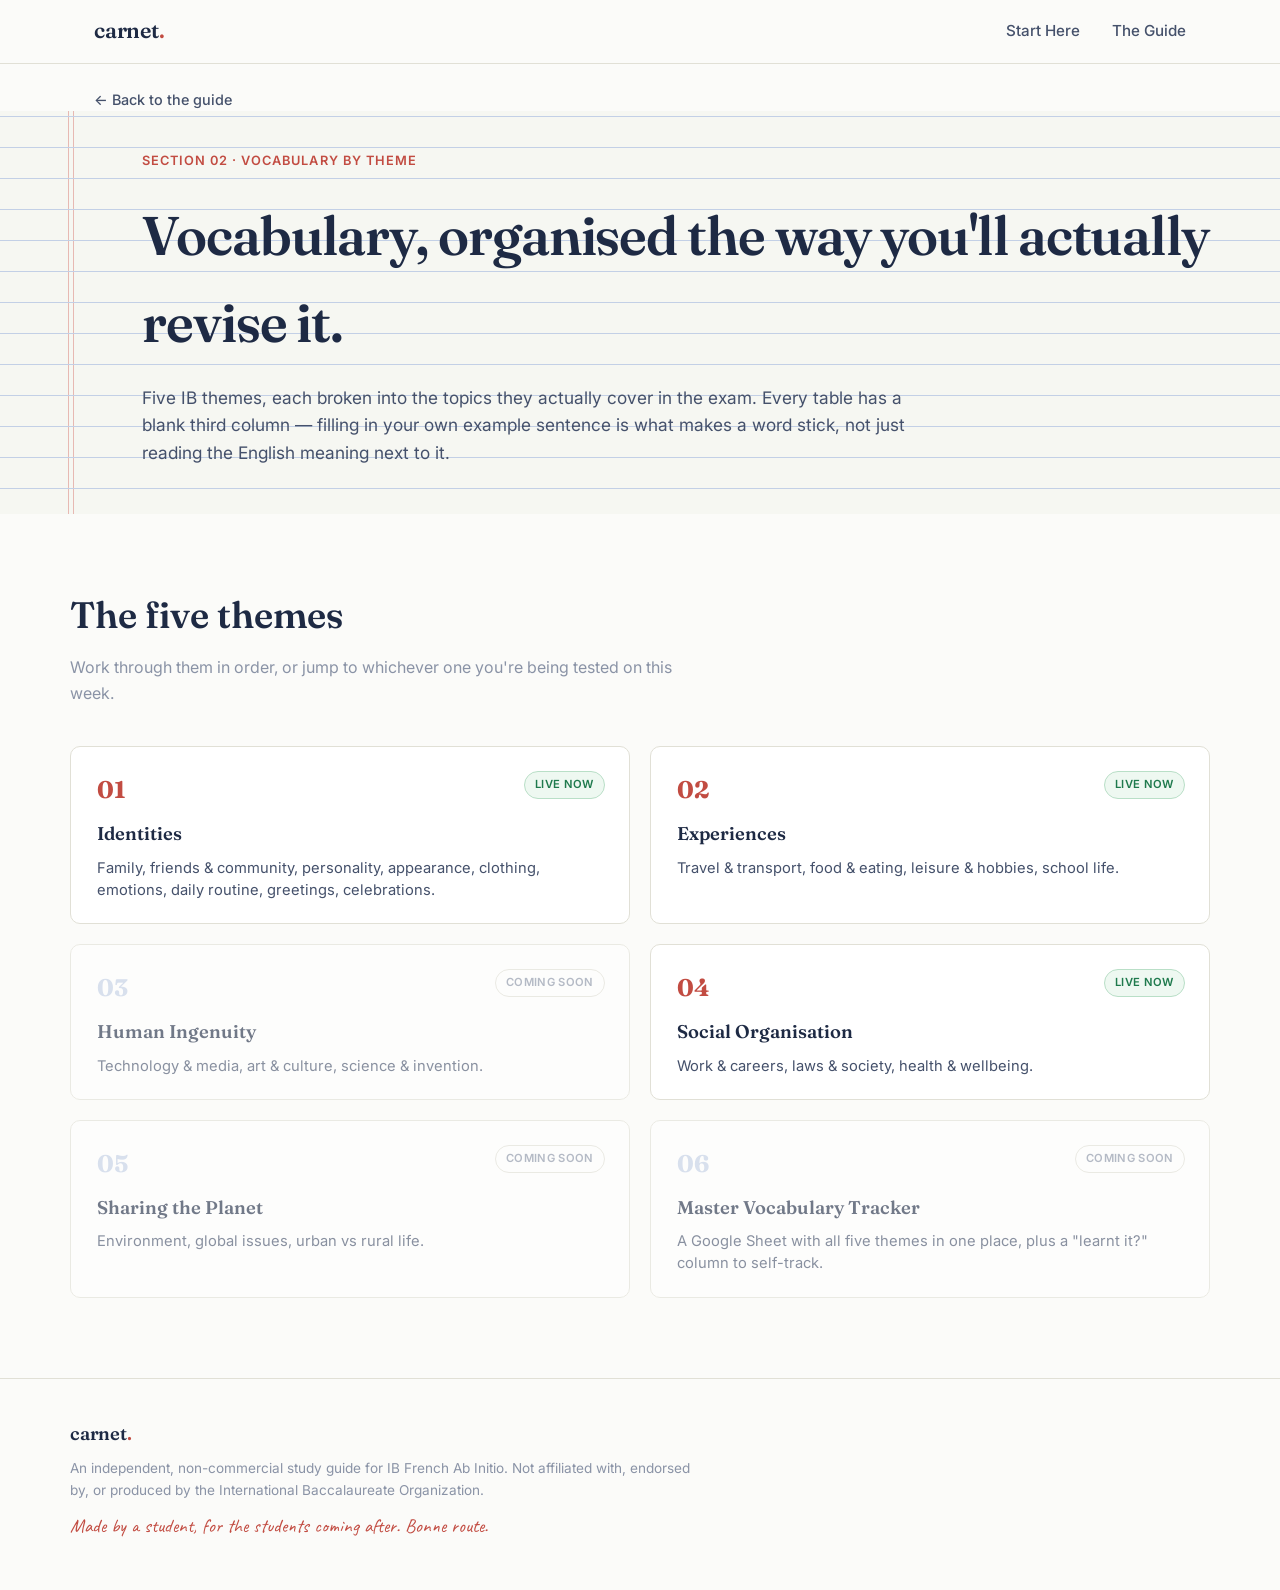
<file: vocabulary.html>
<!DOCTYPE html>
<html lang="en">
<head>
<meta charset="UTF-8">
<meta name="viewport" content="width=device-width, initial-scale=1.0">
<title>Vocabulary by Theme — Carnet, IB French Ab Initio Guide</title>
<meta name="description" content="Vocabulary for IB French Ab Initio SL, organised into the five IB themes and their topics, with space to write your own example sentences.">

<link rel="preconnect" href="https://fonts.googleapis.com">
<link rel="preconnect" href="https://fonts.gstatic.com" crossorigin>
<link href="https://fonts.googleapis.com/css2?family=Fraunces:ital,opsz,wght@0,9..144,400;0,9..144,500;0,9..144,600;0,9..144,700;0,9..144,900;1,9..144,500;1,9..144,600&family=Inter:wght@400;500;600;700&family=Caveat:wght@600;700&display=swap" rel="stylesheet">

<style>
/* =========================================================
   Carnet — IB French Ab Initio study guide
   Design language: French school notebook (cahier Seyès
   ruling, red correction-pen ink, Bic-blue accent) rendered
   with editorial type. See design notes at bottom of file.
   ========================================================= */

:root {
  /* colour */
  --paper:        #F6F7F2;
  --paper-flat:   #FBFBF9;
  --card-bg:      #FFFFFF;
  --ink:          #1E2A44;
  --ink-soft:     #45516B;
  --muted:        #8A93A6;
  --rule-blue:    #C3D0E6;
  --rule-red:     #C24C42;
  --rule-red-soft:#E7B9B3;
  --accent-blue:  #2650C7;
  --line:         #E1E0D6;

  /* type */
  --font-display: "Fraunces", Georgia, serif;
  --font-body:    "Inter", -apple-system, BlinkMacSystemFont, "Segoe UI", sans-serif;
  --font-hand:    "Caveat", cursive;

  /* layout */
  --max-w: 1140px;
  --radius: 10px;
}

/* ---------- reset ---------- */
*, *::before, *::after { box-sizing: border-box; }
html { scroll-behavior: smooth; }
@media (prefers-reduced-motion: reduce) {
  html { scroll-behavior: auto; }
  *, *::before, *::after { animation-duration: 0.001ms !important; transition-duration: 0.001ms !important; }
}

body {
  margin: 0;
  background: var(--paper-flat);
  color: var(--ink-soft);
  font-family: var(--font-body);
  font-size: 16px;
  line-height: 1.6;
  -webkit-font-smoothing: antialiased;
}

h1, h2, h3 { font-family: var(--font-display); color: var(--ink); margin: 0; }
p { margin: 0; }
ul { margin: 0; padding: 0; list-style: none; }
a { color: inherit; text-decoration: none; }
img { max-width: 100%; display: block; }
em { color: var(--rule-red); font-style: italic; }

.sr-only {
  position: absolute; width: 1px; height: 1px;
  padding: 0; margin: -1px; overflow: hidden;
  clip: rect(0,0,0,0); white-space: nowrap; border: 0;
}

.skip-link {
  position: absolute; left: -999px; top: 0;
  background: var(--ink); color: var(--paper);
  padding: 0.75rem 1.25rem; z-index: 100;
  border-radius: 0 0 8px 0;
}
.skip-link:focus { left: 0; }

a:focus-visible,
button:focus-visible {
  outline: 2px solid var(--accent-blue);
  outline-offset: 3px;
  border-radius: 4px;
}

/* ---------- notebook ruling (signature element) ---------- */
.notebook-page {
  position: relative;
  background-color: var(--paper);
  background-image:
    repeating-linear-gradient(
      to bottom,
      transparent 0,
      transparent 30px,
      var(--rule-blue) 30px,
      var(--rule-blue) 31px
    ),
    linear-gradient(
      to right,
      transparent 0,
      transparent 68px,
      var(--rule-red-soft) 68px,
      var(--rule-red-soft) 69px,
      transparent 69px,
      transparent 73px,
      var(--rule-red-soft) 73px,
      var(--rule-red-soft) 74px,
      transparent 74px
    );
  background-position: 0 6px, 0 0;
}

@media (max-width: 640px) {
  .notebook-page { background-image:
    repeating-linear-gradient(
      to bottom, transparent 0, transparent 26px,
      var(--rule-blue) 26px, var(--rule-blue) 27px
    );
  }
}

/* ---------- top bar ---------- */
.topbar {
  position: sticky; top: 0; z-index: 50;
  background: rgba(251, 251, 249, 0.9);
  backdrop-filter: blur(6px);
  border-bottom: 1px solid var(--line);
}
.topbar__inner {
  max-width: var(--max-w);
  margin: 0 auto;
  padding: 0.9rem 1.5rem;
  display: flex;
  align-items: center;
  justify-content: space-between;
}

.wordmark {
  font-family: var(--font-display);
  font-weight: 600;
  font-size: 1.35rem;
  letter-spacing: -0.01em;
  color: var(--ink);
}
.wordmark .dot { color: var(--rule-red); }
.wordmark--small { font-size: 1.15rem; }

.topnav { display: flex; gap: 2rem; }
.topnav a {
  font-size: 0.95rem;
  font-weight: 500;
  color: var(--ink-soft);
  position: relative;
  padding-bottom: 2px;
}
.topnav a:hover { color: var(--accent-blue); }
.topnav a::after {
  content: "";
  position: absolute; left: 0; right: 0; bottom: -3px;
  height: 2px; background: var(--rule-red);
  transform: scaleX(0); transform-origin: left;
  transition: transform 0.2s ease;
}
.topnav a:hover::after { transform: scaleX(1); }

.nav-toggle {
  display: none;
  flex-direction: column;
  justify-content: center;
  gap: 5px;
  width: 36px; height: 36px;
  background: none; border: none; cursor: pointer;
}
.nav-toggle span {
  display: block; height: 2px; width: 100%;
  background: var(--ink);
}

@media (max-width: 720px) {
  .nav-toggle { display: flex; }
  .topnav {
    position: absolute; top: 100%; left: 0; right: 0;
    background: var(--paper-flat);
    flex-direction: column;
    gap: 0;
    border-bottom: 1px solid var(--line);
    max-height: 0;
    overflow: hidden;
    transition: max-height 0.25s ease;
  }
  .topnav.is-open { max-height: 200px; }
  .topnav a {
    padding: 1rem 1.5rem;
    border-top: 1px solid var(--line);
  }
  .topnav a::after { display: none; }
}

/* ---------- hero ---------- */
.hero {
  padding: 4.5rem 1.5rem 3.5rem;
}

.hero__row {
  max-width: var(--max-w);
  margin: 0 auto;
  gap: 3rem;
}

.hero__inner { padding-left: 4.5rem; }

.eyebrow {
  font-size: 0.8rem;
  font-weight: 600;
  letter-spacing: 0.08em;
  text-transform: uppercase;
  color: var(--rule-red);
  margin-bottom: 1.25rem;
}

.hero__title {
  font-size: clamp(2.75rem, 6vw, 4.75rem);
  font-weight: 600;
  line-height: 1.02;
  letter-spacing: -0.02em;
  margin-bottom: 1.5rem;
}

.hero__lede {
  max-width: 42em;
  font-size: 1.15rem;
  color: var(--ink-soft);
  margin-bottom: 2rem;
}

.hero__actions {
  display: flex;
  flex-wrap: wrap;
  gap: 1rem;
  margin-bottom: 1.1rem;
}

.btn {
  display: inline-flex;
  align-items: center;
  gap: 0.4rem;
  padding: 0.85rem 1.5rem;
  border-radius: 999px;
  font-weight: 600;
  font-size: 0.98rem;
  transition: transform 0.15s ease, box-shadow 0.15s ease, background 0.15s ease;
}
.btn--primary {
  background: var(--ink);
  color: var(--paper-flat);
}
.btn--primary:hover { background: var(--accent-blue); transform: translateY(-1px); }
.btn--ghost {
  border: 1.5px solid var(--ink);
  color: var(--ink);
}
.btn--ghost:hover { border-color: var(--accent-blue); color: var(--accent-blue); }

.hero__note {
  font-family: var(--font-hand);
  font-size: 1.25rem;
  color: var(--rule-red);
  transform: rotate(-1deg);
}

/* stat card, styled like a stamped index/exam card */
.statcard {
  background: var(--card-bg);
  border: 1px solid var(--line);
  border-radius: var(--radius);
  padding: 1.75rem 1.75rem 1.5rem;
  box-shadow: 0 18px 40px -24px rgba(30, 42, 68, 0.35);
  margin-left: 4.5rem;
  margin-right: 1.5rem;
  position: relative;
  transform: rotate(1.1deg);
}
.statcard::before {
  content: "";
  position: absolute; inset: 8px;
  border: 1px dashed var(--rule-blue);
  border-radius: 6px;
  pointer-events: none;
}
.statcard__title {
  font-family: var(--font-display);
  font-size: 1.05rem;
  font-weight: 600;
  color: var(--ink);
  margin-bottom: 1.1rem;
}
.statcard__list { display: flex; flex-direction: column; gap: 0.9rem; }
.statcard__list li {
  display: flex;
  align-items: baseline;
  gap: 0.9rem;
  padding-bottom: 0.9rem;
  border-bottom: 1px dotted var(--line);
}
.statcard__list li:last-child { border-bottom: none; padding-bottom: 0; }
.statcard__num {
  font-family: var(--font-display);
  font-weight: 700;
  font-size: 1.6rem;
  color: var(--accent-blue);
  min-width: 3.2rem;
}
.statcard__pct { font-size: 1rem; }
.statcard__label {
  font-size: 0.92rem;
  color: var(--ink-soft);
  line-height: 1.35;
}
.statcard__label small { color: var(--muted); }
.statcard__foot {
  margin-top: 1.1rem;
  padding-top: 1rem;
  border-top: 1px solid var(--line);
  font-size: 0.85rem;
  color: var(--muted);
  font-style: italic;
}

@media (min-width: 900px) {
  .hero__row { display: flex; align-items: flex-start; }
  .hero__inner { flex: 1.35; }
  .statcard { flex: 1; margin-top: 0.5rem; }
}
@media (max-width: 899px) {
  .hero__inner { padding-left: 2.25rem; }
  .statcard { margin-left: 2.25rem; margin-right: 0; margin-top: 2.5rem; transform: none; }
}
@media (max-width: 640px) {
  .hero__inner { padding-left: 1.25rem; }
  .statcard { margin-left: 1.25rem; margin-right: 1.25rem; }
}

/* ---------- section heading ---------- */
.section-heading {
  font-size: clamp(1.7rem, 3.2vw, 2.3rem);
  font-weight: 600;
  display: flex;
  align-items: baseline;
  gap: 0.85rem;
  margin-bottom: 0.5rem;
}
.section-heading__num {
  font-size: 1.1rem;
  color: var(--rule-red);
  font-weight: 700;
  letter-spacing: 0.04em;
}

/* ---------- start here ---------- */
.start-here {
  padding: 4rem 1.5rem 3rem;
}
.start-here > * { max-width: var(--max-w); margin-left: auto; margin-right: auto; }
.start-here .section-heading { padding-left: 4.5rem; }

.start-here__grid {
  display: grid;
  grid-template-columns: 1fr 1fr;
  gap: 2.5rem;
  padding-left: 4.5rem;
  padding-right: 1.5rem;
  margin-top: 2rem;
}
.start-here__block h3 {
  font-size: 1.25rem;
  font-weight: 600;
  margin-bottom: 0.85rem;
}
.start-here__block p { margin-bottom: 0.9rem; font-size: 0.98rem; }
.start-here__block p:last-child { margin-bottom: 0; }

.mini-stats { margin: 1.1rem 0; display: flex; flex-direction: column; gap: 0.7rem; }
.mini-stats li {
  font-size: 0.92rem;
  color: var(--ink-soft);
  padding-left: 1rem;
  border-left: 2px solid var(--rule-blue);
}
.mini-stats li strong {
  display: block;
  color: var(--ink);
  font-family: var(--font-display);
  font-size: 0.98rem;
  margin-bottom: 0.15rem;
}

@media (max-width: 899px) {
  .start-here .section-heading,
  .start-here__grid { padding-left: 2.25rem; }
  .start-here__grid { grid-template-columns: 1fr; gap: 2rem; }
}
@media (max-width: 640px) {
  .start-here .section-heading,
  .start-here__grid { padding-left: 1.25rem; padding-right: 1.25rem; }
}

/* marginalia — handwritten red-pen tips */
.marginalia {
  margin-top: 3rem;
  margin-left: 4.5rem;
  margin-right: 1.5rem;
  padding: 1.75rem 2rem;
  border: 1.5px dashed var(--rule-red-soft);
  border-radius: 14px;
  background: rgba(255,255,255,0.55);
}
.marginalia__title {
  font-family: var(--font-hand);
  font-size: 1.4rem;
  color: var(--rule-red);
  margin-bottom: 0.9rem;
}
.marginalia__list { display: flex; flex-direction: column; gap: 0.55rem; }
.marginalia__list li {
  font-family: var(--font-hand);
  font-size: 1.25rem;
  line-height: 1.35;
  color: #7a3530;
  position: relative;
  padding-left: 1.4rem;
}
.marginalia__list li::before {
  content: "—";
  position: absolute; left: 0;
  color: var(--rule-red);
}

@media (max-width: 899px) {
  .marginalia { margin-left: 2.25rem; }
}
@media (max-width: 640px) {
  .marginalia { margin-left: 1.25rem; margin-right: 1.25rem; padding: 1.4rem 1.5rem; }
  .marginalia__list li { font-size: 1.15rem; }
}

/* ---------- sections grid ---------- */
.sections {
  padding: 4.5rem 1.5rem 5rem;
  background: var(--paper-flat);
}
.sections__head,
.card-grid { max-width: var(--max-w); margin: 0 auto; }

.sections__intro {
  margin-top: 0.6rem;
  color: var(--muted);
  font-size: 1rem;
  max-width: 40em;
}

.card-grid {
  margin-top: 2.5rem;
  display: grid;
  grid-template-columns: repeat(2, 1fr);
  gap: 1.25rem;
}

.card {
  position: relative;
  background: var(--card-bg);
  border: 1px solid var(--line);
  border-radius: var(--radius);
  padding: 1.5rem 1.6rem 1.4rem;
  display: block;
  transition: transform 0.15s ease, box-shadow 0.15s ease, border-color 0.15s ease;
}
a.card { cursor: pointer; }
.card[aria-disabled="true"] { opacity: 0.62; }

a.card:hover {
  transform: translateY(-3px);
  border-color: var(--accent-blue);
  box-shadow: 0 18px 34px -24px rgba(30, 42, 68, 0.45);
}

.card__num {
  display: block;
  font-family: var(--font-display);
  font-weight: 700;
  font-size: 1.5rem;
  color: var(--rule-blue);
  margin-bottom: 0.6rem;
}
.card--live .card__num { color: var(--rule-red); }

.card__badge {
  position: absolute;
  top: 1.5rem; right: 1.5rem;
  font-size: 0.7rem;
  font-weight: 600;
  letter-spacing: 0.03em;
  text-transform: uppercase;
  color: var(--muted);
  border: 1px solid var(--line);
  border-radius: 999px;
  padding: 0.25rem 0.65rem;
}
.card__badge--live {
  color: #1F7A4D;
  border-color: #B9DFC7;
  background: #EEF8F1;
}

.card__title {
  font-size: 1.15rem;
  font-weight: 600;
  margin-bottom: 0.5rem;
  padding-right: 5.5rem;
}
.card__desc {
  font-size: 0.92rem;
  color: var(--ink-soft);
  line-height: 1.5;
}

@media (max-width: 720px) {
  .card-grid { grid-template-columns: 1fr; }
  .card__title { padding-right: 6rem; }
}

/* ---------- footer ---------- */
.footer {
  border-top: 1px solid var(--line);
  padding: 2.5rem 1.5rem 3rem;
  background: var(--paper-flat);
}
.footer__inner {
  max-width: var(--max-w);
  margin: 0 auto;
  display: flex;
  flex-direction: column;
  gap: 0.6rem;
}
.footer__text {
  font-size: 0.85rem;
  color: var(--muted);
  max-width: 46em;
}
.footer__signoff {
  font-family: var(--font-hand);
  font-size: 1.2rem;
  color: var(--rule-red);
}

/* ---------- sub-page breadcrumb ---------- */
.breadcrumb {
  display: block;
  max-width: var(--max-w);
  margin: 1.5rem auto 0;
  padding: 0 1.5rem;
  font-size: 0.9rem;
  font-weight: 500;
  color: var(--ink-soft);
}
.breadcrumb:hover { color: var(--accent-blue); }

/* ---------- sub-page hero (smaller version of homepage hero) ---------- */
.page-hero {
  padding: 2.5rem 1.5rem 3rem;
}
.page-hero__inner {
  max-width: var(--max-w);
  margin: 0 auto;
  padding-left: 4.5rem;
}
.page-hero__title {
  font-size: clamp(2.2rem, 4.5vw, 3.4rem);
  font-weight: 600;
  letter-spacing: -0.02em;
  margin-bottom: 1.1rem;
}
.page-hero__lede {
  max-width: 46em;
  font-size: 1.08rem;
  color: var(--ink-soft);
}
@media (max-width: 899px) {
  .page-hero__inner { padding-left: 2.25rem; }
}
@media (max-width: 640px) {
  .page-hero__inner { padding-left: 1.25rem; }
}

/* ---------- jump nav (in-page anchor links) ---------- */
.jump-nav {
  max-width: var(--max-w);
  margin: 0 auto;
  padding: 0 1.5rem 2.5rem 6rem;
  display: flex;
  flex-wrap: wrap;
  gap: 0.6rem 1.2rem;
}
.jump-nav a {
  font-size: 0.88rem;
  font-weight: 600;
  color: var(--accent-blue);
  border-bottom: 1px dotted var(--accent-blue);
  padding-bottom: 1px;
}
.jump-nav a:hover { color: var(--rule-red); border-color: var(--rule-red); }
@media (max-width: 899px) {
  .jump-nav { padding-left: 3.75rem; }
}
@media (max-width: 640px) {
  .jump-nav { padding-left: 1.75rem; }
}

/* ---------- theme topic blocks + vocab tables ---------- */
.topic {
  max-width: var(--max-w);
  margin: 0 auto;
  padding: 2.75rem 1.5rem 0 6rem;
  scroll-margin-top: 5.5rem;
}
.topic:last-of-type { padding-bottom: 3rem; }
@media (max-width: 899px) {
  .topic { padding-left: 3.75rem; }
}
@media (max-width: 640px) {
  .topic { padding-left: 1.75rem; padding-right: 1.25rem; }
}

.topic__title {
  font-size: 1.4rem;
  font-weight: 600;
  margin-bottom: 1.1rem;
  display: flex;
  align-items: baseline;
  gap: 0.6rem;
}
.topic__title span {
  font-family: var(--font-hand);
  font-size: 1.15rem;
  color: var(--rule-red);
}

.topic__sublabel {
  font-family: var(--font-display);
  font-weight: 600;
  font-size: 0.95rem;
  color: var(--ink);
  margin: 1.75rem 0 0.75rem;
}
.topic__sublabel:first-of-type { margin-top: 0; }

.table-scroll {
  max-width: 880px;
  overflow-x: auto;
  -webkit-overflow-scrolling: touch;
  border-radius: var(--radius);
}

.vocab-table {
  width: 100%;
  max-width: 880px;
  border-collapse: collapse;
  background: var(--card-bg);
  border: 1px solid var(--line);
  border-radius: var(--radius);
  overflow: hidden;
}.vocab-table th {
  text-align: left;
  font-family: var(--font-display);
  font-size: 0.85rem;
  font-weight: 600;
  color: var(--ink);
  background: var(--paper);
  padding: 0.7rem 1.1rem;
  border-bottom: 1px solid var(--line);
}
.vocab-table td {
  padding: 0.65rem 1.1rem;
  font-size: 0.95rem;
  color: var(--ink-soft);
  border-bottom: 1px solid var(--line);
  vertical-align: top;
}
.vocab-table tr:last-child td { border-bottom: none; }
.vocab-table td.fr { font-weight: 600; color: var(--ink); white-space: nowrap; }
.vocab-table th:nth-child(3), .vocab-table td:nth-child(3) { width: 34%; }
.vocab-table td.blank {
  position: relative;
}
.vocab-table td.blank::after {
  content: "";
  display: block;
  height: 1px;
  margin-top: 1.3rem;
  background-image: linear-gradient(to right, var(--rule-blue) 60%, transparent 0%);
  background-size: 8px 1px;
  background-repeat: repeat-x;
}

@media (max-width: 640px) {
  .vocab-table { font-size: 0.85rem; min-width: 560px; }
  .vocab-table th, .vocab-table td { padding: 0.55rem 0.7rem; }
  .table-scroll { border: 1px solid var(--line); }
  .table-scroll .vocab-table { border: none; border-radius: 0; }
}

/* =========================================================
   Design notes (kept for future passes):
   Signature = cahier Seyès ruling (horizontal rule + double
   red margin) applied only to the "written" sections (hero,
   start-here), left plain for the sitemap/card grid — so the
   notebook motif reads as a place, not a texture slapped on
   everything. Handwriting face reserved strictly for the
   red-ink marginalia, never for real content, so it stays a
   garnish rather than a readability problem.
   ========================================================= */

</style>
</head>
<body>

<a class="skip-link" href="#main">Skip to content</a>

<header class="topbar">
  <div class="topbar__inner">
    <a href="index.html" class="wordmark">carnet<span class="dot">.</span></a>

    <button class="nav-toggle" id="navToggle" aria-expanded="false" aria-controls="topnav">
      <span></span><span></span><span></span>
      <span class="sr-only">Menu</span>
    </button>

    <nav class="topnav" id="topnav" aria-label="Primary">
      <a href="index.html#start-here">Start Here</a>
      <a href="index.html#sections">The Guide</a>
    </nav>
  </div>
</header>

<main id="main">

  <a class="breadcrumb" href="index.html#sections">← Back to the guide</a>

  <section class="page-hero notebook-page">
    <div class="page-hero__inner">
      <p class="eyebrow">Section 02 · Vocabulary by Theme</p>
      <h1 class="page-hero__title">Vocabulary, organised the way you'll actually revise it.</h1>
      <p class="page-hero__lede">Five IB themes, each broken into the topics they actually cover in the exam. Every table has a blank third column — filling in your own example sentence is what makes a word stick, not just reading the English meaning next to it.</p>
    </div>
  </section>

  <section class="sections" id="themes">
    <div class="sections__head">
      <h2 class="section-heading">The five themes</h2>
      <p class="sections__intro">Work through them in order, or jump to whichever one you're being tested on this week.</p>
    </div>

    <div class="card-grid">

      <a class="card card--live" href="vocabulary-identities.html">
        <span class="card__num">01</span>
        <span class="card__badge card__badge--live">Live now</span>
        <h3 class="card__title">Identities</h3>
        <p class="card__desc">Family, friends &amp; community, personality, appearance, clothing, emotions, daily routine, greetings, celebrations.</p>
      </a>

      <a class="card card--live" href="vocabulary-experiences.html">
        <span class="card__num">02</span>
        <span class="card__badge card__badge--live">Live now</span>
        <h3 class="card__title">Experiences</h3>
        <p class="card__desc">Travel &amp; transport, food &amp; eating, leisure &amp; hobbies, school life.</p>
      </a>

      <div class="card" aria-disabled="true">
        <span class="card__num">03</span>
        <span class="card__badge">Coming soon</span>
        <h3 class="card__title">Human Ingenuity</h3>
        <p class="card__desc">Technology &amp; media, art &amp; culture, science &amp; invention.</p>
      </div>

      <a class="card card--live" href="vocabulary-social-organisation.html">
        <span class="card__num">04</span>
        <span class="card__badge card__badge--live">Live now</span>
        <h3 class="card__title">Social Organisation</h3>
        <p class="card__desc">Work &amp; careers, laws &amp; society, health &amp; wellbeing.</p>
      </a>

      <div class="card" aria-disabled="true">
        <span class="card__num">05</span>
        <span class="card__badge">Coming soon</span>
        <h3 class="card__title">Sharing the Planet</h3>
        <p class="card__desc">Environment, global issues, urban vs rural life.</p>
      </div>

      <div class="card" aria-disabled="true">
        <span class="card__num">06</span>
        <span class="card__badge">Coming soon</span>
        <h3 class="card__title">Master Vocabulary Tracker</h3>
        <p class="card__desc">A Google Sheet with all five themes in one place, plus a "learnt it?" column to self-track.</p>
      </div>

    </div>
  </section>

</main>

<footer class="footer">
  <div class="footer__inner">
    <a href="index.html" class="wordmark wordmark--small">carnet<span class="dot">.</span></a>
    <p class="footer__text">An independent, non-commercial study guide for IB French Ab Initio. Not affiliated with, endorsed by, or produced by the International Baccalaureate Organization.</p>
    <p class="footer__signoff">Made by a student, for the students coming after. Bonne route.</p>
  </div>
</footer>

<script>
(function () {
  const toggle = document.getElementById('navToggle');
  const nav = document.getElementById('topnav');
  if (!toggle || !nav) return;

  toggle.addEventListener('click', function () {
    const isOpen = nav.classList.toggle('is-open');
    toggle.setAttribute('aria-expanded', isOpen ? 'true' : 'false');
  });

  nav.querySelectorAll('a').forEach(function (link) {
    link.addEventListener('click', function () {
      nav.classList.remove('is-open');
      toggle.setAttribute('aria-expanded', 'false');
    });
  });
})();

</script>
</body>
</html>
</file>
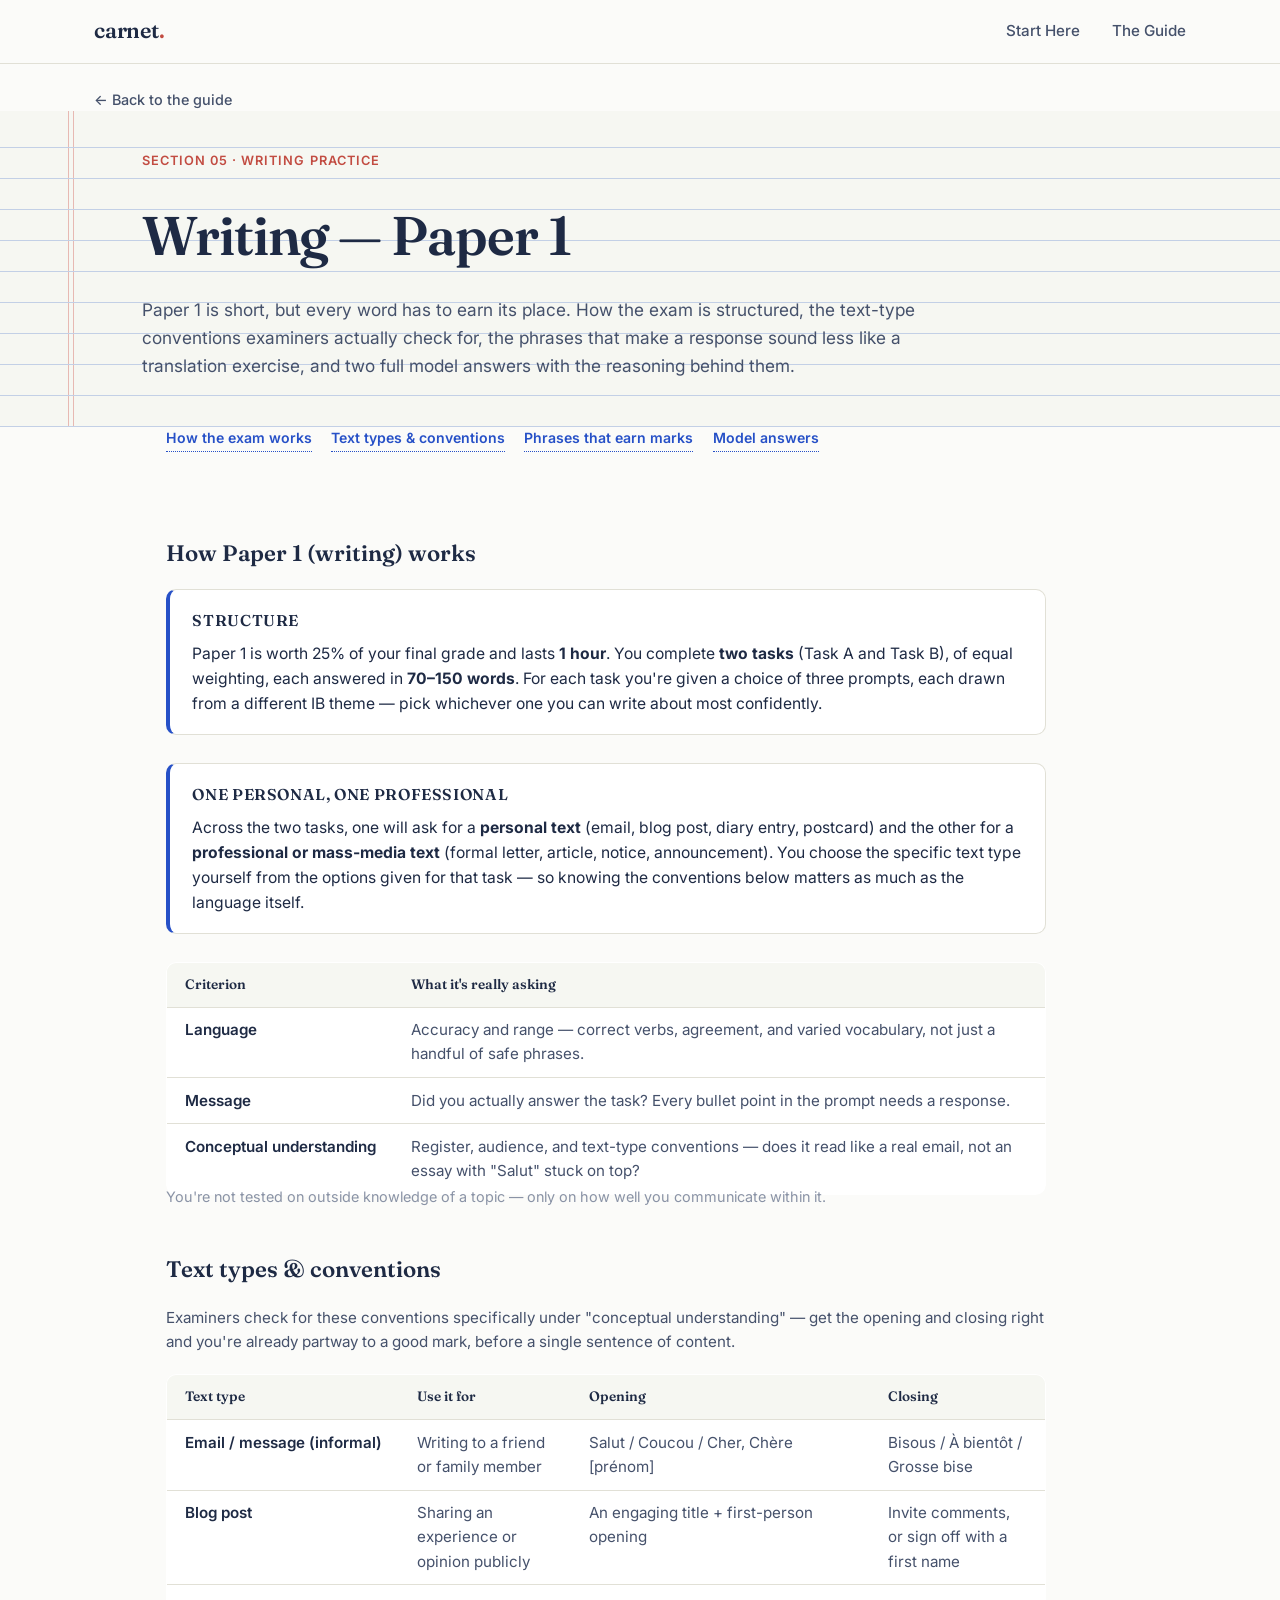
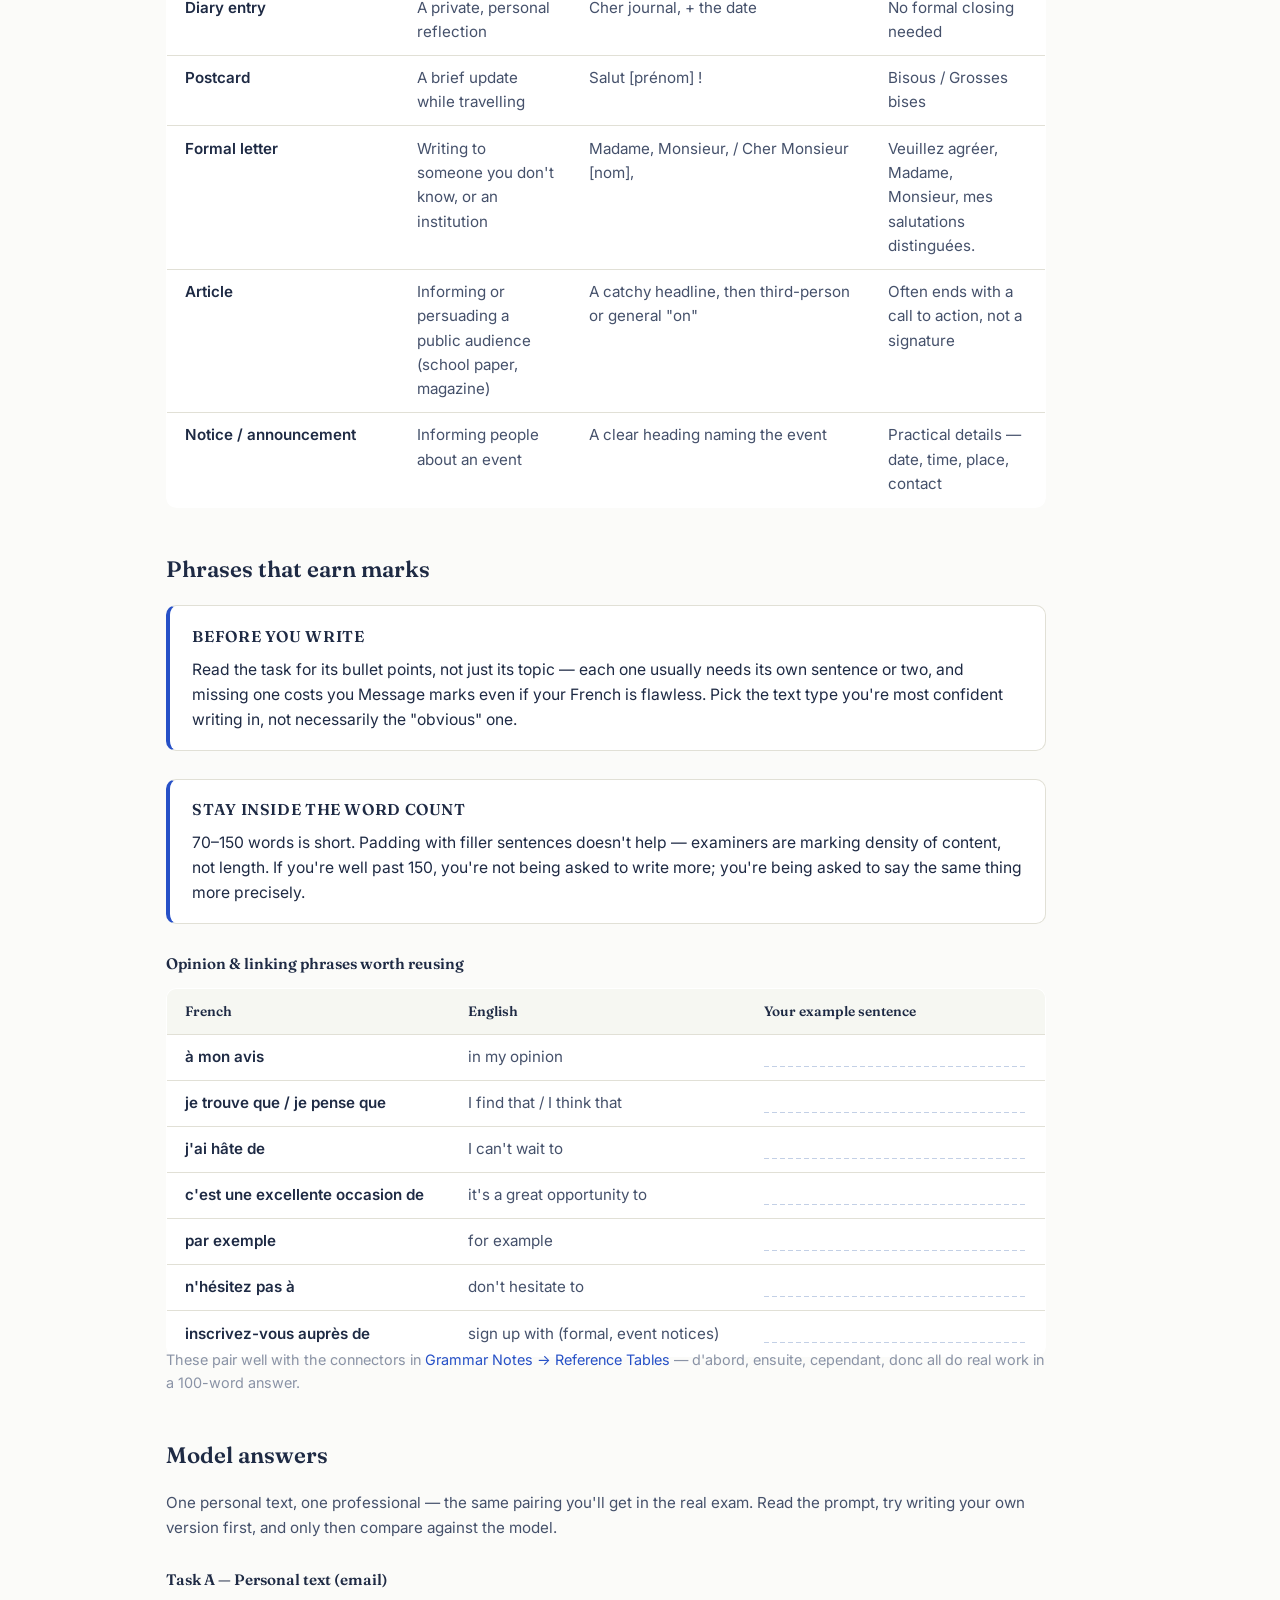
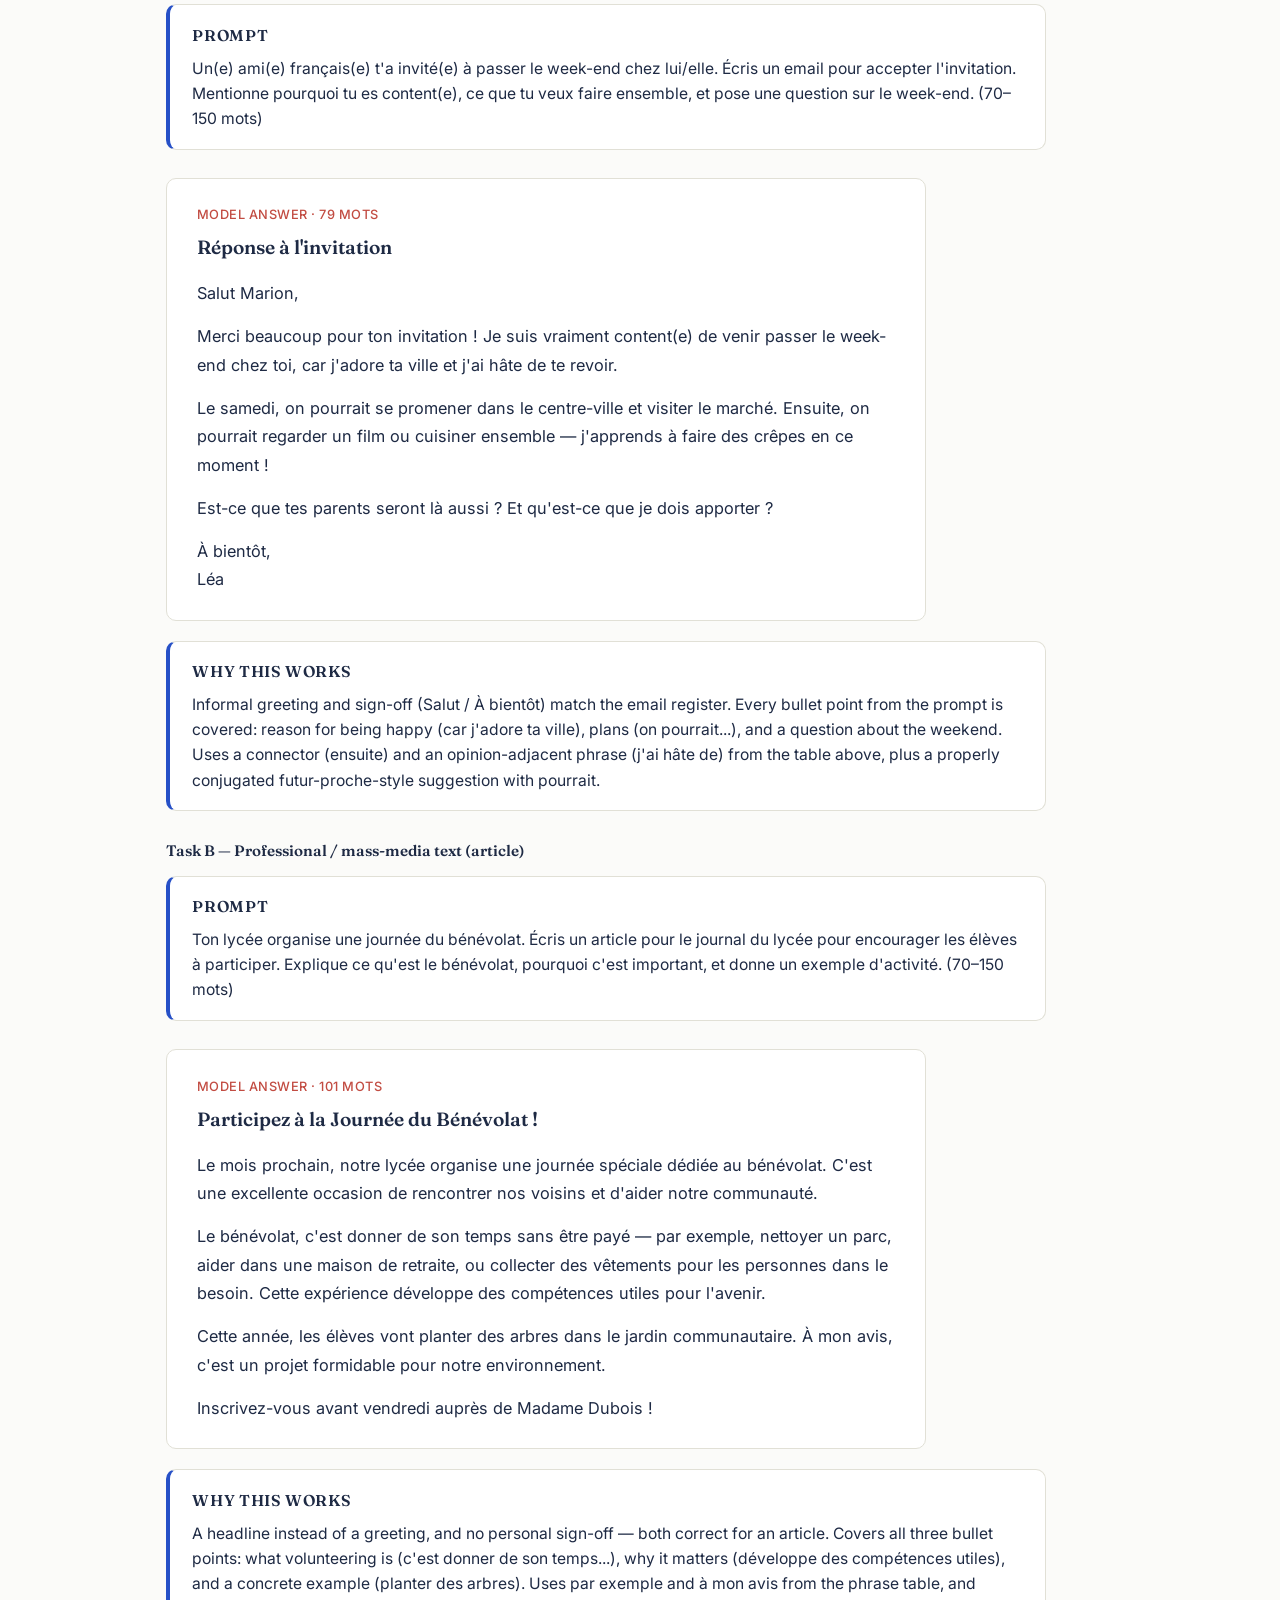
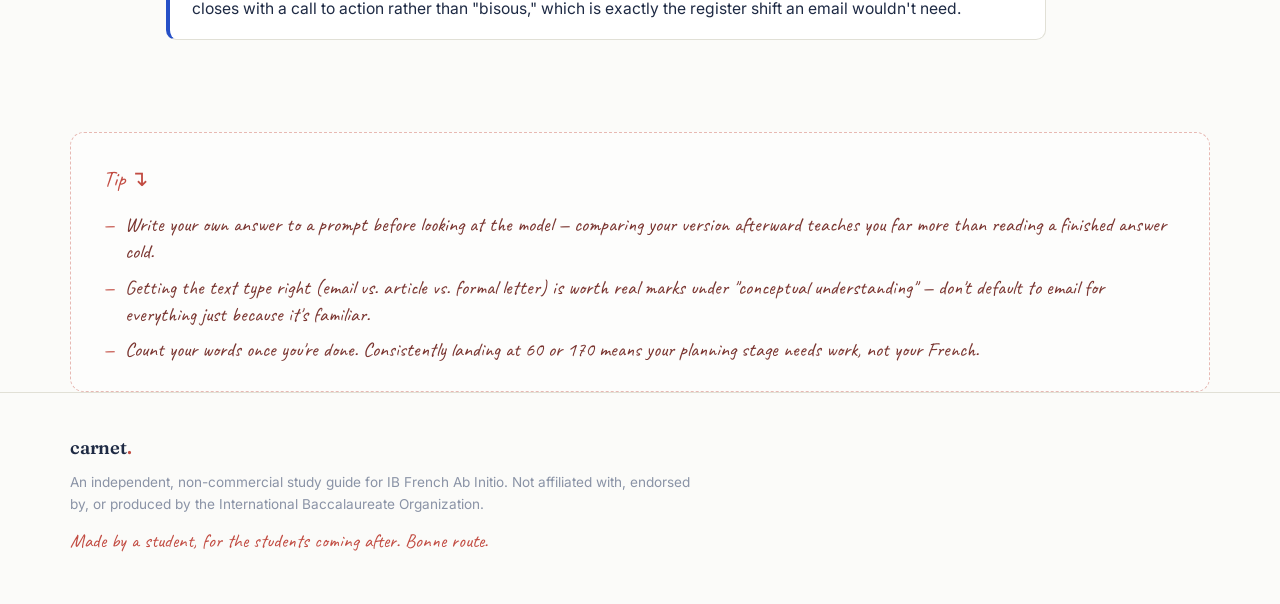
<file: writing-practice.html>
<!DOCTYPE html>
<html lang="en">
<head>
<meta charset="UTF-8">
<meta name="viewport" content="width=device-width, initial-scale=1.0">
<title>Writing Practice — Paper 1 | Carnet, IB French Ab Initio Guide</title>
<meta name="description" content="IB French Ab Initio Paper 1 writing: how the exam works, text-type conventions, useful phrases, and two model answers with annotations.">

<link rel="preconnect" href="https://fonts.googleapis.com">
<link rel="preconnect" href="https://fonts.gstatic.com" crossorigin>
<link href="https://fonts.googleapis.com/css2?family=Fraunces:ital,opsz,wght@0,9..144,400;0,9..144,500;0,9..144,600;0,9..144,700;0,9..144,900;1,9..144,500;1,9..144,600&family=Inter:wght@400;500;600;700&family=Caveat:wght@600;700&display=swap" rel="stylesheet">

<style>
/* =========================================================
   Carnet — IB French Ab Initio study guide
   Design language: French school notebook (cahier Seyès
   ruling, red correction-pen ink, Bic-blue accent) rendered
   with editorial type. See design notes at bottom of file.
   ========================================================= */

:root {
  /* colour */
  --paper:        #F6F7F2;
  --paper-flat:   #FBFBF9;
  --card-bg:      #FFFFFF;
  --ink:          #1E2A44;
  --ink-soft:     #45516B;
  --muted:        #8A93A6;
  --rule-blue:    #C3D0E6;
  --rule-red:     #C24C42;
  --rule-red-soft:#E7B9B3;
  --accent-blue:  #2650C7;
  --line:         #E1E0D6;

  /* type */
  --font-display: "Fraunces", Georgia, serif;
  --font-body:    "Inter", -apple-system, BlinkMacSystemFont, "Segoe UI", sans-serif;
  --font-hand:    "Caveat", cursive;

  /* layout */
  --max-w: 1140px;
  --radius: 10px;
}

/* ---------- reset ---------- */
*, *::before, *::after { box-sizing: border-box; }
html { scroll-behavior: smooth; }
@media (prefers-reduced-motion: reduce) {
  html { scroll-behavior: auto; }
  *, *::before, *::after { animation-duration: 0.001ms !important; transition-duration: 0.001ms !important; }
}

body {
  margin: 0;
  background: var(--paper-flat);
  color: var(--ink-soft);
  font-family: var(--font-body);
  font-size: 16px;
  line-height: 1.6;
  -webkit-font-smoothing: antialiased;
}

h1, h2, h3 { font-family: var(--font-display); color: var(--ink); margin: 0; }
p { margin: 0; }
ul { margin: 0; padding: 0; list-style: none; }
a { color: inherit; text-decoration: none; }
img { max-width: 100%; display: block; }
em { color: var(--rule-red); font-style: italic; }

.sr-only {
  position: absolute; width: 1px; height: 1px;
  padding: 0; margin: -1px; overflow: hidden;
  clip: rect(0,0,0,0); white-space: nowrap; border: 0;
}

.skip-link {
  position: absolute; left: -999px; top: 0;
  background: var(--ink); color: var(--paper);
  padding: 0.75rem 1.25rem; z-index: 100;
  border-radius: 0 0 8px 0;
}
.skip-link:focus { left: 0; }

a:focus-visible,
button:focus-visible {
  outline: 2px solid var(--accent-blue);
  outline-offset: 3px;
  border-radius: 4px;
}

/* ---------- notebook ruling (signature element) ---------- */
.notebook-page {
  position: relative;
  background-color: var(--paper);
  background-image:
    repeating-linear-gradient(
      to bottom,
      transparent 0,
      transparent 30px,
      var(--rule-blue) 30px,
      var(--rule-blue) 31px
    ),
    linear-gradient(
      to right,
      transparent 0,
      transparent 68px,
      var(--rule-red-soft) 68px,
      var(--rule-red-soft) 69px,
      transparent 69px,
      transparent 73px,
      var(--rule-red-soft) 73px,
      var(--rule-red-soft) 74px,
      transparent 74px
    );
  background-position: 0 6px, 0 0;
}

@media (max-width: 640px) {
  .notebook-page { background-image:
    repeating-linear-gradient(
      to bottom, transparent 0, transparent 26px,
      var(--rule-blue) 26px, var(--rule-blue) 27px
    );
  }
}

/* ---------- top bar ---------- */
.topbar {
  position: sticky; top: 0; z-index: 50;
  background: rgba(251, 251, 249, 0.9);
  backdrop-filter: blur(6px);
  border-bottom: 1px solid var(--line);
}
.topbar__inner {
  max-width: var(--max-w);
  margin: 0 auto;
  padding: 0.9rem 1.5rem;
  display: flex;
  align-items: center;
  justify-content: space-between;
}

.wordmark {
  font-family: var(--font-display);
  font-weight: 600;
  font-size: 1.35rem;
  letter-spacing: -0.01em;
  color: var(--ink);
}
.wordmark .dot { color: var(--rule-red); }
.wordmark--small { font-size: 1.15rem; }

.topnav { display: flex; gap: 2rem; }
.topnav a {
  font-size: 0.95rem;
  font-weight: 500;
  color: var(--ink-soft);
  position: relative;
  padding-bottom: 2px;
}
.topnav a:hover { color: var(--accent-blue); }
.topnav a::after {
  content: "";
  position: absolute; left: 0; right: 0; bottom: -3px;
  height: 2px; background: var(--rule-red);
  transform: scaleX(0); transform-origin: left;
  transition: transform 0.2s ease;
}
.topnav a:hover::after { transform: scaleX(1); }

.nav-toggle {
  display: none;
  flex-direction: column;
  justify-content: center;
  gap: 5px;
  width: 36px; height: 36px;
  background: none; border: none; cursor: pointer;
}
.nav-toggle span {
  display: block; height: 2px; width: 100%;
  background: var(--ink);
}

@media (max-width: 720px) {
  .nav-toggle { display: flex; }
  .topnav {
    position: absolute; top: 100%; left: 0; right: 0;
    background: var(--paper-flat);
    flex-direction: column;
    gap: 0;
    border-bottom: 1px solid var(--line);
    max-height: 0;
    overflow: hidden;
    transition: max-height 0.25s ease;
  }
  .topnav.is-open { max-height: 200px; }
  .topnav a {
    padding: 1rem 1.5rem;
    border-top: 1px solid var(--line);
  }
  .topnav a::after { display: none; }
}

/* ---------- hero ---------- */
.hero {
  padding: 4.5rem 1.5rem 3.5rem;
}

.hero__row {
  max-width: var(--max-w);
  margin: 0 auto;
  gap: 3rem;
}

.hero__inner { padding-left: 4.5rem; }

.eyebrow {
  font-size: 0.8rem;
  font-weight: 600;
  letter-spacing: 0.08em;
  text-transform: uppercase;
  color: var(--rule-red);
  margin-bottom: 1.25rem;
}

.hero__title {
  font-size: clamp(2.75rem, 6vw, 4.75rem);
  font-weight: 600;
  line-height: 1.02;
  letter-spacing: -0.02em;
  margin-bottom: 1.5rem;
}

.hero__lede {
  max-width: 42em;
  font-size: 1.15rem;
  color: var(--ink-soft);
  margin-bottom: 2rem;
}

.hero__actions {
  display: flex;
  flex-wrap: wrap;
  gap: 1rem;
  margin-bottom: 1.1rem;
}

.btn {
  display: inline-flex;
  align-items: center;
  gap: 0.4rem;
  padding: 0.85rem 1.5rem;
  border-radius: 999px;
  font-weight: 600;
  font-size: 0.98rem;
  transition: transform 0.15s ease, box-shadow 0.15s ease, background 0.15s ease;
}
.btn--primary {
  background: var(--ink);
  color: var(--paper-flat);
}
.btn--primary:hover { background: var(--accent-blue); transform: translateY(-1px); }
.btn--ghost {
  border: 1.5px solid var(--ink);
  color: var(--ink);
}
.btn--ghost:hover { border-color: var(--accent-blue); color: var(--accent-blue); }

.hero__note {
  font-family: var(--font-hand);
  font-size: 1.25rem;
  color: var(--rule-red);
  transform: rotate(-1deg);
}

/* stat card, styled like a stamped index/exam card */
.statcard {
  background: var(--card-bg);
  border: 1px solid var(--line);
  border-radius: var(--radius);
  padding: 1.75rem 1.75rem 1.5rem;
  box-shadow: 0 18px 40px -24px rgba(30, 42, 68, 0.35);
  margin-left: 4.5rem;
  margin-right: 1.5rem;
  position: relative;
  transform: rotate(1.1deg);
}
.statcard::before {
  content: "";
  position: absolute; inset: 8px;
  border: 1px dashed var(--rule-blue);
  border-radius: 6px;
  pointer-events: none;
}
.statcard__title {
  font-family: var(--font-display);
  font-size: 1.05rem;
  font-weight: 600;
  color: var(--ink);
  margin-bottom: 1.1rem;
}
.statcard__list { display: flex; flex-direction: column; gap: 0.9rem; }
.statcard__list li {
  display: flex;
  align-items: baseline;
  gap: 0.9rem;
  padding-bottom: 0.9rem;
  border-bottom: 1px dotted var(--line);
}
.statcard__list li:last-child { border-bottom: none; padding-bottom: 0; }
.statcard__num {
  font-family: var(--font-display);
  font-weight: 700;
  font-size: 1.6rem;
  color: var(--accent-blue);
  min-width: 3.2rem;
}
.statcard__pct { font-size: 1rem; }
.statcard__label {
  font-size: 0.92rem;
  color: var(--ink-soft);
  line-height: 1.35;
}
.statcard__label small { color: var(--muted); }
.statcard__foot {
  margin-top: 1.1rem;
  padding-top: 1rem;
  border-top: 1px solid var(--line);
  font-size: 0.85rem;
  color: var(--muted);
  font-style: italic;
}

@media (min-width: 900px) {
  .hero__row { display: flex; align-items: flex-start; }
  .hero__inner { flex: 1.35; }
  .statcard { flex: 1; margin-top: 0.5rem; }
}
@media (max-width: 899px) {
  .hero__inner { padding-left: 2.25rem; }
  .statcard { margin-left: 2.25rem; margin-right: 0; margin-top: 2.5rem; transform: none; }
}
@media (max-width: 640px) {
  .hero__inner { padding-left: 1.25rem; }
  .statcard { margin-left: 1.25rem; margin-right: 1.25rem; }
}

/* ---------- section heading ---------- */
.section-heading {
  font-size: clamp(1.7rem, 3.2vw, 2.3rem);
  font-weight: 600;
  display: flex;
  align-items: baseline;
  gap: 0.85rem;
  margin-bottom: 0.5rem;
}
.section-heading__num {
  font-size: 1.1rem;
  color: var(--rule-red);
  font-weight: 700;
  letter-spacing: 0.04em;
}

/* ---------- start here ---------- */
.start-here {
  padding: 4rem 1.5rem 3rem;
}
.start-here > * { max-width: var(--max-w); margin-left: auto; margin-right: auto; }
.start-here .section-heading { padding-left: 4.5rem; }

.start-here__grid {
  display: grid;
  grid-template-columns: 1fr 1fr;
  gap: 2.5rem;
  padding-left: 4.5rem;
  padding-right: 1.5rem;
  margin-top: 2rem;
}
.start-here__block h3 {
  font-size: 1.25rem;
  font-weight: 600;
  margin-bottom: 0.85rem;
}
.start-here__block p { margin-bottom: 0.9rem; font-size: 0.98rem; }
.start-here__block p:last-child { margin-bottom: 0; }

.mini-stats { margin: 1.1rem 0; display: flex; flex-direction: column; gap: 0.7rem; }
.mini-stats li {
  font-size: 0.92rem;
  color: var(--ink-soft);
  padding-left: 1rem;
  border-left: 2px solid var(--rule-blue);
}
.mini-stats li strong {
  display: block;
  color: var(--ink);
  font-family: var(--font-display);
  font-size: 0.98rem;
  margin-bottom: 0.15rem;
}

@media (max-width: 899px) {
  .start-here .section-heading,
  .start-here__grid { padding-left: 2.25rem; }
  .start-here__grid { grid-template-columns: 1fr; gap: 2rem; }
}
@media (max-width: 640px) {
  .start-here .section-heading,
  .start-here__grid { padding-left: 1.25rem; padding-right: 1.25rem; }
}

/* marginalia — handwritten red-pen tips */
.marginalia {
  margin-top: 3rem;
  margin-left: 4.5rem;
  margin-right: 1.5rem;
  padding: 1.75rem 2rem;
  border: 1.5px dashed var(--rule-red-soft);
  border-radius: 14px;
  background: rgba(255,255,255,0.55);
}
.marginalia__title {
  font-family: var(--font-hand);
  font-size: 1.4rem;
  color: var(--rule-red);
  margin-bottom: 0.9rem;
}
.marginalia__list { display: flex; flex-direction: column; gap: 0.55rem; }
.marginalia__list li {
  font-family: var(--font-hand);
  font-size: 1.25rem;
  line-height: 1.35;
  color: #7a3530;
  position: relative;
  padding-left: 1.4rem;
}
.marginalia__list li::before {
  content: "—";
  position: absolute; left: 0;
  color: var(--rule-red);
}

@media (max-width: 899px) {
  .marginalia { margin-left: 2.25rem; }
}
@media (max-width: 640px) {
  .marginalia { margin-left: 1.25rem; margin-right: 1.25rem; padding: 1.4rem 1.5rem; }
  .marginalia__list li { font-size: 1.15rem; }
}

/* ---------- sections grid ---------- */
.sections {
  padding: 4.5rem 1.5rem 5rem;
  background: var(--paper-flat);
}
.sections__head,
.card-grid { max-width: var(--max-w); margin: 0 auto; }

.sections__intro {
  margin-top: 0.6rem;
  color: var(--muted);
  font-size: 1rem;
  max-width: 40em;
}

.card-grid {
  margin-top: 2.5rem;
  display: grid;
  grid-template-columns: repeat(2, 1fr);
  gap: 1.25rem;
}

.card {
  position: relative;
  background: var(--card-bg);
  border: 1px solid var(--line);
  border-radius: var(--radius);
  padding: 1.5rem 1.6rem 1.4rem;
  display: block;
  transition: transform 0.15s ease, box-shadow 0.15s ease, border-color 0.15s ease;
}
a.card { cursor: pointer; }
.card[aria-disabled="true"] { opacity: 0.62; }

a.card:hover {
  transform: translateY(-3px);
  border-color: var(--accent-blue);
  box-shadow: 0 18px 34px -24px rgba(30, 42, 68, 0.45);
}

.card__num {
  display: block;
  font-family: var(--font-display);
  font-weight: 700;
  font-size: 1.5rem;
  color: var(--rule-blue);
  margin-bottom: 0.6rem;
}
.card--live .card__num { color: var(--rule-red); }

.card__badge {
  position: absolute;
  top: 1.5rem; right: 1.5rem;
  font-size: 0.7rem;
  font-weight: 600;
  letter-spacing: 0.03em;
  text-transform: uppercase;
  color: var(--muted);
  border: 1px solid var(--line);
  border-radius: 999px;
  padding: 0.25rem 0.65rem;
}
.card__badge--live {
  color: #1F7A4D;
  border-color: #B9DFC7;
  background: #EEF8F1;
}

.card__title {
  font-size: 1.15rem;
  font-weight: 600;
  margin-bottom: 0.5rem;
  padding-right: 5.5rem;
}
.card__desc {
  font-size: 0.92rem;
  color: var(--ink-soft);
  line-height: 1.5;
}

@media (max-width: 720px) {
  .card-grid { grid-template-columns: 1fr; }
  .card__title { padding-right: 6rem; }
}

/* ---------- footer ---------- */
.footer {
  border-top: 1px solid var(--line);
  padding: 2.5rem 1.5rem 3rem;
  background: var(--paper-flat);
}
.footer__inner {
  max-width: var(--max-w);
  margin: 0 auto;
  display: flex;
  flex-direction: column;
  gap: 0.6rem;
}
.footer__text {
  font-size: 0.85rem;
  color: var(--muted);
  max-width: 46em;
}
.footer__signoff {
  font-family: var(--font-hand);
  font-size: 1.2rem;
  color: var(--rule-red);
}

/* ---------- sub-page breadcrumb ---------- */
.breadcrumb {
  display: block;
  max-width: var(--max-w);
  margin: 1.5rem auto 0;
  padding: 0 1.5rem;
  font-size: 0.9rem;
  font-weight: 500;
  color: var(--ink-soft);
}
.breadcrumb:hover { color: var(--accent-blue); }

/* ---------- sub-page hero (smaller version of homepage hero) ---------- */
.page-hero {
  padding: 2.5rem 1.5rem 3rem;
}
.page-hero__inner {
  max-width: var(--max-w);
  margin: 0 auto;
  padding-left: 4.5rem;
}
.page-hero__title {
  font-size: clamp(2.2rem, 4.5vw, 3.4rem);
  font-weight: 600;
  letter-spacing: -0.02em;
  margin-bottom: 1.1rem;
}
.page-hero__lede {
  max-width: 46em;
  font-size: 1.08rem;
  color: var(--ink-soft);
}
@media (max-width: 899px) {
  .page-hero__inner { padding-left: 2.25rem; }
}
@media (max-width: 640px) {
  .page-hero__inner { padding-left: 1.25rem; }
}

/* ---------- jump nav (in-page anchor links) ---------- */
.jump-nav {
  max-width: var(--max-w);
  margin: 0 auto;
  padding: 0 1.5rem 2.5rem 6rem;
  display: flex;
  flex-wrap: wrap;
  gap: 0.6rem 1.2rem;
}
.jump-nav a {
  font-size: 0.88rem;
  font-weight: 600;
  color: var(--accent-blue);
  border-bottom: 1px dotted var(--accent-blue);
  padding-bottom: 1px;
}
.jump-nav a:hover { color: var(--rule-red); border-color: var(--rule-red); }
@media (max-width: 899px) {
  .jump-nav { padding-left: 3.75rem; }
}
@media (max-width: 640px) {
  .jump-nav { padding-left: 1.75rem; }
}

/* ---------- theme topic blocks + vocab tables ---------- */
.topic {
  max-width: var(--max-w);
  margin: 0 auto;
  padding: 2.75rem 1.5rem 0 6rem;
  scroll-margin-top: 5.5rem;
}
.topic:last-of-type { padding-bottom: 3rem; }
@media (max-width: 899px) {
  .topic { padding-left: 3.75rem; }
}
@media (max-width: 640px) {
  .topic { padding-left: 1.75rem; padding-right: 1.25rem; }
}

.topic__title {
  font-size: 1.4rem;
  font-weight: 600;
  margin-bottom: 1.1rem;
  display: flex;
  align-items: baseline;
  gap: 0.6rem;
}
.topic__title span {
  font-family: var(--font-hand);
  font-size: 1.15rem;
  color: var(--rule-red);
}

.topic__sublabel {
  font-family: var(--font-display);
  font-weight: 600;
  font-size: 0.95rem;
  color: var(--ink);
  margin: 1.75rem 0 0.75rem;
}
.topic__sublabel:first-of-type { margin-top: 0; }

.table-scroll {
  max-width: 880px;
  overflow-x: auto;
  -webkit-overflow-scrolling: touch;
  border-radius: var(--radius);
}

.vocab-table {
  width: 100%;
  max-width: 880px;
  border-collapse: collapse;
  background: var(--card-bg);
  border: 1px solid var(--line);
  border-radius: var(--radius);
  overflow: hidden;
}.vocab-table th {
  text-align: left;
  font-family: var(--font-display);
  font-size: 0.85rem;
  font-weight: 600;
  color: var(--ink);
  background: var(--paper);
  padding: 0.7rem 1.1rem;
  border-bottom: 1px solid var(--line);
}
.vocab-table td {
  padding: 0.65rem 1.1rem;
  font-size: 0.95rem;
  color: var(--ink-soft);
  border-bottom: 1px solid var(--line);
  vertical-align: top;
}
.vocab-table tr:last-child td { border-bottom: none; }
.vocab-table td.fr { font-weight: 600; color: var(--ink); white-space: nowrap; }
.vocab-table th:nth-child(3), .vocab-table td:nth-child(3) { width: 34%; }
.vocab-table td.blank {
  position: relative;
}
.vocab-table td.blank::after {
  content: "";
  display: block;
  height: 1px;
  margin-top: 1.3rem;
  background-image: linear-gradient(to right, var(--rule-blue) 60%, transparent 0%);
  background-size: 8px 1px;
  background-repeat: repeat-x;
}

@media (max-width: 640px) {
  .vocab-table { font-size: 0.85rem; min-width: 560px; }
  .vocab-table th, .vocab-table td { padding: 0.55rem 0.7rem; }
  .table-scroll { border: 1px solid var(--line); }
  .table-scroll .vocab-table { border: none; border-radius: 0; }
}

/* ---------- grammar-page components ---------- */
.formula-box {
  max-width: 880px;
  background: var(--card-bg);
  border: 1px solid var(--line);
  border-left: 4px solid var(--accent-blue);
  border-radius: var(--radius);
  padding: 1.1rem 1.4rem;
  margin: 0.25rem 0 1.75rem;
}
.formula-box__label {
  font-family: var(--font-display);
  font-weight: 600;
  font-size: 0.85rem;
  text-transform: uppercase;
  letter-spacing: 0.04em;
  color: var(--accent-blue);
  margin-bottom: 0.5rem;
}
.formula-box p { font-size: 0.98rem; color: var(--ink); margin-bottom: 0.5rem; }
.formula-box p:last-child { margin-bottom: 0; }
.formula-box code {
  font-family: var(--font-body);
  background: var(--paper);
  padding: 0.1rem 0.45rem;
  border-radius: 4px;
  font-weight: 600;
  color: var(--ink);
}
.formula-box .eg { color: var(--ink-soft); font-size: 0.92rem; }
.formula-box .eg + .eg { margin-top: -0.3rem; }

/* ---------- reading-practice components ---------- */
.practice-text {
  max-width: 760px;
  background: var(--card-bg);
  border: 1px solid var(--line);
  border-radius: var(--radius);
  padding: 1.6rem 1.85rem;
  margin: 0 0 1.25rem;
  font-size: 1.02rem;
  line-height: 1.75;
  color: var(--ink);
}
.practice-text__title {
  font-family: var(--font-display);
  font-weight: 600;
  margin-bottom: 0.9rem;
  font-size: 1.2rem;
  color: var(--ink);
}
.practice-text__title small {
  display: block;
  font-family: var(--font-body);
  font-weight: 500;
  font-size: 0.8rem;
  text-transform: uppercase;
  letter-spacing: 0.04em;
  color: var(--rule-red);
  margin-bottom: 0.3rem;
}
.practice-text p { margin-bottom: 0.9rem; }
.practice-text p:last-child { margin-bottom: 0; }

.qa-list { max-width: 880px; margin: 0 0 2rem; }
.qa-item { border-bottom: 1px solid var(--line); padding: 0.9rem 0; }
.qa-item:first-child { padding-top: 0; }
.qa-item:last-child { border-bottom: none; padding-bottom: 0; }
.qa-item__q { font-weight: 600; color: var(--ink); margin-bottom: 0.2rem; font-size: 0.98rem; }
.qa-item__q-en { font-size: 0.85rem; color: var(--ink-soft); font-style: italic; margin-bottom: 0.5rem; }
.qa-item details { margin-top: 0.5rem; }
.qa-item summary {
  cursor: pointer;
  color: var(--accent-blue);
  font-weight: 600;
  font-size: 0.88rem;
  list-style: none;
  display: inline-block;
}
.qa-item summary::-webkit-details-marker { display: none; }
.qa-item summary::before { content: "▸ "; }
.qa-item details[open] summary::before { content: "▾ "; }
.qa-item .answer {
  margin-top: 0.6rem;
  padding: 0.75rem 1rem;
  background: var(--paper);
  border-radius: 8px;
  font-size: 0.94rem;
  color: var(--ink);
}

/* =========================================================
   Design notes (kept for future passes):
   Signature = cahier Seyès ruling (horizontal rule + double
   red margin) applied only to the "written" sections (hero,
   start-here), left plain for the sitemap/card grid — so the
   notebook motif reads as a place, not a texture slapped on
   everything. Handwriting face reserved strictly for the
   red-ink marginalia, never for real content, so it stays a
   garnish rather than a readability problem.
   ========================================================= */

</style>
</head>
<body>

<a class="skip-link" href="#main">Skip to content</a>

<header class="topbar">
  <div class="topbar__inner">
    <a href="index.html" class="wordmark">carnet<span class="dot">.</span></a>

    <button class="nav-toggle" id="navToggle" aria-expanded="false" aria-controls="topnav">
      <span></span><span></span><span></span>
      <span class="sr-only">Menu</span>
    </button>

    <nav class="topnav" id="topnav" aria-label="Primary">
      <a href="index.html#start-here">Start Here</a>
      <a href="index.html#sections">The Guide</a>
    </nav>
  </div>
</header>

<main id="main">

  <a class="breadcrumb" href="index.html#sections">← Back to the guide</a>

  <section class="page-hero notebook-page">
    <div class="page-hero__inner">
      <p class="eyebrow">Section 05 · Writing Practice</p>
      <h1 class="page-hero__title">Writing — Paper 1</h1>
      <p class="page-hero__lede">Paper 1 is short, but every word has to earn its place. How the exam is structured, the text-type conventions examiners actually check for, the phrases that make a response sound less like a translation exercise, and two full model answers with the reasoning behind them.</p>
    </div>
  </section>

  <nav class="jump-nav" aria-label="Jump to topic">
    <a href="#format">How the exam works</a>
    <a href="#text-types">Text types &amp; conventions</a>
    <a href="#approach">Phrases that earn marks</a>
    <a href="#practice">Model answers</a>
  </nav>

  <section class="topic" id="format">
    <h2 class="topic__title">How Paper 1 (writing) works</h2>

    <div class="formula-box">
      <p class="formula-box__label">Structure</p>
      <p>Paper 1 is worth 25% of your final grade and lasts <strong>1 hour</strong>. You complete <strong>two tasks</strong> (Task A and Task B), of equal weighting, each answered in <strong>70–150 words</strong>. For each task you're given a choice of three prompts, each drawn from a different IB theme — pick whichever one you can write about most confidently.</p>
    </div>

    <div class="formula-box">
      <p class="formula-box__label">One personal, one professional</p>
      <p>Across the two tasks, one will ask for a <strong>personal text</strong> (email, blog post, diary entry, postcard) and the other for a <strong>professional or mass-media text</strong> (formal letter, article, notice, announcement). You choose the specific text type yourself from the options given for that task — so knowing the conventions below matters as much as the language itself.</p>
    </div>

    <div class="table-scroll">
    <table class="vocab-table">
      <thead><tr><th>Criterion</th><th>What it's really asking</th></tr></thead>
      <tbody>
        <tr><td class="fr">Language</td><td>Accuracy and range — correct verbs, agreement, and varied vocabulary, not just a handful of safe phrases.</td></tr>
        <tr><td class="fr">Message</td><td>Did you actually answer the task? Every bullet point in the prompt needs a response.</td></tr>
        <tr><td class="fr">Conceptual understanding</td><td>Register, audience, and text-type conventions — does it read like a real email, not an essay with "Salut" stuck on top?</td></tr>
      </tbody>
    </table>
    </div>
    <p style="max-width:880px; margin-top:-0.6rem; font-size:0.9rem; color:var(--muted);">You're not tested on outside knowledge of a topic — only on how well you communicate within it.</p>
  </section>

  <section class="topic" id="text-types">
    <h2 class="topic__title">Text types &amp; conventions</h2>
    <p style="max-width:880px; margin-bottom:1.25rem; font-size:0.95rem; color:var(--ink-soft);">Examiners check for these conventions specifically under "conceptual understanding" — get the opening and closing right and you're already partway to a good mark, before a single sentence of content.</p>

    <div class="table-scroll table-scroll--wide">
    <table class="vocab-table conj-table">
      <thead><tr><th>Text type</th><th>Use it for</th><th>Opening</th><th>Closing</th></tr></thead>
      <tbody>
        <tr><td class="fr">Email / message (informal)</td><td>Writing to a friend or family member</td><td>Salut / Coucou / Cher, Chère [prénom]</td><td>Bisous / À bientôt / Grosse bise</td></tr>
        <tr><td class="fr">Blog post</td><td>Sharing an experience or opinion publicly</td><td>An engaging title + first-person opening</td><td>Invite comments, or sign off with a first name</td></tr>
        <tr><td class="fr">Diary entry</td><td>A private, personal reflection</td><td>Cher journal, + the date</td><td>No formal closing needed</td></tr>
        <tr><td class="fr">Postcard</td><td>A brief update while travelling</td><td>Salut [prénom] !</td><td>Bisous / Grosses bises</td></tr>
        <tr><td class="fr">Formal letter</td><td>Writing to someone you don't know, or an institution</td><td>Madame, Monsieur, / Cher Monsieur [nom],</td><td>Veuillez agréer, Madame, Monsieur, mes salutations distinguées.</td></tr>
        <tr><td class="fr">Article</td><td>Informing or persuading a public audience (school paper, magazine)</td><td>A catchy headline, then third-person or general "on"</td><td>Often ends with a call to action, not a signature</td></tr>
        <tr><td class="fr">Notice / announcement</td><td>Informing people about an event</td><td>A clear heading naming the event</td><td>Practical details — date, time, place, contact</td></tr>
      </tbody>
    </table>
    </div>
  </section>

  <section class="topic" id="approach">
    <h2 class="topic__title">Phrases that earn marks</h2>

    <div class="formula-box">
      <p class="formula-box__label">Before you write</p>
      <p>Read the task for its bullet points, not just its topic — each one usually needs its own sentence or two, and missing one costs you Message marks even if your French is flawless. Pick the text type you're most confident writing in, not necessarily the "obvious" one.</p>
    </div>

    <div class="formula-box">
      <p class="formula-box__label">Stay inside the word count</p>
      <p>70–150 words is short. Padding with filler sentences doesn't help — examiners are marking density of content, not length. If you're well past 150, you're not being asked to write more; you're being asked to say the same thing more precisely.</p>
    </div>

    <p class="topic__sublabel">Opinion &amp; linking phrases worth reusing</p>
    <div class="table-scroll">
    <table class="vocab-table">
      <thead><tr><th>French</th><th>English</th><th>Your example sentence</th></tr></thead>
      <tbody>
        <tr><td class="fr">à mon avis</td><td>in my opinion</td><td class="blank"></td></tr>
        <tr><td class="fr">je trouve que / je pense que</td><td>I find that / I think that</td><td class="blank"></td></tr>
        <tr><td class="fr">j'ai hâte de</td><td>I can't wait to</td><td class="blank"></td></tr>
        <tr><td class="fr">c'est une excellente occasion de</td><td>it's a great opportunity to</td><td class="blank"></td></tr>
        <tr><td class="fr">par exemple</td><td>for example</td><td class="blank"></td></tr>
        <tr><td class="fr">n'hésitez pas à</td><td>don't hesitate to</td><td class="blank"></td></tr>
        <tr><td class="fr">inscrivez-vous auprès de</td><td>sign up with (formal, event notices)</td><td class="blank"></td></tr>
      </tbody>
    </table>
    </div>
    <p style="max-width:880px; margin-top:-0.6rem; font-size:0.9rem; color:var(--muted);">These pair well with the connectors in <a href="grammar-reference.html#connectors" style="color:var(--accent-blue);">Grammar Notes → Reference Tables</a> — d'abord, ensuite, cependant, donc all do real work in a 100-word answer.</p>
  </section>

  <section class="topic" id="practice">
    <h2 class="topic__title">Model answers</h2>
    <p style="max-width:880px; margin-bottom:1.5rem; font-size:0.95rem; color:var(--ink-soft);">One personal text, one professional — the same pairing you'll get in the real exam. Read the prompt, try writing your own version first, and only then compare against the model.</p>

    <p class="topic__sublabel">Task A — Personal text (email)</p>
    <div class="formula-box">
      <p class="formula-box__label">Prompt</p>
      <p>Un(e) ami(e) français(e) t'a invité(e) à passer le week-end chez lui/elle. Écris un email pour accepter l'invitation. Mentionne pourquoi tu es content(e), ce que tu veux faire ensemble, et pose une question sur le week-end. (70–150 mots)</p>
    </div>

    <div class="practice-text">
      <p class="practice-text__title"><small>Model answer · 79 mots</small>Réponse à l'invitation</p>
      <p>Salut Marion,</p>
      <p>Merci beaucoup pour ton invitation ! Je suis vraiment content(e) de venir passer le week-end chez toi, car j'adore ta ville et j'ai hâte de te revoir.</p>
      <p>Le samedi, on pourrait se promener dans le centre-ville et visiter le marché. Ensuite, on pourrait regarder un film ou cuisiner ensemble — j'apprends à faire des crêpes en ce moment !</p>
      <p>Est-ce que tes parents seront là aussi ? Et qu'est-ce que je dois apporter ?</p>
      <p>À bientôt,<br>Léa</p>
    </div>

    <div class="formula-box">
      <p class="formula-box__label">Why this works</p>
      <p>Informal greeting and sign-off (Salut / À bientôt) match the email register. Every bullet point from the prompt is covered: reason for being happy (car j'adore ta ville), plans (on pourrait...), and a question about the weekend. Uses a connector (ensuite) and an opinion-adjacent phrase (j'ai hâte de) from the table above, plus a properly conjugated futur-proche-style suggestion with pourrait.</p>
    </div>

    <p class="topic__sublabel">Task B — Professional / mass-media text (article)</p>
    <div class="formula-box">
      <p class="formula-box__label">Prompt</p>
      <p>Ton lycée organise une journée du bénévolat. Écris un article pour le journal du lycée pour encourager les élèves à participer. Explique ce qu'est le bénévolat, pourquoi c'est important, et donne un exemple d'activité. (70–150 mots)</p>
    </div>

    <div class="practice-text">
      <p class="practice-text__title"><small>Model answer · 101 mots</small>Participez à la Journée du Bénévolat !</p>
      <p>Le mois prochain, notre lycée organise une journée spéciale dédiée au bénévolat. C'est une excellente occasion de rencontrer nos voisins et d'aider notre communauté.</p>
      <p>Le bénévolat, c'est donner de son temps sans être payé — par exemple, nettoyer un parc, aider dans une maison de retraite, ou collecter des vêtements pour les personnes dans le besoin. Cette expérience développe des compétences utiles pour l'avenir.</p>
      <p>Cette année, les élèves vont planter des arbres dans le jardin communautaire. À mon avis, c'est un projet formidable pour notre environnement.</p>
      <p>Inscrivez-vous avant vendredi auprès de Madame Dubois !</p>
    </div>

    <div class="formula-box">
      <p class="formula-box__label">Why this works</p>
      <p>A headline instead of a greeting, and no personal sign-off — both correct for an article. Covers all three bullet points: what volunteering is (c'est donner de son temps...), why it matters (développe des compétences utiles), and a concrete example (planter des arbres). Uses par exemple and à mon avis from the phrase table, and closes with a call to action rather than "bisous," which is exactly the register shift an email wouldn't need.</p>
    </div>
  </section>

  <div class="marginalia" style="max-width: 1140px; margin-left: auto; margin-right: auto; margin-top: 1rem;" aria-label="Study tip">
    <p class="marginalia__title">Tip <span aria-hidden="true">↴</span></p>
    <ul class="marginalia__list">
      <li>Write your own answer to a prompt before looking at the model — comparing your version afterward teaches you far more than reading a finished answer cold.</li>
      <li>Getting the text type right (email vs. article vs. formal letter) is worth real marks under "conceptual understanding" — don't default to email for everything just because it's familiar.</li>
      <li>Count your words once you're done. Consistently landing at 60 or 170 means your planning stage needs work, not your French.</li>
    </ul>
  </div>

</main>

<footer class="footer">
  <div class="footer__inner">
    <a href="index.html" class="wordmark wordmark--small">carnet<span class="dot">.</span></a>
    <p class="footer__text">An independent, non-commercial study guide for IB French Ab Initio. Not affiliated with, endorsed by, or produced by the International Baccalaureate Organization.</p>
    <p class="footer__signoff">Made by a student, for the students coming after. Bonne route.</p>
  </div>
</footer>

<script>
(function () {
  const toggle = document.getElementById('navToggle');
  const nav = document.getElementById('topnav');
  if (!toggle || !nav) return;

  toggle.addEventListener('click', function () {
    const isOpen = nav.classList.toggle('is-open');
    toggle.setAttribute('aria-expanded', isOpen ? 'true' : 'false');
  });

  nav.querySelectorAll('a').forEach(function (link) {
    link.addEventListener('click', function () {
      nav.classList.remove('is-open');
      toggle.setAttribute('aria-expanded', 'false');
    });
  });
})();

</script>
</body>
</html>
</file>
